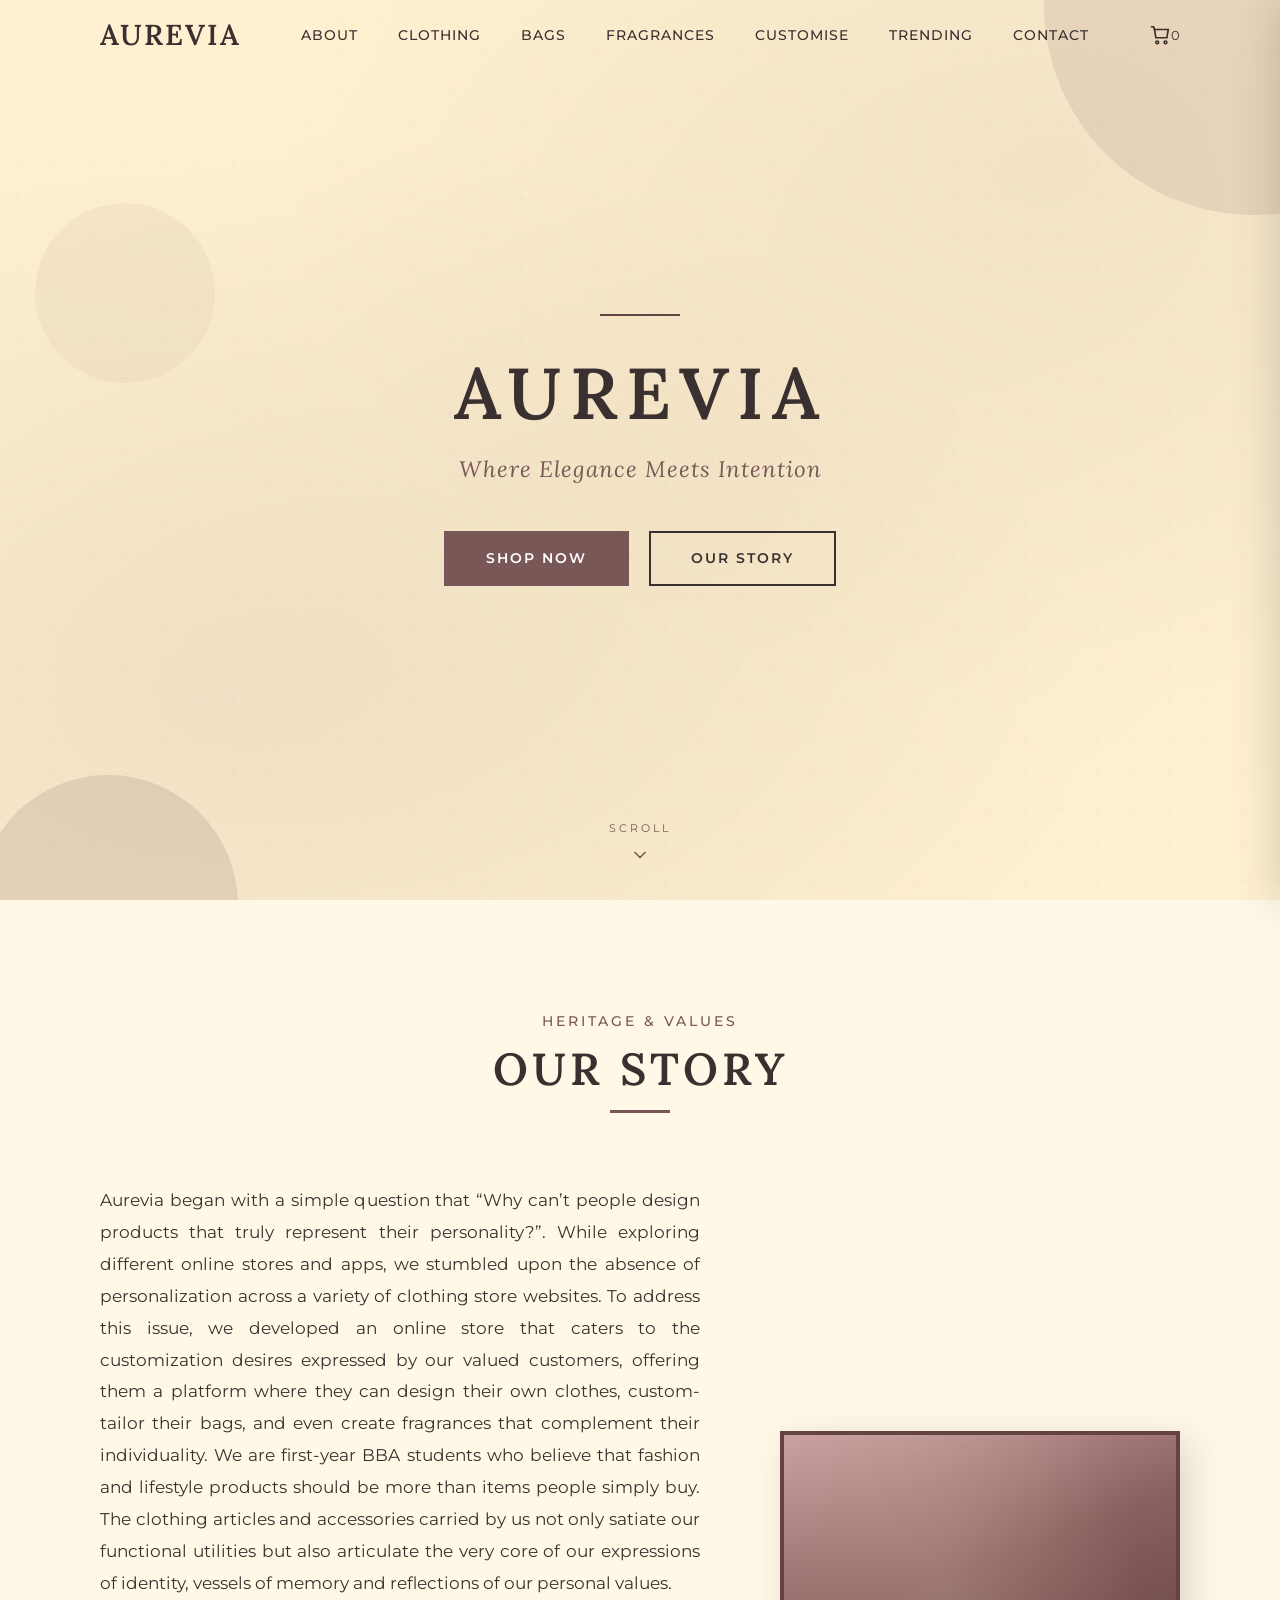
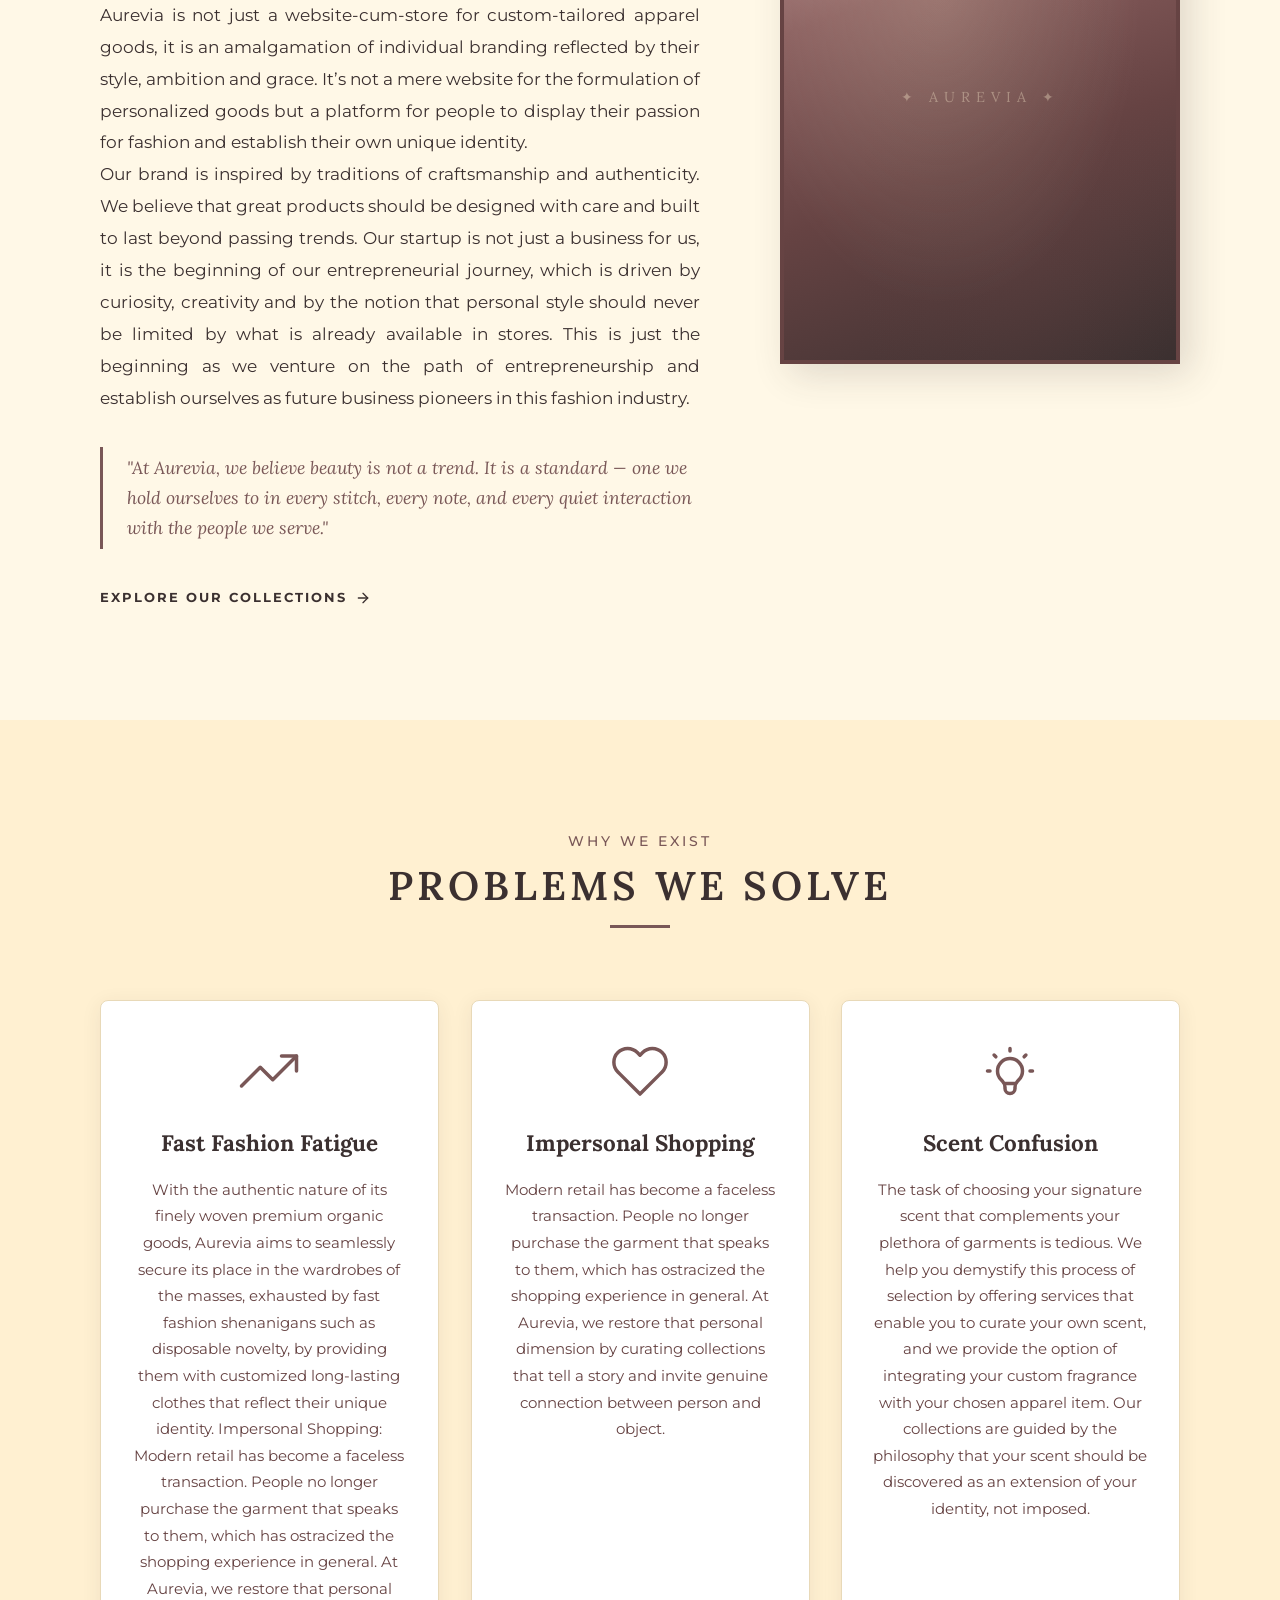
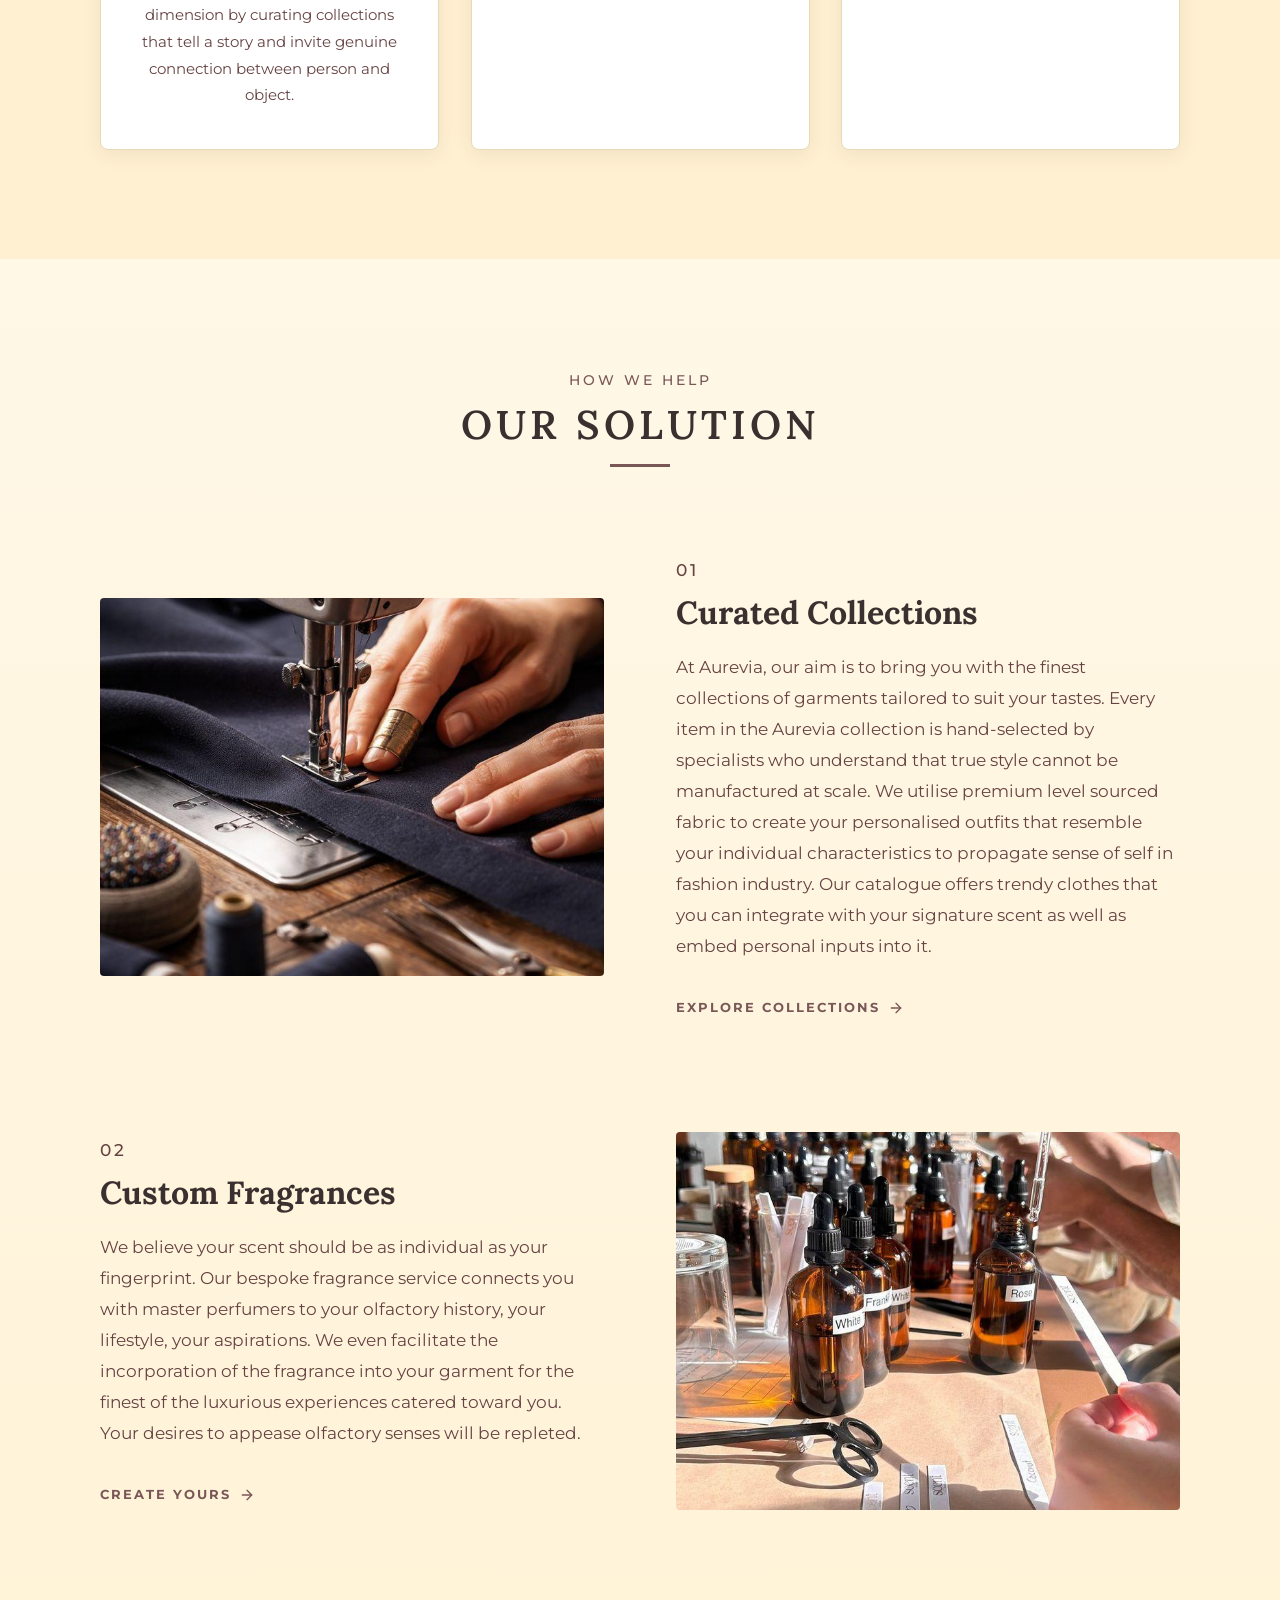
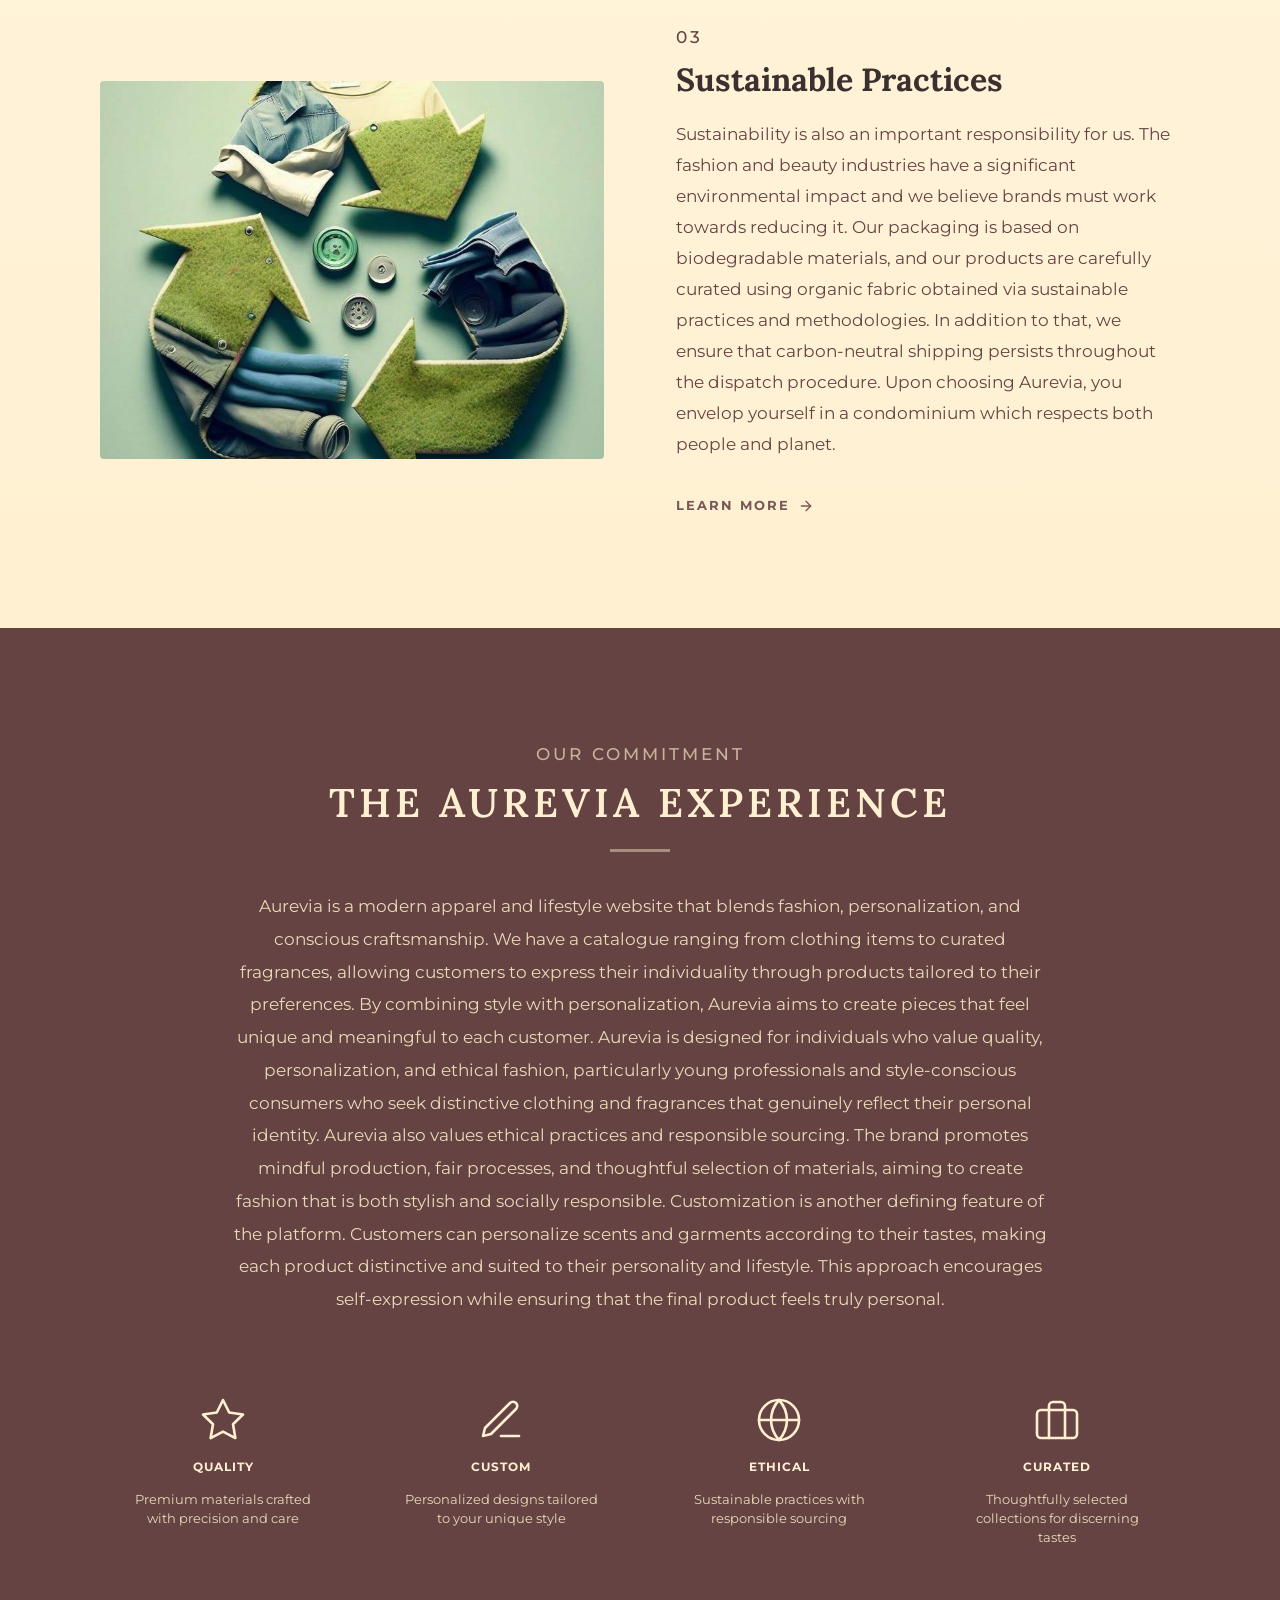
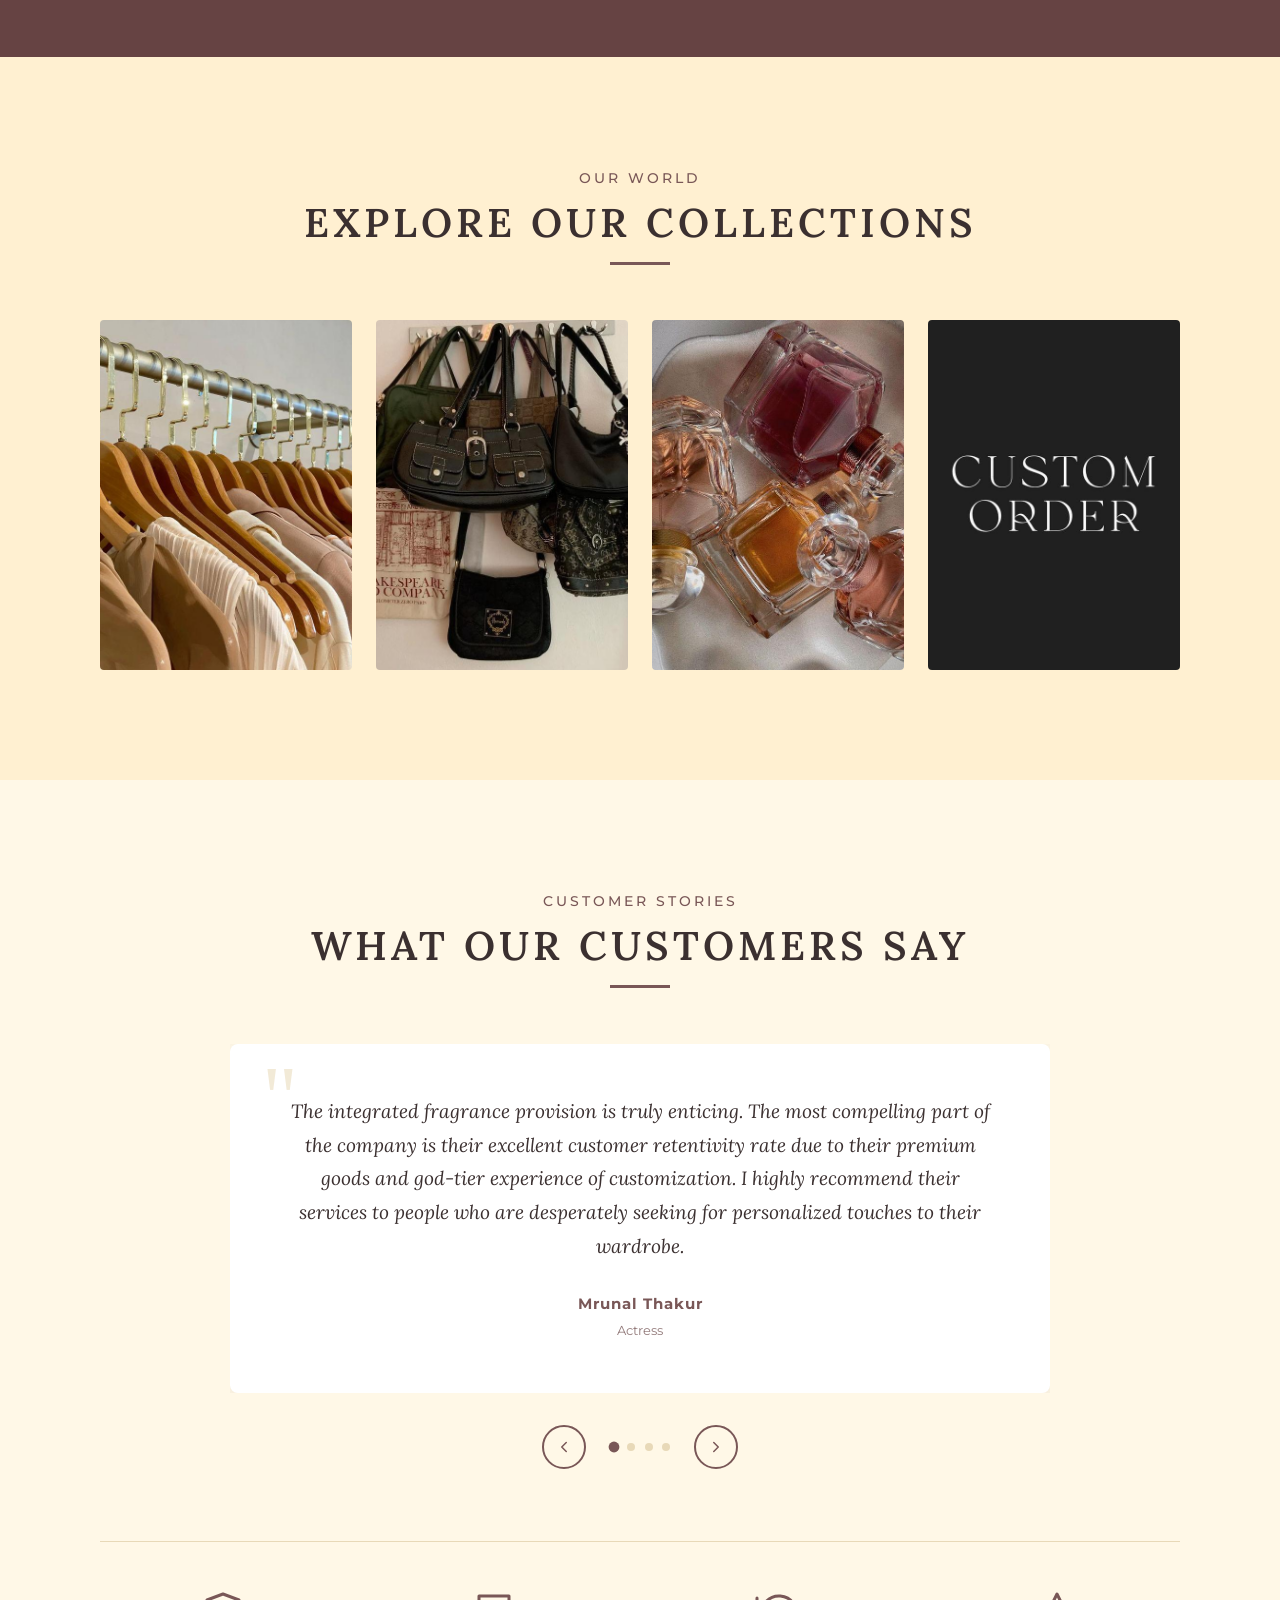
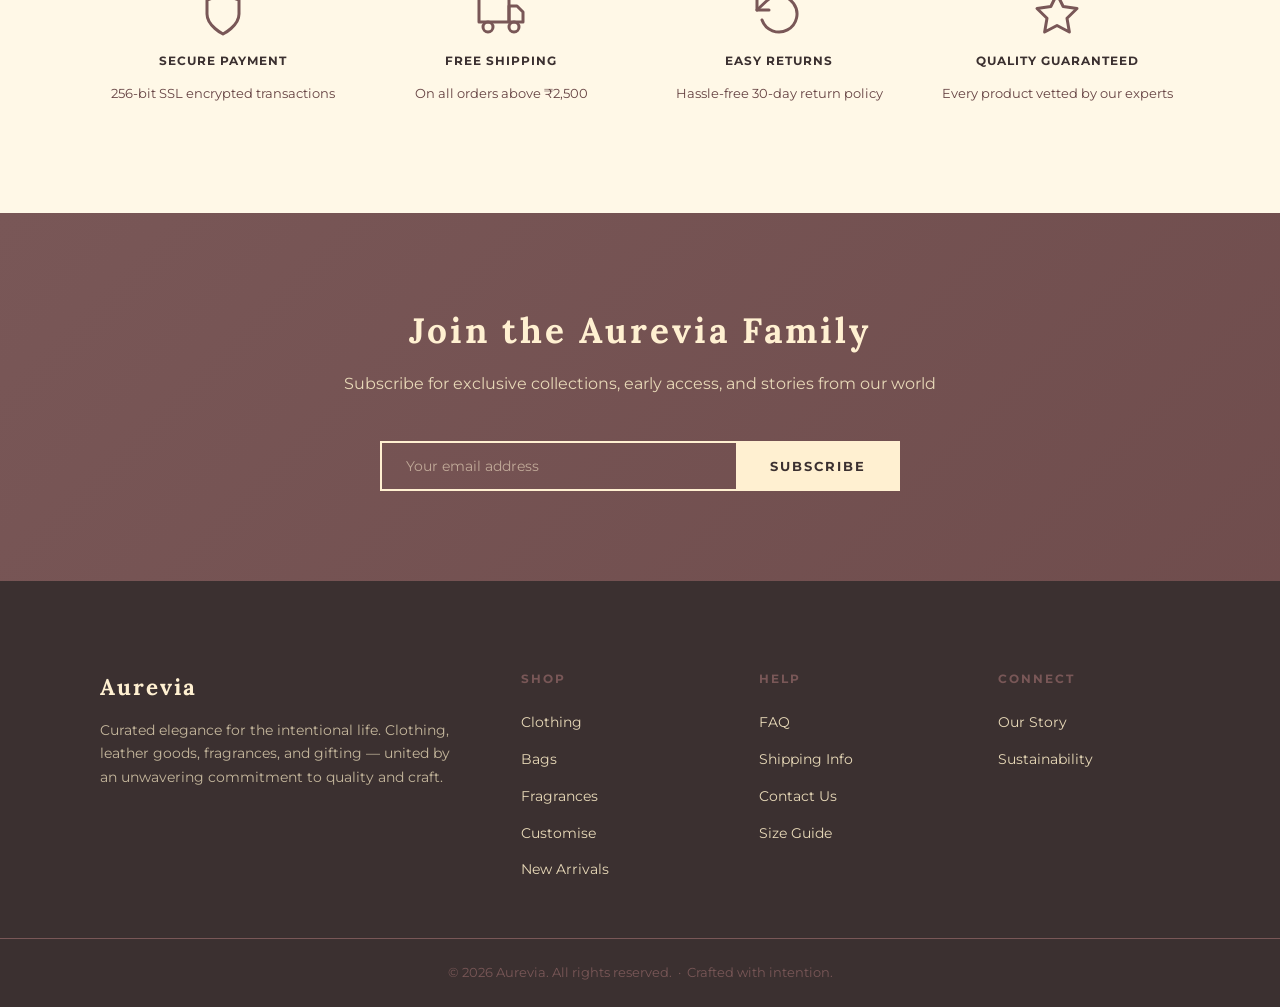
<file: index.html>
<!doctype html>
<html lang="en">
  <head>
    <meta charset="UTF-8" />
    <meta name="viewport" content="width=device-width, initial-scale=1.0" />
    <meta
      name="description"
      content="Aurevia — Curated clothing, leather goods, fragrances, and gifting for the intentional life."
    />
    <title>Aurevia | Curated Elegance</title>

    <!-- Google Fonts -->
    <link rel="preconnect" href="https://fonts.googleapis.com" />
    <link rel="preconnect" href="https://fonts.gstatic.com" crossorigin />
    <link
      href="https://fonts.googleapis.com/css2?family=Lora:ital,wght@0,400..700;1,400..700&family=Montserrat:ital,wght@0,100..900;1,100..900&display=swap"
      rel="stylesheet"
    />

    <!-- Stylesheets -->
    <link rel="stylesheet" href="styles/globals.css" />
    <link rel="stylesheet" href="styles/responsive.css" />
    <link rel="stylesheet" href="styles/about.css" />
  </head>
  <body>
    <!-- ============================================================
       §1  NAVIGATION BAR
       ============================================================ -->
    <nav id="navbar" class="navbar">
      <div class="container">
        <div class="nav-inner">
          <!-- Logo -->
          <a href="index.html" class="logo">Aurevia</a>

          <!-- Desktop Nav -->
          <ul class="nav-links">
            <li><a href="index.html" class="active">About</a></li>
            <li><a href="clothing.html" class="hover-link">Clothing</a></li>
            <li><a href="bags.html" class="hover-link">Bags</a></li>
            <li><a href="fragrances.html" class="hover-link">Fragrances</a></li>
            <li><a href="customise.html" class="hover-link">Customise</a></li>
            <li><a href="trending.html" class="hover-link">Trending</a></li>
            <li><a href="contact.html" class="hover-link">Contact</a></li>
          </ul>

          <!-- Actions -->
          <div class="nav-actions">
            <button class="nav-icon-btn" aria-label="Bag">
              <svg
                width="22"
                height="22"
                fill="none"
                viewBox="0 0 24 24"
                stroke="currentColor"
                stroke-width="1.8"
              >
                <path d="M6 6h15l-1.5 9h-12z" />
                <circle cx="9" cy="20" r="1.5" />
                <circle cx="18" cy="20" r="1.5" />
                <path d="M6 6L5 3H2" />
              </svg>
              <span class="cart-count" id="cartCount">0</span>
            </button>
            <button
              class="hamburger"
              id="hamburgerBtn"
              aria-label="Menu"
              aria-expanded="false"
            >
              <span></span><span></span><span></span>
            </button>
          </div>
        </div>
      </div>
    </nav>

    <!-- Mobile Menu Overlay -->
    <div class="mobile-menu-overlay" id="mobileOverlay"></div>

    <!-- Mobile Menu -->
    <div class="mobile-menu" id="mobileMenu" aria-hidden="true">
      <div class="mobile-menu-header">
        <a href="index.html" class="logo">Aurevia</a>
        <button
          class="mobile-close-btn"
          id="closeMenuBtn"
          aria-label="Close menu"
        >
          <svg
            width="28"
            height="28"
            fill="none"
            viewBox="0 0 24 24"
            stroke="currentColor"
            stroke-width="1.8"
            stroke-linecap="round"
          >
            <line x1="18" y1="6" x2="6" y2="18" />
            <line x1="6" y1="6" x2="18" y2="18" />
          </svg>
        </button>
      </div>
      <ul class="mobile-menu-nav">
        <li><a href="index.html" class="active">About</a></li>
        <li><a href="clothing.html">Clothing</a></li>
        <li><a href="bags.html">Bags</a></li>
        <li><a href="fragrances.html">Fragrances</a></li>
        <li><a href="customise.html">Customise</a></li>
        <li><a href="trending.html">Trending</a></li>
        <li><a href="contact.html">Contact</a></li>
      </ul>
      <div class="mobile-menu-footer">
        <p class="mobile-menu-copyright">&copy; 2026 Aurevia</p>
      </div>
    </div>

    <main>
      <!-- ============================================================
         §2  HERO SECTION
         ============================================================ -->
      <section id="hero" class="hero">
        <div class="hero-bg" aria-hidden="true">
          <div class="hero-shape hero-shape-1"></div>
          <div class="hero-shape hero-shape-2"></div>
          <div class="hero-shape hero-shape-3"></div>
        </div>

        <div class="hero-content">
          <div class="hero-deco-line" aria-hidden="true"></div>
          <h1 class="hero-brand">Aurevia</h1>
          <p class="hero-tagline">Where Elegance Meets Intention</p>
          <div class="hero-buttons">
            <a href="#collections" class="btn-primary">Shop Now</a>
            <a href="#about" class="btn-secondary">Our Story</a>
          </div>
        </div>

        <div class="hero-scroll" aria-hidden="true">
          <span>Scroll</span>
          <svg
            class="scroll-arrow"
            width="20"
            height="20"
            fill="none"
            viewBox="0 0 24 24"
            stroke="currentColor"
            stroke-width="2"
            stroke-linecap="round"
            stroke-linejoin="round"
          >
            <polyline points="6 9 12 15 18 9" />
          </svg>
        </div>
      </section>

      <!-- ============================================================
         §3  ABOUT US INTRODUCTION
         ============================================================ -->
      <section id="about" class="about-section">
        <div class="container">
          <header class="about-header reveal">
            <p class="section-subtitle">Heritage &amp; Values</p>
            <h2 class="section-title">Our Story</h2>
            <hr class="section-divider" />
          </header>

          <div class="about-content">
            <!-- Text Column -->
            <div class="about-text reveal-left">
              <p>
                Aurevia began with a simple question that “Why can’t people
                design products that truly represent their personality?”. While
                exploring different online stores and apps, we stumbled upon the
                absence of personalization across a variety of clothing store
                websites. To address this issue, we developed an online store
                that caters to the customization desires expressed by our valued
                customers, offering them a platform where they can design their
                own clothes, custom-tailor their bags, and even create
                fragrances that complement their individuality. We are
                first-year BBA students who believe that fashion and lifestyle
                products should be more than items people simply buy. The
                clothing articles and accessories carried by us not only satiate
                our functional utilities but also articulate the very core of
                our expressions of identity, vessels of memory and reflections
                of our personal values.
                <br />
                Aurevia is not just a website-cum-store for custom-tailored
                apparel goods, it is an amalgamation of individual branding
                reflected by their style, ambition and grace. It’s not a mere
                website for the formulation of personalized goods but a platform
                for people to display their passion for fashion and establish
                their own unique identity.
                <br />
                Our brand is inspired by traditions of craftsmanship and
                authenticity. We believe that great products should be designed
                with care and built to last beyond passing trends. Our startup
                is not just a business for us, it is the beginning of our
                entrepreneurial journey, which is driven by curiosity,
                creativity and by the notion that personal style should never be
                limited by what is already available in stores. This is just the
                beginning as we venture on the path of entrepreneurship and
                establish ourselves as future business pioneers in this fashion
                industry.
              </p>
              <blockquote class="about-mission">
                "At Aurevia, we believe beauty is not a trend. It is a standard
                — one we hold ourselves to in every stitch, every note, and
                every quiet interaction with the people we serve."
              </blockquote>

              <a href="#collections" class="about-cta hover-link">
                Explore Our Collections
                <svg
                  class="arrow"
                  width="16"
                  height="16"
                  fill="none"
                  viewBox="0 0 24 24"
                  stroke="currentColor"
                  stroke-width="2"
                  stroke-linecap="round"
                  stroke-linejoin="round"
                >
                  <line x1="5" y1="12" x2="19" y2="12" />
                  <polyline points="12 5 19 12 12 19" />
                </svg>
              </a>
            </div>

            <!-- Image Column -->
            <div class="reveal-right">
              <div class="about-image-frame">
                <div
                  class="about-img-placeholder"
                  role="img"
                  aria-label="Aurevia brand photography"
                ></div>
              </div>
            </div>
          </div>
        </div>
      </section>

      <!-- ============================================================
         §4  PROBLEMS WE SOLVE
         ============================================================ -->
      <section id="problems" class="problems-section">
        <div class="container">
          <header class="problems-header reveal">
            <p class="section-subtitle">Why We Exist</p>
            <h2 class="section-title">Problems We Solve</h2>
            <hr class="section-divider" />
          </header>

          <div class="problems-grid">
            <article class="problem-card reveal">
              <div class="problem-icon" aria-hidden="true">
                <svg
                  width="60"
                  height="60"
                  fill="none"
                  viewBox="0 0 24 24"
                  stroke="currentColor"
                  stroke-width="1.4"
                  stroke-linecap="round"
                  stroke-linejoin="round"
                >
                  <polyline points="23 6 13.5 15.5 8.5 10.5 1 18" />
                  <polyline points="17 6 23 6 23 12" />
                </svg>
              </div>
              <h3>Fast Fashion Fatigue</h3>
              <p>
                With the authentic nature of its finely woven premium organic
                goods, Aurevia aims to seamlessly secure its place in the
                wardrobes of the masses, exhausted by fast fashion shenanigans
                such as disposable novelty, by providing them with customized
                long-lasting clothes that reflect their unique identity.
                Impersonal Shopping: Modern retail has become a faceless
                transaction. People no longer purchase the garment that speaks
                to them, which has ostracized the shopping experience in
                general. At Aurevia, we restore that personal dimension by
                curating collections that tell a story and invite genuine
                connection between person and object.
              </p>
            </article>

            <article class="problem-card reveal">
              <div class="problem-icon" aria-hidden="true">
                <svg
                  width="60"
                  height="60"
                  fill="none"
                  viewBox="0 0 24 24"
                  stroke="currentColor"
                  stroke-width="1.4"
                  stroke-linecap="round"
                  stroke-linejoin="round"
                >
                  <path
                    d="M20.84 4.61a5.5 5.5 0 00-7.78 0L12 5.67l-1.06-1.06a5.5 5.5 0 00-7.78 7.78l1.06 1.06L12 21.23l7.78-7.78 1.06-1.06a5.5 5.5 0 000-7.78z"
                  />
                </svg>
              </div>
              <h3>Impersonal Shopping</h3>
              <p>
                Modern retail has become a faceless transaction. People no
                longer purchase the garment that speaks to them, which has
                ostracized the shopping experience in general. At Aurevia, we
                restore that personal dimension by curating collections that
                tell a story and invite genuine connection between person and
                object.
              </p>
            </article>

            <article class="problem-card reveal">
              <div class="problem-icon" aria-hidden="true">
                <svg
                  width="60"
                  height="60"
                  fill="none"
                  viewBox="0 0 24 24"
                  stroke="currentColor"
                  stroke-width="1.4"
                  stroke-linecap="round"
                  stroke-linejoin="round"
                >
                  <path
                    d="M9.663 17h4.673M12 3v1m6.364 1.636l-.707.707M21 12h-1M4 12H3m3.343-5.657l-.707-.707m2.828 9.9a5 5 0 117.072 0l-.548.547A3.374 3.374 0 0014 18.469V19a2 2 0 11-4 0v-.531c0-.895-.356-1.754-.988-2.386l-.548-.547z"
                  />
                </svg>
              </div>
              <h3>Scent Confusion</h3>
              <p>
                The task of choosing your signature scent that complements your
                plethora of garments is tedious. We help you demystify this
                process of selection by offering services that enable you to
                curate your own scent, and we provide the option of integrating
                your custom fragrance with your chosen apparel item. Our
                collections are guided by the philosophy that your scent should
                be discovered as an extension of your identity, not imposed.
              </p>
            </article>
          </div>
        </div>
      </section>

      <!-- ============================================================
         §5  OUR SOLUTION
         ============================================================ -->
      <section id="solution" class="solution-section">
        <div class="container">
          <header class="solution-header reveal">
            <p class="section-subtitle">How We Help</p>
            <h2 class="section-title">Our Solution</h2>
            <hr class="section-divider" />
          </header>

          <!-- Row 1: image LEFT, text RIGHT -->
          <div class="solution-row reveal">
            <div class="solution-img">
              <div
                class="solution-img-placeholder sol-img-1"
                role="img"
                aria-label="Curated clothing collection"
              ></div>
            </div>
            <div class="solution-text">
              <p class="section-subtitle" style="text-align: left">01</p>
              <h3>Curated Collections</h3>
              <p>
                At Aurevia, our aim is to bring you with the finest collections
                of garments tailored to suit your tastes. Every item in the
                Aurevia collection is hand-selected by specialists who
                understand that true style cannot be manufactured at scale. We
                utilise premium level sourced fabric to create your personalised
                outfits that resemble your individual characteristics to
                propagate sense of self in fashion industry. Our catalogue
                offers trendy clothes that you can integrate with your signature
                scent as well as embed personal inputs into it.
              </p>
              <a
                href="/images/home-page/explore-section/img6.jpeg"
                class="solution-link"
              >
                Explore Collections
                <svg
                  class="arrow"
                  width="16"
                  height="16"
                  fill="none"
                  viewBox="0 0 24 24"
                  stroke="currentColor"
                  stroke-width="2"
                  stroke-linecap="round"
                  stroke-linejoin="round"
                >
                  <line x1="5" y1="12" x2="19" y2="12" />
                  <polyline points="12 5 19 12 12 19" />
                </svg>
              </a>
            </div>
          </div>

          <!-- Row 2: text LEFT, image RIGHT (reverse) -->
          <div class="solution-row reverse reveal">
            <div class="solution-img">
              <div
                class="solution-img-placeholder sol-img-2"
                role="img"
                aria-label="Bespoke fragrance service"
              ></div>
            </div>
            <div class="solution-text">
              <p class="section-subtitle" style="text-align: left">02</p>
              <h3>Custom Fragrances</h3>
              <p>
                We believe your scent should be as individual as your
                fingerprint. Our bespoke fragrance service connects you with
                master perfumers to your olfactory history, your lifestyle, your
                aspirations. We even facilitate the incorporation of the
                fragrance into your garment for the finest of the luxurious
                experiences catered toward you. Your desires to appease
                olfactory senses will be repleted.
              </p>
              <a href="#collections" class="solution-link">
                Create Yours
                <svg
                  class="arrow"
                  width="16"
                  height="16"
                  fill="none"
                  viewBox="0 0 24 24"
                  stroke="currentColor"
                  stroke-width="2"
                  stroke-linecap="round"
                  stroke-linejoin="round"
                >
                  <line x1="5" y1="12" x2="19" y2="12" />
                  <polyline points="12 5 19 12 12 19" />
                </svg>
              </a>
            </div>
          </div>

          <!-- Row 3: image LEFT, text RIGHT -->
          <div class="solution-row reveal">
            <div class="solution-img">
              <div
                class="solution-img-placeholder sol-img-3"
                role="img"
                aria-label="Sustainable practices"
              ></div>
            </div>
            <div class="solution-text">
              <p class="section-subtitle" style="text-align: left">03</p>
              <h3>Sustainable Practices</h3>
              <p>
                Sustainability is also an important responsibility for us. The
                fashion and beauty industries have a significant environmental
                impact and we believe brands must work towards reducing it. Our
                packaging is based on biodegradable materials, and our products
                are carefully curated using organic fabric obtained via
                sustainable practices and methodologies. In addition to that, we
                ensure that carbon-neutral shipping persists throughout the
                dispatch procedure. Upon choosing Aurevia, you envelop yourself
                in a condominium which respects both people and planet.
              </p>
              <a href="#about" class="solution-link">
                Learn More
                <svg
                  class="arrow"
                  width="16"
                  height="16"
                  fill="none"
                  viewBox="0 0 24 24"
                  stroke="currentColor"
                  stroke-width="2"
                  stroke-linecap="round"
                  stroke-linejoin="round"
                >
                  <line x1="5" y1="12" x2="19" y2="12" />
                  <polyline points="12 5 19 12 12 19" />
                </svg>
              </a>
            </div>
          </div>
        </div>
      </section>

      <!-- ============================================================
         §6  PROJECT INTRODUCTION (dark section)
         ============================================================ -->
      <section id="project" class="project-section">
        <div class="container">
          <div class="project-intro reveal">
            <p class="section-subtitle">Our Commitment</p>
            <h2 class="section-title">The Aurevia Experience</h2>
            <hr class="project-divider" />
            <p>
              Aurevia is a modern apparel and lifestyle website that blends
              fashion, personalization, and conscious craftsmanship. We have a
              catalogue ranging from clothing items to curated fragrances,
              allowing customers to express their individuality through products
              tailored to their preferences. By combining style with
              personalization, Aurevia aims to create pieces that feel unique
              and meaningful to each customer. Aurevia is designed for
              individuals who value quality, personalization, and ethical
              fashion, particularly young professionals and style-conscious
              consumers who seek distinctive clothing and fragrances that
              genuinely reflect their personal identity. Aurevia also values
              ethical practices and responsible sourcing. The brand promotes
              mindful production, fair processes, and thoughtful selection of
              materials, aiming to create fashion that is both stylish and
              socially responsible. Customization is another defining feature of
              the platform. Customers can personalize scents and garments
              according to their tastes, making each product distinctive and
              suited to their personality and lifestyle. This approach
              encourages self-expression while ensuring that the final product
              feels truly personal.
            </p>
          </div>

          <div class="project-features">
            <div class="project-feat reveal">
              <div class="project-feat-icon" aria-hidden="true">
                <svg
                  width="48"
                  height="48"
                  fill="none"
                  viewBox="0 0 24 24"
                  stroke="currentColor"
                  stroke-width="1.3"
                  stroke-linecap="round"
                  stroke-linejoin="round"
                >
                  <polygon
                    points="12 2 15.09 8.26 22 9.27 17 14.14 18.18 21.02 12 17.77 5.82 21.02 7 14.14 2 9.27 8.91 8.26 12 2"
                  />
                </svg>
              </div>
              <h4>Quality</h4>
              <p>Premium materials crafted with precision and care</p>
            </div>

            <div class="project-feat reveal">
              <div class="project-feat-icon" aria-hidden="true">
                <svg
                  width="48"
                  height="48"
                  fill="none"
                  viewBox="0 0 24 24"
                  stroke="currentColor"
                  stroke-width="1.3"
                  stroke-linecap="round"
                  stroke-linejoin="round"
                >
                  <path d="M12 20h9" />
                  <path
                    d="M16.5 3.5a2.121 2.121 0 013 3L7 19l-4 1 1-4L16.5 3.5z"
                  />
                </svg>
              </div>
              <h4>Custom</h4>
              <p>Personalized designs tailored to your unique style</p>
            </div>

            <div class="project-feat reveal">
              <div class="project-feat-icon" aria-hidden="true">
                <svg
                  width="48"
                  height="48"
                  fill="none"
                  viewBox="0 0 24 24"
                  stroke="currentColor"
                  stroke-width="1.3"
                  stroke-linecap="round"
                  stroke-linejoin="round"
                >
                  <circle cx="12" cy="12" r="10" />
                  <line x1="2" y1="12" x2="22" y2="12" />
                  <path
                    d="M12 2a15.3 15.3 0 014 10 15.3 15.3 0 01-4 10 15.3 15.3 0 01-4-10 15.3 15.3 0 014-10z"
                  />
                </svg>
              </div>
              <h4>Ethical</h4>
              <p>Sustainable practices with responsible sourcing</p>
            </div>

            <div class="project-feat reveal">
              <div class="project-feat-icon" aria-hidden="true">
                <svg
                  width="48"
                  height="48"
                  fill="none"
                  viewBox="0 0 24 24"
                  stroke="currentColor"
                  stroke-width="1.3"
                  stroke-linecap="round"
                  stroke-linejoin="round"
                >
                  <rect x="2" y="7" width="20" height="14" rx="2" ry="2" />
                  <path d="M16 21V5a2 2 0 00-2-2h-4a2 2 0 00-2 2v16" />
                </svg>
              </div>
              <h4>Curated</h4>
              <p>Thoughtfully selected collections for discerning tastes</p>
            </div>
          </div>
        </div>
      </section>

      <!-- ============================================================
         §7  FEATURED CATEGORIES
         ============================================================ -->
      <section id="collections" class="categories-section">
        <div class="container">
          <header class="categories-header reveal">
            <p class="section-subtitle">Our World</p>
            <h2 class="section-title">Explore Our Collections</h2>
            <hr class="section-divider" />
          </header>

          <div class="categories-grid">
            <div
              class="cat-card reveal"
              tabindex="0"
              role="button"
              aria-label="Shop Clothing"
            >
              <div class="cat-img cat-img-clothing"></div>
              <div class="cat-overlay">
                <span class="cat-name">Clothing</span>
                <a href="clothing.html" class="cat-btn">Shop Now &rarr;</a>
              </div>
            </div>

            <div
              class="cat-card reveal"
              tabindex="0"
              role="button"
              aria-label="Shop Bags"
            >
              <div class="cat-img cat-img-bags"></div>
              <div class="cat-overlay">
                <span class="cat-name">Bags</span>
                <a href="bags.html" class="cat-btn">Shop Now &rarr;</a>
              </div>
            </div>

            <div
              class="cat-card reveal"
              tabindex="0"
              role="button"
              aria-label="Shop Fragrances"
            >
              <div class="cat-img cat-img-fragrances"></div>
              <div class="cat-overlay">
                <span class="cat-name">Fragrances</span>
                <a href="fragrances.html" class="cat-btn">Shop Now &rarr;</a>
              </div>
            </div>

            <div
              class="cat-card reveal"
              tabindex="0"
              role="button"
              aria-label="Shop Gifting"
            >
              <div class="cat-img cat-img-gifting"></div>
              <div class="cat-overlay">
                <span class="cat-name">Customise</span>
                <a href="customise.html" class="cat-btn">Shop Now &rarr;</a>
              </div>
            </div>
          </div>
        </div>
      </section>

      <!-- ============================================================
         §8  TESTIMONIALS / TRUST
         ============================================================ -->
      <section id="testimonials" class="testimonials-section">
        <div class="container">
          <header class="testimonials-header reveal">
            <p class="section-subtitle">Customer Stories</p>
            <h2 class="section-title">What Our Customers Say</h2>
            <hr class="section-divider" />
          </header>

          <!-- Carousel -->
          <div class="carousel-wrap reveal">
            <div class="carousel-track" id="carouselTrack">
              <div class="t-slide active">
                <div class="t-card">
                  <span class="t-quote-mark" aria-hidden="true">"</span>
                  <p class="t-text">
                    The integrated fragrance provision is truly enticing. The
                    most compelling part of the company is their excellent
                    customer retentivity rate due to their premium goods and
                    god-tier experience of customization. I highly recommend
                    their services to people who are desperately seeking for
                    personalized touches to their wardrobe.
                  </p>
                  <p class="t-author">Mrunal Thakur</p>
                  <p class="t-role">Actress</p>
                </div>
              </div>

              <div class="t-slide">
                <div class="t-card">
                  <span class="t-quote-mark" aria-hidden="true">"</span>
                  <p class="t-text">
                    Student at Nirma University Aurevia has one of the best
                    customer services which I highly appreciate due to its
                    authenticity and sincerity towards its consumer base. Their
                    ability to produce any personalized designs that their
                    consumer desires has honestly retained me as their regular!
                    I absolutely cherish the craftsmanship exhibited through the
                    finest designs that they custom-tailor. completely mine.
                  </p>
                  <p class="t-author">Janhavee Bhagwat</p>
                  <p class="t-role">Student, Nirma University</p>
                </div>
              </div>

              <div class="t-slide">
                <div class="t-card">
                  <span class="t-quote-mark" aria-hidden="true">"</span>
                  <p class="t-text">
                    The garments I purchased are of fine quality manufactured
                    with the utmost precision and what I truly appreciate is the
                    machinery and artistry they employ seamlessly blending both
                    art and science to create a customizable product that a
                    techie like me could also comfortably carry around, breaking
                    the stereotype that people in tech field do not possess an
                    exquisite style .
                  </p>
                  <p class="t-author">Radhika Singhal</p>
                  <p class="t-role">Techie at Nutriboom</p>
                </div>
              </div>

              <div class="t-slide">
                <div class="t-card">
                  <span class="t-quote-mark" aria-hidden="true">"</span>
                  <p class="t-text">
                    What impresses me most about Aurevia is the consistency of
                    their principles. Every interaction, from browsing their
                    website to opening a package which reflects the same
                    commitment to quality and care. It is rare to find a brand
                    that actually lives its values rather than simply
                    advertising them. Aurevia is genuinely that brand which
                    nurtures both people and planet.
                  </p>
                  <p class="t-author">Saraswati Tandon</p>
                  <p class="t-role">CEO of Tandon Industries</p>
                </div>
              </div>
            </div>
            <!-- /carousel-track -->

            <div class="carousel-controls">
              <button
                class="c-arrow"
                id="prevBtn"
                aria-label="Previous testimonial"
              >
                <svg
                  width="18"
                  height="18"
                  fill="none"
                  viewBox="0 0 24 24"
                  stroke="currentColor"
                  stroke-width="2"
                  stroke-linecap="round"
                  stroke-linejoin="round"
                >
                  <polyline points="15 18 9 12 15 6" />
                </svg>
              </button>

              <div class="c-dots" id="cDots">
                <button
                  class="c-dot active"
                  data-index="0"
                  aria-label="Testimonial 1"
                ></button>
                <button
                  class="c-dot"
                  data-index="1"
                  aria-label="Testimonial 2"
                ></button>
                <button
                  class="c-dot"
                  data-index="2"
                  aria-label="Testimonial 3"
                ></button>
                <button
                  class="c-dot"
                  data-index="3"
                  aria-label="Testimonial 4"
                ></button>
              </div>

              <button
                class="c-arrow"
                id="nextBtn"
                aria-label="Next testimonial"
              >
                <svg
                  width="18"
                  height="18"
                  fill="none"
                  viewBox="0 0 24 24"
                  stroke="currentColor"
                  stroke-width="2"
                  stroke-linecap="round"
                  stroke-linejoin="round"
                >
                  <polyline points="9 18 15 12 9 6" />
                </svg>
              </button>
            </div>
          </div>
          <!-- /carousel-wrap -->

          <!-- Trust Badges -->
          <div class="trust-grid">
            <div class="trust-item reveal">
              <svg
                class="trust-icon"
                fill="none"
                viewBox="0 0 24 24"
                stroke="currentColor"
                stroke-width="1.5"
                stroke-linecap="round"
                stroke-linejoin="round"
                aria-hidden="true"
              >
                <path d="M12 22s8-4 8-10V5l-8-3-8 3v7c0 6 8 10 8 10z" />
              </svg>
              <h4>Secure Payment</h4>
              <p>256-bit SSL encrypted transactions</p>
            </div>

            <div class="trust-item reveal">
              <svg
                class="trust-icon"
                fill="none"
                viewBox="0 0 24 24"
                stroke="currentColor"
                stroke-width="1.5"
                stroke-linecap="round"
                stroke-linejoin="round"
                aria-hidden="true"
              >
                <rect x="1" y="3" width="15" height="13" />
                <polygon points="16 8 20 8 23 11 23 16 16 16 16 8" />
                <circle cx="5.5" cy="18.5" r="2.5" />
                <circle cx="18.5" cy="18.5" r="2.5" />
              </svg>
              <h4>Free Shipping</h4>
              <p>On all orders above &#8377;2,500</p>
            </div>

            <div class="trust-item reveal">
              <svg
                class="trust-icon"
                fill="none"
                viewBox="0 0 24 24"
                stroke="currentColor"
                stroke-width="1.5"
                stroke-linecap="round"
                stroke-linejoin="round"
                aria-hidden="true"
              >
                <polyline points="1 4 1 10 7 10" />
                <path d="M3.51 15a9 9 0 102.13-9.36L1 10" />
              </svg>
              <h4>Easy Returns</h4>
              <p>Hassle-free 30-day return policy</p>
            </div>

            <div class="trust-item reveal">
              <svg
                class="trust-icon"
                fill="none"
                viewBox="0 0 24 24"
                stroke="currentColor"
                stroke-width="1.5"
                stroke-linecap="round"
                stroke-linejoin="round"
                aria-hidden="true"
              >
                <polygon
                  points="12 2 15.09 8.26 22 9.27 17 14.14 18.18 21.02 12 17.77 5.82 21.02 7 14.14 2 9.27 8.91 8.26 12 2"
                />
              </svg>
              <h4>Quality Guaranteed</h4>
              <p>Every product vetted by our experts</p>
            </div>
          </div>
        </div>
      </section>

      <!-- ============================================================
         §9  CTA / NEWSLETTER BANNER
         ============================================================ -->
      <section id="newsletter" class="cta-section">
        <div class="container">
          <h2>Join the Aurevia Family</h2>
          <p>
            Subscribe for exclusive collections, early access, and stories from
            our world
          </p>

          <form class="cta-form" id="ctaForm" novalidate>
            <input
              type="email"
              class="cta-input"
              id="ctaEmail"
              placeholder="Your email address"
              autocomplete="email"
              required
            />
            <button type="submit" class="cta-submit">Subscribe</button>
          </form>

          <div
            class="cta-success"
            id="ctaSuccess"
            aria-live="polite"
            role="status"
          >
            <div class="cta-check" aria-hidden="true">
              <svg
                width="16"
                height="16"
                fill="none"
                viewBox="0 0 24 24"
                stroke="currentColor"
                stroke-width="3"
                stroke-linecap="round"
                stroke-linejoin="round"
              >
                <polyline points="20 6 9 17 4 12" />
              </svg>
            </div>
            <span>Thank you for joining us. Welcome to Aurevia.</span>
          </div>
        </div>
      </section>
    </main>

    <!-- ============================================================
       §10  FOOTER
       ============================================================ -->
    <footer class="footer" id="contact">
      <div class="container">
        <div class="footer-grid">
          <!-- Brand -->
          <div class="footer-brand">
            <h3>Aurevia</h3>
            <p>
              Curated elegance for the intentional life. Clothing, leather
              goods, fragrances, and gifting — united by an unwavering
              commitment to quality and craft.
            </p>
          </div>

          <!-- Shop -->
          <div class="footer-col">
            <h4>Shop</h4>
            <ul class="footer-links">
              <li><a href="clothing.html">Clothing</a></li>
              <li><a href="bags.html">Bags</a></li>
              <li><a href="fragrances.html">Fragrances</a></li>
              <li><a href="customise.html">Customise</a></li>
              <li><a href="trending.html">New Arrivals</a></li>
            </ul>
          </div>

          <!-- Help -->
          <div class="footer-col">
            <h4>Help</h4>
            <ul class="footer-links">
              <li><a href="#">FAQ</a></li>
              <li><a href="#">Shipping Info</a></li>
              <li><a href="contact.html">Contact Us</a></li>
              <li><a href="#">Size Guide</a></li>
            </ul>
          </div>

          <!-- Connect -->
          <div class="footer-col">
            <h4>Connect</h4>
            <ul class="footer-links">
              <li><a href="index.html">Our Story</a></li>
              <li><a href="#">Sustainability</a></li>
            </ul>
          </div>
        </div>
      </div>

      <div class="footer-bottom">
        <div class="container">
          <p>
            &copy; 2026 Aurevia. All rights reserved. &nbsp;&middot;&nbsp;
            Crafted with intention.
          </p>
        </div>
      </div>
    </footer>

    <!-- ============================================================
       JAVASCRIPT
       ============================================================ -->
    <script>
      "use strict";

      /* ─── 1. Navbar: transparent → solid on scroll ─── */
      const navbar = document.getElementById("navbar");
      const navLinkEls = document.querySelectorAll(".nav-links a");
      const sections = document.querySelectorAll("section[id]");

      function updateNav() {
        navbar.classList.toggle("scrolled", window.scrollY > 60);

        let current = "";
        sections.forEach((sec) => {
          if (window.scrollY >= sec.offsetTop - 110) current = sec.id;
        });
        navLinkEls.forEach((a) => {
          a.classList.toggle(
            "active",
            a.getAttribute("href") === "#" + current,
          );
        });
      }

      window.addEventListener("scroll", updateNav, { passive: true });
      updateNav();

      /* ─── 2. Mobile menu ─── */
      const mobileMenu = document.getElementById("mobileMenu");
      const hamburgerBtn = document.getElementById("hamburgerBtn");
      const closeMenuBtn = document.getElementById("closeMenuBtn");

      function openMenu() {
        mobileMenu.classList.add("open");
        mobileMenu.setAttribute("aria-hidden", "false");
        hamburgerBtn.setAttribute("aria-expanded", "true");
        document.body.style.overflow = "hidden";
      }

      function closeMenu() {
        mobileMenu.classList.remove("open");
        mobileMenu.setAttribute("aria-hidden", "true");
        hamburgerBtn.setAttribute("aria-expanded", "false");
        document.body.style.overflow = "";
      }

      hamburgerBtn.addEventListener("click", openMenu);
      closeMenuBtn.addEventListener("click", closeMenu);
      mobileMenu
        .querySelectorAll("a")
        .forEach((a) => a.addEventListener("click", closeMenu));
      document.addEventListener("keydown", (e) => {
        if (e.key === "Escape") closeMenu();
      });

      /* ─── 3. Scroll-reveal via Intersection Observer ─── */
      const revealEls = document.querySelectorAll(
        ".reveal, .reveal-left, .reveal-right",
      );

      const observer = new IntersectionObserver(
        (entries) => {
          entries.forEach((entry) => {
            if (!entry.isIntersecting) return;

            /* Stagger items inside grid containers */
            const grid = entry.target.closest(
              ".problems-grid, .categories-grid, .trust-grid, .project-features",
            );
            if (grid) {
              const siblings = Array.from(
                grid.querySelectorAll(".reveal, .reveal-left, .reveal-right"),
              );
              entry.target.style.transitionDelay =
                siblings.indexOf(entry.target) * 0.1 + "s";
            }

            entry.target.classList.add("visible");
            observer.unobserve(entry.target);
          });
        },
        { threshold: 0.15, rootMargin: "0px 0px -40px 0px" },
      );

      revealEls.forEach((el) => observer.observe(el));

      /* ─── 4. Testimonials carousel ─── */
      const slides = document.querySelectorAll(".t-slide");
      const dots = document.querySelectorAll(".c-dot");
      let current = 0;
      let timer;

      function goTo(idx) {
        slides[current].classList.remove("active");
        dots[current].classList.remove("active");
        current = (idx + slides.length) % slides.length;
        slides[current].classList.add("active");
        dots[current].classList.add("active");
      }

      function startAuto() {
        timer = setInterval(() => goTo(current + 1), 5000);
      }
      function resetAuto() {
        clearInterval(timer);
        startAuto();
      }

      document.getElementById("prevBtn").addEventListener("click", () => {
        goTo(current - 1);
        resetAuto();
      });
      document.getElementById("nextBtn").addEventListener("click", () => {
        goTo(current + 1);
        resetAuto();
      });
      dots.forEach((d) =>
        d.addEventListener("click", () => {
          goTo(+d.dataset.index);
          resetAuto();
        }),
      );

      startAuto();

      /* ─── 5. Newsletter form ─── */
      document.getElementById("ctaForm").addEventListener("submit", (e) => {
        e.preventDefault();
        const email = document.getElementById("ctaEmail").value.trim();
        if (!email) return;
        e.target.style.display = "none";
        document.getElementById("ctaSuccess").classList.add("show");
      });

      /* ─── 6. Smooth-scroll anchor links ─── */
      document.querySelectorAll('a[href^="#"]').forEach((a) => {
        a.addEventListener("click", function (e) {
          const href = this.getAttribute("href");
          if (href === "#") return;
          const target = document.querySelector(href);
          if (!target) return;
          e.preventDefault();
          window.scrollTo({ top: target.offsetTop - 68, behavior: "smooth" });
        });
      });
    </script>
  </body>
</html>
</file>
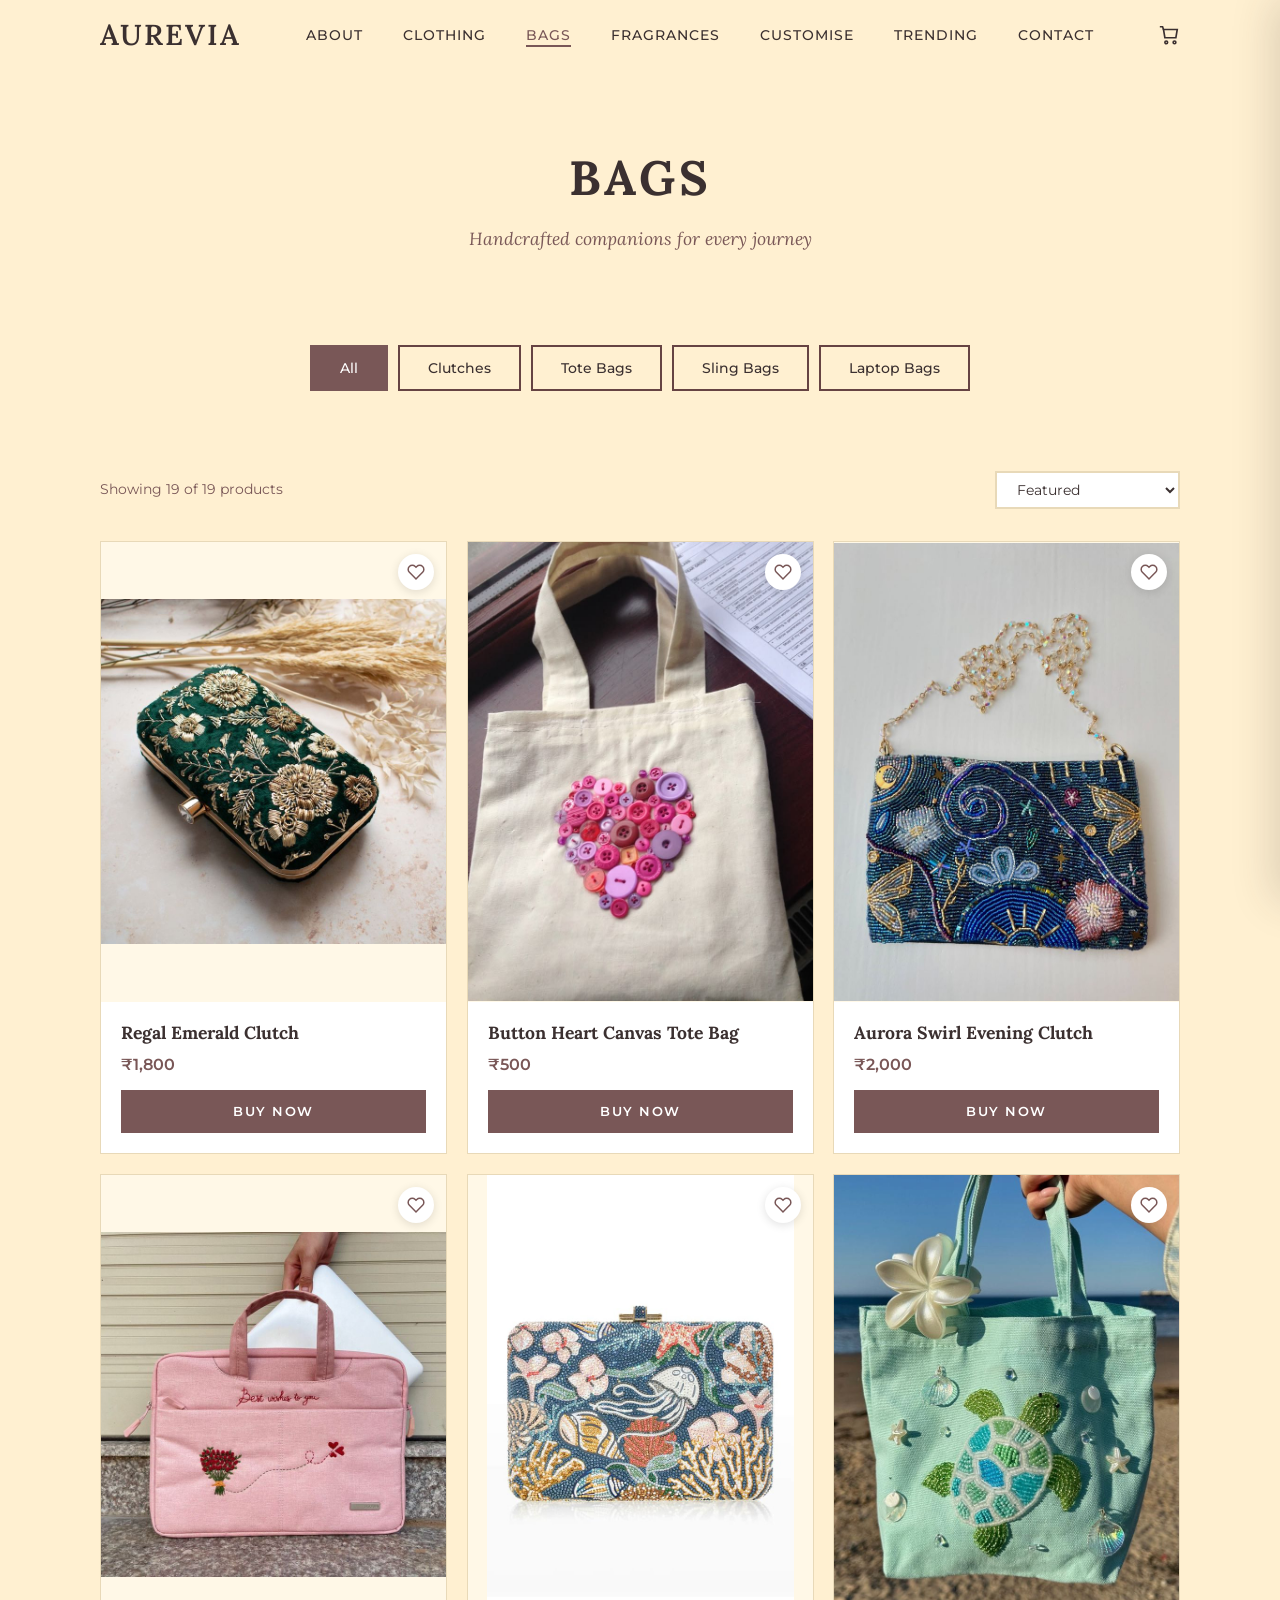
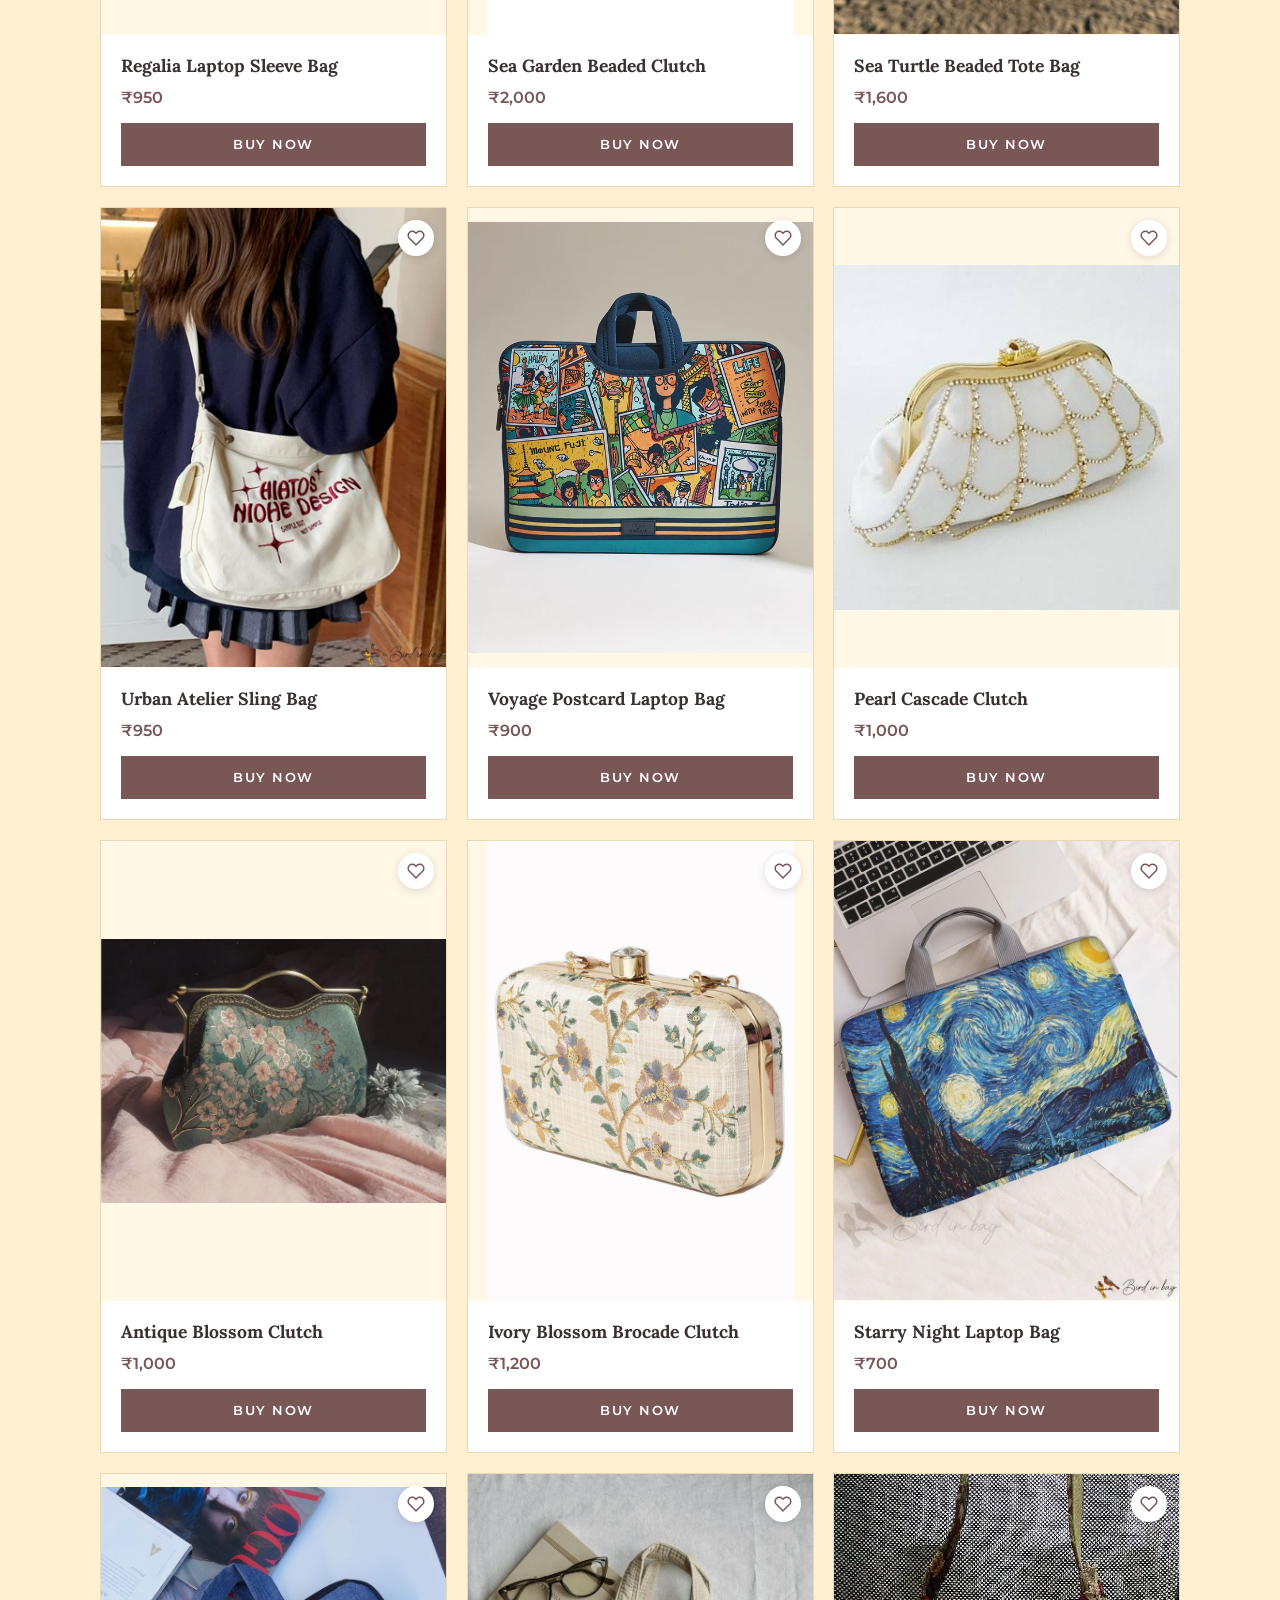
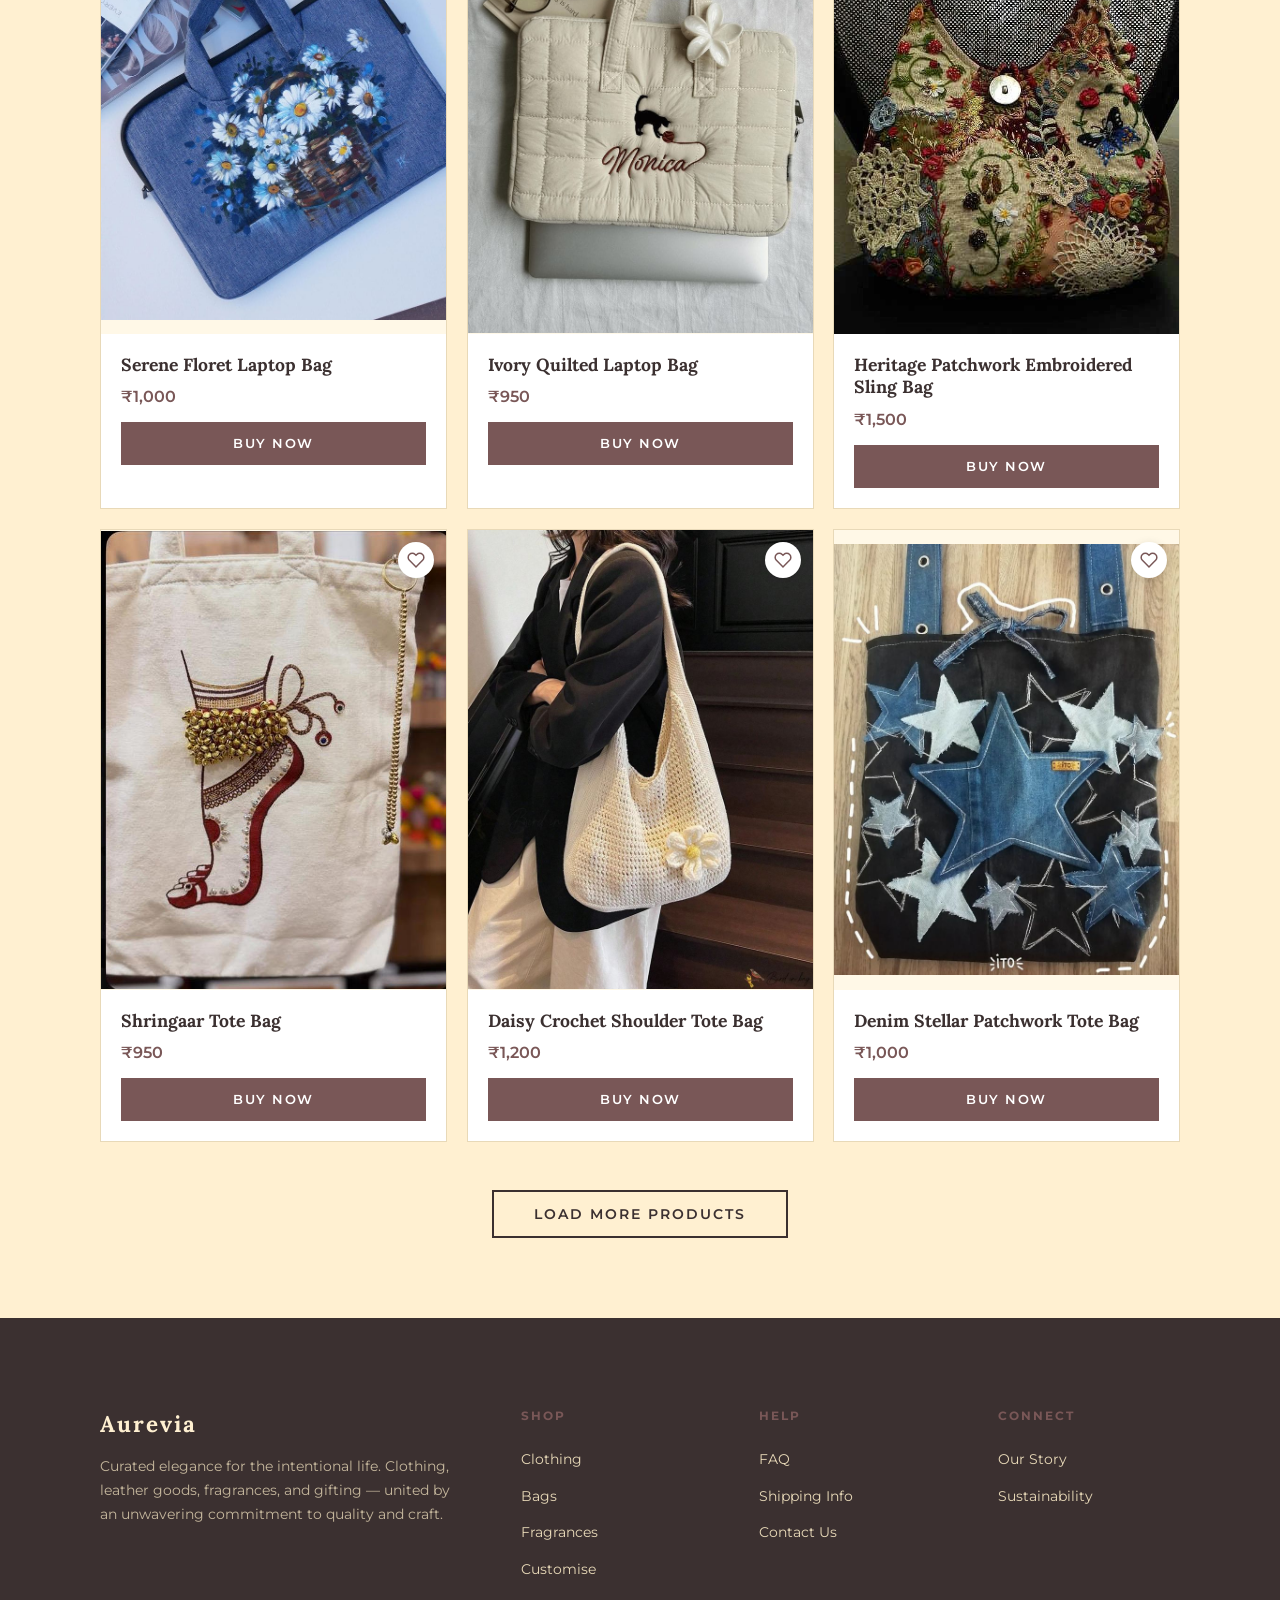
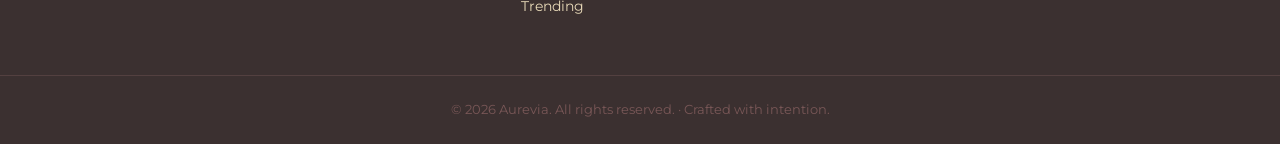
<file: bags.html>
<!DOCTYPE html>
<html lang="en">
<head>
  <meta charset="UTF-8">
  <meta name="viewport" content="width=device-width, initial-scale=1.0">
  <meta name="description" content="Aurevia Bags — Handcrafted handbags, totes, sling bags, and laptop bags.">
  <title>Bags | Aurevia</title>
  <link rel="preconnect" href="https://fonts.googleapis.com">
  <link rel="preconnect" href="https://fonts.gstatic.com" crossorigin>
  <link href="https://fonts.googleapis.com/css2?family=Lora:ital,wght@0,400..700;1,400..700&family=Montserrat:ital,wght@0,100..900;1,100..900&display=swap" rel="stylesheet">
  <link rel="stylesheet" href="styles/globals.css">
  <link rel="stylesheet" href="styles/responsive.css">
  <link rel="stylesheet" href="styles/shared.css">
  <link rel="stylesheet" href="styles/bags.css">
</head>
<body>

  <!-- ═══ NAVIGATION ═══ -->
  <nav id="navbar" class="navbar">
    <div class="container">
      <div class="nav-inner">
        <a href="index.html" class="logo">Aurevia</a>
        <ul class="nav-links">
          <li><a href="index.html" class="hover-link">About</a></li>
          <li><a href="clothing.html" class="hover-link">Clothing</a></li>
          <li><a href="bags.html" class="active">Bags</a></li>
          <li><a href="fragrances.html" class="hover-link">Fragrances</a></li>
          <li><a href="customise.html" class="hover-link">Customise</a></li>
          <li><a href="trending.html" class="hover-link">Trending</a></li>
          <li><a href="contact.html" class="hover-link">Contact</a></li>
        </ul>
        <div class="nav-actions">
          <button class="nav-icon-btn" aria-label="Bag">
            <svg width="22" height="22" fill="none" viewBox="0 0 24 24" stroke="currentColor" stroke-width="1.8">
              <path d="M6 6h15l-1.5 9h-12z"/><circle cx="9" cy="20" r="1.5"/><circle cx="18" cy="20" r="1.5"/><path d="M6 6L5 3H2"/>
            </svg>
            <span class="cart-count" id="cartCount">0</span>
          </button>
          <button class="hamburger" id="hamburgerBtn" aria-label="Menu" aria-expanded="false">
            <span></span><span></span><span></span>
          </button>
        </div>
      </div>
    </div>
  </nav>

  <!-- Mobile Menu Overlay -->
  <div class="mobile-menu-overlay" id="mobileOverlay"></div>

  <!-- Mobile Menu -->
  <div class="mobile-menu" id="mobileMenu" aria-hidden="true">
    <div class="mobile-menu-header">
      <a href="index.html" class="logo">Aurevia</a>
      <button class="mobile-close-btn" id="closeMenuBtn" aria-label="Close menu">
        <svg width="28" height="28" fill="none" viewBox="0 0 24 24" stroke="currentColor" stroke-width="1.8" stroke-linecap="round">
          <line x1="18" y1="6" x2="6" y2="18"/>
          <line x1="6" y1="6" x2="18" y2="18"/>
        </svg>
      </button>
    </div>
    <ul class="mobile-menu-nav">
      <li><a href="index.html">About</a></li>
      <li><a href="clothing.html">Clothing</a></li>
      <li><a href="bags.html" class="active">Bags</a></li>
      <li><a href="fragrances.html">Fragrances</a></li>
      <li><a href="customise.html">Customise</a></li>
      <li><a href="trending.html">Trending</a></li>
      <li><a href="contact.html">Contact</a></li>
    </ul>
    <div class="mobile-menu-footer">
      <p class="mobile-menu-copyright">&copy; 2026 Aurevia</p>
    </div>
  </div>

  <main>

    <!-- ═══ PAGE HERO ═══ -->
    <section class="page-hero">
      <div class="container">
        <div class="hero-content">
          <div class="hero-line reveal"></div>
          <h1 class="page-title reveal">Bags</h1>
          <p class="page-subtitle reveal">Handcrafted companions for every journey</p>
        </div>
      </div>
    </section>

    <!-- ═══ CATEGORY FILTERS ═══ -->
    <section class="category-filters">
      <div class="container">
        <div class="filter-buttons">
          <button class="filter-btn active" data-category="all">All</button>
          <button class="filter-btn" data-category="clutches">Clutches</button>
          <button class="filter-btn" data-category="totes">Tote Bags</button>
          <button class="filter-btn" data-category="sling">Sling Bags</button>
          <button class="filter-btn" data-category="laptop">Laptop Bags</button>
        </div>
      </div>
    </section>

   

    <!-- ═══ PRODUCT GRID ═══ -->
    <section class="products-section">
      <div class="container">
        <div class="products-header">
          <p class="results-count">Showing 19 of 19 products</p>
          <select class="sort-select">
            <option value="featured">Featured</option>
            <option value="newest">Newest</option>
            <option value="price-low">Price: Low to High</option>
            <option value="price-high">Price: High to Low</option>
          </select>
        </div>

        <div class="product-grid grid-3" id="bags-grid">

          <div class="product-card reveal" data-id="bag-001" data-category="clutches" data-price="1800">
            <div class="product-image">
              <img src="images/bags/clutch bags/clutch1.jpeg" alt="Classic Leather Handbag">
              <div class="product-overlay"><button class="quick-view-btn">Quick View</button></div>
              <button class="wishlist-btn" aria-label="Add to Wishlist"><svg fill="none" viewBox="0 0 24 24" stroke="currentColor" stroke-width="2"><path d="M20.84 4.61a5.5 5.5 0 00-7.78 0L12 5.67l-1.06-1.06a5.5 5.5 0 00-7.78 7.78l1.06 1.06L12 21.23l7.78-7.78 1.06-1.06a5.5 5.5 0 000-7.78z"/></svg></button>
            </div>
            <div class="product-info">
              <h3 class="product-name">Regal Emerald Clutch</h3>
              <div class="product-price"><span class="current-price">₹1,800</span></div>
              <button class="add-to-cart-btn">Buy Now</button>
            </div>
          </div>

          <div class="product-card reveal" data-id="bag-002" data-category="totes" data-price="500">
            <div class="product-image">
              <img src="images/bags/tote bags/tote1.jpeg" alt="Everyday Canvas Tote">
              <div class="product-overlay"><button class="quick-view-btn">Quick View</button></div>
              <button class="wishlist-btn" aria-label="Add to Wishlist"><svg fill="none" viewBox="0 0 24 24" stroke="currentColor" stroke-width="2"><path d="M20.84 4.61a5.5 5.5 0 00-7.78 0L12 5.67l-1.06-1.06a5.5 5.5 0 00-7.78 7.78l1.06 1.06L12 21.23l7.78-7.78 1.06-1.06a5.5 5.5 0 000-7.78z"/></svg></button>
            </div>
            <div class="product-info">
              <h3 class="product-name">Button Heart Canvas Tote Bag</h3>
              <div class="product-price"><span class="current-price">₹500</span></div>
              <button class="add-to-cart-btn">Buy Now</button>
            </div>
          </div>

          <div class="product-card reveal" data-category="sling" data-price="2000">
            <div class="product-image">
              <img src="images/bags/sling bags/sling1.jpeg" alt="Suede Crossbody">
              <div class="product-overlay"><button class="quick-view-btn">Quick View</button></div>
              <button class="wishlist-btn" aria-label="Add to Wishlist"><svg fill="none" viewBox="0 0 24 24" stroke="currentColor" stroke-width="2"><path d="M20.84 4.61a5.5 5.5 0 00-7.78 0L12 5.67l-1.06-1.06a5.5 5.5 0 00-7.78 7.78l1.06 1.06L12 21.23l7.78-7.78 1.06-1.06a5.5 5.5 0 000-7.78z"/></svg></button>
             
            </div>
            <div class="product-info">
              <h3 class="product-name">Aurora Swirl Evening Clutch</h3>
              <div class="product-price"><span class="current-price">₹2,000</span></div>
              <button class="add-to-cart-btn">Buy Now</button>
            </div>
          </div>

          <div class="product-card reveal" data-category="laptop" data-price="950">
            <div class="product-image">
              <img src="images/bags/laptop bags/laptop1.jpeg" alt="Professional Laptop Bag">
              <div class="product-overlay"><button class="quick-view-btn">Quick View</button></div>
              <button class="wishlist-btn" aria-label="Add to Wishlist"><svg fill="none" viewBox="0 0 24 24" stroke="currentColor" stroke-width="2"><path d="M20.84 4.61a5.5 5.5 0 00-7.78 0L12 5.67l-1.06-1.06a5.5 5.5 0 00-7.78 7.78l1.06 1.06L12 21.23l7.78-7.78 1.06-1.06a5.5 5.5 0 000-7.78z"/></svg></button>
            </div>
            <div class="product-info">
              <h3 class="product-name">Regalia Laptop Sleeve Bag</h3>
              <div class="product-price"><span class="current-price">₹950</span></div>
              <button class="add-to-cart-btn">Buy Now</button>
            </div>
          </div>

          <div class="product-card reveal" data-category="clutches" data-price="2000">
            <div class="product-image">
              <img src="images/bags/clutch bags/clutch2.jpeg" alt="Vintage Clutch">
              <div class="product-overlay"><button class="quick-view-btn">Quick View</button></div>
              <button class="wishlist-btn" aria-label="Add to Wishlist"><svg fill="none" viewBox="0 0 24 24" stroke="currentColor" stroke-width="2"><path d="M20.84 4.61a5.5 5.5 0 00-7.78 0L12 5.67l-1.06-1.06a5.5 5.5 0 00-7.78 7.78l1.06 1.06L12 21.23l7.78-7.78 1.06-1.06a5.5 5.5 0 000-7.78z"/></svg></button>
             
            </div>
            <div class="product-info">
              <h3 class="product-name">Sea Garden Beaded Clutch</h3>
              <div class="product-price"><span class="current-price">₹2,000</span></div>
              <button class="add-to-cart-btn">Buy Now</button>
            </div>
          </div>

          <div class="product-card reveal" data-category="totes" data-price="1600">
            <div class="product-image">
              <img src="images/bags/tote bags/tote2.jpeg" alt="Structured Work Tote">
              <div class="product-overlay"><button class="quick-view-btn">Quick View</button></div>
              <button class="wishlist-btn" aria-label="Add to Wishlist"><svg fill="none" viewBox="0 0 24 24" stroke="currentColor" stroke-width="2"><path d="M20.84 4.61a5.5 5.5 0 00-7.78 0L12 5.67l-1.06-1.06a5.5 5.5 0 00-7.78 7.78l1.06 1.06L12 21.23l7.78-7.78 1.06-1.06a5.5 5.5 0 000-7.78z"/></svg></button>
            </div>
            <div class="product-info">
              <h3 class="product-name">Sea Turtle Beaded Tote Bag</h3>
              <div class="product-price"><span class="current-price">₹1,600</span></div>
              <button class="add-to-cart-btn">Buy Now</button>
            </div>
          </div>

          <div class="product-card reveal" data-category="sling" data-price="950">
            <div class="product-image">
              <img src="images/bags/sling bags/sling2.jpeg" alt="Woven Shoulder Bag">
              <div class="product-overlay"><button class="quick-view-btn">Quick View</button></div>
              <button class="wishlist-btn" aria-label="Add to Wishlist"><svg fill="none" viewBox="0 0 24 24" stroke="currentColor" stroke-width="2"><path d="M20.84 4.61a5.5 5.5 0 00-7.78 0L12 5.67l-1.06-1.06a5.5 5.5 0 00-7.78 7.78l1.06 1.06L12 21.23l7.78-7.78 1.06-1.06a5.5 5.5 0 000-7.78z"/></svg></button>
            </div>
            <div class="product-info">
              <h3 class="product-name">Urban Atelier Sling Bag</h3>
              <div class="product-price"><span class="current-price">₹950</span></div>
              <button class="add-to-cart-btn">Buy Now</button>
            </div>
          </div>

          <div class="product-card reveal" data-category="laptop" data-price="900">
            <div class="product-image">
              <img src="images/bags/laptop bags/laptop2.jpeg" alt="Slim Laptop Sleeve">
              <div class="product-overlay"><button class="quick-view-btn">Quick View</button></div>
              <button class="wishlist-btn" aria-label="Add to Wishlist"><svg fill="none" viewBox="0 0 24 24" stroke="currentColor" stroke-width="2"><path d="M20.84 4.61a5.5 5.5 0 00-7.78 0L12 5.67l-1.06-1.06a5.5 5.5 0 00-7.78 7.78l1.06 1.06L12 21.23l7.78-7.78 1.06-1.06a5.5 5.5 0 000-7.78z"/></svg></button>
            </div>
            <div class="product-info">
              <h3 class="product-name">Voyage Postcard Laptop Bag</h3>
              <div class="product-price"><span class="current-price">₹900</span></div>
              <button class="add-to-cart-btn">Buy Now</button>
            </div>
          </div>

          <div class="product-card reveal" data-id="bag-003" data-category="clutches" data-price="1000">
            <div class="product-image">
              <img src="images/bags/clutch bags/clutch3.jpeg" alt="Elegant Evening Clutch">
              <div class="product-overlay"><button class="quick-view-btn">Quick View</button></div>
              <button class="wishlist-btn" aria-label="Add to Wishlist"><svg fill="none" viewBox="0 0 24 24" stroke="currentColor" stroke-width="2"><path d="M20.84 4.61a5.5 5.5 0 00-7.78 0L12 5.67l-1.06-1.06a5.5 5.5 0 00-7.78 7.78l1.06 1.06L12 21.23l7.78-7.78 1.06-1.06a5.5 5.5 0 000-7.78z"/></svg></button>
              
            </div>
            <div class="product-info">
              <h3 class="product-name">Pearl Cascade Clutch</h3>
              <div class="product-price"><span class="current-price">₹1,000</span></div>
              <button class="add-to-cart-btn">Buy Now</button>
            </div>
          </div>

          <div class="product-card reveal" data-id="bag-004" data-category="clutches" data-price="1000">
            <div class="product-image">
              <img src="images/bags/clutch bags/clutch4.jpeg" alt="Quilted Mini Bag">
              <div class="product-overlay"><button class="quick-view-btn">Quick View</button></div>
              <button class="wishlist-btn" aria-label="Add to Wishlist"><svg fill="none" viewBox="0 0 24 24" stroke="currentColor" stroke-width="2"><path d="M20.84 4.61a5.5 5.5 0 00-7.78 0L12 5.67l-1.06-1.06a5.5 5.5 0 00-7.78 7.78l1.06 1.06L12 21.23l7.78-7.78 1.06-1.06a5.5 5.5 0 000-7.78z"/></svg></button>
             
            </div>
            <div class="product-info">
              <h3 class="product-name">Antique Blossom Clutch</h3>
              <div class="product-price"><span class="current-price">₹1,000</span></div>
              <button class="add-to-cart-btn">Buy Now</button>
            </div>
          </div>

          <div class="product-card reveal" data-id="bag-005" data-category="clutches" data-price="1200">
            <div class="product-image">
              <img src="images/bags/clutch bags/clutch5.jpeg" alt="Beaded Statement Clutch">
              <div class="product-overlay"><button class="quick-view-btn">Quick View</button></div>
              <button class="wishlist-btn" aria-label="Add to Wishlist"><svg fill="none" viewBox="0 0 24 24" stroke="currentColor" stroke-width="2"><path d="M20.84 4.61a5.5 5.5 0 00-7.78 0L12 5.67l-1.06-1.06a5.5 5.5 0 00-7.78 7.78l1.06 1.06L12 21.23l7.78-7.78 1.06-1.06a5.5 5.5 0 000-7.78z"/></svg></button>
            </div>
            <div class="product-info">
              <h3 class="product-name">Ivory Blossom Brocade Clutch</h3>
              <div class="product-price"><span class="current-price">₹1,200</span></div>
              <button class="add-to-cart-btn">Buy Now</button>
            </div>
          </div>

         

          <div class="product-card reveal" data-id="bag-007" data-category="laptop" data-price="700">
            <div class="product-image">
              <img src="images/bags/laptop bags/laptop3.jpeg" alt="Premium Leather Laptop Briefcase">
              <div class="product-overlay"><button class="quick-view-btn">Quick View</button></div>
              <button class="wishlist-btn" aria-label="Add to Wishlist"><svg fill="none" viewBox="0 0 24 24" stroke="currentColor" stroke-width="2"><path d="M20.84 4.61a5.5 5.5 0 00-7.78 0L12 5.67l-1.06-1.06a5.5 5.5 0 00-7.78 7.78l1.06 1.06L12 21.23l7.78-7.78 1.06-1.06a5.5 5.5 0 000-7.78z"/></svg></button>
              
            </div>
            <div class="product-info">
              <h3 class="product-name">Starry Night Laptop Bag</h3>
              <div class="product-price"><span class="current-price">₹700</span></div>
              <button class="add-to-cart-btn">Buy Now</button>
            </div>
          </div>

          <div class="product-card reveal" data-id="bag-008" data-category="laptop" data-price="1000">
            <div class="product-image">
              <img src="images/bags/laptop bags/laptop4.jpeg" alt="Executive Rolling Laptop Bag">
              <div class="product-overlay"><button class="quick-view-btn">Quick View</button></div>
              <button class="wishlist-btn" aria-label="Add to Wishlist"><svg fill="none" viewBox="0 0 24 24" stroke="currentColor" stroke-width="2"><path d="M20.84 4.61a5.5 5.5 0 00-7.78 0L12 5.67l-1.06-1.06a5.5 5.5 0 00-7.78 7.78l1.06 1.06L12 21.23l7.78-7.78 1.06-1.06a5.5 5.5 0 000-7.78z"/></svg></button>
            </div>
            <div class="product-info">
              <h3 class="product-name">Serene Floret Laptop Bag</h3>
              <div class="product-price"><span class="current-price">₹1,000</span></div>
              <button class="add-to-cart-btn">Buy Now</button>
            </div>
          </div>

          <div class="product-card reveal" data-id="bag-009" data-category="laptop" data-price="950">
            <div class="product-image">
              <img src="images/bags/laptop bags/laptop5.jpeg" alt="Convertible Backpack Briefcase">
              <div class="product-overlay"><button class="quick-view-btn">Quick View</button></div>
              <button class="wishlist-btn" aria-label="Add to Wishlist"><svg fill="none" viewBox="0 0 24 24" stroke="currentColor" stroke-width="2"><path d="M20.84 4.61a5.5 5.5 0 00-7.78 0L12 5.67l-1.06-1.06a5.5 5.5 0 00-7.78 7.78l1.06 1.06L12 21.23l7.78-7.78 1.06-1.06a5.5 5.5 0 000-7.78z"/></svg></button>
            </div>
            <div class="product-info">
              <h3 class="product-name">Ivory Quilted Laptop Bag</h3>
              <div class="product-price"><span class="current-price">₹950</span></div>
              <button class="add-to-cart-btn">Buy Now</button>
            </div>
          </div>

          <div class="product-card reveal" data-id="bag-010" data-category="sling" data-price="1500">
            <div class="product-image">
              <img src="images/bags/sling bags/sling3.jpeg" alt="Woven Bucket Sling">
              <div class="product-overlay"><button class="quick-view-btn">Quick View</button></div>
              <button class="wishlist-btn" aria-label="Add to Wishlist"><svg fill="none" viewBox="0 0 24 24" stroke="currentColor" stroke-width="2"><path d="M20.84 4.61a5.5 5.5 0 00-7.78 0L12 5.67l-1.06-1.06a5.5 5.5 0 00-7.78 7.78l1.06 1.06L12 21.23l7.78-7.78 1.06-1.06a5.5 5.5 0 000-7.78z"/></svg></button>
              
            </div>
            <div class="product-info">
              <h3 class="product-name">Heritage Patchwork Embroidered Sling Bag</h3>
              <div class="product-price"><span class="current-price">₹1,500</span></div>
              <button class="add-to-cart-btn">Buy Now</button>
            </div>
          </div>

          <div class="product-card reveal" data-id="bag-011" data-category="totes" data-price="950">
            <div class="product-image">
              <img src="images/bags/tote bags/tote3.jpeg" alt="Canvas Market Tote">
              <div class="product-overlay"><button class="quick-view-btn">Quick View</button></div>
              <button class="wishlist-btn" aria-label="Add to Wishlist"><svg fill="none" viewBox="0 0 24 24" stroke="currentColor" stroke-width="2"><path d="M20.84 4.61a5.5 5.5 0 00-7.78 0L12 5.67l-1.06-1.06a5.5 5.5 0 00-7.78 7.78l1.06 1.06L12 21.23l7.78-7.78 1.06-1.06a5.5 5.5 0 000-7.78z"/></svg></button>
             
            </div>
            <div class="product-info">
              <h3 class="product-name">Shringaar Tote Bag</h3>
              <div class="product-price"><span class="current-price">₹950</span></div>
              <button class="add-to-cart-btn">Buy Now</button>
            </div>
          </div>

          <div class="product-card reveal" data-id="bag-012" data-category="totes" data-price="1200">
            <div class="product-image">
              <img src="images/bags/tote bags/tote4.jpeg" alt="Leather Shopper Tote">
              <div class="product-overlay"><button class="quick-view-btn">Quick View</button></div>
              <button class="wishlist-btn" aria-label="Add to Wishlist"><svg fill="none" viewBox="0 0 24 24" stroke="currentColor" stroke-width="2"><path d="M20.84 4.61a5.5 5.5 0 00-7.78 0L12 5.67l-1.06-1.06a5.5 5.5 0 00-7.78 7.78l1.06 1.06L12 21.23l7.78-7.78 1.06-1.06a5.5 5.5 0 000-7.78z"/></svg></button>
            </div>
            <div class="product-info">
              <h3 class="product-name">Daisy Crochet Shoulder Tote Bag</h3>
              <div class="product-price"><span class="current-price">₹1,200</span></div>
              <button class="add-to-cart-btn">Buy Now</button>
            </div>
          </div>

          <div class="product-card reveal" data-id="bag-013" data-category="totes" data-price="1000">
            <div class="product-image">
              <img src="images/bags/tote bags/tote5.jpeg" alt="Weekend Travel Tote">
              <div class="product-overlay"><button class="quick-view-btn">Quick View</button></div>
              <button class="wishlist-btn" aria-label="Add to Wishlist"><svg fill="none" viewBox="0 0 24 24" stroke="currentColor" stroke-width="2"><path d="M20.84 4.61a5.5 5.5 0 00-7.78 0L12 5.67l-1.06-1.06a5.5 5.5 0 00-7.78 7.78l1.06 1.06L12 21.23l7.78-7.78 1.06-1.06a5.5 5.5 0 000-7.78z"/></svg></button>
              
            </div>
            <div class="product-info">
              <h3 class="product-name">Denim Stellar Patchwork Tote Bag</h3>
              <div class="product-price"><span class="current-price">₹1,000</span></div>
              <button class="add-to-cart-btn">Buy Now</button>
            </div>
          </div>

        </div>

        <div class="load-more"><button class="load-more-btn">Load More Products</button></div>
      </div>
    </section>
  </main>

  <!-- ═══ FOOTER ═══ -->
  <footer class="footer">
    <div class="container">
      <div class="footer-grid">
        <div class="footer-brand">
          <h3>Aurevia</h3>
          <p>Curated elegance for the intentional life. Clothing, leather goods, fragrances, and gifting — united by an unwavering commitment to quality and craft.</p>
        </div>
        <div class="footer-col"><h4>Shop</h4><ul class="footer-links"><li><a href="clothing.html" class="hover-link">Clothing</a></li><li><a href="bags.html" class="hover-link">Bags</a></li><li><a href="fragrances.html" class="hover-link">Fragrances</a></li><li><a href="customise.html" class="hover-link">Customise</a></li><li><a href="trending.html" class="hover-link">Trending</a></li></ul></div>
        <div class="footer-col"><h4>Help</h4><ul class="footer-links"><li><a href="contact.html">FAQ</a></li><li><a href="#">Shipping Info</a></li><li><a href="contact.html">Contact Us</a></li></ul></div>
        <div class="footer-col"><h4>Connect</h4><ul class="footer-links"><li><a href="index.html">Our Story</a></li><li><a href="#">Sustainability</a></li></ul></div>
      </div>
    </div>
    <div class="footer-bottom"><div class="container"><p>&copy; 2026 Aurevia. All rights reserved. &middot; Crafted with intention.</p></div></div>
  </footer>

  <script src="js/main.js"></script>
  <script src="js/cart.js"></script>
  <script src="js/products.js"></script>
  <script>
    /* Carousel navigation */
    const track = document.getElementById('arrivalsTrack');
    const prevBtn = document.querySelector('.carousel-btn.prev');
    const nextBtn = document.querySelector('.carousel-btn.next');
    if (track && prevBtn && nextBtn) {
      const scrollAmt = 300;
      prevBtn.addEventListener('click', () => track.scrollBy({ left: -scrollAmt, behavior: 'smooth' }));
      nextBtn.addEventListener('click', () => track.scrollBy({ left: scrollAmt, behavior: 'smooth' }));
    }
  </script>
</body>
</html>
</file>
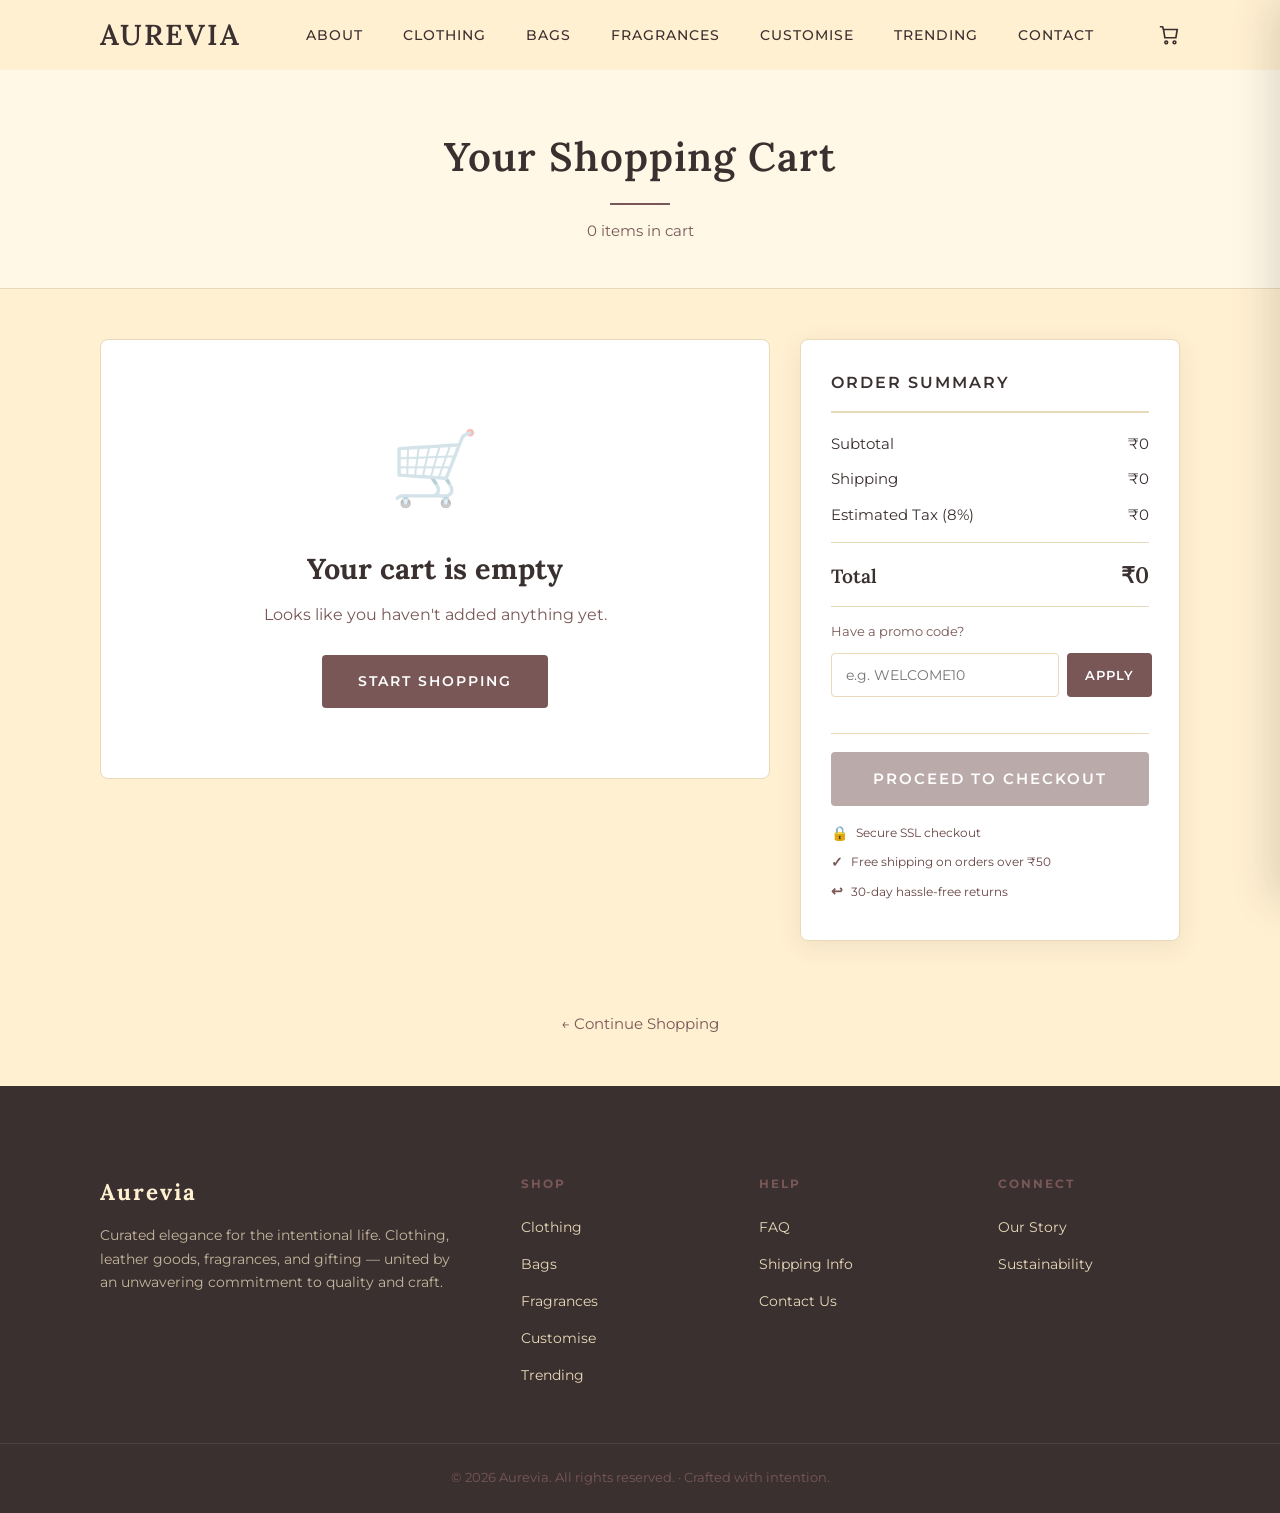
<file: cart.html>
<!doctype html>
<html lang="en">
  <head>
    <meta charset="UTF-8" />
    <meta name="viewport" content="width=device-width, initial-scale=1.0" />
    <meta
      name="description"
      content="Aurevia — Your shopping cart. Review items, apply promo codes, and proceed to checkout."
    />
    <title>Shopping Cart | Aurevia</title>

    <!-- Google Fonts -->
    <link rel="preconnect" href="https://fonts.googleapis.com" />
    <link rel="preconnect" href="https://fonts.gstatic.com" crossorigin />
    <link
      href="https://fonts.googleapis.com/css2?family=Lora:ital,wght@0,400..700;1,400..700&family=Montserrat:ital,wght@0,100..900;1,100..900&display=swap"
      rel="stylesheet"
    />

    <!-- Stylesheets -->
    <link rel="stylesheet" href="styles/globals.css" />
    <link rel="stylesheet" href="styles/responsive.css" />
    <link rel="stylesheet" href="styles/shared.css" />
    <link rel="stylesheet" href="styles/cart.css" />
    <link rel="stylesheet" href="styles/product.css" />
    <!-- for gradient placeholders -->
  </head>
  <body>
    <!-- ═══ NAVIGATION ═══ -->
    <nav id="navbar" class="navbar scrolled">
      <div class="container">
        <div class="nav-inner">
          <a href="index.html" class="logo">Aurevia</a>
          <ul class="nav-links">
            <li><a href="index.html" class="hover-link">About</a></li>
            <li><a href="clothing.html" class="hover-link">Clothing</a></li>
            <li><a href="bags.html" class="hover-link">Bags</a></li>
            <li><a href="fragrances.html" class="hover-link">Fragrances</a></li>
            <li><a href="customise.html" class="hover-link">Customise</a></li>
            <li><a href="trending.html" class="hover-link">Trending</a></li>
            <li><a href="contact.html" class="hover-link">Contact</a></li>
          </ul>
          <div class="nav-actions">
            <!-- Cart icon on cart page is not clickable to itself, just shows count -->
            <a
              href="cart.html"
              class="nav-icon-btn active"
              aria-label="Bag"
              style="position: relative"
            >
              <svg
                width="22"
                height="22"
                fill="none"
                viewBox="0 0 24 24"
                stroke="currentColor"
                stroke-width="1.8"
              >
                <path d="M6 6h15l-1.5 9h-12z" />
                <circle cx="9" cy="20" r="1.5" />
                <circle cx="18" cy="20" r="1.5" />
                <path d="M6 6L5 3H2" />
              </svg>
              <span class="cart-count" id="cartCount" style="display: none"
                >0</span
              >
            </a>
            <button
              class="hamburger"
              id="hamburgerBtn"
              aria-label="Menu"
              aria-expanded="false"
            >
              <span></span><span></span><span></span>
            </button>
          </div>
        </div>
      </div>
    </nav>

    <!-- Mobile Menu Overlay -->
    <div class="mobile-menu-overlay" id="mobileOverlay"></div>

    <!-- Mobile Menu -->
    <div class="mobile-menu" id="mobileMenu" aria-hidden="true">
      <div class="mobile-menu-header">
        <a href="index.html" class="logo">Aurevia</a>
        <button
          class="mobile-close-btn"
          id="closeMenuBtn"
          aria-label="Close menu"
        >
          <svg
            width="28"
            height="28"
            fill="none"
            viewBox="0 0 24 24"
            stroke="currentColor"
            stroke-width="1.8"
            stroke-linecap="round"
          >
            <line x1="18" y1="6" x2="6" y2="18" />
            <line x1="6" y1="6" x2="18" y2="18" />
          </svg>
        </button>
      </div>
      <ul class="mobile-menu-nav">
        <li><a href="index.html">About</a></li>
        <li><a href="clothing.html">Clothing</a></li>
        <li><a href="bags.html">Bags</a></li>
        <li><a href="fragrances.html">Fragrances</a></li>
        <li><a href="customise.html">Customise</a></li>
        <li><a href="trending.html">Trending</a></li>
        <li><a href="contact.html">Contact</a></li>
      </ul>
      <div class="mobile-menu-footer">
        <p class="mobile-menu-copyright">&copy; 2026 Aurevia</p>
      </div>
    </div>

    <!-- ═══ MAIN ═══ -->
    <main class="cart-page-main">
      <!-- PAGE HEADER -->
      <section class="cart-header">
        <div class="container">
          <h1 class="cart-page-title">Your Shopping Cart</h1>
          <div class="cart-decorative-line"></div>
          <p class="cart-item-count" id="cartItemCount">0 items in cart</p>
        </div>
      </section>

      <!-- CART CONTENT -->
      <section class="cart-content-section">
        <div class="container">
          <div class="cart-layout">
            <!-- LEFT: Cart Items -->
            <div class="cart-items-col" id="cartItemsContainer">
              <!-- Rendered by JS -->
            </div>

            <!-- RIGHT: Order Summary -->
            <div class="order-summary-col">
              <div class="order-summary-card">
                <h2 class="summary-title">Order Summary</h2>

                <!-- Summary Rows -->
                <div class="summary-row">
                  <span>Subtotal</span>
                  <span id="subtotalValue">₹0.00</span>
                </div>
                <div class="summary-row">
                  <span>Shipping</span>
                  <span id="shippingValue">₹0.00</span>
                </div>
                <div class="summary-row">
                  <span>Estimated Tax (8%)</span>
                  <span id="taxValue">₹0.00</span>
                </div>
                <div
                  class="summary-row"
                  id="discountRow"
                  style="display: none; color: #4a7c59"
                >
                  <span>Discount</span>
                  <span id="discountValue">-₹0.00</span>
                </div>

                <hr class="summary-divider" />

                <div class="summary-total-row">
                  <span class="summary-total-label">Total</span>
                  <span class="summary-total-value" id="totalValue">₹0.00</span>
                </div>

                <hr class="summary-divider" />

                <!-- Promo Code -->
                <label class="promo-label" for="promoInput"
                  >Have a promo code?</label
                >
                <div class="promo-input-row">
                  <input
                    class="promo-input"
                    id="promoInput"
                    type="text"
                    placeholder="e.g. WELCOME10"
                    autocomplete="off"
                    autocapitalize="characters"
                  />
                  <button class="promo-apply-btn" id="promoApplyBtn">
                    Apply
                  </button>
                </div>
                <p class="promo-msg" id="promoMsg"></p>

                <hr class="summary-divider" />

                <!-- Checkout Button -->
                <button class="checkout-btn" id="checkoutBtn" disabled>
                  Proceed to Checkout
                </button>

                <!-- Trust Badges -->
                <div class="summary-trust">
                  <div class="summary-trust-item">
                    <span class="summary-trust-icon">🔒</span>
                    <span class="summary-trust-text">Secure SSL checkout</span>
                  </div>
                  <div class="summary-trust-item">
                    <span class="summary-trust-icon">✓</span>
                    <span class="summary-trust-text"
                      >Free shipping on orders over ₹50</span
                    >
                  </div>
                  <div class="summary-trust-item">
                    <span class="summary-trust-icon">↩</span>
                    <span class="summary-trust-text"
                      >30-day hassle-free returns</span
                    >
                  </div>
                </div>
              </div>
              <!-- /order-summary-card -->
            </div>
            <!-- /order-summary-col -->
          </div>
          <!-- /cart-layout -->
        </div>
      </section>

      <!-- CONTINUE SHOPPING -->
      <section class="continue-shopping-section">
        <div class="container">
          <a class="continue-link" href="index.html"> ← Continue Shopping </a>
        </div>
      </section>
    </main>

    <!-- ═══ FOOTER ═══ -->
    <footer class="footer">
      <div class="container">
        <div class="footer-grid">
          <div class="footer-brand">
            <h3>Aurevia</h3>
            <p>
              Curated elegance for the intentional life. Clothing, leather
              goods, fragrances, and gifting — united by an unwavering
              commitment to quality and craft.
            </p>
          </div>
          <div class="footer-col">
            <h4>Shop</h4>
            <ul class="footer-links">
              <li><a href="clothing.html">Clothing</a></li>
              <li><a href="bags.html">Bags</a></li>
              <li><a href="fragrances.html">Fragrances</a></li>
              <li><a href="customise.html">Customise</a></li>
              <li><a href="trending.html">Trending</a></li>
            </ul>
          </div>
          <div class="footer-col">
            <h4>Help</h4>
            <ul class="footer-links">
              <li><a href="contact.html">FAQ</a></li>
              <li><a href="#">Shipping Info</a></li>
              <li><a href="contact.html">Contact Us</a></li>
            </ul>
          </div>
          <div class="footer-col">
            <h4>Connect</h4>
            <ul class="footer-links">
              <li><a href="index.html">Our Story</a></li>
              <li><a href="#">Sustainability</a></li>
            </ul>
          </div>
        </div>
      </div>
      <div class="footer-bottom">
        <div class="container">
          <p>
            &copy; 2026 Aurevia. All rights reserved. &middot; Crafted with
            intention.
          </p>
        </div>
      </div>
    </footer>

    <!-- Scripts (cart.js must come before cart-page.js) -->
    <script src="js/products-data.js"></script>
    <script src="js/cart.js"></script>
    <script src="js/main.js"></script>
    <script src="js/cart-page.js"></script>
  </body>
</html>
</file>
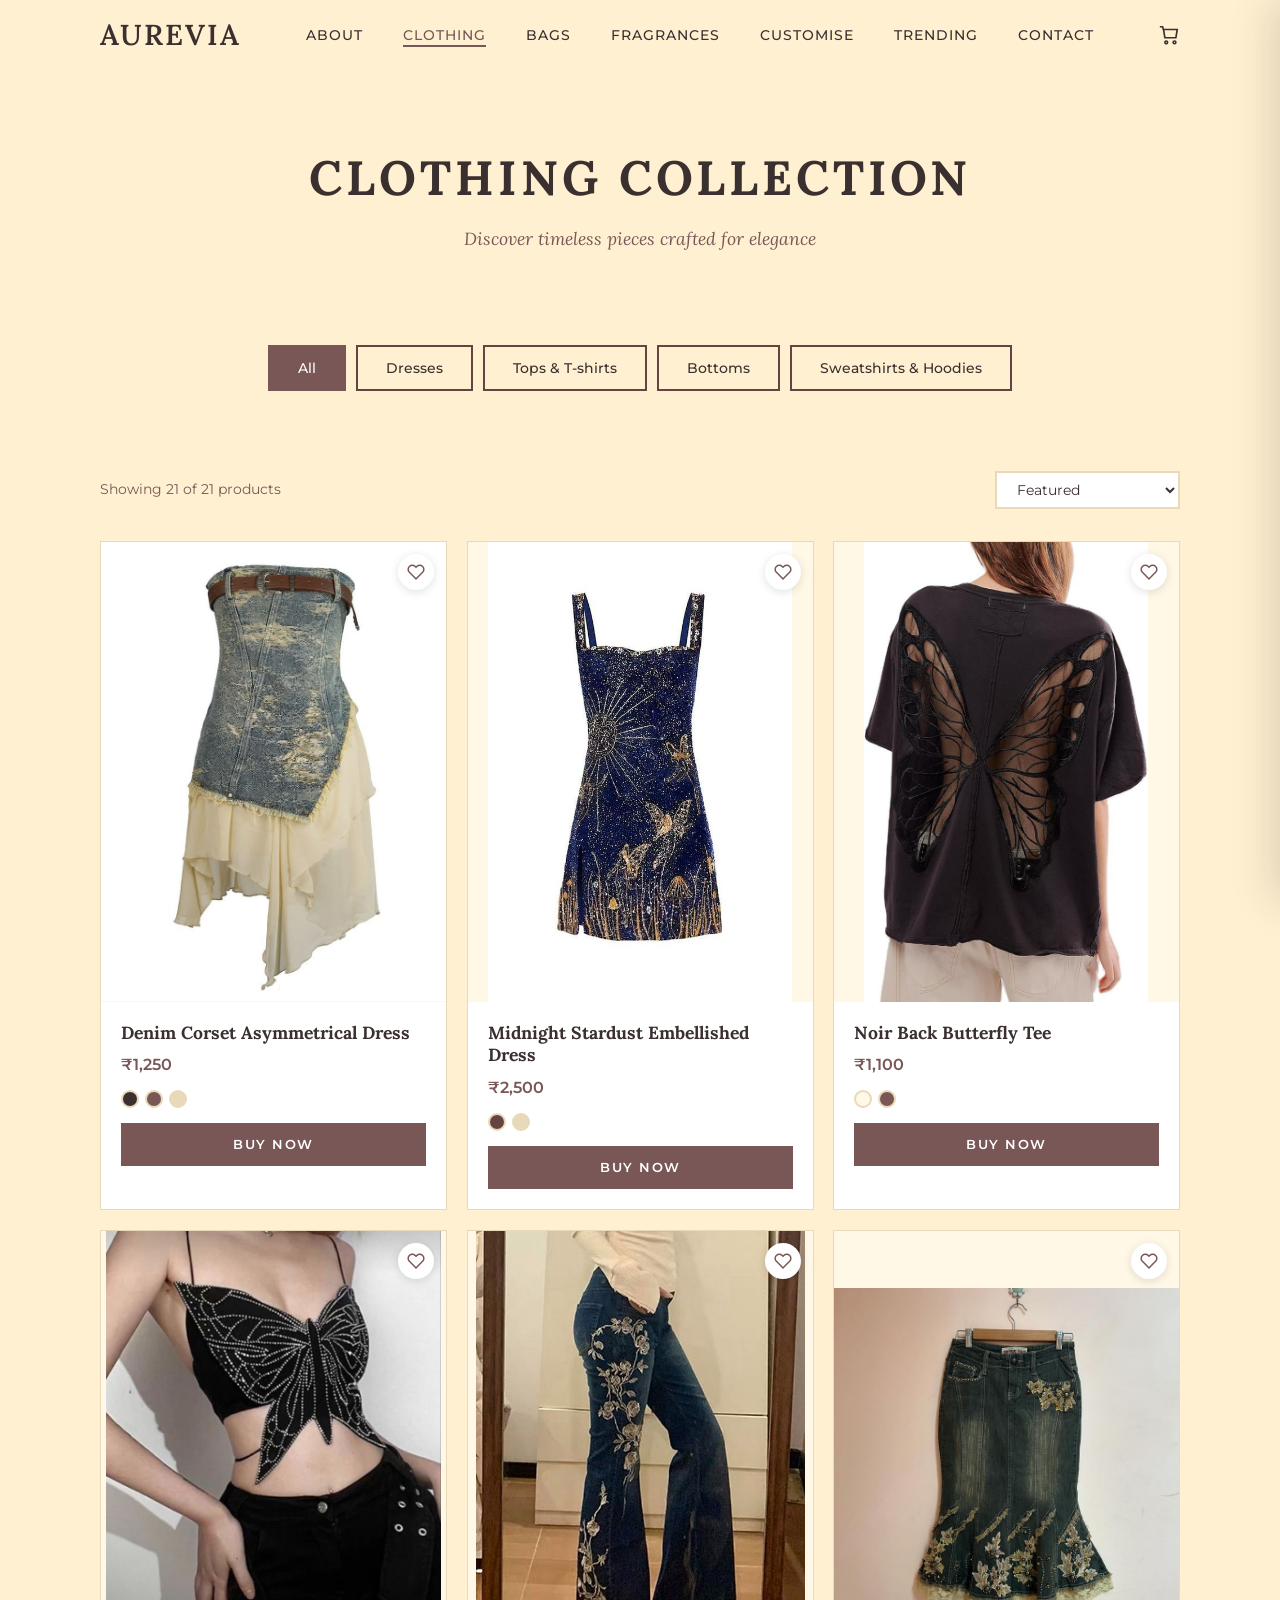
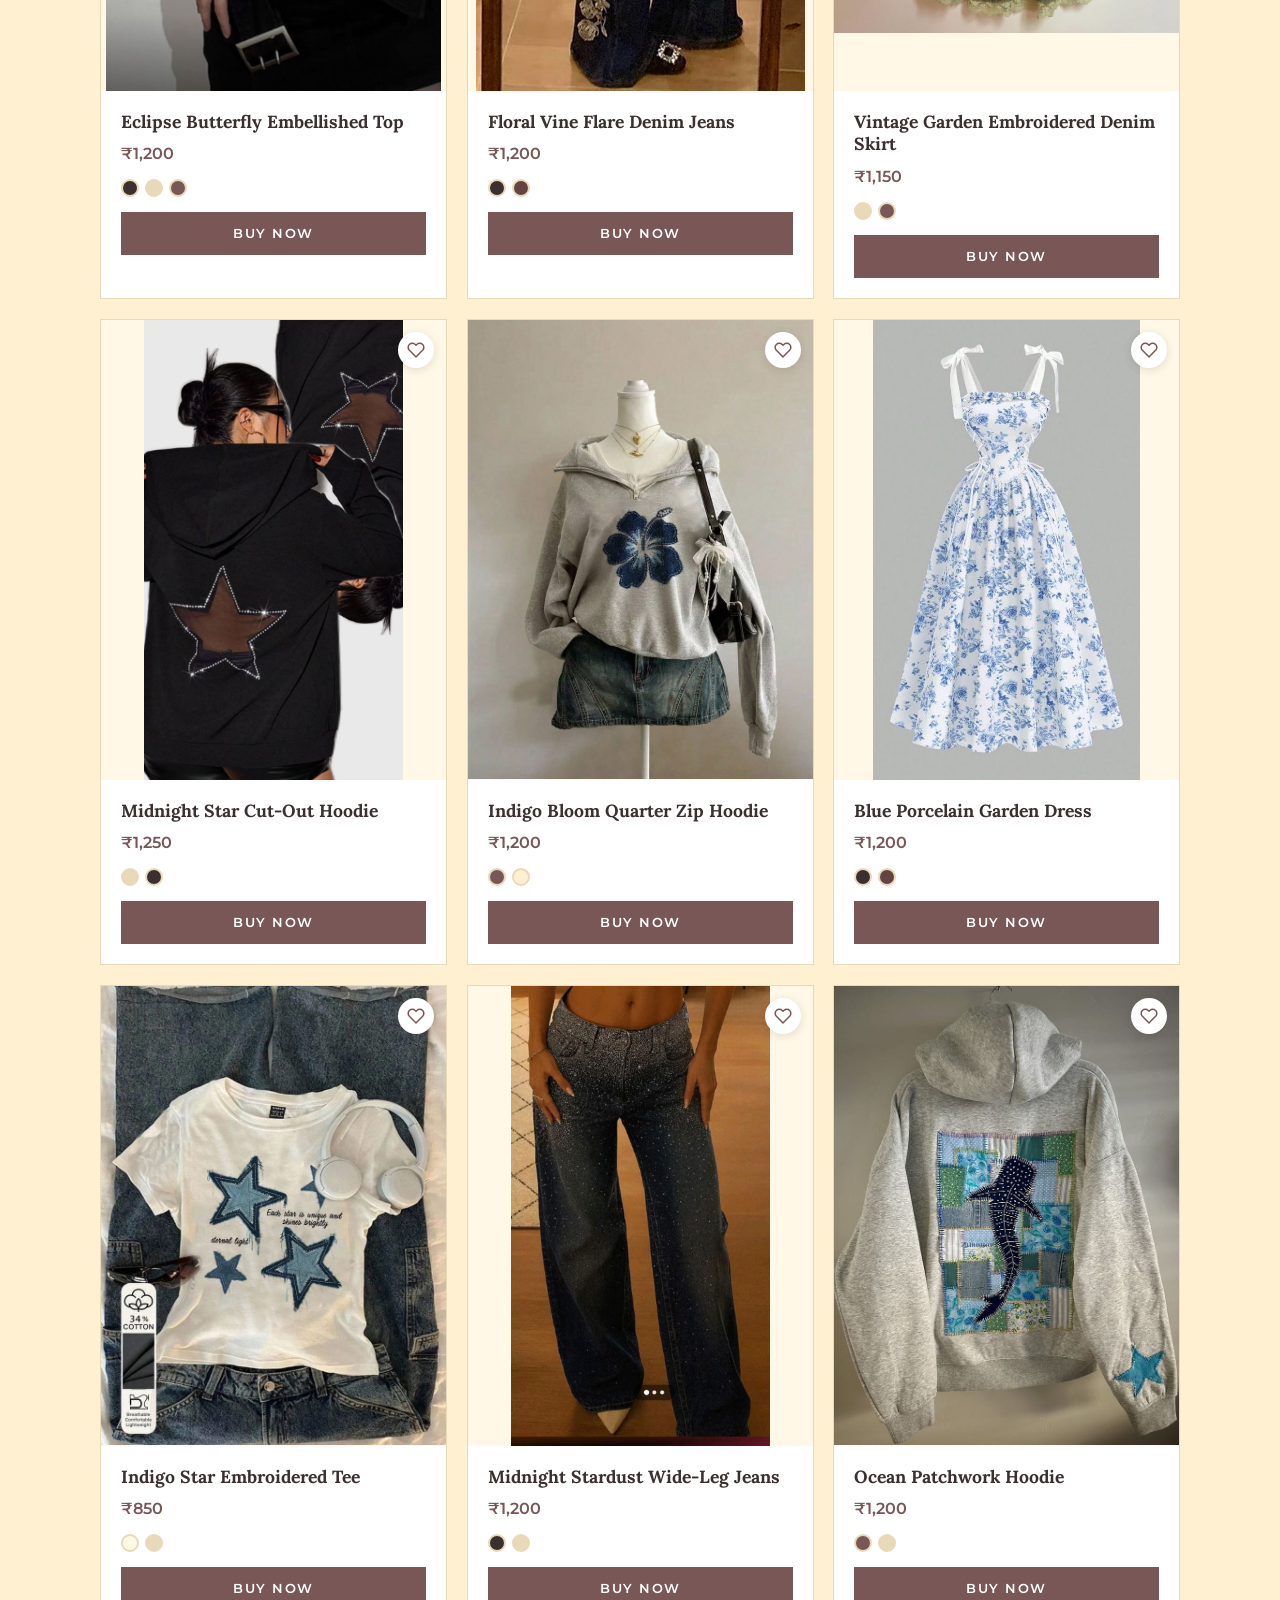
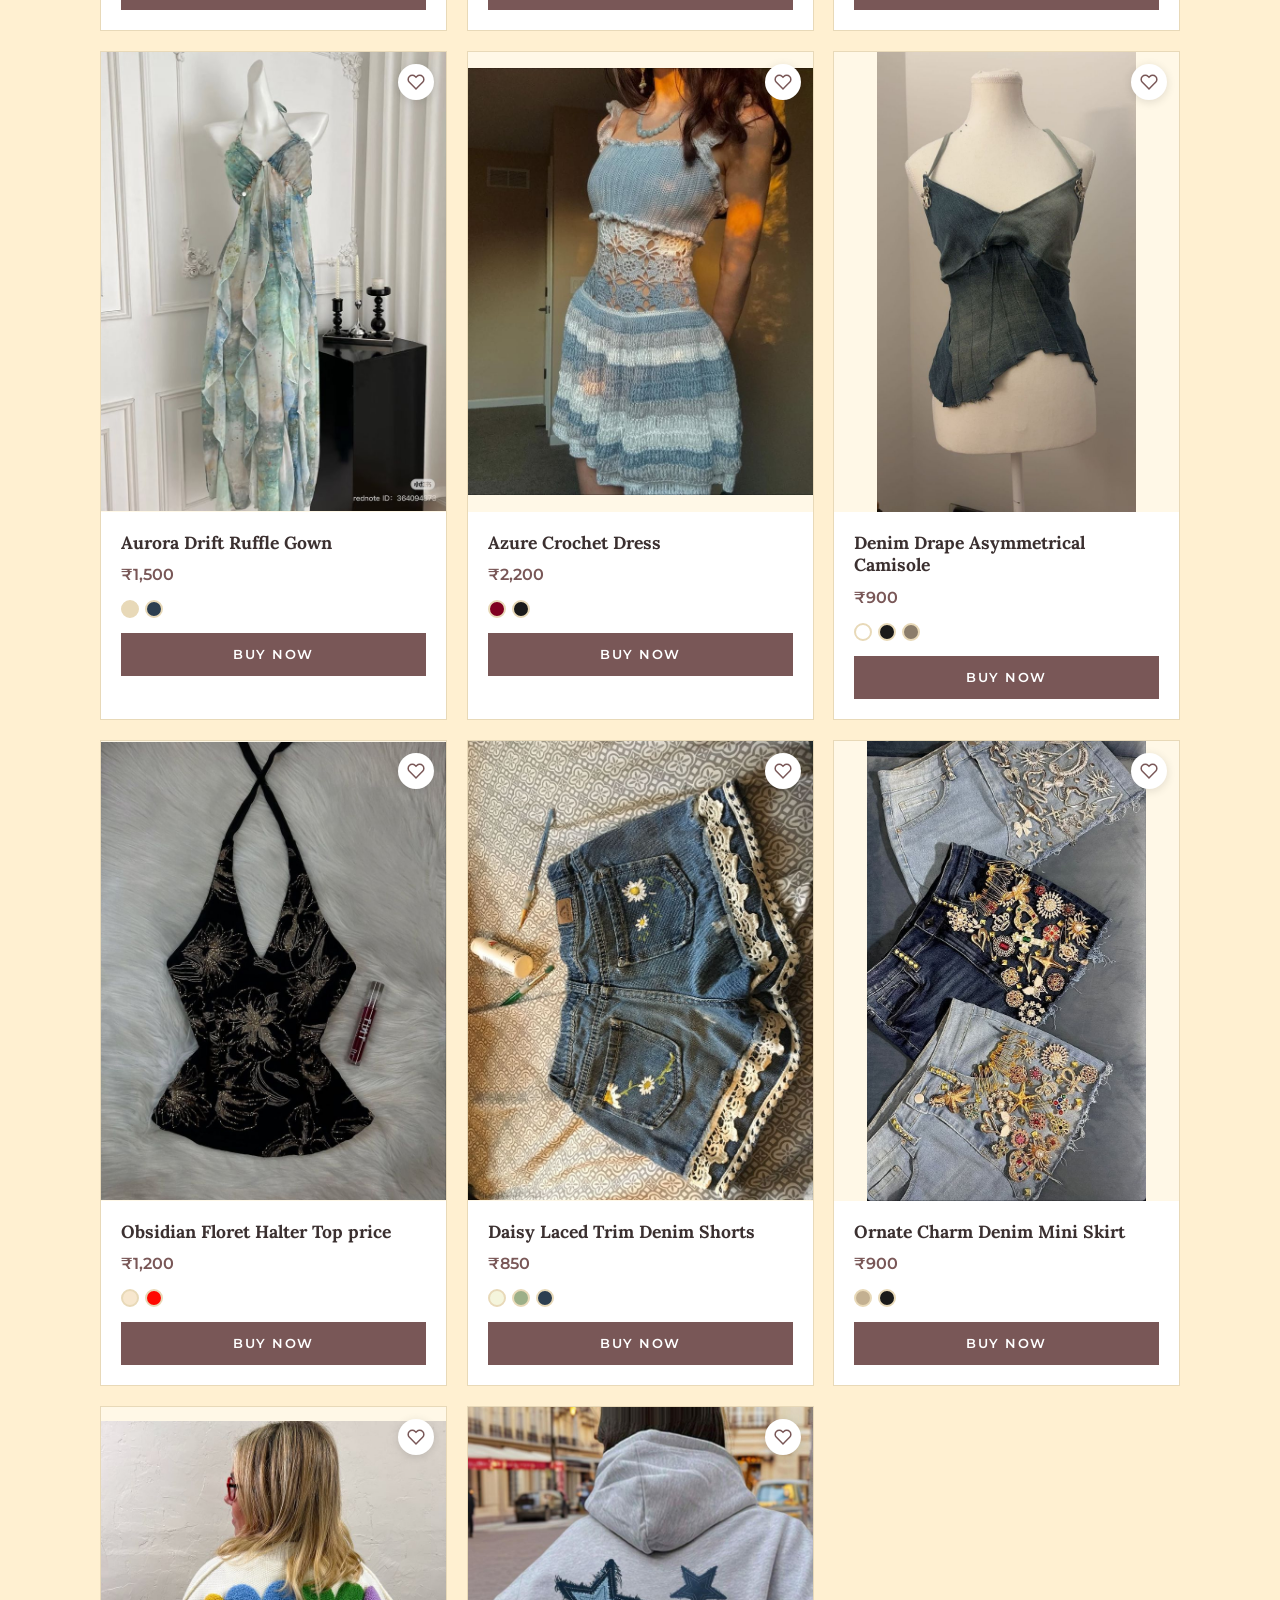
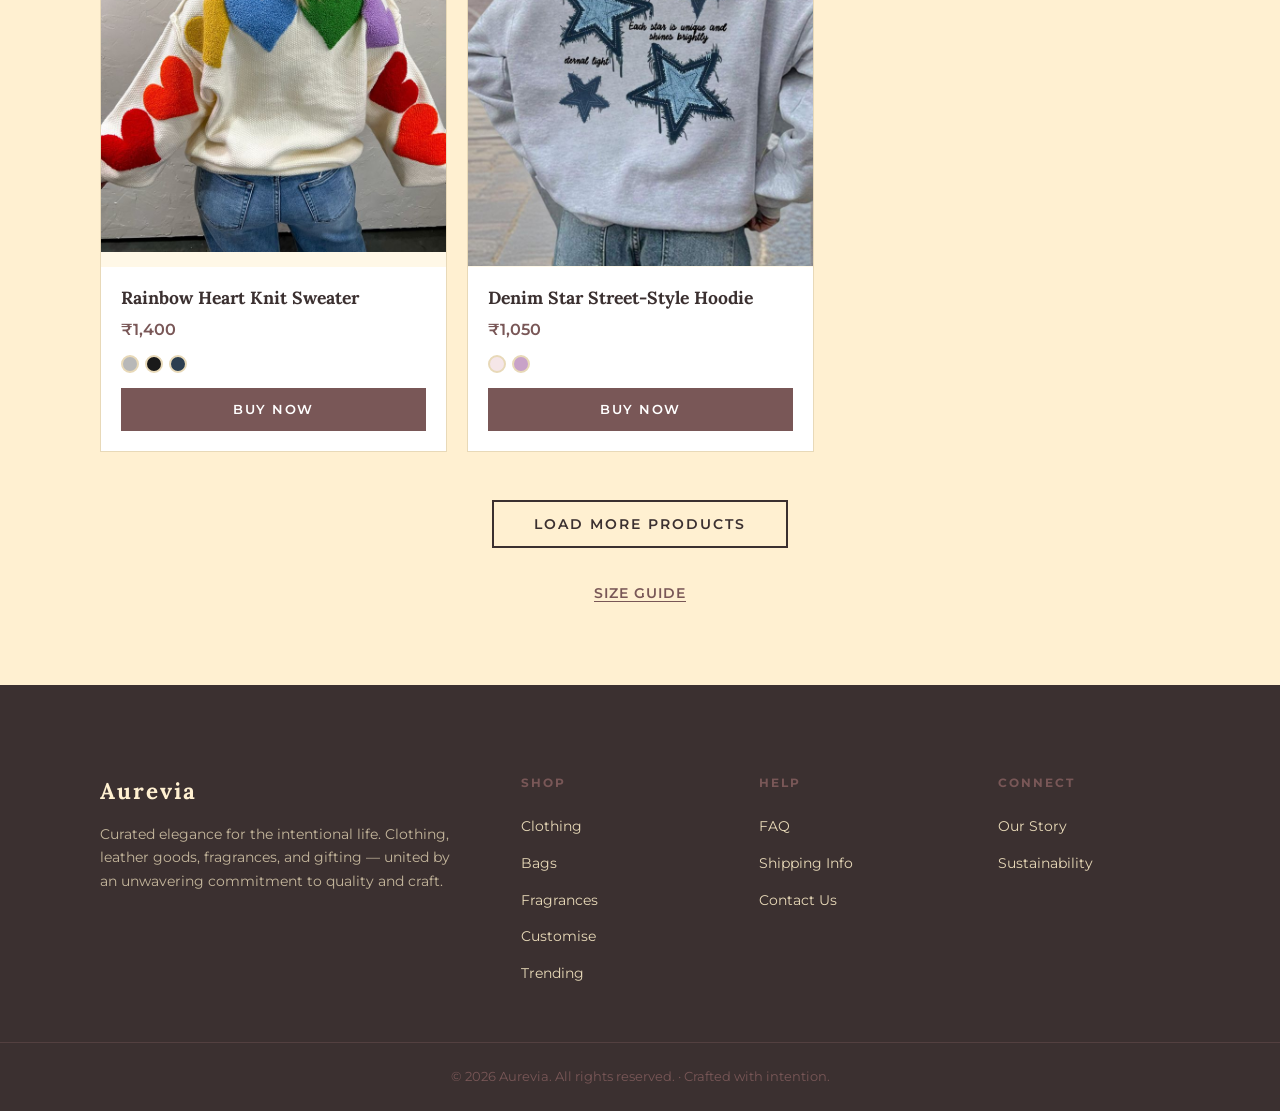
<file: clothing.html>
<!doctype html>
<html lang="en">
  <head>
    <meta charset="UTF-8" />
    <meta name="viewport" content="width=device-width, initial-scale=1.0" />
    <meta
      name="description"
      content="Aurevia Clothing Collection — Timeless dresses, tops, bottoms, and more crafted for elegance."
    />
    <title>Clothing | Aurevia</title>

    <!-- Google Fonts -->
    <link rel="preconnect" href="https://fonts.googleapis.com" />
    <link rel="preconnect" href="https://fonts.gstatic.com" crossorigin />
    <link
      href="https://fonts.googleapis.com/css2?family=Lora:ital,wght@0,400..700;1,400..700&family=Montserrat:ital,wght@0,100..900;1,100..900&display=swap"
      rel="stylesheet"
    />

    <!-- Stylesheets -->
    <link rel="stylesheet" href="styles/globals.css" />
    <link rel="stylesheet" href="styles/responsive.css" />
    <link rel="stylesheet" href="styles/shared.css" />
    <link rel="stylesheet" href="styles/clothing.css" />
  </head>
  <body>
    <!-- ═══ NAVIGATION ═══ -->
    <nav id="navbar" class="navbar">
      <div class="container">
        <div class="nav-inner">
          <!-- Logo -->
          <a href="index.html" class="logo">Aurevia</a>

          <!-- Desktop Nav -->
          <ul class="nav-links">
            <li><a href="index.html" class="hover-link">About</a></li>
            <li><a href="clothing.html" class="active">Clothing</a></li>
            <li><a href="bags.html" class="hover-link">Bags</a></li>
            <li><a href="fragrances.html" class="hover-link">Fragrances</a></li>
            <li><a href="customise.html" class="hover-link">Customise</a></li>
            <li><a href="trending.html" class="hover-link">Trending</a></li>
            <li><a href="contact.html" class="hover-link">Contact</a></li>
          </ul>

          <!-- Actions -->
          <div class="nav-actions">
            <button class="nav-icon-btn" aria-label="Bag">
              <svg
                width="22"
                height="22"
                fill="none"
                viewBox="0 0 24 24"
                stroke="currentColor"
                stroke-width="1.8"
              >
                <path d="M6 6h15l-1.5 9h-12z" />
                <circle cx="9" cy="20" r="1.5" />
                <circle cx="18" cy="20" r="1.5" />
                <path d="M6 6L5 3H2" />
              </svg>
              <span class="cart-count" id="cartCount">0</span>
            </button>
            <button
              class="hamburger"
              id="hamburgerBtn"
              aria-label="Menu"
              aria-expanded="false"
            >
              <span></span><span></span><span></span>
            </button>
          </div>
        </div>
      </div>
    </nav>

    <!-- Mobile Menu Overlay -->
    <div class="mobile-menu-overlay" id="mobileOverlay"></div>

    <!-- Mobile Menu -->
    <div class="mobile-menu" id="mobileMenu" aria-hidden="true">
      <div class="mobile-menu-header">
        <a href="index.html" class="logo">Aurevia</a>
        <button
          class="mobile-close-btn"
          id="closeMenuBtn"
          aria-label="Close menu"
        >
          <svg
            width="28"
            height="28"
            fill="none"
            viewBox="0 0 24 24"
            stroke="currentColor"
            stroke-width="1.8"
            stroke-linecap="round"
          >
            <line x1="18" y1="6" x2="6" y2="18" />
            <line x1="6" y1="6" x2="18" y2="18" />
          </svg>
        </button>
      </div>
      <ul class="mobile-menu-nav">
        <li><a href="index.html">About</a></li>
        <li><a href="clothing.html" class="active">Clothing</a></li>
        <li><a href="bags.html">Bags</a></li>
        <li><a href="fragrances.html">Fragrances</a></li>
        <li><a href="customise.html">Customise</a></li>
        <li><a href="trending.html">Trending</a></li>
        <li><a href="contact.html">Contact</a></li>
      </ul>
      <div class="mobile-menu-footer">
        <p class="mobile-menu-copyright">&copy; 2026 Aurevia</p>
      </div>
    </div>

    <main>
      <!-- ═══ PAGE HERO ═══ -->
      <section class="page-hero">
        <div class="container">
          <div class="hero-content">
            <div class="hero-line reveal"></div>
            <h1 class="page-title reveal">Clothing Collection</h1>
            <p class="page-subtitle reveal">
              Discover timeless pieces crafted for elegance
            </p>
          </div>
        </div>
      </section>

      <!-- ═══ CATEGORY FILTERS ═══ -->
      <section class="category-filters">
        <div class="container">
          <div class="filter-buttons">
            <button class="filter-btn active" data-category="all">All</button>
            <button class="filter-btn" data-category="dresses">Dresses</button>
            <button class="filter-btn" data-category="tops">
              Tops &amp; T-shirts
            </button>
            <button class="filter-btn" data-category="bottoms">Bottoms</button>
            <button class="filter-btn" data-category="sweatshirts">
              Sweatshirts &amp; Hoodies
            </button>
          </div>
        </div>
      </section>

      <!-- ═══ PRODUCT GRID ═══ -->
      <section class="products-section">
        <div class="container">
          <div class="products-header">
            <p class="results-count">Showing 21 of 21 products</p>
            <div class="sort-filter">
              <select class="sort-select">
                <option value="featured">Featured</option>
                <option value="newest">Newest</option>
                <option value="price-low">Price: Low to High</option>
                <option value="price-high">Price: High to Low</option>
              </select>
            </div>
          </div>

          <div class="product-grid grid-3" id="clothing-grid">
            <!-- Product 1 -->
            <div
              class="product-card reveal"
              data-id="dress-001"
              data-category="dresses"
              data-price="1250"
              data-date="20260301"
            >
              <div class="product-image">
                <img
                  src="images/cloths/Dresses/dress1.jpeg"
                  alt="Elegant Summer Dress"
                />
                <div class="product-overlay">
                  <button class="quick-view-btn">Quick View</button>
                </div>
                <button class="wishlist-btn" aria-label="Add to Wishlist">
                  <svg
                    fill="none"
                    viewBox="0 0 24 24"
                    stroke="currentColor"
                    stroke-width="2"
                  >
                    <path
                      d="M20.84 4.61a5.5 5.5 0 00-7.78 0L12 5.67l-1.06-1.06a5.5 5.5 0 00-7.78 7.78l1.06 1.06L12 21.23l7.78-7.78 1.06-1.06a5.5 5.5 0 000-7.78z"
                    />
                  </svg>
                </button>
                
              </div>
              <div class="product-info">
                <h3 class="product-name">Denim Corset Asymmetrical Dress</h3>
                <div class="product-price">
                  <span class="current-price">₹1,250</span>
                </div>
                <div class="product-colors">
                  <span class="color-swatch" style="background: #3b3030"></span>
                  <span class="color-swatch" style="background: #795757"></span>
                  <span class="color-swatch" style="background: #e8d9b8"></span>
                </div>
                <button class="add-to-cart-btn">Buy Now</button>
              </div>
            </div>

            <!-- Product 2 -->
            <div
              class="product-card reveal"
              data-id="dress-002"
              data-category="dresses"
              data-price="2500"
              data-date="20260228"
            >
              <div class="product-image">
                <img
                  src="images/cloths/Dresses/dress2.jpeg"
                  alt="Silk Wrap Dress"
                />
                <div class="product-overlay">
                  <button class="quick-view-btn">Quick View</button>
                </div>
                <button class="wishlist-btn" aria-label="Add to Wishlist">
                  <svg
                    fill="none"
                    viewBox="0 0 24 24"
                    stroke="currentColor"
                    stroke-width="2"
                  >
                    <path
                      d="M20.84 4.61a5.5 5.5 0 00-7.78 0L12 5.67l-1.06-1.06a5.5 5.5 0 00-7.78 7.78l1.06 1.06L12 21.23l7.78-7.78 1.06-1.06a5.5 5.5 0 000-7.78z"
                    />
                  </svg>
                </button>
                
              </div>
              <div class="product-info">
                <h3 class="product-name">
                  Midnight Stardust Embellished Dress
                </h3>
                <div class="product-price">
                  <span class="current-price">₹2,500</span>
                </div>
                <div class="product-colors">
                  <span class="color-swatch" style="background: #664343"></span>
                  <span class="color-swatch" style="background: #e8d9b8"></span>
                </div>
                <button class="add-to-cart-btn">Buy Now</button>
              </div>
            </div>

            <!-- Product 3 -->
            <div
              class="product-card reveal"
              data-id="top-001"
              data-category="tops"
              data-price="1100"
              data-date="20260305"
            >
              <div class="product-image">
                <img
                  src="images/cloths/Tops & T-shirts/dress1.jpeg"
                  alt="Linen Blouse"
                />
                <div class="product-overlay">
                  <button class="quick-view-btn">Quick View</button>
                </div>
                <button class="wishlist-btn" aria-label="Add to Wishlist">
                  <svg
                    fill="none"
                    viewBox="0 0 24 24"
                    stroke="currentColor"
                    stroke-width="2"
                  >
                    <path
                      d="M20.84 4.61a5.5 5.5 0 00-7.78 0L12 5.67l-1.06-1.06a5.5 5.5 0 00-7.78 7.78l1.06 1.06L12 21.23l7.78-7.78 1.06-1.06a5.5 5.5 0 000-7.78z"
                    />
                  </svg>
                </button>
              </div>
              <div class="product-info">
                <h3 class="product-name">Noir Back Butterfly Tee</h3>
                <div class="product-price">
                  <span class="current-price">₹1,100</span>
                </div>
                <div class="product-colors">
                  <span class="color-swatch" style="background: #fff8e7"></span>
                  <span class="color-swatch" style="background: #795757"></span>
                </div>
                <button class="add-to-cart-btn">Buy Now</button>
              </div>
            </div>

            <!-- Product 4 -->
            <div
              class="product-card reveal"
              data-id="top-002"
              data-category="tops"
              data-price="1200"
              data-date="20260220"
            >
              <div class="product-image">
                <img
                  src="images/cloths/Tops & T-shirts/dress2.jpeg"
                  alt="Relaxed Cotton Tee"
                />
                <div class="product-overlay">
                  <button class="quick-view-btn">Quick View</button>
                </div>
                <button class="wishlist-btn" aria-label="Add to Wishlist">
                  <svg
                    fill="none"
                    viewBox="0 0 24 24"
                    stroke="currentColor"
                    stroke-width="2"
                  >
                    <path
                      d="M20.84 4.61a5.5 5.5 0 00-7.78 0L12 5.67l-1.06-1.06a5.5 5.5 0 00-7.78 7.78l1.06 1.06L12 21.23l7.78-7.78 1.06-1.06a5.5 5.5 0 000-7.78z"
                    />
                  </svg>
                </button>
              </div>
              <div class="product-info">
                <h3 class="product-name">Eclipse Butterfly Embellished Top</h3>
                <div class="product-price">
                  <span class="current-price">₹1,200</span>
                </div>
                <div class="product-colors">
                  <span class="color-swatch" style="background: #3b3030"></span>
                  <span class="color-swatch" style="background: #e8d9b8"></span>
                  <span class="color-swatch" style="background: #795757"></span>
                </div>
                <button class="add-to-cart-btn">Buy Now</button>
              </div>
            </div>

            <!-- Product 5 -->
            <div
              class="product-card reveal"
              data-id="trousers-001"
              data-category="bottoms"
              data-price="1200"
              data-date="20260310"
            >
              <div class="product-image">
                <img
                  src="images/cloths/Bottoms/derss1.jpeg"
                  alt="Tailored Trousers"
                />
                <div class="product-overlay">
                  <button class="quick-view-btn">Quick View</button>
                </div>
                <button class="wishlist-btn" aria-label="Add to Wishlist">
                  <svg
                    fill="none"
                    viewBox="0 0 24 24"
                    stroke="currentColor"
                    stroke-width="2"
                  >
                    <path
                      d="M20.84 4.61a5.5 5.5 0 00-7.78 0L12 5.67l-1.06-1.06a5.5 5.5 0 00-7.78 7.78l1.06 1.06L12 21.23l7.78-7.78 1.06-1.06a5.5 5.5 0 000-7.78z"
                    />
                  </svg>
                </button>
               
              </div>
              <div class="product-info">
                <h3 class="product-name">Floral Vine Flare Denim Jeans</h3>
                <div class="product-price">
                  <span class="current-price">₹1,200</span>
                </div>
                <div class="product-colors">
                  <span class="color-swatch" style="background: #3b3030"></span>
                  <span class="color-swatch" style="background: #664343"></span>
                </div>
                <button class="add-to-cart-btn">Buy Now</button>
              </div>
            </div>

            <!-- Product 6 -->
            <div
              class="product-card reveal"
              data-id="bottom-002"
              data-category="bottoms"
              data-price="1150"
              data-date="20260215"
            >
              <div class="product-image">
                <img
                  src="images/cloths/Bottoms/dress2.jpeg"
                  alt="Pleated Midi Skirt"
                />
                <div class="product-overlay">
                  <button class="quick-view-btn">Quick View</button>
                </div>
                <button class="wishlist-btn" aria-label="Add to Wishlist">
                  <svg
                    fill="none"
                    viewBox="0 0 24 24"
                    stroke="currentColor"
                    stroke-width="2"
                  >
                    <path
                      d="M20.84 4.61a5.5 5.5 0 00-7.78 0L12 5.67l-1.06-1.06a5.5 5.5 0 00-7.78 7.78l1.06 1.06L12 21.23l7.78-7.78 1.06-1.06a5.5 5.5 0 000-7.78z"
                    />
                  </svg>
                </button>
               
              </div>
              <div class="product-info">
                <h3 class="product-name">
                  Vintage Garden Embroidered Denim Skirt
                </h3>
                <div class="product-price">
                  <span class="current-price">₹1,150</span>
                </div>
                <div class="product-colors">
                  <span class="color-swatch" style="background: #e8d9b8"></span>
                  <span class="color-swatch" style="background: #795757"></span>
                </div>
                <button class="add-to-cart-btn">Buy Now</button>
              </div>
            </div>

            <!-- Product 7 -->
            <div
              class="product-card reveal"
              data-id="hoodie-001"
              data-category="sweatshirts"
              data-price="1250"
              data-date="20260308"
            >
              <div class="product-image">
                <img
                  src="images/cloths/Hoodies and Sweatshirts/dress1.jpeg"
                  alt="Cashmere Hoodie"
                />
                <div class="product-overlay">
                  <button class="quick-view-btn">Quick View</button>
                </div>
                <button class="wishlist-btn" aria-label="Add to Wishlist">
                  <svg
                    fill="none"
                    viewBox="0 0 24 24"
                    stroke="currentColor"
                    stroke-width="2"
                  >
                    <path
                      d="M20.84 4.61a5.5 5.5 0 00-7.78 0L12 5.67l-1.06-1.06a5.5 5.5 0 00-7.78 7.78l1.06 1.06L12 21.23l7.78-7.78 1.06-1.06a5.5 5.5 0 000-7.78z"
                    />
                  </svg>
                </button>
              </div>
              <div class="product-info">
                <h3 class="product-name">Midnight Star Cut-Out Hoodie</h3>
                <div class="product-price">
                  <span class="current-price">₹1,250</span>
                </div>
                <div class="product-colors">
                  <span class="color-swatch" style="background: #e8d9b8"></span>
                  <span class="color-swatch" style="background: #3b3030"></span>
                </div>
                <button class="add-to-cart-btn">Buy Now</button>
              </div>
            </div>

            <!-- Product 8 -->
            <div
              class="product-card reveal"
              data-id="sweatshirt-002"
              data-category="sweatshirts"
              data-price="1200"
              data-date="20260225"
            >
              <div class="product-image">
                <img
                  src="images/cloths/Hoodies and Sweatshirts/dress2.jpeg"
                  alt="Oversized Sweatshirt"
                />
                <div class="product-overlay">
                  <button class="quick-view-btn">Quick View</button>
                </div>
                <button class="wishlist-btn" aria-label="Add to Wishlist">
                  <svg
                    fill="none"
                    viewBox="0 0 24 24"
                    stroke="currentColor"
                    stroke-width="2"
                  >
                    <path
                      d="M20.84 4.61a5.5 5.5 0 00-7.78 0L12 5.67l-1.06-1.06a5.5 5.5 0 00-7.78 7.78l1.06 1.06L12 21.23l7.78-7.78 1.06-1.06a5.5 5.5 0 000-7.78z"
                    />
                  </svg>
                </button>
              </div>
              <div class="product-info">
                <h3 class="product-name">Indigo Bloom Quarter Zip Hoodie</h3>
                <div class="product-price">
                  <span class="current-price">₹1,200</span>
                </div>
                <div class="product-colors">
                  <span class="color-swatch" style="background: #795757"></span>
                  <span class="color-swatch" style="background: #fff0d1"></span>
                </div>
                <button class="add-to-cart-btn">Buy Now</button>
              </div>
            </div>

            <!-- Product 9 -->
            <div
              class="product-card reveal"
              data-id="dress-003"
              data-category="dresses"
              data-price="1200"
              data-date="20260312"
            >
              <div class="product-image">
                <img
                  src="images/cloths/Dresses/dress3.jpeg"
                  alt="Evening Gown"
                />
                <div class="product-overlay">
                  <button class="quick-view-btn">Quick View</button>
                </div>
                <button class="wishlist-btn" aria-label="Add to Wishlist">
                  <svg
                    fill="none"
                    viewBox="0 0 24 24"
                    stroke="currentColor"
                    stroke-width="2"
                  >
                    <path
                      d="M20.84 4.61a5.5 5.5 0 00-7.78 0L12 5.67l-1.06-1.06a5.5 5.5 0 00-7.78 7.78l1.06 1.06L12 21.23l7.78-7.78 1.06-1.06a5.5 5.5 0 000-7.78z"
                    />
                  </svg>
                </button>
                
              </div>
              <div class="product-info">
                <h3 class="product-name">Blue Porcelain Garden Dress</h3>
                <div class="product-price">
                  <span class="current-price">₹1,200</span>
                </div>
                <div class="product-colors">
                  <span class="color-swatch" style="background: #3b3030"></span>
                  <span class="color-swatch" style="background: #664343"></span>
                </div>
                <button class="add-to-cart-btn">Buy Now</button>
              </div>
            </div>

            <!-- Product 10 -->
            <div
              class="product-card reveal"
              data-id="top-003"
              data-category="tops"
              data-price="850"
              data-date="20260302"
            >
              <div class="product-image">
                <img
                  src="images/cloths/Tops & T-shirts/dress3.jpeg"
                  alt="Silk Camisole"
                />
                <div class="product-overlay">
                  <button class="quick-view-btn">Quick View</button>
                </div>
                <button class="wishlist-btn" aria-label="Add to Wishlist">
                  <svg
                    fill="none"
                    viewBox="0 0 24 24"
                    stroke="currentColor"
                    stroke-width="2"
                  >
                    <path
                      d="M20.84 4.61a5.5 5.5 0 00-7.78 0L12 5.67l-1.06-1.06a5.5 5.5 0 00-7.78 7.78l1.06 1.06L12 21.23l7.78-7.78 1.06-1.06a5.5 5.5 0 000-7.78z"
                    />
                  </svg>
                </button>
              </div>
              <div class="product-info">
                <h3 class="product-name">Indigo Star Embroidered Tee</h3>
                <div class="product-price">
                  <span class="current-price">₹850</span>
                </div>
                <div class="product-colors">
                  <span class="color-swatch" style="background: #fff8e7"></span>
                  <span class="color-swatch" style="background: #e8d9b8"></span>
                </div>
                <button class="add-to-cart-btn">Buy Now</button>
              </div>
            </div>

            <!-- Product 11 -->
            <div
              class="product-card reveal"
              data-id="bottom-003"
              data-category="bottoms"
              data-price="1200"
              data-date="20260306"
            >
              <div class="product-image">
                <img
                  src="images/cloths/Bottoms/dress3.jpeg"
                  alt="Wide-Leg Pants"
                />
                <div class="product-overlay">
                  <button class="quick-view-btn">Quick View</button>
                </div>
                <button class="wishlist-btn" aria-label="Add to Wishlist">
                  <svg
                    fill="none"
                    viewBox="0 0 24 24"
                    stroke="currentColor"
                    stroke-width="2"
                  >
                    <path
                      d="M20.84 4.61a5.5 5.5 0 00-7.78 0L12 5.67l-1.06-1.06a5.5 5.5 0 00-7.78 7.78l1.06 1.06L12 21.23l7.78-7.78 1.06-1.06a5.5 5.5 0 000-7.78z"
                    />
                  </svg>
                </button>
              </div>
              <div class="product-info">
                <h3 class="product-name">Midnight Stardust Wide-Leg Jeans</h3>
                <div class="product-price">
                  <span class="current-price">₹1,200</span>
                </div>
                <div class="product-colors">
                  <span class="color-swatch" style="background: #3b3030"></span>
                  <span class="color-swatch" style="background: #e8d9b8"></span>
                </div>
                <button class="add-to-cart-btn">Buy Now</button>
              </div>
            </div>

            <!-- Product 12 -->
            <div
              class="product-card reveal"
              data-id="sweatshirt-003"
              data-category="sweatshirts"
              data-price="1200"
              data-date="20260311"
            >
              <div class="product-image">
                <img
                  src="images/cloths/Hoodies and Sweatshirts/dress3.jpeg"
                  alt="Knit Jumpsuit"
                />
                <div class="product-overlay">
                  <button class="quick-view-btn">Quick View</button>
                </div>
                <button class="wishlist-btn" aria-label="Add to Wishlist">
                  <svg
                    fill="none"
                    viewBox="0 0 24 24"
                    stroke="currentColor"
                    stroke-width="2"
                  >
                    <path
                      d="M20.84 4.61a5.5 5.5 0 00-7.78 0L12 5.67l-1.06-1.06a5.5 5.5 0 00-7.78 7.78l1.06 1.06L12 21.23l7.78-7.78 1.06-1.06a5.5 5.5 0 000-7.78z"
                    />
                  </svg>
                </button>
               
              </div>
              <div class="product-info">
                <h3 class="product-name">Ocean Patchwork Hoodie</h3>
                <div class="product-price">
                  <span class="current-price">₹1,200</span>
                </div>
                <div class="product-colors">
                  <span class="color-swatch" style="background: #795757"></span>
                  <span class="color-swatch" style="background: #e8d9b8"></span>
                </div>
                <button class="add-to-cart-btn">Buy Now</button>
              </div>
            </div>

            <!-- Product 13 - Floral Maxi Dress -->
            <div
              class="product-card reveal"
              data-id="dress-004"
              data-category="dresses"
              data-price="1500"
              data-date="20260315"
            >
              <div class="product-image">
                <img
                  src="images/cloths/Dresses/dress4.jpeg"
                  alt="Floral Maxi Dress"
                />
                <div class="product-overlay">
                  <button class="quick-view-btn">Quick View</button>
                </div>
                <button class="wishlist-btn" aria-label="Add to Wishlist">
                  <svg
                    fill="none"
                    viewBox="0 0 24 24"
                    stroke="currentColor"
                    stroke-width="2"
                  >
                    <path
                      d="M20.84 4.61a5.5 5.5 0 00-7.78 0L12 5.67l-1.06-1.06a5.5 5.5 0 00-7.78 7.78l1.06 1.06L12 21.23l7.78-7.78 1.06-1.06a5.5 5.5 0 000-7.78z"
                    />
                  </svg>
                </button>
                
              </div>
              <div class="product-info">
                <h3 class="product-name">Aurora Drift Ruffle Gown</h3>
                <div class="product-price">
                  <span class="current-price">₹1,500</span>
                </div>
                <div class="product-colors">
                  <span class="color-swatch" style="background: #e8d9b8"></span>
                  <span class="color-swatch" style="background: #2c3e50"></span>
                </div>
                <button class="add-to-cart-btn">Buy Now</button>
              </div>
            </div>

            <!-- Product 14 - Cocktail Party Dress -->
            <div
              class="product-card reveal"
              data-id="dress-005"
              data-category="dresses"
              data-price="2200"
              data-date="20260314"
            >
              <div class="product-image">
                <img
                  src="images/cloths/Dresses/dress5.jpeg"
                  alt="Cocktail Party Dress"
                />
                <div class="product-overlay">
                  <button class="quick-view-btn">Quick View</button>
                </div>
                <button class="wishlist-btn" aria-label="Add to Wishlist">
                  <svg
                    fill="none"
                    viewBox="0 0 24 24"
                    stroke="currentColor"
                    stroke-width="2"
                  >
                    <path
                      d="M20.84 4.61a5.5 5.5 0 00-7.78 0L12 5.67l-1.06-1.06a5.5 5.5 0 00-7.78 7.78l1.06 1.06L12 21.23l7.78-7.78 1.06-1.06a5.5 5.5 0 000-7.78z"
                    />
                  </svg>
                </button>
                
              </div>
              <div class="product-info">
                <h3 class="product-name">Azure Crochet Dress</h3>
                <div class="product-price">
                  <span class="current-price">₹2,200</span>
                </div>
                <div class="product-colors">
                  <span class="color-swatch" style="background: #800020"></span>
                  <span class="color-swatch" style="background: #1a1a1a"></span>
                </div>
                <button class="add-to-cart-btn">Buy Now</button>
              </div>
            </div>

            <!-- Product 15 - Ribbed Knit Tank -->
            <div
              class="product-card reveal"
              data-id="top-004"
              data-category="tops"
              data-price="900"
              data-date="20260309"
            >
              <div class="product-image">
                <img
                  src="images/cloths/Tops & T-shirts/dress4.jpeg"
                  alt="Ribbed Knit Tank"
                />
                <div class="product-overlay">
                  <button class="quick-view-btn">Quick View</button>
                </div>
                <button class="wishlist-btn" aria-label="Add to Wishlist">
                  <svg
                    fill="none"
                    viewBox="0 0 24 24"
                    stroke="currentColor"
                    stroke-width="2"
                  >
                    <path
                      d="M20.84 4.61a5.5 5.5 0 00-7.78 0L12 5.67l-1.06-1.06a5.5 5.5 0 00-7.78 7.78l1.06 1.06L12 21.23l7.78-7.78 1.06-1.06a5.5 5.5 0 000-7.78z"
                    />
                  </svg>
                </button>
              </div>
              <div class="product-info">
                <h3 class="product-name">Denim Drape Asymmetrical Camisole</h3>
                <div class="product-price">
                  <span class="current-price">₹900</span>
                </div>
                <div class="product-colors">
                  <span class="color-swatch" style="background: #ffffff"></span>
                  <span class="color-swatch" style="background: #1a1a1a"></span>
                  <span class="color-swatch" style="background: #8b7d6b"></span>
                </div>
                <button class="add-to-cart-btn">Buy Now</button>
              </div>
            </div>

            <!-- Product 16 - Satin Blouse -->
            <div
              class="product-card reveal"
              data-id="top-005"
              data-category="tops"
              data-price="1200"
              data-date="20260313"
            >
              <div class="product-image">
                <img
                  src="images/cloths/Tops & T-shirts/dress5.jpeg"
                  alt="Satin Blouse"
                />
                <div class="product-overlay">
                  <button class="quick-view-btn">Quick View</button>
                </div>
                <button class="wishlist-btn" aria-label="Add to Wishlist">
                  <svg
                    fill="none"
                    viewBox="0 0 24 24"
                    stroke="currentColor"
                    stroke-width="2"
                  >
                    <path
                      d="M20.84 4.61a5.5 5.5 0 00-7.78 0L12 5.67l-1.06-1.06a5.5 5.5 0 00-7.78 7.78l1.06 1.06L12 21.23l7.78-7.78 1.06-1.06a5.5 5.5 0 000-7.78z"
                    />
                  </svg>
                </button>
                
              </div>
              <div class="product-info">
                <h3 class="product-name">Obsidian Floret Halter Top price</h3>
                <div class="product-price">
                  <span class="current-price">₹1,200</span>
                </div>
                <div class="product-colors">
                  <span class="color-swatch" style="background: #f7e7ce"></span>
                  <span class="color-swatch" style="background: #ff0800"></span>
                </div>
                <button class="add-to-cart-btn">Buy Now</button>
              </div>
            </div>

            <!-- Product 18 - Linen Culottes -->
            <div
              class="product-card reveal"
              data-id="bottom-005"
              data-category="bottoms"
              data-price="850"
              data-date="20260316"
            >
              <div class="product-image">
                <img
                  src="images/cloths/Bottoms/dress4.jpeg"
                  alt="Linen Culottes"
                />
                <div class="product-overlay">
                  <button class="quick-view-btn">Quick View</button>
                </div>
                <button class="wishlist-btn" aria-label="Add to Wishlist">
                  <svg
                    fill="none"
                    viewBox="0 0 24 24"
                    stroke="currentColor"
                    stroke-width="2"
                  >
                    <path
                      d="M20.84 4.61a5.5 5.5 0 00-7.78 0L12 5.67l-1.06-1.06a5.5 5.5 0 00-7.78 7.78l1.06 1.06L12 21.23l7.78-7.78 1.06-1.06a5.5 5.5 0 000-7.78z"
                    />
                  </svg>
                </button>
              </div>
              <div class="product-info">
                <h3 class="product-name">Daisy Laced Trim Denim Shorts</h3>
                <div class="product-price">
                  <span class="current-price">₹850</span>
                </div>
                <div class="product-colors">
                  <span class="color-swatch" style="background: #f5f5dc"></span>
                  <span class="color-swatch" style="background: #9caf88"></span>
                  <span class="color-swatch" style="background: #2c3e50"></span>
                </div>
                <button class="add-to-cart-btn">Buy Now</button>
              </div>
            </div>

            <!-- Product 19 - Paperbag Waist Shorts -->
            <div
              class="product-card reveal"
              data-id="bottom-006"
              data-category="bottoms"
              data-price="900"
              data-date="20260304"
            >
              <div class="product-image">
                <img
                  src="images/cloths/Bottoms/dress5.jpeg"
                  alt="Paperbag Waist Shorts"
                />
                <div class="product-overlay">
                  <button class="quick-view-btn">Quick View</button>
                </div>
                <button class="wishlist-btn" aria-label="Add to Wishlist">
                  <svg
                    fill="none"
                    viewBox="0 0 24 24"
                    stroke="currentColor"
                    stroke-width="2"
                  >
                    <path
                      d="M20.84 4.61a5.5 5.5 0 00-7.78 0L12 5.67l-1.06-1.06a5.5 5.5 0 00-7.78 7.78l1.06 1.06L12 21.23l7.78-7.78 1.06-1.06a5.5 5.5 0 000-7.78z"
                    />
                  </svg>
                </button>
                
              </div>
              <div class="product-info">
                <h3 class="product-name">Ornate Charm Denim Mini Skirt</h3>
                <div class="product-price">
                  <span class="current-price">₹900</span>
                </div>
                <div class="product-colors">
                  <span class="color-swatch" style="background: #c3b091"></span>
                  <span class="color-swatch" style="background: #1a1a1a"></span>
                </div>
                <button class="add-to-cart-btn">Buy Now</button>
              </div>
            </div>

            <!-- Product 20 - Zip-Up Hoodie -->
            <div
              class="product-card reveal"
              data-id="sweatshirt-004"
              data-category="sweatshirts"
              data-price="1400"
              data-date="20260303"
            >
              <div class="product-image">
                <img
                  src="images/cloths/Hoodies and Sweatshirts/dress4.jpeg"
                  alt="Zip-Up Hoodie"
                />
                <div class="product-overlay">
                  <button class="quick-view-btn">Quick View</button>
                </div>
                <button class="wishlist-btn" aria-label="Add to Wishlist">
                  <svg
                    fill="none"
                    viewBox="0 0 24 24"
                    stroke="currentColor"
                    stroke-width="2"
                  >
                    <path
                      d="M20.84 4.61a5.5 5.5 0 00-7.78 0L12 5.67l-1.06-1.06a5.5 5.5 0 00-7.78 7.78l1.06 1.06L12 21.23l7.78-7.78 1.06-1.06a5.5 5.5 0 000-7.78z"
                    />
                  </svg>
                </button>
              </div>
              <div class="product-info">
                <h3 class="product-name">Rainbow Heart Knit Sweater</h3>
                <div class="product-price">
                  <span class="current-price">₹1,400</span>
                </div>
                <div class="product-colors">
                  <span class="color-swatch" style="background: #b8b8b8"></span>
                  <span class="color-swatch" style="background: #1a1a1a"></span>
                  <span class="color-swatch" style="background: #2c3e50"></span>
                </div>
                <button class="add-to-cart-btn">Buy Now</button>
              </div>
            </div>

            <!-- Product 21 - Cropped Sweatshirt -->
            <div
              class="product-card reveal"
              data-id="sweatshirt-005"
              data-category="sweatshirts"
              data-price="5395"
              data-date="20260318"
            >
              <div class="product-image">
                <img
                  src="images/cloths/Hoodies and Sweatshirts/dress5.jpeg"
                  alt="Cropped Sweatshirt"
                />
                <div class="product-overlay">
                  <button class="quick-view-btn">Quick View</button>
                </div>
                <button class="wishlist-btn" aria-label="Add to Wishlist">
                  <svg
                    fill="none"
                    viewBox="0 0 24 24"
                    stroke="currentColor"
                    stroke-width="2"
                  >
                    <path
                      d="M20.84 4.61a5.5 5.5 0 00-7.78 0L12 5.67l-1.06-1.06a5.5 5.5 0 00-7.78 7.78l1.06 1.06L12 21.23l7.78-7.78 1.06-1.06a5.5 5.5 0 000-7.78z"
                    />
                  </svg>
                </button>
                
              </div>
              <div class="product-info">
                <h3 class="product-name">Denim Star Street-Style Hoodie</h3>
                <div class="product-price">
                  <span class="current-price">₹1,050</span>
                </div>
                <div class="product-colors">
                  <span class="color-swatch" style="background: #f5e6e8"></span>
                  <span class="color-swatch" style="background: #c8a2c8"></span>
                </div>
                <button class="add-to-cart-btn">Buy Now</button>
              </div>
            </div>
          </div>

          <div class="load-more">
            <button class="load-more-btn">Load More Products</button>
          </div>

          <div class="size-guide-link">
            <button class="size-guide-trigger" id="sizeGuideOpen">
              Size Guide
            </button>
          </div>
        </div>
      </section>

      <!-- ═══ SIZE GUIDE MODAL ═══ -->
      <div class="modal-overlay" id="sizeGuideModal">
        <div class="modal-content">
          <button class="modal-close" id="sizeGuideClose" aria-label="Close">
            &times;
          </button>
          <h2>Size Guide</h2>

          <h3>Women's Clothing</h3>
          <div class="size-table-wrap">
            <table class="size-table">
              <thead>
                <tr>
                  <th>Size</th>
                  <th>US</th>
                  <th>UK</th>
                  <th>EU</th>
                  <th>Bust (in)</th>
                  <th>Waist (in)</th>
                  <th>Hips (in)</th>
                </tr>
              </thead>
              <tbody>
                <tr>
                  <td>XS</td>
                  <td>0-2</td>
                  <td>4-6</td>
                  <td>32-34</td>
                  <td>31-32</td>
                  <td>24-25</td>
                  <td>34-35</td>
                </tr>
                <tr>
                  <td>S</td>
                  <td>4-6</td>
                  <td>8-10</td>
                  <td>36-38</td>
                  <td>33-34</td>
                  <td>26-27</td>
                  <td>36-37</td>
                </tr>
                <tr>
                  <td>M</td>
                  <td>8-10</td>
                  <td>12-14</td>
                  <td>40-42</td>
                  <td>35-36</td>
                  <td>28-29</td>
                  <td>38-39</td>
                </tr>
                <tr>
                  <td>L</td>
                  <td>12-14</td>
                  <td>16-18</td>
                  <td>44-46</td>
                  <td>37-39</td>
                  <td>30-32</td>
                  <td>40-42</td>
                </tr>
                <tr>
                  <td>XL</td>
                  <td>16-18</td>
                  <td>20-22</td>
                  <td>48-50</td>
                  <td>40-42</td>
                  <td>33-35</td>
                  <td>43-45</td>
                </tr>
              </tbody>
            </table>
          </div>

          <h3>How to Measure</h3>
          <ul class="measure-guide">
            <li>
              <strong>Bust:</strong> Measure around the fullest part of your
              bust.
            </li>
            <li>
              <strong>Waist:</strong> Measure around your natural waistline.
            </li>
            <li>
              <strong>Hips:</strong> Measure around the widest part of your
              hips.
            </li>
          </ul>
        </div>
      </div>
    </main>

    <!-- ═══ FOOTER ═══ -->
    <footer class="footer">
      <div class="container">
        <div class="footer-grid">
          <div class="footer-brand">
            <h3>Aurevia</h3>
            <p>
              Curated elegance for the intentional life. Clothing, leather
              goods, fragrances, and gifting — united by an unwavering
              commitment to quality and craft.
            </p>
          </div>
          <div class="footer-col">
            <h4>Shop</h4>
            <ul class="footer-links">
              <li><a href="clothing.html">Clothing</a></li>
              <li><a href="bags.html">Bags</a></li>
              <li><a href="fragrances.html">Fragrances</a></li>
              <li><a href="customise.html">Customise</a></li>
              <li><a href="trending.html">Trending</a></li>
            </ul>
          </div>
          <div class="footer-col">
            <h4>Help</h4>
            <ul class="footer-links">
              <li><a href="contact.html">FAQ</a></li>
              <li><a href="#">Shipping Info</a></li>
              <li><a href="contact.html">Contact Us</a></li>
            </ul>
          </div>
          <div class="footer-col">
            <h4>Connect</h4>
            <ul class="footer-links">
              <li><a href="index.html">Our Story</a></li>
              <li><a href="#">Sustainability</a></li>
            </ul>
          </div>
        </div>
      </div>
      <div class="footer-bottom">
        <div class="container">
          <p>
            &copy; 2026 Aurevia. All rights reserved. &middot; Crafted with
            intention.
          </p>
        </div>
      </div>
    </footer>

    <!-- Scripts -->
    <script src="js/main.js"></script>
    <script src="js/cart.js"></script>
    <script src="js/products.js"></script>
    <script>
      /* Size Guide Modal */
      const sizeModal = document.getElementById("sizeGuideModal");
      const sizeOpen = document.getElementById("sizeGuideOpen");
      const sizeClose = document.getElementById("sizeGuideClose");

      if (sizeOpen)
        sizeOpen.addEventListener("click", () =>
          sizeModal.classList.add("active"),
        );
      if (sizeClose)
        sizeClose.addEventListener("click", () =>
          sizeModal.classList.remove("active"),
        );
      if (sizeModal)
        sizeModal.addEventListener("click", (e) => {
          if (e.target === sizeModal) sizeModal.classList.remove("active");
        });
    </script>
  </body>
</html>
</file>
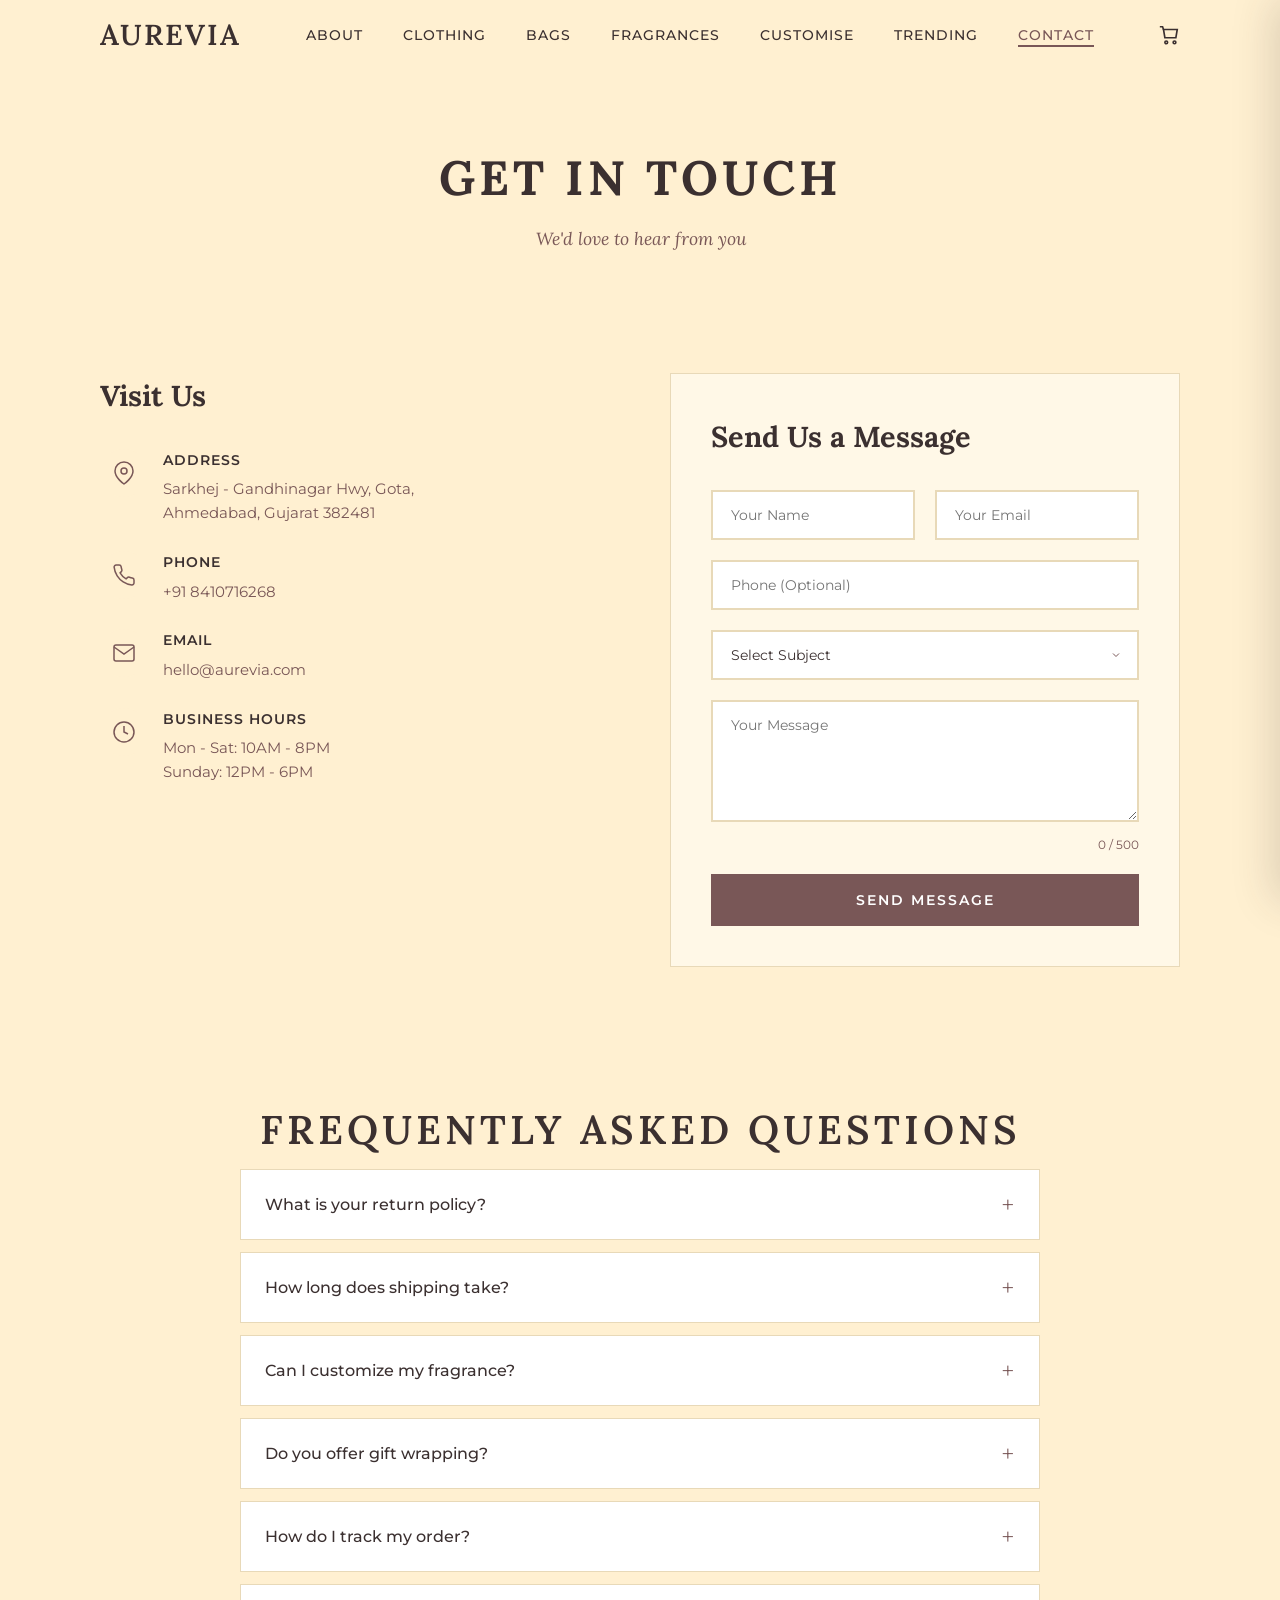
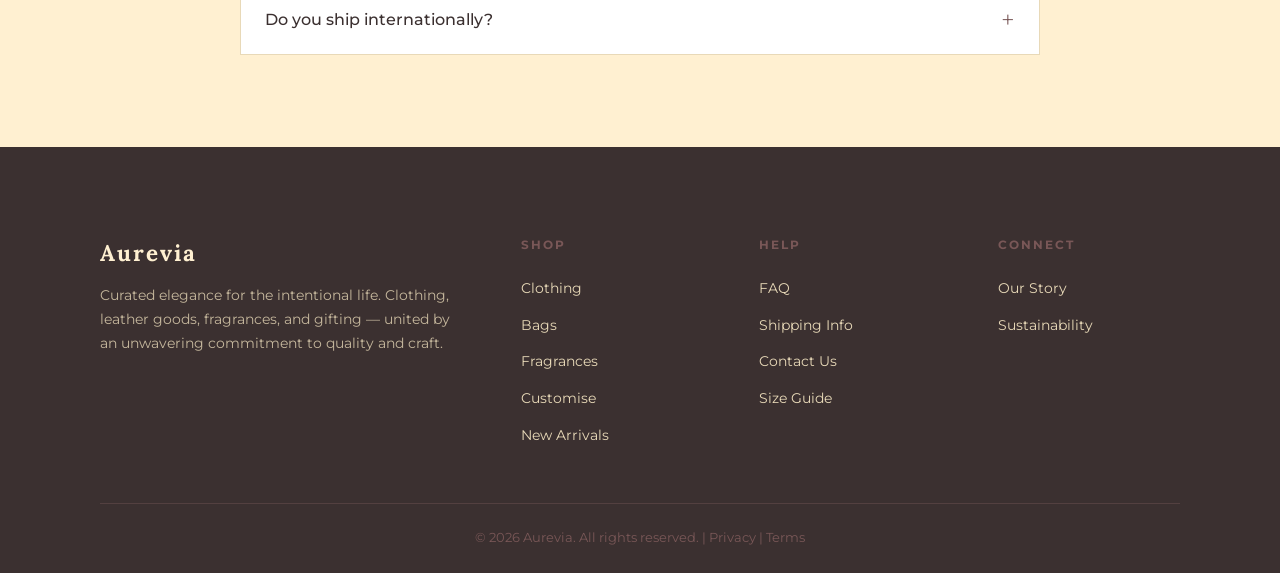
<file: contact.html>
<!doctype html>
<html lang="en">
  <head>
    <meta charset="UTF-8" />
    <meta name="viewport" content="width=device-width, initial-scale=1.0" />
    <meta
      name="description"
      content="Contact Aurevia — Get in touch with our team for inquiries, support, and consultations."
    />
    <title>Contact Us | Aurevia</title>
    <link rel="preconnect" href="https://fonts.googleapis.com" />
    <link rel="preconnect" href="https://fonts.gstatic.com" crossorigin />
    <link
      href="https://fonts.googleapis.com/css2?family=Lora:ital,wght@0,400..700;1,400..700&family=Montserrat:ital,wght@0,100..900;1,100..900&display=swap"
      rel="stylesheet"
    />
    <link rel="stylesheet" href="styles/globals.css" />
    <link rel="stylesheet" href="styles/responsive.css" />
    <link rel="stylesheet" href="styles/shared.css" />
    <link rel="stylesheet" href="styles/contact.css" />
  </head>
  <body>
    <!-- ═══ NAVIGATION ═══ -->
    <nav id="navbar" class="navbar">
      <div class="container">
        <div class="nav-inner">
          <a href="index.html" class="logo">Aurevia</a>
          <ul class="nav-links">
            <li><a href="index.html" class="hover-link">About</a></li>
            <li><a href="clothing.html" class="hover-link">Clothing</a></li>
            <li><a href="bags.html" class="hover-link">Bags</a></li>
            <li><a href="fragrances.html" class="hover-link">Fragrances</a></li>
            <li><a href="customise.html" class="hover-link">Customise</a></li>
            <li><a href="trending.html" class="hover-link">Trending</a></li>
            <li><a href="contact.html" class="active">Contact</a></li>
          </ul>
          <div class="nav-actions">
            <button class="nav-icon-btn" aria-label="Bag">
              <svg
                width="22"
                height="22"
                fill="none"
                viewBox="0 0 24 24"
                stroke="currentColor"
                stroke-width="1.8"
              >
                <path d="M6 6h15l-1.5 9h-12z" />
                <circle cx="9" cy="20" r="1.5" />
                <circle cx="18" cy="20" r="1.5" />
                <path d="M6 6L5 3H2" />
              </svg>
              <span class="cart-count" id="cartCount">0</span>
            </button>
            <button
              class="hamburger"
              id="hamburgerBtn"
              aria-label="Menu"
              aria-expanded="false"
            >
              <span></span><span></span><span></span>
            </button>
          </div>
        </div>
      </div>
    </nav>

    <!-- Mobile Menu Overlay -->
    <div class="mobile-menu-overlay" id="mobileOverlay"></div>

    <!-- Mobile Menu -->
    <div class="mobile-menu" id="mobileMenu" aria-hidden="true">
      <div class="mobile-menu-header">
        <a href="index.html" class="logo">Aurevia</a>
        <button
          class="mobile-close-btn"
          id="closeMenuBtn"
          aria-label="Close menu"
        >
          <svg
            width="28"
            height="28"
            fill="none"
            viewBox="0 0 24 24"
            stroke="currentColor"
            stroke-width="1.8"
            stroke-linecap="round"
          >
            <line x1="18" y1="6" x2="6" y2="18" />
            <line x1="6" y1="6" x2="18" y2="18" />
          </svg>
        </button>
      </div>
      <ul class="mobile-menu-nav">
        <li><a href="index.html">About</a></li>
        <li><a href="clothing.html">Clothing</a></li>
        <li><a href="bags.html">Bags</a></li>
        <li><a href="fragrances.html">Fragrances</a></li>
        <li><a href="customise.html">Customise</a></li>
        <li><a href="trending.html">Trending</a></li>
        <li><a href="contact.html" class="active">Contact</a></li>
      </ul>
      <div class="mobile-menu-footer">
        <p class="mobile-menu-copyright">&copy; 2026 Aurevia</p>
      </div>
    </div>

    <main>
      <!-- ═══ PAGE HERO ═══ -->
      <section class="page-hero">
        <div class="container">
          <div class="hero-content">
            <div class="hero-line reveal"></div>
            <h1 class="page-title reveal">Get in Touch</h1>
            <p class="page-subtitle reveal">We'd love to hear from you</p>
          </div>
        </div>
      </section>

      <!-- ═══ CONTACT SECTION ═══ -->
      <section class="contact-section">
        <div class="container">
          <div class="contact-grid">
            <!-- Contact Info -->
            <div class="contact-info">
              <h2>Visit Us</h2>

              <div class="info-item">
                <div class="info-icon">
                  <svg
                    width="24"
                    height="24"
                    fill="none"
                    viewBox="0 0 24 24"
                    stroke="currentColor"
                    stroke-width="1.5"
                  >
                    <path d="M21 10c0 7-9 13-9 13s-9-6-9-13a9 9 0 0118 0z" />
                    <circle cx="12" cy="10" r="3" />
                  </svg>
                </div>
                <div class="info-text">
                  <h4>Address</h4>
                  <p>
                    Sarkhej - Gandhinagar Hwy, Gota, <br />
                    Ahmedabad, Gujarat 382481
                  </p>
                </div>
              </div>

              <div class="info-item">
                <div class="info-icon">
                  <svg
                    width="24"
                    height="24"
                    fill="none"
                    viewBox="0 0 24 24"
                    stroke="currentColor"
                    stroke-width="1.5"
                  >
                    <path
                      d="M22 16.92v3a2 2 0 01-2.18 2 19.79 19.79 0 01-8.63-3.07 19.5 19.5 0 01-6-6 19.79 19.79 0 01-3.07-8.67A2 2 0 014.11 2h3a2 2 0 012 1.72 12.84 12.84 0 00.7 2.81 2 2 0 01-.45 2.11L8.09 9.91a16 16 0 006 6l1.27-1.27a2 2 0 012.11-.45 12.84 12.84 0 002.81.7A2 2 0 0122 16.92z"
                    />
                  </svg>
                </div>
                <div class="info-text">
                  <h4>Phone</h4>
                  <a href="tel:+918410716268">+91 8410716268</a>
                </div>
              </div>

              <div class="info-item">
                <div class="info-icon">
                  <svg
                    width="24"
                    height="24"
                    fill="none"
                    viewBox="0 0 24 24"
                    stroke="currentColor"
                    stroke-width="1.5"
                  >
                    <path
                      d="M4 4h16c1.1 0 2 .9 2 2v12c0 1.1-.9 2-2 2H4c-1.1 0-2-.9-2-2V6c0-1.1.9-2 2-2z"
                    />
                    <polyline points="22,6 12,13 2,6" />
                  </svg>
                </div>
                <div class="info-text">
                  <h4>Email</h4>
                  <a href="mailto:hello@aurevia.com">hello@aurevia.com</a>
                </div>
              </div>

              <div class="info-item">
                <div class="info-icon">
                  <svg
                    width="24"
                    height="24"
                    fill="none"
                    viewBox="0 0 24 24"
                    stroke="currentColor"
                    stroke-width="1.5"
                  >
                    <circle cx="12" cy="12" r="10" />
                    <polyline points="12 6 12 12 16 14" />
                  </svg>
                </div>
                <div class="info-text">
                  <h4>Business Hours</h4>
                  <p>Mon - Sat: 10AM - 8PM<br />Sunday: 12PM - 6PM</p>
                </div>
              </div>
            </div>

            <!-- Contact Form -->
            <div class="contact-form-wrapper">
              <h2>Send Us a Message</h2>
              <form class="contact-form" id="contact-form">
                <div class="form-row">
                  <div class="form-group">
                    <input
                      type="text"
                      name="name"
                      placeholder="Your Name"
                      required
                    />
                  </div>
                  <div class="form-group">
                    <input
                      type="email"
                      name="email"
                      placeholder="Your Email"
                      required
                    />
                  </div>
                </div>
                <div class="form-group">
                  <input
                    type="tel"
                    name="phone"
                    placeholder="Phone (Optional)"
                  />
                </div>
                <div class="form-group">
                  <select name="subject" required>
                    <option value="">Select Subject</option>
                    <option value="general">General Inquiry</option>
                    <option value="order">Order Support</option>
                    <option value="product">Product Question</option>
                    <option value="custom">Custom Fragrance Request</option>
                    <option value="wholesale">Wholesale Inquiry</option>
                    <option value="press">Press &amp; Media</option>
                    <option value="other">Other</option>
                  </select>
                </div>
                <div class="form-group">
                  <textarea
                    name="message"
                    placeholder="Your Message"
                    rows="5"
                    required
                    minlength="20"
                  ></textarea>
                  <span class="char-count">0 / 500</span>
                </div>
                <button type="submit" class="submit-btn">Send Message</button>
              </form>
              <div class="form-success" id="form-success">
                <svg
                  width="48"
                  height="48"
                  fill="none"
                  viewBox="0 0 24 24"
                  stroke="#4CAF50"
                  stroke-width="2"
                >
                  <polyline points="20 6 9 17 4 12" />
                </svg>
                <h3>Thank You!</h3>
                <p>Your message has been sent. We'll get back to you soon.</p>
              </div>
            </div>
          </div>
        </div>
      </section>

      <!-- ═══ FAQ SECTION ═══ -->
      <section class="faq-section">
        <div class="container">
          <h2 class="section-title">Frequently Asked Questions</h2>
          <div class="accordion" id="faq-accordion">
            <div class="accordion-item">
              <button class="accordion-header" aria-expanded="false">
                <span>What is your return policy?</span>
                <span class="accordion-icon">+</span>
              </button>
              <div class="accordion-content">
                <p>
                  We offer hassle-free returns within 30 days of purchase. Items
                  must be unused and in original packaging. Receipts are
                  mandatory. For detailed information, please contact our
                  support team.
                </p>
              </div>
            </div>

            <div class="accordion-item">
              <button class="accordion-header" aria-expanded="false">
                <span>How long does shipping take?</span>
                <span class="accordion-icon">+</span>
              </button>
              <div class="accordion-content">
                <p>
                  It usually depends on the items you have ordered especially
                  with your personalized inputs. On an average, it takes about
                  10-15 days to pack and dispatch your orders. The delivery
                  charge is free for all orders above 2500 Rs.
                </p>
              </div>
            </div>

            <div class="accordion-item">
              <button class="accordion-header" aria-expanded="false">
                <span>Can I customize my fragrance?</span>
                <span class="accordion-icon">+</span>
              </button>
              <div class="accordion-content">
                <p>
                  Absolutely. You will be able to curate your signature scent in
                  our fragrance tab which provides you with the option to curate
                  personalized fragrances as well as browse through our
                  catalogue to find our best-selling fragrances
                </p>
              </div>
            </div>

            <div class="accordion-item">
              <button class="accordion-header" aria-expanded="false">
                <span>Do you offer gift wrapping?</span>
                <span class="accordion-icon">+</span>
              </button>
              <div class="accordion-content">
                <p>
                  We are in the startup phase but on a good note, our brand is
                  currently planning to bring out collection of gift sets with
                  complementary gift wrapping.
                </p>
              </div>
            </div>

            <div class="accordion-item">
              <button class="accordion-header" aria-expanded="false">
                <span>How do I track my order?</span>
                <span class="accordion-icon">+</span>
              </button>
              <div class="accordion-content">
                <p>
                  Once your order ships, you'll receive an email with a tracking
                  number. You can also track your order by logging into your
                  account and visiting the Orders section. If you have any
                  issues, please contact our support team.
                </p>
              </div>
            </div>

            <div class="accordion-item">
              <button class="accordion-header" aria-expanded="false">
                <span>Do you ship internationally?</span>
                <span class="accordion-icon">+</span>
              </button>
              <div class="accordion-content">
                <p>
                  Not at the moment due to limitations on availability in mobile
                  network because of our status as a startup website but we are
                  manifesting for international reach soon.
                </p>
              </div>
            </div>
          </div>
        </div>
      </section>
    </main>

    <!-- ═══ FOOTER ═══ -->
    <footer class="footer">
      <div class="container">
        <div class="footer-grid">
          <div class="footer-brand">
            <h3>Aurevia</h3>
            <p>
              Curated elegance for the intentional life. Clothing, leather
              goods, fragrances, and gifting — united by an unwavering
              commitment to quality and craft.
            </p>
          </div>
          <div class="footer-col">
            <h4>Shop</h4>
            <ul class="footer-links">
              <li><a href="clothing.html" class="hover-link">Clothing</a></li>
              <li><a href="bags.html" class="hover-link">Bags</a></li>
              <li>
                <a href="fragrances.html" class="hover-link">Fragrances</a>
              </li>
              <li><a href="customise.html" class="hover-link">Customise</a></li>
              <li><a href="trending.html">New Arrivals</a></li>
            </ul>
          </div>
          <div class="footer-col">
            <h4>Help</h4>
            <ul class="footer-links">
              <li><a href="#">FAQ</a></li>
              <li><a href="#">Shipping Info</a></li>
              <li><a href="contact.html">Contact Us</a></li>
              <li><a href="#">Size Guide</a></li>
            </ul>
          </div>
          <div class="footer-col">
            <h4>Connect</h4>
            <ul class="footer-links">
              <li><a href="index.html">Our Story</a></li>
              <li><a href="#">Sustainability</a></li>
            </ul>
          </div>
        </div>
        <div class="footer-bottom">
          <p>
            &copy; 2026 Aurevia. All rights reserved. |
            <a href="#">Privacy</a> | <a href="#">Terms</a>
          </p>
        </div>
      </div>
    </footer>

    <script src="js/main.js"></script>
    <script src="js/contact.js"></script>
    <script src="js/cart.js"></script>
  </body>
</html>
</file>
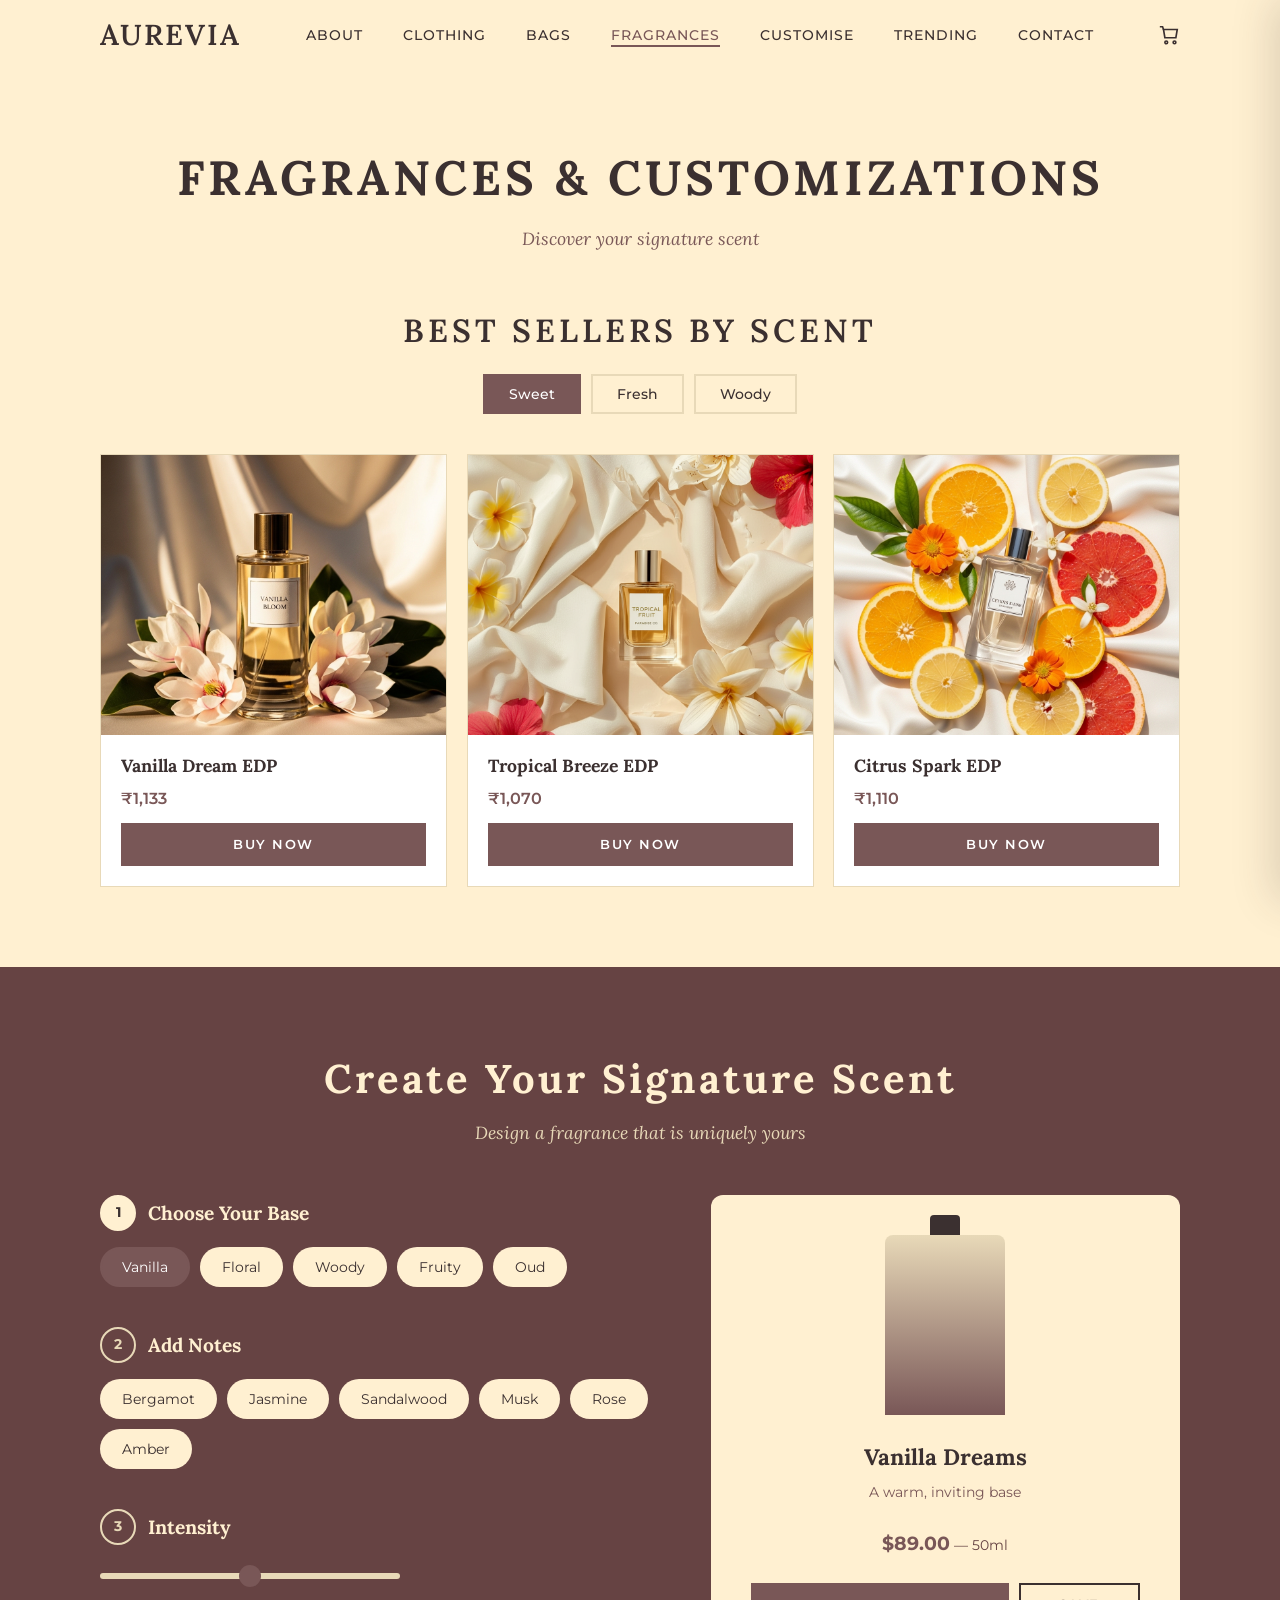
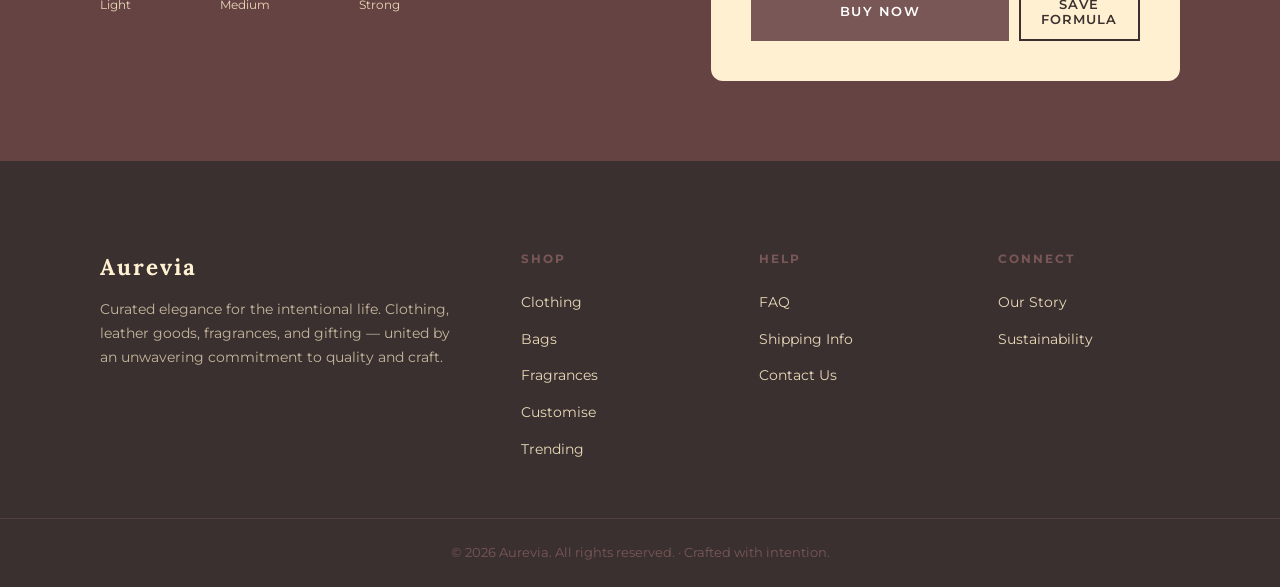
<file: fragrances.html>
<!doctype html>
<html lang="en">
  <head>
    <meta charset="UTF-8" />
    <meta name="viewport" content="width=device-width, initial-scale=1.0" />
    <meta
      name="description"
      content="Aurevia Fragrances & Customizations — Explore scent families and create your signature fragrance."
    />
    <title>Fragrances | Aurevia</title>
    <link rel="preconnect" href="https://fonts.googleapis.com" />
    <link rel="preconnect" href="https://fonts.gstatic.com" crossorigin />
    <link
      href="https://fonts.googleapis.com/css2?family=Lora:ital,wght@0,400..700;1,400..700&family=Montserrat:ital,wght@0,100..900;1,100..900&display=swap"
      rel="stylesheet"
    />
    <link rel="stylesheet" href="styles/globals.css" />
    <link rel="stylesheet" href="styles/responsive.css" />
    <link rel="stylesheet" href="styles/shared.css" />
    <link rel="stylesheet" href="styles/fragrances.css" />
  </head>
  <body>
    <!-- ═══ NAVIGATION ═══ -->
    <nav id="navbar" class="navbar">
      <div class="container">
        <div class="nav-inner">
          <a href="index.html" class="logo">Aurevia</a>
          <ul class="nav-links">
            <li><a href="index.html" class="hover-link">About</a></li>
            <li><a href="clothing.html" class="hover-link">Clothing</a></li>
            <li><a href="bags.html" class="hover-link">Bags</a></li>
            <li><a href="fragrances.html" class="active">Fragrances</a></li>
            <li><a href="customise.html" class="hover-link">Customise</a></li>
            <li><a href="trending.html" class="hover-link">Trending</a></li>
            <li><a href="contact.html" class="hover-link">Contact</a></li>
          </ul>
          <div class="nav-actions">
            <button class="nav-icon-btn" aria-label="Bag">
              <svg
                width="22"
                height="22"
                fill="none"
                viewBox="0 0 24 24"
                stroke="currentColor"
                stroke-width="1.8"
              >
                <path d="M6 6h15l-1.5 9h-12z" />
                <circle cx="9" cy="20" r="1.5" />
                <circle cx="18" cy="20" r="1.5" />
                <path d="M6 6L5 3H2" />
              </svg>
              <span class="cart-count" id="cartCount">0</span>
            </button>
            <button
              class="hamburger"
              id="hamburgerBtn"
              aria-label="Menu"
              aria-expanded="false"
            >
              <span></span><span></span><span></span>
            </button>
          </div>
        </div>
      </div>
    </nav>
    <!-- Mobile Menu Overlay -->
    <div class="mobile-menu-overlay" id="mobileOverlay"></div>

    <!-- Mobile Menu -->
    <div class="mobile-menu" id="mobileMenu" aria-hidden="true">
      <div class="mobile-menu-header">
        <a href="index.html" class="logo">Aurevia</a>
        <button
          class="mobile-close-btn"
          id="closeMenuBtn"
          aria-label="Close menu"
        >
          <svg
            width="28"
            height="28"
            fill="none"
            viewBox="0 0 24 24"
            stroke="currentColor"
            stroke-width="1.8"
            stroke-linecap="round"
          >
            <line x1="18" y1="6" x2="6" y2="18" />
            <line x1="6" y1="6" x2="18" y2="18" />
          </svg>
        </button>
      </div>
      <ul class="mobile-menu-nav">
        <li><a href="index.html">About</a></li>
        <li><a href="clothing.html">Clothing</a></li>
        <li><a href="bags.html">Bags</a></li>
        <li><a href="fragrances.html" class="active">Fragrances</a></li>
        <li><a href="customise.html">Customise</a></li>
        <li><a href="trending.html">Trending</a></li>
        <li><a href="contact.html">Contact</a></li>
      </ul>
      <div class="mobile-menu-footer">
        <p class="mobile-menu-copyright">&copy; 2026 Aurevia</p>
      </div>
    </div>

    <main>
      <!-- ═══ PAGE HERO ═══ -->
      <section class="page-hero">
        <div class="container">
          <div class="hero-content">
            <div class="hero-line reveal"></div>
            <h1 class="page-title reveal">Fragrances &amp; Customizations</h1>
            <p class="page-subtitle reveal">Discover your signature scent</p>
          </div>
        </div>
      </section>

      <!-- ═══ FEATURED FRAGRANCES ═══ -->
      <section class="featured-fragrances">
        <div class="container">
          <h2 class="section-title">Best Sellers by Scent</h2>
          <div class="fragrance-tabs">
            <button class="tab-btn active" data-tab="sweet">Sweet</button>
            <button class="tab-btn" data-tab="fresh">Fresh</button>
            <button class="tab-btn" data-tab="woody">Woody</button>
          </div>

          <div class="tab-content active" id="sweet-tab">
            <div class="product-grid grid-3">
              <div
                class="product-card reveal"
                data-id="fragrance-001"
                data-price="1133"
              >
                <div class="product-image">
                  <div class="frag-ph frag-s1"></div>
                </div>
                <div class="product-info">
                  <h3 class="product-name">Vanilla Dream EDP</h3>
                  <div class="product-price">
                    <span class="current-price">₹1,133</span>
                  </div>
                  <button class="add-to-cart-btn">Buy Now</button>
                </div>
              </div>
              <div class="product-card reveal" data-id="fragrance-003" data-price="1070">
                <div class="product-image">
                  <div class="frag-ph frag-s2"></div>
                </div>
                <div class="product-info">
                  <h3 class="product-name">Tropical Breeze EDP</h3>
                  <div class="product-price">
                    <span class="current-price">₹1,070</span>
                  </div>
                  <button class="add-to-cart-btn">Buy Now</button>
                </div>
              </div>
              <div class="product-card reveal" data-id="fragrance-004" data-price="1110">
                <div class="product-image">
                  <div class="frag-ph frag-s3"></div>
                </div>
                <div class="product-info">
                  <h3 class="product-name">Citrus Spark EDP</h3>
                  <div class="product-price">
                    <span class="current-price">₹1,110</span>
                  </div>
                  <button class="add-to-cart-btn">Buy Now</button>
                </div>
              </div>
            </div>
          </div>

          <div class="tab-content" id="fresh-tab">
            <div class="product-grid grid-3">
              <div
                class="product-card reveal"
                data-id="fragrance-002"
                data-price="1020"
              >
                <div class="product-image">
                  <div class="frag-ph frag-f1"></div>
                </div>
                <div class="product-info">
                  <h3 class="product-name">Aquatic Mist EDP</h3>
                  <div class="product-price">
                    <span class="current-price">₹1,020</span>
                  </div>
                  <button class="add-to-cart-btn">Buy Now</button>
                </div>
              </div>
              <div class="product-card reveal" data-id="fragrance-005" data-price="1095">
                <div class="product-image">
                  <div class="frag-ph frag-f2"></div>
                </div>
                <div class="product-info">
                  <h3 class="product-name">Floral Rain EDP</h3>
                  <div class="product-price">
                    <span class="current-price">₹1,095</span>
                  </div>
                  <button class="add-to-cart-btn">Buy Now</button>
                </div>
              </div>
              <div class="product-card reveal" data-id="fragrance-006" data-price="1045">
                <div class="product-image">
                  <div class="frag-ph frag-f3"></div>
                </div>
                <div class="product-info">
                  <h3 class="product-name">Jojoba Fresh EDP</h3>
                  <div class="product-price">
                    <span class="current-price">₹1,045</span>
                  </div>
                  <button class="add-to-cart-btn">Buy Now</button>
                </div>
              </div>
            </div>
          </div>

          <div class="tab-content" id="woody-tab">
            <div class="product-grid grid-3">
              <div class="product-card reveal" data-id="fragrance-007" data-price="1160">
                <div class="product-image">
                  <div class="frag-ph frag-w1"></div>
                </div>
                <div class="product-info">
                  <h3 class="product-name">Spice Market EDP</h3>
                  <div class="product-price">
                    <span class="current-price">₹1,160</span>
                  </div>
                  <button class="add-to-cart-btn">Buy Now</button>
                </div>
              </div>
              <div class="product-card reveal" data-id="fragrance-008" data-price="1200">
                <div class="product-image">
                  <div class="frag-ph frag-w2"></div>
                </div>
                <div class="product-info">
                  <h3 class="product-name">Arabian Oud EDP</h3>
                  <div class="product-price">
                    <span class="current-price">₹1,200</span>
                  </div>
                  <button class="add-to-cart-btn">Buy Now</button>
                </div>
              </div>
              <div class="product-card reveal" data-id="fragrance-009" data-price="1180">
                <div class="product-image">
                  <div class="frag-ph frag-w3"></div>
                </div>
                <div class="product-info">
                  <h3 class="product-name">Leather Reserve EDP</h3>
                  <div class="product-price">
                    <span class="current-price">₹1,180</span>
                  </div>
                  <button class="add-to-cart-btn">Buy Now</button>
                </div>
              </div>
            </div>
          </div>
        </div>
      </section>

      <!-- ═══ CUSTOMIZATION SECTION ═══ -->
      <section class="customizer-section" id="customizer">
        <div class="container">
          <h2 class="customizer-title">Create Your Signature Scent</h2>
          <p class="customizer-subtitle">
            Design a fragrance that is uniquely yours
          </p>

          <div class="customizer-grid">
            <!-- Steps -->
            <div class="customizer-steps">
              <div class="step" data-step="1">
                <div class="step-header">
                  <span class="step-num active">1</span>
                  <h3>Choose Your Base</h3>
                </div>
                <div class="step-options" id="baseOptions">
                  <button
                    class="option-btn active"
                    data-value="vanilla"
                    data-price="0"
                  >
                    Vanilla
                  </button>
                  <button class="option-btn" data-value="floral" data-price="0">
                    Floral
                  </button>
                  <button class="option-btn" data-value="woody" data-price="5">
                    Woody
                  </button>
                  <button class="option-btn" data-value="fruity" data-price="0">
                    Fruity
                  </button>
                  <button class="option-btn" data-value="oud" data-price="15">
                    Oud
                  </button>
                </div>
              </div>

              <div class="step" data-step="2">
                <div class="step-header">
                  <span class="step-num">2</span>
                  <h3>Add Notes</h3>
                </div>
                <div class="step-options" id="noteOptions">
                  <button
                    class="option-btn"
                    data-value="bergamot"
                    data-price="5"
                  >
                    Bergamot
                  </button>
                  <button
                    class="option-btn"
                    data-value="jasmine"
                    data-price="8"
                  >
                    Jasmine
                  </button>
                  <button
                    class="option-btn"
                    data-value="sandalwood"
                    data-price="10"
                  >
                    Sandalwood
                  </button>
                  <button class="option-btn" data-value="musk" data-price="7">
                    Musk
                  </button>
                  <button class="option-btn" data-value="rose" data-price="8">
                    Rose
                  </button>
                  <button class="option-btn" data-value="amber" data-price="6">
                    Amber
                  </button>
                </div>
              </div>

              <div class="step" data-step="3">
                <div class="step-header">
                  <span class="step-num">3</span>
                  <h3>Intensity</h3>
                </div>
                <div class="intensity-slider">
                  <input
                    type="range"
                    min="1"
                    max="5"
                    value="3"
                    id="intensityRange"
                  />
                  <div class="intensity-labels">
                    <span>Light</span><span>Medium</span><span>Strong</span>
                  </div>
                </div>
              </div>
            </div>

            <!-- Preview -->
            <div class="customizer-preview">
              <div class="preview-card">
                <div class="preview-bottle"></div>
                <h3 class="preview-name" id="previewName">Vanilla Dreams</h3>
                <p class="preview-desc" id="previewDesc">
                  A warm, inviting base
                </p>
                <div class="preview-price">
                  <span id="previewPrice">₹1,133</span>
                  <span class="preview-size">— 50ml</span>
                </div>
                <div class="preview-actions">
                  <button class="add-to-cart-btn">Buy Now</button>
                  <button class="save-formula-btn">Save Formula</button>
                </div>
              </div>
            </div>
          </div>
        </div>
      </section>
    </main>

    <!-- ═══ FOOTER ═══ -->
    <footer class="footer">
      <div class="container">
        <div class="footer-grid">
          <div class="footer-brand">
            <h3>Aurevia</h3>
            <p>
              Curated elegance for the intentional life. Clothing, leather
              goods, fragrances, and gifting — united by an unwavering
              commitment to quality and craft.
            </p>
          </div>
          <div class="footer-col">
            <h4>Shop</h4>
            <ul class="footer-links">
              <li><a href="clothing.html" class="hover-link">Clothing</a></li>
              <li><a href="bags.html" class="hover-link">Bags</a></li>
              <li>
                <a href="fragrances.html" class="hover-link">Fragrances</a>
              </li>
              <li><a href="customise.html" class="hover-link">Customise</a></li>
              <li><a href="trending.html" class="hover-link">Trending</a></li>
            </ul>
          </div>
          <div class="footer-col">
            <h4>Help</h4>
            <ul class="footer-links">
              <li><a href="contact.html">FAQ</a></li>
              <li><a href="#">Shipping Info</a></li>
              <li><a href="contact.html">Contact Us</a></li>
            </ul>
          </div>
          <div class="footer-col">
            <h4>Connect</h4>
            <ul class="footer-links">
              <li><a href="index.html">Our Story</a></li>
              <li><a href="#">Sustainability</a></li>
            </ul>
          </div>
        </div>
      </div>
      <div class="footer-bottom">
        <div class="container">
          <p>
            &copy; 2026 Aurevia. All rights reserved. &middot; Crafted with
            intention.
          </p>
        </div>
      </div>
    </footer>

    <script src="js/main.js"></script>
    <script src="js/cart.js"></script>
    <script src="js/products.js"></script>
    <script src="js/fragrances.js"></script>
  </body>
</html>
</file>
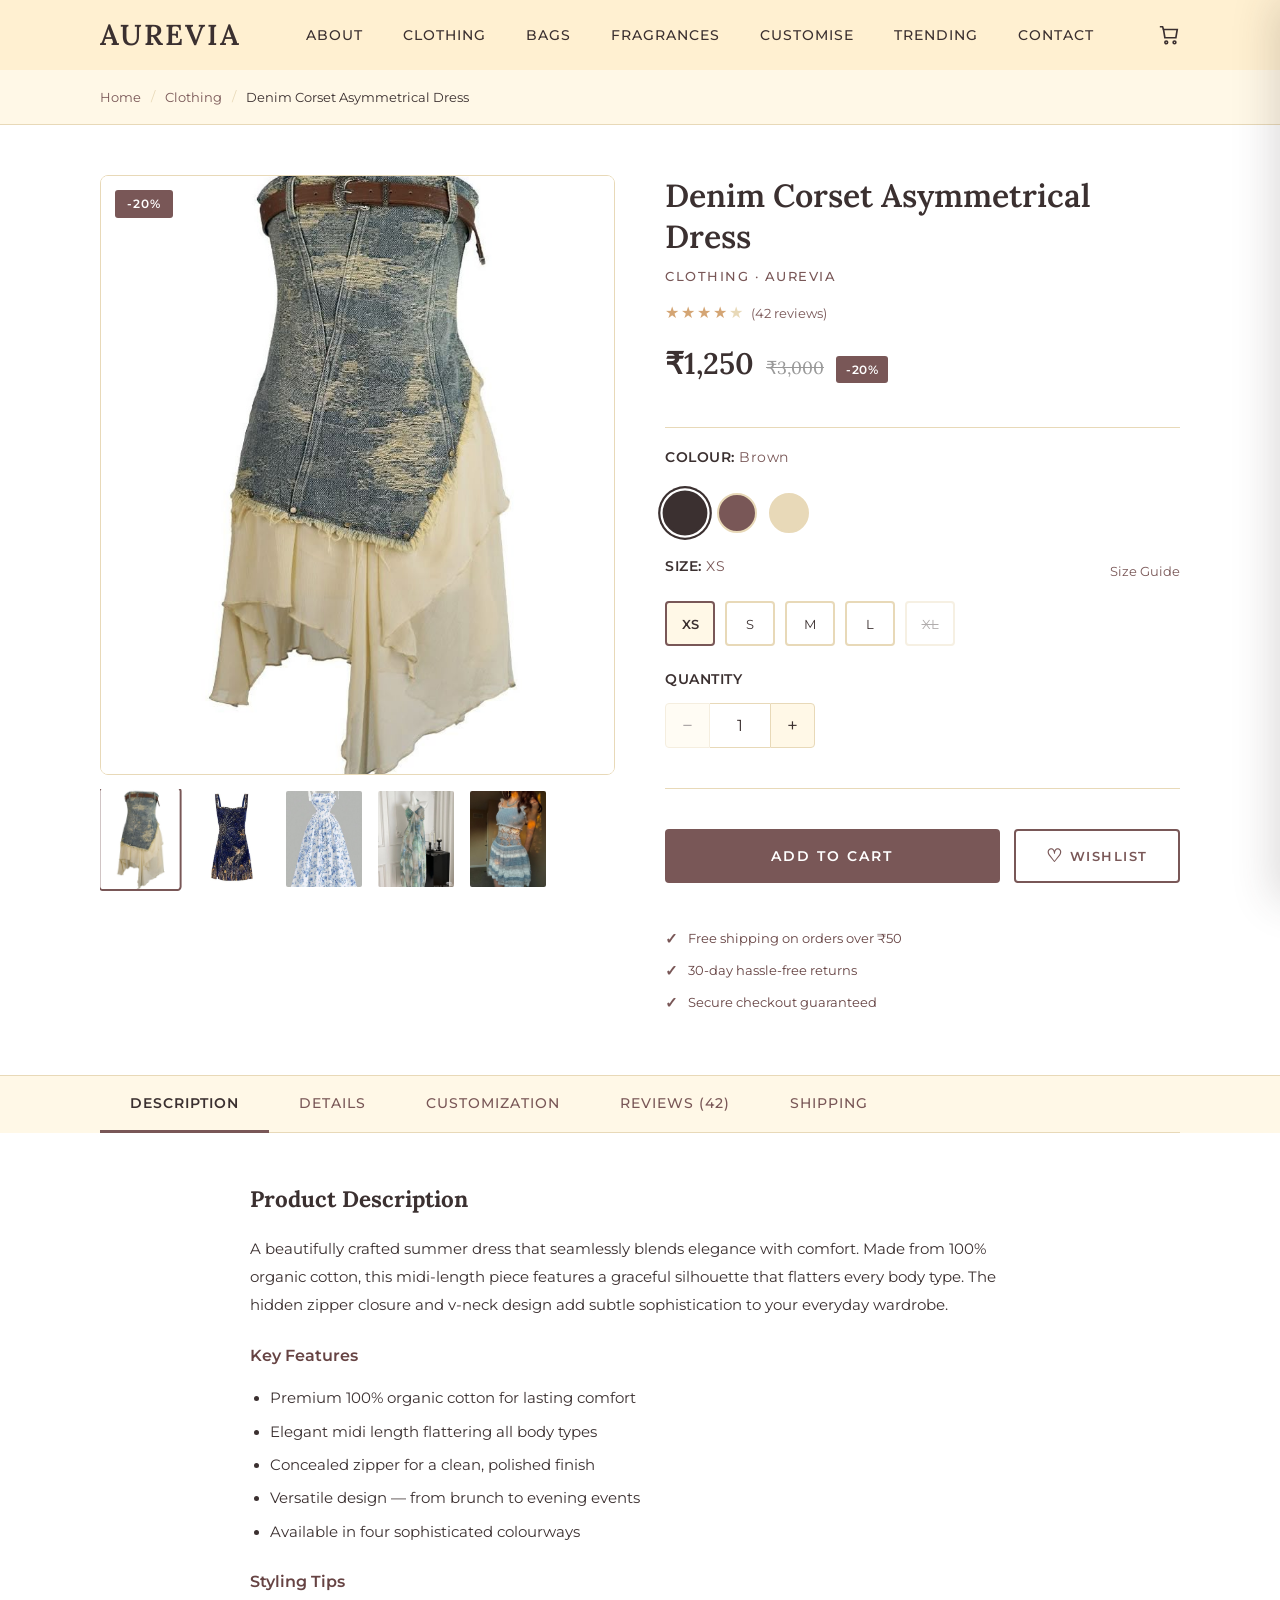
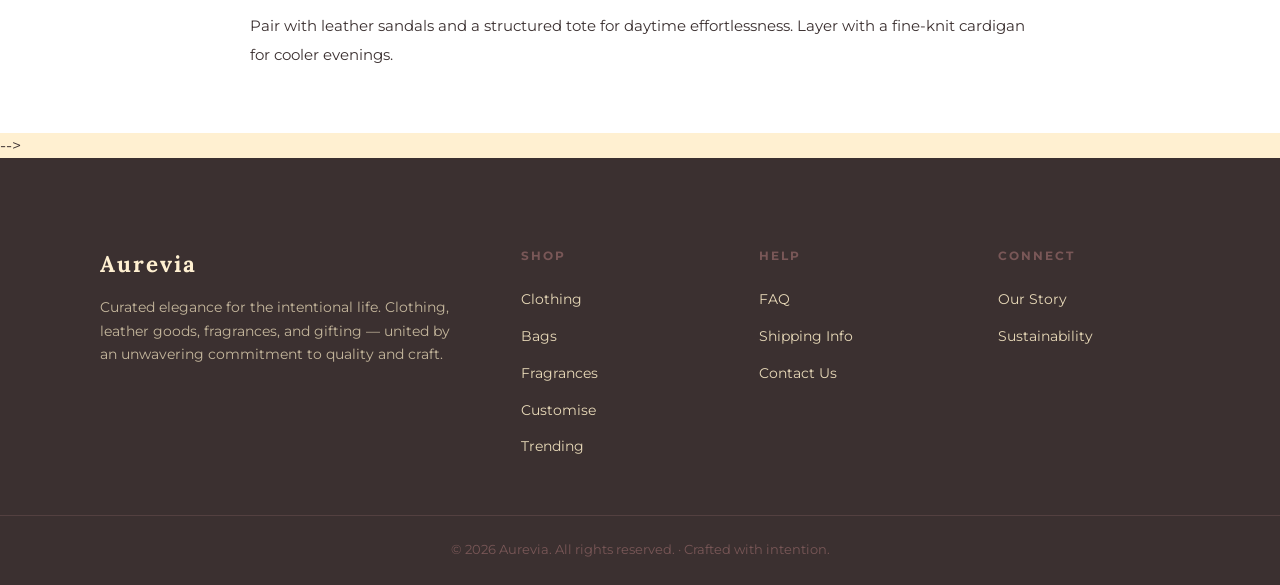
<file: product.html>
<!doctype html>
<html lang="en">
  <head>
    <meta charset="UTF-8" />
    <meta name="viewport" content="width=device-width, initial-scale=1.0" />
    <meta
      name="description"
      content="Aurevia — Premium product details, variant selection, and purchase."
    />
    <title>Product | Aurevia</title>

    <!-- Google Fonts -->
    <link rel="preconnect" href="https://fonts.googleapis.com" />
    <link rel="preconnect" href="https://fonts.gstatic.com" crossorigin />
    <link
      href="https://fonts.googleapis.com/css2?family=Lora:ital,wght@0,400..700;1,400..700&family=Montserrat:ital,wght@0,100..900;1,100..900&display=swap"
      rel="stylesheet"
    />

    <!-- Stylesheets -->
    <link rel="stylesheet" href="styles/globals.css" />
    <link rel="stylesheet" href="styles/responsive.css" />
    <link rel="stylesheet" href="styles/shared.css" />
    <link rel="stylesheet" href="styles/product.css" />
  </head>
  <body>
    <!-- ═══ NAVIGATION ═══ -->
    <nav id="navbar" class="navbar scrolled">
      <div class="container">
        <div class="nav-inner">
          <a href="index.html" class="logo">Aurevia</a>
          <ul class="nav-links">
            <li><a href="index.html" class="hover-link">About</a></li>
            <li><a href="clothing.html" class="hover-link">Clothing</a></li>
            <li><a href="bags.html" class="hover-link">Bags</a></li>
            <li><a href="fragrances.html" class="hover-link">Fragrances</a></li>
            <li><a href="customise.html" class="hover-link">Customise</a></li>
            <li><a href="trending.html" class="hover-link">Trending</a></li>
            <li><a href="contact.html" class="hover-link">Contact</a></li>
          </ul>
          <div class="nav-actions">
            <button
              class="nav-icon-btn"
              aria-label="Bag"
              style="position: relative"
            >
              <svg
                width="22"
                height="22"
                fill="none"
                viewBox="0 0 24 24"
                stroke="currentColor"
                stroke-width="1.8"
              >
                <path d="M6 6h15l-1.5 9h-12z" />
                <circle cx="9" cy="20" r="1.5" />
                <circle cx="18" cy="20" r="1.5" />
                <path d="M6 6L5 3H2" />
              </svg>
              <span class="cart-count" id="cartCount" style="display: none"
                >0</span
              >
            </button>
            <button
              class="hamburger"
              id="hamburgerBtn"
              aria-label="Menu"
              aria-expanded="false"
            >
              <span></span><span></span><span></span>
            </button>
          </div>
        </div>
      </div>
    </nav>

    <!-- Mobile Menu Overlay -->
    <div class="mobile-menu-overlay" id="mobileOverlay"></div>

    <!-- Mobile Menu -->
    <div class="mobile-menu" id="mobileMenu" aria-hidden="true">
      <div class="mobile-menu-header">
        <a href="index.html" class="logo">Aurevia</a>
        <button
          class="mobile-close-btn"
          id="closeMenuBtn"
          aria-label="Close menu"
        >
          <svg
            width="28"
            height="28"
            fill="none"
            viewBox="0 0 24 24"
            stroke="currentColor"
            stroke-width="1.8"
            stroke-linecap="round"
          >
            <line x1="18" y1="6" x2="6" y2="18" />
            <line x1="6" y1="6" x2="18" y2="18" />
          </svg>
        </button>
      </div>
      <ul class="mobile-menu-nav">
        <li><a href="index.html">About</a></li>
        <li><a href="clothing.html">Clothing</a></li>
        <li><a href="bags.html">Bags</a></li>
        <li><a href="fragrances.html">Fragrances</a></li>
        <li><a href="customise.html">Customise</a></li>
        <li><a href="trending.html">Trending</a></li>
        <li><a href="contact.html">Contact</a></li>
      </ul>
      <div class="mobile-menu-footer">
        <p class="mobile-menu-copyright">&copy; 2026 Aurevia</p>
      </div>
    </div>

    <!-- ═══ MAIN ═══ -->
    <main class="product-page-main">
      <!-- BREADCRUMB -->
      <nav class="breadcrumb-nav" aria-label="Breadcrumb">
        <div class="container">
          <ol class="breadcrumb-list">
            <li class="breadcrumb-item"><a href="index.html">Home</a></li>
            <li class="breadcrumb-sep" aria-hidden="true">/</li>
            <li class="breadcrumb-item">
              <a id="breadcrumbCatLink" href="clothing.html"
                ><span id="breadcrumbCatName">Category</span></a
              >
            </li>
            <li class="breadcrumb-sep" aria-hidden="true">/</li>
            <li class="breadcrumb-item current">
              <span id="breadcrumbProdName">Product</span>
            </li>
          </ol>
        </div>
      </nav>

      <!-- MAIN PRODUCT SECTION -->
      <section class="product-main-section">
        <div class="container">
          <div class="product-main-grid">
            <!-- LEFT: Gallery -->
            <div class="product-gallery">
              <div class="main-image-wrap" id="mainImageWrap">
                <!-- Populated by JS -->
              </div>
              <div class="thumbnail-gallery" id="thumbnailGallery">
                <!-- Populated by JS -->
              </div>
            </div>

            <!-- RIGHT: Info -->
            <div class="product-info-col">
              <!-- Name & Meta -->
              <h1 class="prod-name" id="prodName">Loading…</h1>
              <p class="prod-meta" id="prodMeta"></p>

              <!-- Rating -->
              <div class="prod-rating">
                <div class="stars" id="starsContainer"></div>
                <span
                  class="review-count"
                  id="reviewCountLink"
                  tabindex="0"
                  role="button"
                  >(0 reviews)</span
                >
              </div>

              <!-- Price -->
              <div class="prod-price-row">
                <span class="price-current" id="currentPrice">₹0.00</span>
                <span class="price-original" id="originalPrice"></span>
                <span class="price-discount" id="discountBadge"></span>
              </div>

              <hr class="prod-divider" />

              <!-- Color Selection -->
              <div class="option-group" id="colorGroup">
                <div class="option-header">
                  <label class="option-label"
                    >COLOUR:
                    <span class="selected-val" id="selectedColorLabel"
                      >—</span
                    ></label
                  >
                </div>
                <div class="color-options" id="colorOptions"></div>
              </div>

              <!-- Size Selection -->
              <div class="option-group" id="sizeGroup">
                <div class="option-header">
                  <label class="option-label"
                    >SIZE:
                    <span class="selected-val" id="selectedSizeLabel"
                      >—</span
                    ></label
                  >
                  <button class="size-guide-btn" id="sizeGuideBtn">
                    Size Guide
                  </button>
                </div>
                <div class="size-options" id="sizeOptions"></div>
              </div>

              <!-- Quantity -->
              <div class="option-group">
                <label class="option-label">QUANTITY</label>
                <div class="quantity-control">
                  <button
                    class="qty-btn minus"
                    id="minusBtn"
                    aria-label="Decrease quantity"
                  >
                    −
                  </button>
                  <input
                    class="qty-input"
                    id="qtyInput"
                    type="number"
                    value="1"
                    min="1"
                    max="10"
                    readonly
                    aria-label="Quantity"
                  />
                  <button
                    class="qty-btn plus"
                    id="plusBtn"
                    aria-label="Increase quantity"
                  >
                    +
                  </button>
                </div>
              </div>

              <hr class="prod-divider" />

              <!-- Action Buttons -->
              <div class="action-buttons">
                <button class="btn-add-to-cart" id="addToCartBtn">
                  ADD TO CART
                </button>
                <button class="btn-wishlist" id="wishlistBtn">
                  <span class="heart-icon">♡</span> WISHLIST
                </button>
              </div>

              <!-- Trust Badges -->
              <div class="trust-badges">
                <div class="trust-item">
                  <span class="trust-icon">✓</span>
                  <span class="trust-text"
                    >Free shipping on orders over ₹50</span
                  >
                </div>
                <div class="trust-item">
                  <span class="trust-icon">✓</span>
                  <span class="trust-text">30-day hassle-free returns</span>
                </div>
                <div class="trust-item">
                  <span class="trust-icon">✓</span>
                  <span class="trust-text">Secure checkout guaranteed</span>
                </div>
              </div>
            </div>
            <!-- /product-info-col -->
          </div>
          <!-- /product-main-grid -->
        </div>
      </section>

      <!-- PRODUCT DETAIL TABS -->
      <section class="product-tabs-section">
        <div class="container">
          <nav class="tabs-nav" role="tablist" aria-label="Product details">
            <button
              class="tab-nav-btn active"
              data-tab="description"
              role="tab"
              aria-selected="true"
            >
              Description
            </button>
            <button
              class="tab-nav-btn"
              data-tab="details"
              role="tab"
              aria-selected="false"
            >
              Details
            </button>
            <button
              class="tab-nav-btn"
              data-tab="customization"
              role="tab"
              aria-selected="false"
            >
              Customization
            </button>
            <button
              class="tab-nav-btn"
              data-tab="reviews"
              role="tab"
              aria-selected="false"
            >
              Reviews
            </button>
            <button
              class="tab-nav-btn"
              data-tab="shipping"
              role="tab"
              aria-selected="false"
            >
              Shipping
            </button>
          </nav>
        </div>
        <div class="tabs-content">
          <div
            class="tab-panel active"
            id="descriptionPanel"
            role="tabpanel"
            aria-labelledby="tab-description"
          >
            <div id="tabDescription"></div>
          </div>
          <div class="tab-panel" id="detailsPanel" role="tabpanel">
            <div id="tabDetails"></div>
          </div>
          <div class="tab-panel" id="customizationPanel" role="tabpanel">
            <div id="tabCustomization"></div>
          </div>
          <div class="tab-panel" id="reviewsPanel" role="tabpanel">
            <div id="tabReviews"></div>
          </div>
          <div class="tab-panel" id="shippingPanel" role="tabpanel">
            <div id="tabShipping"></div>
          </div>
        </div>
      </section>

      <!-- RELATED PRODUCTS - REMOVED -->
      <!--
      <section class="related-section">
        <div class="container">
          <p class="related-sub">You May Also Like</p>
          <h2 class="related-heading">Related Products</h2>
          <div class="related-carousel" id="relatedGrid">
            <!-- Populated by JS -->
          </div>
        </div>
      </section>
      -->
    </main>

    <!-- ═══ FOOTER ═══ -->
    <footer class="footer">
      <div class="container">
        <div class="footer-grid">
          <div class="footer-brand">
            <h3>Aurevia</h3>
            <p>
              Curated elegance for the intentional life. Clothing, leather
              goods, fragrances, and gifting — united by an unwavering
              commitment to quality and craft.
            </p>
          </div>
          <div class="footer-col">
            <h4>Shop</h4>
            <ul class="footer-links">
              <li><a href="clothing.html">Clothing</a></li>
              <li><a href="bags.html">Bags</a></li>
              <li><a href="fragrances.html">Fragrances</a></li>
              <li><a href="customise.html">Customise</a></li>
              <li><a href="trending.html">Trending</a></li>
            </ul>
          </div>
          <div class="footer-col">
            <h4>Help</h4>
            <ul class="footer-links">
              <li><a href="contact.html">FAQ</a></li>
              <li><a href="#">Shipping Info</a></li>
              <li><a href="contact.html">Contact Us</a></li>
            </ul>
          </div>
          <div class="footer-col">
            <h4>Connect</h4>
            <ul class="footer-links">
              <li><a href="index.html">Our Story</a></li>
              <li><a href="#">Sustainability</a></li>
            </ul>
          </div>
        </div>
      </div>
      <div class="footer-bottom">
        <div class="container">
          <p>
            &copy; 2026 Aurevia. All rights reserved. &middot; Crafted with
            intention.
          </p>
        </div>
      </div>
    </footer>

    <!-- Size Guide Modal -->
    <div
      class="sg-modal-overlay"
      id="sizeGuideModal"
      role="dialog"
      aria-modal="true"
      aria-label="Size Guide"
    >
      <div class="sg-modal">
        <button
          class="sg-modal-close"
          id="sizeGuideClose"
          aria-label="Close size guide"
        >
          &times;
        </button>
        <h2>Size Guide</h2>
        <p
          style="
            font-family: Montserrat, sans-serif;
            font-size: 0.9rem;
            color: #795757;
            margin-bottom: 20px;
          "
        >
          Women's Clothing
        </p>
        <table class="spec-table">
          <thead>
            <tr style="background: #fff8e7">
              <td class="spec-label">Size</td>
              <td class="spec-value">Bust (in)</td>
              <td class="spec-value">Waist (in)</td>
              <td class="spec-value">Hips (in)</td>
            </tr>
          </thead>
          <tbody>
            <tr>
              <td class="spec-label">XS</td>
              <td class="spec-value">31–32</td>
              <td class="spec-value">24–25</td>
              <td class="spec-value">34–35</td>
            </tr>
            <tr>
              <td class="spec-label">S</td>
              <td class="spec-value">33–34</td>
              <td class="spec-value">26–27</td>
              <td class="spec-value">36–37</td>
            </tr>
            <tr>
              <td class="spec-label">M</td>
              <td class="spec-value">35–36</td>
              <td class="spec-value">28–29</td>
              <td class="spec-value">38–39</td>
            </tr>
            <tr>
              <td class="spec-label">L</td>
              <td class="spec-value">37–39</td>
              <td class="spec-value">30–32</td>
              <td class="spec-value">40–42</td>
            </tr>
            <tr>
              <td class="spec-label">XL</td>
              <td class="spec-value">40–42</td>
              <td class="spec-value">33–35</td>
              <td class="spec-value">43–45</td>
            </tr>
          </tbody>
        </table>
      </div>
    </div>

    <!-- Scripts -->
    <script src="js/products-data.js"></script>
    <script src="js/cart.js"></script>
    <script src="js/main.js"></script>
    <script src="js/product.js"></script>
  </body>
</html>
</file>
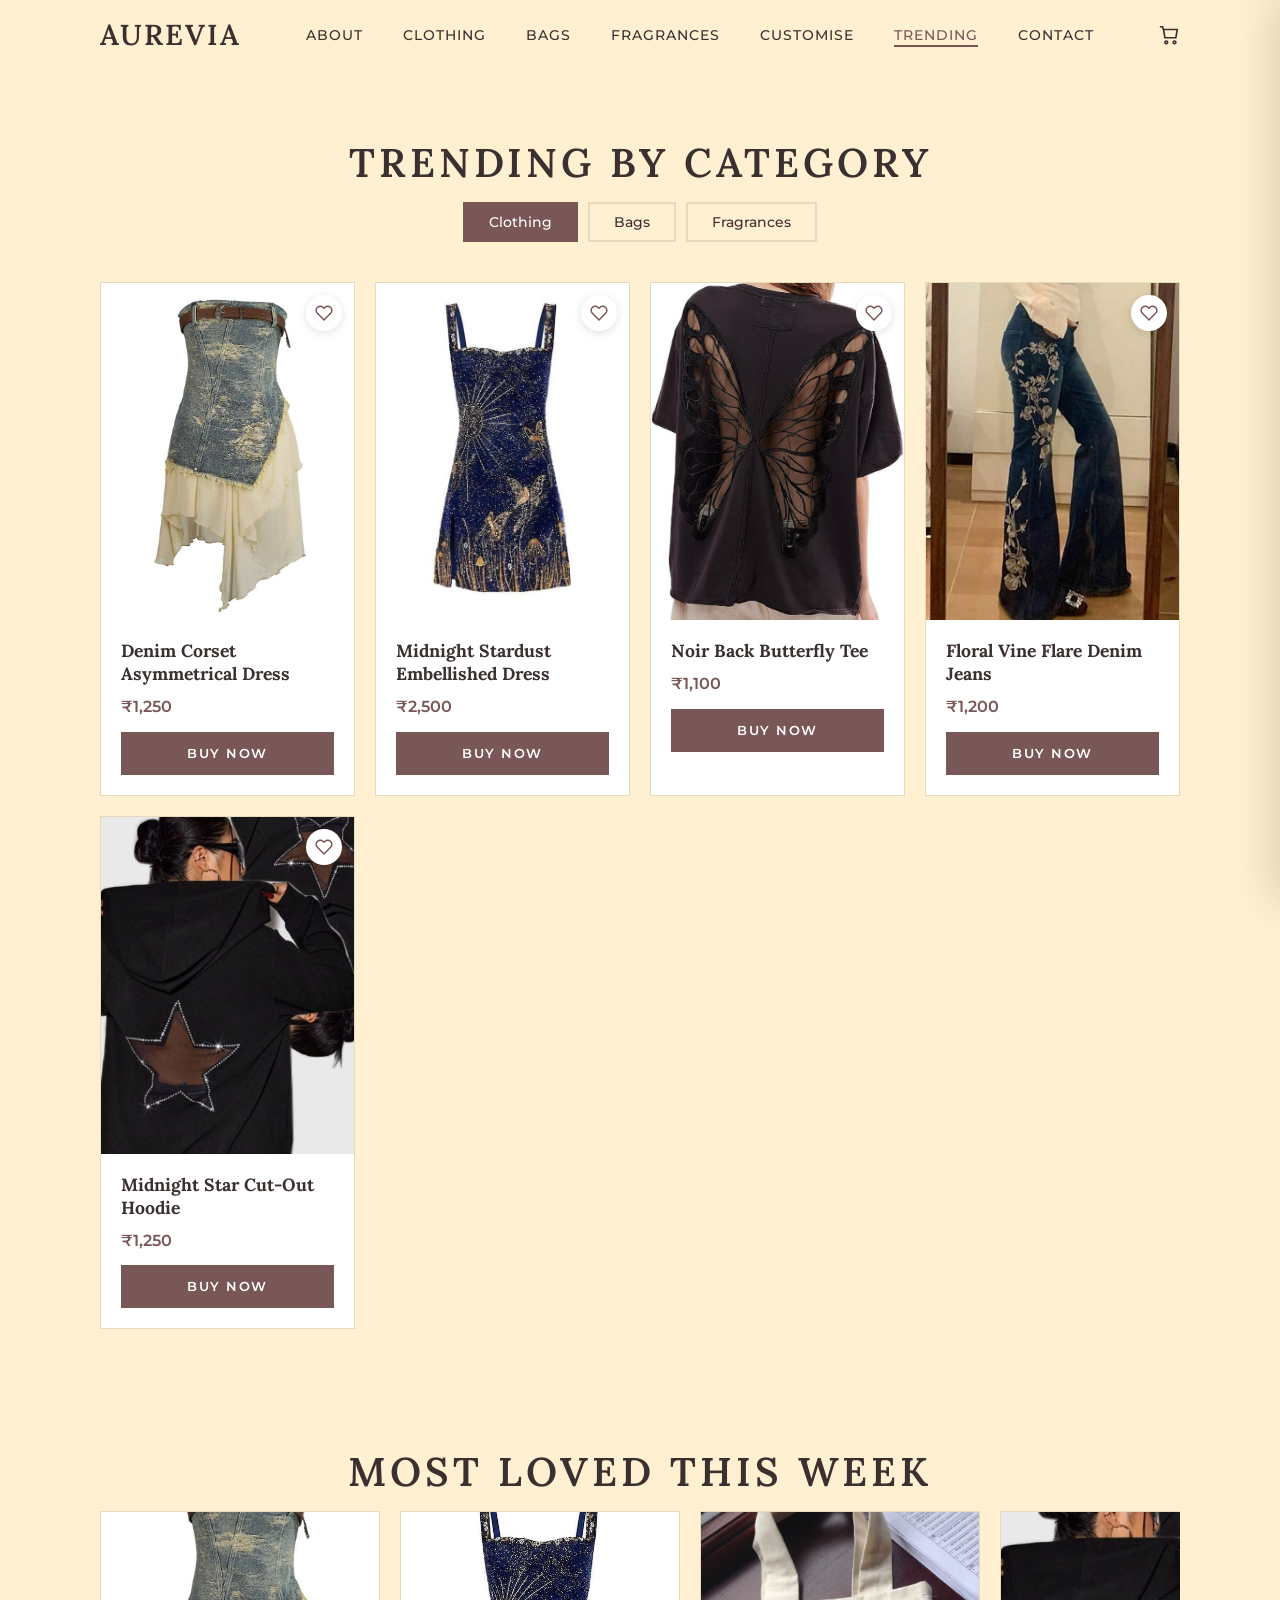
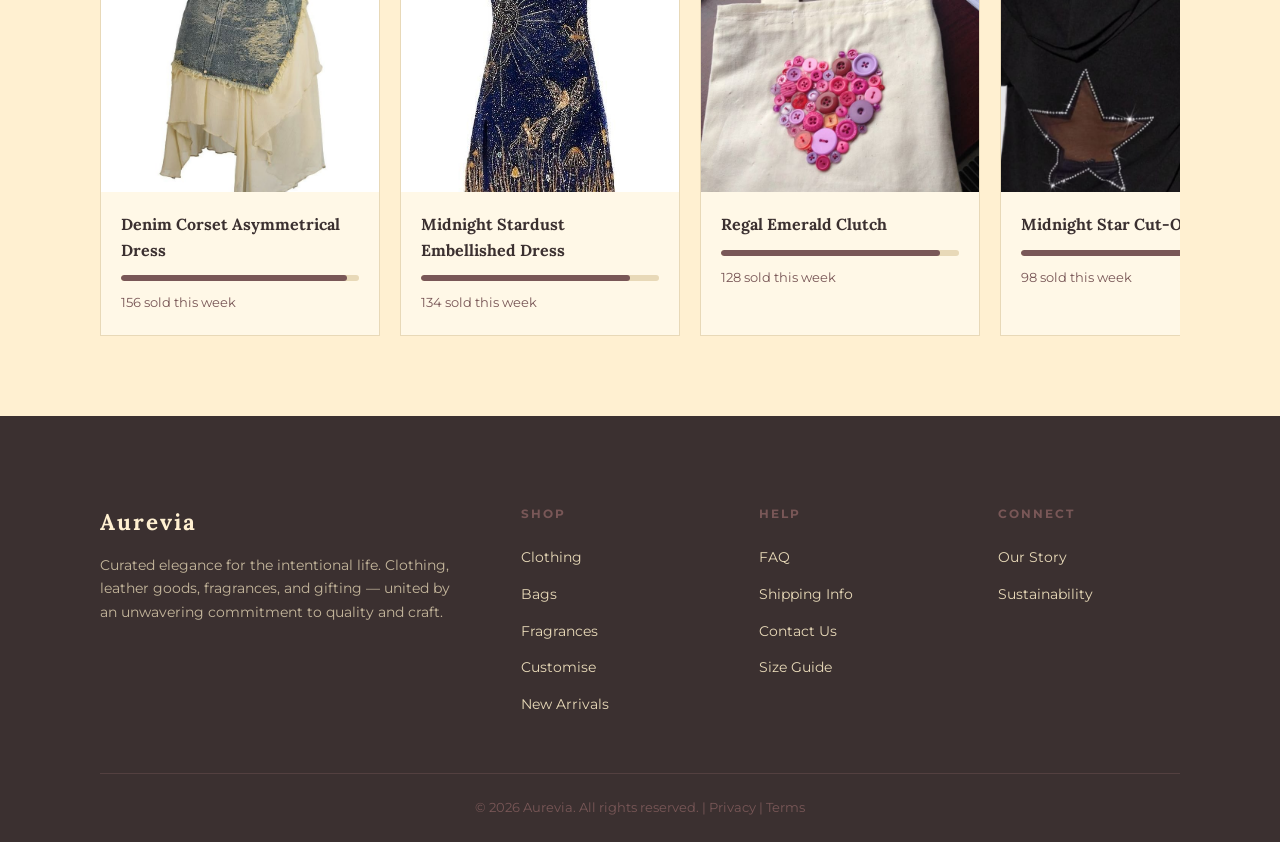
<file: trending.html>
<!doctype html>
<html lang="en">
  <head>
    <meta charset="UTF-8" />
    <meta name="viewport" content="width=device-width, initial-scale=1.0" />
    <meta
      name="description"
      content="Aurevia Trending — Discover what's popular now. Top 20 products, trending by category, and most loved this week."
    />
    <title>Trending | Aurevia</title>
    <link rel="preconnect" href="https://fonts.googleapis.com" />
    <link rel="preconnect" href="https://fonts.gstatic.com" crossorigin />
    <link
      href="https://fonts.googleapis.com/css2?family=Lora:ital,wght@0,400..700;1,400..700&family=Montserrat:ital,wght@0,100..900;1,100..900&display=swap"
      rel="stylesheet"
    />
    <link rel="stylesheet" href="styles/globals.css" />
    <link rel="stylesheet" href="styles/responsive.css" />
    <link rel="stylesheet" href="styles/shared.css" />
    <link rel="stylesheet" href="styles/trending.css" />
  </head>
  <body>
    <!-- ═══ NAVIGATION ═══ -->
    <nav id="navbar" class="navbar">
      <div class="container">
        <div class="nav-inner">
          <a href="index.html" class="logo">Aurevia</a>
          <ul class="nav-links">
            <li><a href="index.html" class="hover-link">About</a></li>
            <li><a href="clothing.html" class="hover-link">Clothing</a></li>
            <li><a href="bags.html" class="hover-link">Bags</a></li>
            <li><a href="fragrances.html" class="hover-link">Fragrances</a></li>
            <li><a href="customise.html" class="hover-link">Customise</a></li>
            <li><a href="trending.html" class="active">Trending</a></li>
            <li><a href="contact.html" class="hover-link">Contact</a></li>
          </ul>
          <div class="nav-actions">
            <button class="nav-icon-btn" aria-label="Bag">
              <svg
                width="22"
                height="22"
                fill="none"
                viewBox="0 0 24 24"
                stroke="currentColor"
                stroke-width="1.8"
              >
                <path d="M6 6h15l-1.5 9h-12z" />
                <circle cx="9" cy="20" r="1.5" />
                <circle cx="18" cy="20" r="1.5" />
                <path d="M6 6L5 3H2" />
              </svg>
              <span class="cart-count" id="cartCount">0</span>
            </button>
            <button
              class="hamburger"
              id="hamburgerBtn"
              aria-label="Menu"
              aria-expanded="false"
            >
              <span></span><span></span><span></span>
            </button>
          </div>
        </div>
      </div>
    </nav>

    <!-- Mobile Menu Overlay -->
    <div class="mobile-menu-overlay" id="mobileOverlay"></div>

    <!-- Mobile Menu -->
    <div class="mobile-menu" id="mobileMenu" aria-hidden="true">
      <div class="mobile-menu-header">
        <a href="index.html" class="logo">Aurevia</a>
        <button
          class="mobile-close-btn"
          id="closeMenuBtn"
          aria-label="Close menu"
        >
          <svg
            width="28"
            height="28"
            fill="none"
            viewBox="0 0 24 24"
            stroke="currentColor"
            stroke-width="1.8"
            stroke-linecap="round"
          >
            <line x1="18" y1="6" x2="6" y2="18" />
            <line x1="6" y1="6" x2="18" y2="18" />
          </svg>
        </button>
      </div>
      <ul class="mobile-menu-nav">
        <li><a href="index.html">About</a></li>
        <li><a href="clothing.html">Clothing</a></li>
        <li><a href="bags.html">Bags</a></li>
        <li><a href="fragrances.html">Fragrances</a></li>
        <li><a href="customise.html">Customise</a></li>
        <li><a href="trending.html" class="active">Trending</a></li>
        <li><a href="contact.html">Contact</a></li>
      </ul>
      <div class="mobile-menu-footer">
        <p class="mobile-menu-copyright">&copy; 2026 Aurevia</p>
      </div>
    </div>

    <main>
      <!-- ═══ PAGE HERO ═══
      <section class="page-hero">
        <div class="container">
          <div class="hero-content">
            <div class="hero-line reveal"></div>
            <h1 class="page-title reveal">What's Trending Now</h1>
            <p class="page-subtitle reveal">
              Discover the most loved pieces of the moment
            </p>
          </div>
        </div>
      </section> -->

      <!-- ═══ TRENDING BY CATEGORY ═══ -->
      <section class="trending-categories-section" style="margin-top: 5rem;">
        <div class="container">
          <h2 class="section-title">Trending by Category</h2>
          <div class="category-tabs">
            <button class="cat-tab active" data-category="clothing">
              Clothing
            </button>
            <button class="cat-tab" data-category="bags">Bags</button>
            <button class="cat-tab" data-category="fragrances">
              Fragrances
            </button>
          </div>
          <div class="tab-content active" id="clothing-trending">
            <div class="product-grid grid-4" id="trending-clothing-grid"></div>
          </div>
          <div class="tab-content" id="bags-trending">
            <div class="product-grid grid-4" id="trending-bags-grid"></div>
          </div>
          <div class="tab-content" id="fragrances-trending">
            <div
              class="product-grid grid-4"
              id="trending-fragrances-grid"
            ></div>
          </div>
        </div>
      </section>

      <!-- ═══ MOST LOVED THIS WEEK ═══ -->
      <section class="most-loved-section">
        <div class="container">
          <h2 class="section-title">Most Loved This Week</h2>
          <div class="loved-carousel" id="lovedCarousel">
            <!-- Loved cards generated by JS -->
          </div>
        </div>
      </section>
    </main>

    <!-- ═══ FOOTER ═══ -->
    <footer class="footer">
      <div class="container">
        <div class="footer-grid">
          <div class="footer-brand">
            <h3>Aurevia</h3>
            <p>
              Curated elegance for the intentional life. Clothing, leather
              goods, fragrances, and gifting — united by an unwavering
              commitment to quality and craft.
            </p>
          </div>
          <div class="footer-col">
            <h4>Shop</h4>
            <ul class="footer-links">
              <li><a href="clothing.html" class="hover-link">Clothing</a></li>
              <li><a href="bags.html" class="hover-link">Bags</a></li>
              <li>
                <a href="fragrances.html" class="hover-link">Fragrances</a>
              </li>
              <li><a href="customise.html" class="hover-link">Customise</a></li>
              <li><a href="trending.html">New Arrivals</a></li>
            </ul>
          </div>
          <div class="footer-col">
            <h4>Help</h4>
            <ul class="footer-links">
              <li><a href="#">FAQ</a></li>
              <li><a href="#">Shipping Info</a></li>
              <li><a href="contact.html">Contact Us</a></li>
              <li><a href="#">Size Guide</a></li>
            </ul>
          </div>
          <div class="footer-col">
            <h4>Connect</h4>
            <ul class="footer-links">
              <li><a href="index.html">Our Story</a></li>
              <li><a href="#">Sustainability</a></li>
            </ul>
          </div>
        </div>
        <div class="footer-bottom">
          <p>
            &copy; 2026 Aurevia. All rights reserved. |
            <a href="#">Privacy</a> | <a href="#">Terms</a>
          </p>
        </div>
      </div>
    </footer>

    <script src="js/products-data.js"></script>
    <script src="js/main.js"></script>
    <script src="js/trending.js"></script>
    <script src="js/cart.js"></script>
  </body>
</html>
</file>
<file: styles/globals.css>
/* =============================================
   GLOBALS.CSS — Aurevia E-Commerce
   Base styles, design tokens, utilities
   ============================================= */

/* ─── Design Tokens ─────────────────────────── */
:root {
  /* Color Palette */
  --cream-bg:    #FFF0D1;
  --cream-light: #FFF8E7;
  --cream-dark:  #E8D9B8;
  --warm-brown:  #795757;
  --deep-brown:  #664343;
  --dark-brown:  #3B3030;
  --white:       #FFFFFF;

  /* Typography */
  --font-primary:   'Lora', serif;
  --font-secondary: 'Montserrat', sans-serif;

  /* Shadows */
  --shadow-sm: 0 2px 10px rgba(59, 48, 48, 0.06);
  --shadow-md: 0 4px 20px rgba(59, 48, 48, 0.10);
  --shadow-lg: 0 8px 40px rgba(59, 48, 48, 0.16);

  /* Transitions */
  --t-fast:   0.18s cubic-bezier(0.4, 0, 0.2, 1);
  --t-base:   0.3s  cubic-bezier(0.4, 0, 0.2, 1);
  --t-slow:   0.55s cubic-bezier(0.4, 0, 0.2, 1);
  --t-smooth: 0.45s cubic-bezier(0.22, 1, 0.36, 1);
  --t-spring: 0.5s  cubic-bezier(0.34, 1.56, 0.64, 1);
}

/* ─── Reset ─────────────────────────────────── */
*, *::before, *::after {
  box-sizing: border-box;
  margin: 0;
  padding: 0;
}

*:focus-visible {
  outline: 2px solid var(--warm-brown);
  outline-offset: 2px;
}

html {
  font-size: 16px;
}

/* Only enable smooth scroll when user hasn't requested reduced motion */
@media (prefers-reduced-motion: no-preference) {
  html {
    scroll-behavior: smooth;
  }
}

body {
  background-color: var(--cream-bg);
  color: var(--dark-brown);
  font-family: var(--font-secondary);
  overflow-x: hidden;
  line-height: 1.6;
}

img {
  max-width: 100%;
  height: auto;
  display: block;
}

a {
  text-decoration: none;
  color: inherit;
  transition: color var(--t-base);
}

ul, ol {
  list-style: none;
}

button {
  cursor: pointer;
  border: none;
  background: none;
  font-family: var(--font-secondary);
}

/* ─── Custom Scrollbar ───────────────────────── */
::-webkit-scrollbar          { width: 8px; }
::-webkit-scrollbar-track    { background: var(--cream-bg); }
::-webkit-scrollbar-thumb    { background: var(--warm-brown); border-radius: 4px; }
::-webkit-scrollbar-thumb:hover { background: var(--deep-brown); transition: background 0.2s; }

/* ─── Layout ─────────────────────────────────── */
.container {
  max-width: 1200px;
  margin: 0 auto;
  padding: 0 2rem;
}

/* ─── Scroll Reveal ──────────────────────────── */
.reveal,
.reveal-left,
.reveal-right {
  transition: opacity var(--t-smooth), transform var(--t-smooth);
  will-change: opacity, transform;
  transform: translateZ(0);
  backface-visibility: hidden;
}

.reveal       { opacity: 0; transform: translateY(36px); }
.reveal-left  { opacity: 0; transform: translateX(-48px); }
.reveal-right { opacity: 0; transform: translateX(48px); }

.reveal.visible,
.reveal-left.visible,
.reveal-right.visible {
  opacity: 1;
  transform: translate(0, 0);
}

/* ─── Hover Underline ────────────────────────── */
.hover-link {
  position: relative;
  display: inline-block;
}
.hover-link::after {
  content: '';
  position: absolute;
  bottom: -3px;
  left: 0;
  width: 100%;
  height: 2px;
  background: var(--warm-brown);
  transform: scaleX(0);
  transform-origin: right;
  transition: transform var(--t-base);
}
.hover-link:hover::after {
  transform: scaleX(1);
  transform-origin: left;
}

/* ─── Section Typography ─────────────────────── */
.section-subtitle {
  font-family: var(--font-secondary);
  font-size: 0.9rem;
  font-weight: 500;
  color: var(--warm-brown);
  text-transform: uppercase;
  letter-spacing: 3px;
  text-align: center;
  margin-bottom: 0.6rem;
}

.section-title {
  font-family: var(--font-primary);
  font-size: 2.5rem;
  font-weight: 600;
  color: var(--dark-brown);
  letter-spacing: 4px;
  text-transform: uppercase;
  text-align: center;
  line-height: 1.15;
  margin-bottom: 1rem;
}

.section-divider {
  width: 60px;
  height: 3px;
  background: var(--warm-brown);
  margin: 0 auto 1.5rem;
  border: none;
  transition: width var(--t-smooth);
}

/* ─── Buttons ────────────────────────────────── */
.btn-primary {
  display: inline-block;
  font-family: var(--font-secondary);
  font-size: 0.9rem;
  font-weight: 600;
  letter-spacing: 2px;
  text-transform: uppercase;
  color: var(--white);
  background: var(--warm-brown);
  padding: 14px 40px;
  border: 2px solid var(--warm-brown);
  border-radius: 0;
  cursor: pointer;
  position: relative;
  overflow: hidden;
  transition: background var(--t-base), border-color var(--t-base),
              color var(--t-base), transform 0.22s var(--t-smooth), box-shadow var(--t-base);
}
.btn-primary::after {
  content: '';
  position: absolute;
  inset: 0;
  background: rgba(255,255,255,0.12);
  transform: translateX(-100%);
  transition: transform 0.4s cubic-bezier(0.4, 0, 0.2, 1);
}
.btn-primary:hover::after { transform: translateX(0); }
.btn-primary:hover {
  background: var(--deep-brown);
  border-color: var(--deep-brown);
  transform: translateY(-2px);
  box-shadow: 0 10px 28px rgba(121, 87, 87, 0.35);
}
.btn-primary:focus-visible {
  outline: 3px solid var(--deep-brown);
  outline-offset: 2px;
}
.btn-primary:active { transform: translateY(0) scale(0.98); }

.btn-secondary {
  display: inline-block;
  font-family: var(--font-secondary);
  font-size: 0.9rem;
  font-weight: 600;
  letter-spacing: 2px;
  text-transform: uppercase;
  color: var(--dark-brown);
  background: transparent;
  padding: 14px 40px;
  border: 2px solid var(--dark-brown);
  border-radius: 0;
  cursor: pointer;
  transition: background var(--t-base), color var(--t-base),
              transform 0.22s var(--t-smooth), box-shadow var(--t-base);
}
.btn-secondary:hover {
  background: var(--dark-brown);
  color: var(--white);
  transform: translateY(-2px);
  box-shadow: 0 8px 22px rgba(59, 48, 48, 0.2);
}
.btn-secondary:focus-visible {
  outline: 3px solid var(--dark-brown);
  outline-offset: 2px;
}
.btn-secondary:active { transform: translateY(0) scale(0.98); }

/* ─── Keyframes ──────────────────────────────── */
@keyframes fadeInUp {
  from { opacity: 0; transform: translateY(32px); }
  to   { opacity: 1; transform: translateY(0); }
}

@keyframes fadeIn {
  from { opacity: 0; }
  to   { opacity: 1; }
}

@keyframes fadeSlide {
  from { opacity: 0; transform: translateX(20px); }
  to   { opacity: 1; transform: translateX(0); }
}

@keyframes popIn {
  0%   { transform: scale(0.5); opacity: 0; }
  70%  { transform: scale(1.1); }
  100% { transform: scale(1);   opacity: 1; }
}

@keyframes pulse {
  0%, 100% { opacity: 1; }
  50%      { opacity: 0.4; }
}

@keyframes scaleIn {
  from { transform: scale(0.9); opacity: 0; }
  to   { transform: scale(1);   opacity: 1; }
}
</file>
<file: styles/responsive.css>
/* =============================================
   RESPONSIVE.CSS — Aurevia E-Commerce
   Responsive design system & mobile navigation
   ============================================= */

/* ─────────────────────────────────────────────
   TABLE OF CONTENTS
   ─────────────────────────────────────────────
   1. Container Widths & Spacing
   2. Typography Scaling
   3. Display Utilities (Hide/Show)
   4. Spacing Utilities
   5. Responsive Animations
   6. Media Query Breakpoints
      6.1 Extra Large (≥ 1440px)
      6.2 Large (1200px - 1439px)
      6.3 Medium (992px - 1199px)
      6.4 Small (768px - 991px)
      6.5 Extra Small (< 768px)
      6.6 Very Small (< 480px)
   7. Mobile Navigation Enhancement Overrides
   8. Hero Sections Responsive
   9. Product Grids Responsive
   10. Two-Column Layouts Responsive
   11. Forms & Inputs Responsive
   12. Tables Responsive
   13. Footer Responsive
   14. Modals Responsive
   ───────────────────────────────────────────── */

/* ─── 1. Container Widths ───────────────────── */
.container {
  max-width: 1320px;
  padding: 0 30px;
}

/* ─── 2. Typography Scaling ─────────────────── */
.hero-brand {
  font-size: 3.5rem;
}

.section-title {
  font-size: 2.5rem;
}

.page-title {
  font-size: 3rem;
}

/* ─── 3. Display Utilities ──────────────────── */
.hide-desktop {
  display: none !important;
}

.hide-mobile {
  display: block !important;
}

.show-desktop-only {
  display: block !important;
}

.show-mobile-only {
  display: none !important;
}

/* Utility for flex/grid display types */
.hide-mobile-flex {
  display: flex !important;
}

.hide-mobile-grid {
  display: grid !important;
}

/* ─── 4. Spacing Utilities ───────────────────── */
.section-padding {
  padding: 80px 20px;
}

.element-gap-lg {
  gap: 30px;
}

.element-gap-sm {
  gap: 20px;
}

/* ─── 5. Reduced Motion ───────────────────────── */
@media (prefers-reduced-motion: reduce) {
  *,
  *::before,
  *::after {
    animation-duration: 0.01ms !important;
    animation-iteration-count: 1 !important;
    transition-duration: 0.01ms !important;
  }
}

/* ─── 6. Media Query Breakpoints ──────────────── */

/* ── 6.1 Extra Large: ≥ 1440px ── */
@media (min-width: 1440px) {
  .container {
    max-width: 1320px;
    padding: 0 30px;
  }

  .hero-brand {
    font-size: 4rem;
  }

  .section-title {
    font-size: 2.8rem;
  }
}

/* ── 6.2 Large: 1200px - 1439px ── */
@media (max-width: 1439px) and (min-width: 1200px) {
  .container {
    max-width: 1140px;
    padding: 0 30px;
  }

  .hero-brand {
    font-size: 3.5rem;
  }

  .section-title {
    font-size: 2.5rem;
  }
}

/* ── 6.3 Medium: 992px - 1199px ── */
@media (max-width: 1199px) and (min-width: 992px) {
  .container {
    max-width: 960px;
    padding: 0 25px;
  }

  .hero-brand {
    font-size: 2.8rem;
  }

  .section-title {
    font-size: 2rem;
  }

  .page-title {
    font-size: 2.5rem;
  }

  .section-padding {
    padding: 60px 20px;
  }

  .element-gap-lg {
    gap: 25px;
  }

  .element-gap-sm {
    gap: 15px;
  }
}

/* ── 6.4 Small: 768px - 991px ── */
@media (max-width: 991px) and (min-width: 768px) {
  .container {
    max-width: 720px;
    padding: 0 20px;
  }

  /* Typography */
  .hero-brand {
    font-size: 2.2rem;
  }

  .section-title {
    font-size: 1.7rem;
  }

  .page-title {
    font-size: 2.2rem;
  }

  h3 {
    font-size: 1.3rem;
  }

  body {
    font-size: 0.95rem;
  }

  /* Spacing */
  .section-padding {
    padding: 50px 15px;
  }

  .element-gap-lg {
    gap: 20px;
  }

  .element-gap-sm {
    gap: 12px;
  }

  /* Show hamburger, hide desktop nav */
  .nav-links {
    display: none !important;
  }

  .hamburger {
    display: flex !important;
  }

  /* Hide scroll indicator on smaller screens to prevent overlap */
  .hero-scroll,
  .hero .hero-scroll {
    display: none !important;
  }

  /* Update display utilities */
  .hide-desktop {
    display: block !important;
  }

  .hide-mobile {
    display: none !important;
  }

  .hide-mobile-flex {
    display: none !important;
  }

  .hide-mobile-grid {
    display: none !important;
  }

  .show-desktop-only {
    display: none !important;
  }

  .show-mobile-only {
    display: block !important;
  }
}

/* ── 6.5 Extra Small: < 768px ── */
@media (max-width: 767px) {
  .container {
    max-width: 100%;
    padding: 0 15px;
  }

  /* Typography Scaling */
  .hero-brand {
    font-size: 1.9rem;
  }

  .hero-tagline {
    font-size: 1rem;
  }

  .section-title {
    font-size: 1.5rem;
  }

  .page-title {
    font-size: 1.9rem;
    letter-spacing: 2px;
  }

  .page-subtitle {
    font-size: 1rem;
  }

  h3 {
    font-size: 1.2rem;
  }

  body {
    font-size: 0.9rem;
  }

  small,
  .small-text {
    font-size: 0.8rem;
  }

  /* Navigation */
  .navbar {
    height: 60px !important;
  }

  .nav-inner {
    height: 60px !important;
  }

  .logo {
    font-size: 1.5rem;
  }

  .nav-links {
    display: none !important;
  }

  .hamburger {
    display: flex !important;
  }

  /* Spacing */
  .section-padding {
    padding: 40px 15px;
  }

  .element-gap-lg {
    gap: 15px;
  }

  .element-gap-sm {
    gap: 10px;
  }

  /* Display utilities */
  .hide-desktop {
    display: block !important;
  }

  .hide-mobile {
    display: none !important;
  }

  .hide-mobile-flex {
    display: none !important;
  }

  .hide-mobile-grid {
    display: none !important;
  }

  .show-desktop-only {
    display: none !important;
  }

  .show-mobile-only {
    display: block !important;
  }

  /* Hero Section */
  .hero {
    min-height: 500px !important;
    height: auto !important;
    padding: 100px 15px 40px !important;
  }

  .hero-buttons {
    flex-direction: column;
    align-items: center;
    gap: 15px;
  }

  .btn-primary,
  .btn-secondary {
    width: 100%;
    max-width: 280px;
    text-align: center;
    padding: 12px 30px;
  }

  /* Footer - Stacked layout */
  .footer-grid {
    grid-template-columns:  1fr !important;
    gap: 2rem !important;
  }

  .footer-brand {
    grid-column: 1 / -1 !important;
    text-align: center;
  }

  .footer-col {
    text-align: center;
  }

  .footer-col h4 {
    margin-bottom: 1rem;
  }

  .footer-links {
    align-items: center;
  }

  /* Touch targets */
  button,
  .nav-icon-btn,
  .mobile-close-btn,
  .mobile-menu a {
    min-height: 44px;
    min-width: 44px;
  }

  /* Prevent horizontal scroll */
  body {
    overflow-x: hidden;
  }
}

/* ── 6.6 Very Small: < 480px ── */
@media (max-width: 480px) {
  .container {
    padding: 0 12px;
  }

  .hero-brand {
    font-size: 1.7rem;
    letter-spacing: 3px;
  }

  .section-title {
    font-size: 1.4rem;
    letter-spacing: 2px;
  }

  .page-title {
    font-size: 1.6rem;
    letter-spacing: 2px;
  }

  h3 {
    font-size: 1.1rem;
  }

  .logo {
    font-size: 1.3rem;
    letter-spacing: 1px;
  }

  .section-padding {
    padding: 35px 12px;
  }

  /* Single column grids */
  .categories-grid,
  .problems-grid,
  .project-features {
    grid-template-columns: 1fr !important;
  }

  .trust-grid {
    grid-template-columns: repeat(2, 1fr) !important;
  }

  .product-grid.grid-4,
  .product-grid.grid-3,
  .product-grid.grid-2 {
    grid-template-columns: 1fr !important;
  }

  /* Forms */
  .form-row {
    flex-direction: column;
    gap: 0;
  }

  input,
  select,
  textarea {
    font-size: 16px !important; /* Prevents iOS zoom */
  }

  /* Mobile menu */
  .mobile-menu {
    width: 85vw !important;
    max-width: 320px !important;
  }
}

/* ── 6.7 Ultra Small: < 375px ── */
@media (max-width: 375px) {
  .hero-brand {
    font-size: 1.5rem;
  }

  .section-title {
    font-size: 1.3rem;
  }

  .mobile-menu {
    width: 90vw !important;
  }
}

/* ─── 7. Removed dead mobile drawer code ────────── */

/* ─── 8. Hero Sections Responsive ───────────── */
@media (max-width: 991px) {
  .hero {
    min-height: 550px;
  }

  .page-hero {
    padding: 120px 0 40px;
  }
}

@media (max-width: 767px) {
  .hero-content {
    padding: 40px 15px;
  }

  .hero-scroll {
    display: none;
  }

  .page-hero {
    padding: 100px 0 30px;
    min-height: auto;
  }
}

/* ─── 9. Product Grids Responsive ────────────── */
@media (max-width: 1200px) {
  .product-grid.grid-4 {
    grid-template-columns: repeat(3, 1fr);
  }
}

@media (max-width: 991px) {
  .product-grid.grid-4,
  .product-grid.grid-3 {
    grid-template-columns: repeat(2, 1fr);
  }

  .product-image {
    height: 240px;
    margin: 0 auto;
  }
}

@media (max-width: 767px) {
  .product-grid.grid-4,
  .product-grid.grid-3,
  .product-grid.grid-2 {
    grid-template-columns: repeat(2, 1fr);
    gap: 15px;
  }

  .product-image {
    height: 200px;
    margin: 0 auto;
  }

  .product-info {
    padding: 15px;
  }

  .product-name {
    font-size: 0.95rem;
  }

  .current-price {
    font-size: 0.9rem;
  }

  .add-to-cart-btn {
    padding: 10px 15px;
    font-size: 0.75rem;
  }
}

@media (max-width: 480px) {
  .product-grid.grid-4,
  .product-grid.grid-3,
  .product-grid.grid-2 {
    grid-template-columns: 1fr;
  }
}

/* ─── 10. Two-Column Layouts Responsive ───────── */
@media (max-width: 991px) {
  .two-column-layout {
    grid-template-columns: 1fr;
    gap: 2rem;
  }

  .two-column-layout .left-column,
  .two-column-layout .right-column {
    width: 100%;
  }
}

/* ─── 11. Forms & Inputs Responsive ───────────── */
@media (max-width: 767px) {
  .form-row {
    flex-direction: column;
    gap: 0;
  }

  .form-group {
    margin-bottom: 15px;
  }

  input,
  select,
  textarea {
    height: 48px;
    padding: 12px 15px;
    font-size: 16px;
  }

  textarea {
    height: auto;
    min-height: 120px;
  }

  .submit-btn {
    height: 50px;
    width: 100%;
    padding: 15px 25px;
  }

  .contact-grid {
    grid-template-columns: 1fr;
  }
}

/* ─── 12. Tables Responsive ───────────────────── */
@media (max-width: 767px) {
  .responsive-table {
    display: block;
  }

  .responsive-table thead {
    display: none;
  }

  .responsive-table tbody,
  .responsive-table tr {
    display: block;
  }

  .responsive-table td {
    display: flex;
    justify-content: space-between;
    align-items: center;
    padding: 12px 15px;
    border-bottom: 1px solid var(--cream-dark);
  }

  .responsive-table td::before {
    content: attr(data-label);
    font-weight: 600;
    color: var(--dark-brown);
  }

  .responsive-table tr {
    margin-bottom: 15px;
    border: 1px solid var(--cream-dark);
    border-radius: 4px;
  }
}

/* ─── 13. Footer Responsive ───────────────────── */
@media (max-width: 1024px) {
  .footer-grid {
    grid-template-columns: repeat(2, 1fr);
    gap: 2rem;
  }

  .footer-brand {
    grid-column: 1 / -1;
  }
}

@media (max-width: 767px) {
  .footer {
    padding-top: 3rem;
  }

  .footer-grid {
    grid-template-columns: 1fr;
    gap: 2rem;
    padding-bottom: 2rem;
  }

  .footer-brand {
    text-align: center;
  }

  .footer-brand p {
    max-width: 280px;
    margin-left: auto;
    margin-right: auto;
  }

  .footer-social {
    justify-content: center;
  }

  .footer-col {
    text-align: center;
  }

  .footer-links {
    align-items: center;
  }

  .footer-bottom {
    padding: 1rem 0;
  }

  .footer-bottom p {
    font-size: 0.75rem;
  }
}

/* ─── 14. Modals Responsive ───────────────────── */
@media (max-width: 767px) {
  .modal {
    align-items: flex-end;
  }

  .modal-content {
    width: 100%;
    max-width: 100%;
    border-radius: 12px 12px 0 0;
    max-height: 90vh;
    overflow-y: auto;
  }

  .modal-close {
    width: 44px;
    height: 44px;
  }
}

@media (max-width: 480px) {
  .modal-content {
    padding: 25px 20px;
  }
}

/* ─── 15. Touch-Friendly Interactions ─────────── */
@media (hover: none) {
  .btn-primary:active,
  .btn-secondary:active,
  .add-to-cart-btn:active,
  .nav-icon-btn:active {
    transform: scale(0.97);
    opacity: 0.9;
  }

  .product-card:active {
    transform: translateY(-3px);
  }

  .mobile-drawer-nav a:active {
    background: var(--warm-brown);
    color: var(--cream-bg);
  }
}

/* ─── 16. Staggered Animation Delays ──────────── */
.mobile-drawer-nav a:nth-child(1) { transition-delay: 0.05s; }
.mobile-drawer-nav a:nth-child(2) { transition-delay: 0.10s; }
.mobile-drawer-nav a:nth-child(3) { transition-delay: 0.15s; }
.mobile-drawer-nav a:nth-child(4) { transition-delay: 0.20s; }
.mobile-drawer-nav a:nth-child(5) { transition-delay: 0.25s; }
.mobile-drawer-nav a:nth-child(6) { transition-delay: 0.30s; }
.mobile-drawer-nav a:nth-child(7) { transition-delay: 0.35s; }
.mobile-drawer-nav a:nth-child(8) { transition-delay: 0.40s; }
</file>
<file: styles/about.css>
/* =============================================
   ABOUT.CSS — Aurevia E-Commerce
   Home / About page specific styles
   ============================================= */

/* ─────────────────────────────────────────────
   §1  NAVIGATION BAR
   ───────────────────────────────────────────── */

.navbar {
  position: fixed;
  top: 0;
  left: 0;
  right: 0;
  z-index: 1000;
  height: 70px;
  transition: background 0.4s cubic-bezier(0.4,0,0.2,1),
              box-shadow 0.4s cubic-bezier(0.4,0,0.2,1),
              backdrop-filter 0.4s cubic-bezier(0.4,0,0.2,1);
}

/* Solid fallback for browsers without backdrop-filter */
.navbar.scrolled {
  background: rgba(255, 240, 209, 0.97);
  backdrop-filter: none;
  -webkit-backdrop-filter: none;
  box-shadow: 0 2px 24px rgba(59, 48, 48, 0.10);
}
@supports (backdrop-filter: blur(1px)) or (-webkit-backdrop-filter: blur(1px)) {
  .navbar.scrolled {
    background: rgba(255, 240, 209, 0.88);
    backdrop-filter: blur(14px);
    -webkit-backdrop-filter: blur(14px);
  }
}

.nav-inner {
  display: flex;
  align-items: center;
  justify-content: space-between;
  height: 70px;
}

/* Logo */
.logo {
  font-family: var(--font-primary);
  font-size: 1.8rem;
  font-weight: 600;
  color: var(--dark-brown);
  letter-spacing: 2px;
  text-transform: uppercase;
}

/* Desktop links */
.nav-links {
  display: flex;
  align-items: center;
  gap: 2.5rem;
}

.nav-links a {
  font-family: var(--font-secondary);
  font-size: 0.85rem;
  font-weight: 500;
  color: var(--dark-brown);
  text-transform: uppercase;
  letter-spacing: 1px;
  padding-bottom: 2px;
  transition: color var(--t-base);
}

.nav-links a:hover,
.nav-links a.active {
  color: var(--warm-brown);
}

.nav-links a.active {
  border-bottom: 2px solid var(--warm-brown);
}

/* Nav icons */
.nav-actions {
  display: flex;
  align-items: center;
  gap: 1.2rem;
}

.nav-icon-btn {
  position: relative;
  display: flex;
  align-items: center;
  justify-content: center;
  color: var(--dark-brown);
  transition: color var(--t-base), transform var(--t-base);
}

.nav-icon-btn:hover {
  color: var(--warm-brown);
  transform: scale(1.1);
}

.cart-badge {
  position: absolute;
  top: -8px;
  right: -8px;
  background: var(--warm-brown);
  color: var(--white);
  font-size: 10px;
  font-weight: 700;
  width: 18px;
  height: 18px;
  border-radius: 50%;
  display: flex;
  align-items: center;
  justify-content: center;
}

/* Hamburger */
.hamburger,
.hamburger-btn {
  display: none;
  flex-direction: column;
  justify-content: center;
  align-items: center;
  width: 44px;
  height: 44px;
  background: transparent;
  border: none;
  cursor: pointer;
  padding: 10px;
  gap: 5px;
}

.hamburger span,
.hamburger-btn span {
  display: block;
  width: 22px;
  height: 2px;
  background: var(--dark-brown);
  border-radius: 1px;
  transition: all 0.3s cubic-bezier(0.4, 0, 0.2, 1);
  transform-origin: center;
}

.hamburger:hover span,
.hamburger-btn:hover span { 
  background: var(--warm-brown); 
}

.hamburger:active,
.hamburger-btn:active {
  transform: scale(0.95);
}

/* Hamburger Active State (X) */
.hamburger.active span:nth-child(1),
.hamburger-btn.active span:nth-child(1) {
  transform: rotate(45deg) translate(5px, 5px);
}

.hamburger.active span:nth-child(2),
.hamburger-btn.active span:nth-child(2) {
  opacity: 0;
  transform: scaleX(0);
}

.hamburger.active span:nth-child(3),
.hamburger-btn.active span:nth-child(3) {
  transform: rotate(-45deg) translate(5px, -5px);
}

/* ─── Mobile menu ─────────────────────────────── */
.mobile-menu {
  position: fixed;
  top: 0;
  right: 0;
  width: 280px;
  max-width: 320px;
  height: 100vh;
  z-index: 1002;
  background: var(--cream-bg);
  transform: translateX(100%);
  transition: transform 0.38s cubic-bezier(0.32, 0.72, 0, 1);
  box-shadow: -6px 0 40px rgba(59, 48, 48, 0.18);
  display: flex;
  flex-direction: column;
  overflow-y: auto;
  will-change: transform;
  backface-visibility: hidden;
}

.mobile-menu-overlay {
  position: fixed;
  inset: 0;
  z-index: 1001;
  background: rgba(59, 48, 48, 0.65);
  opacity: 0;
  visibility: hidden;
  transition: opacity 0.32s cubic-bezier(0.4,0,0.2,1),
              visibility 0.32s cubic-bezier(0.4,0,0.2,1);
  will-change: opacity;
}
@supports (backdrop-filter: blur(1px)) or (-webkit-backdrop-filter: blur(1px)) {
  .mobile-menu-overlay {
    background: rgba(59, 48, 48, 0.5);
    backdrop-filter: blur(3px);
    -webkit-backdrop-filter: blur(3px);
  }
}

.mobile-menu-overlay.visible {
  opacity: 1;
  visibility: visible;
}

.mobile-menu.open {
  transform: translateX(0);
}

.mobile-menu-header {
  height: 60px;
  padding: 0 20px;
  display: flex;
  align-items: center;
  justify-content: space-between;
  border-bottom: 1px solid var(--cream-dark);
  flex-shrink: 0;
}

.mobile-menu-header .logo {
  font-size: 1.4rem;
}

.mobile-menu-nav {
  flex: 1;
  padding: 20px 0;
  list-style: none;
  margin: 0;
}

.mobile-menu-nav li {
  border-bottom: 1px solid var(--cream-dark);
}

.mobile-menu a {
  display: block;
  padding: 18px 30px;
  font-family: var(--font-secondary);
  font-size: 1rem;
  font-weight: 500;
  text-transform: uppercase;
  letter-spacing: 2px;
  color: var(--dark-brown);
  text-align: center;
  text-decoration: none;
  transition: background 0.22s cubic-bezier(0.4,0,0.2,1),
              color 0.22s cubic-bezier(0.4,0,0.2,1),
              opacity 0.22s cubic-bezier(0.4,0,0.2,1),
              transform 0.22s cubic-bezier(0.4,0,0.2,1);
  opacity: 0;
  transform: translateX(20px);
}

.mobile-menu.open a {
  opacity: 1;
  transform: translateX(0);
}

/* Stagger: target li:nth-child since <a> are inside <li> wrappers */
.mobile-menu.open li:nth-child(1) a { transition-delay: 0.05s; }
.mobile-menu.open li:nth-child(2) a { transition-delay: 0.10s; }
.mobile-menu.open li:nth-child(3) a { transition-delay: 0.15s; }
.mobile-menu.open li:nth-child(4) a { transition-delay: 0.20s; }
.mobile-menu.open li:nth-child(5) a { transition-delay: 0.25s; }
.mobile-menu.open li:nth-child(6) a { transition-delay: 0.30s; }
.mobile-menu.open li:nth-child(7) a { transition-delay: 0.35s; }
.mobile-menu.open li:nth-child(8) a { transition-delay: 0.40s; }

.mobile-menu a:hover {
  background: var(--cream-light);
  color: var(--warm-brown);
  transform: translateX(4px);
}

.mobile-menu a.active {
  background: var(--warm-brown);
  color: var(--cream-bg);
  font-weight: 600;
}

.mobile-close-btn {
  display: flex;
  align-items: center;
  justify-content: center;
  width: 44px;
  height: 44px;
  color: var(--dark-brown);
  background: transparent;
  border: none;
  cursor: pointer;
  transition: color 0.28s cubic-bezier(0.4,0,0.2,1),
              transform 0.35s cubic-bezier(0.34, 1.56, 0.64, 1);
}

.mobile-close-btn:hover {
  color: var(--warm-brown);
  transform: rotate(90deg) scale(1.1);
}

/* Mobile Menu Footer */
.mobile-menu-footer {
  padding: 25px 20px;
  border-top: 1px solid var(--cream-dark);
  flex-shrink: 0;
}

.mobile-menu-social {
  display: flex;
  justify-content: center;
  gap: 25px;
  margin-bottom: 15px;
}

.mobile-menu-social a {
  display: flex;
  align-items: center;
  justify-content: center;
  width: 28px;
  height: 28px;
  padding: 0;
  color: var(--warm-brown);
  transition: all 0.2s ease;
  opacity: 1;
  transform: none;
}

.mobile-menu-social a:hover {
  color: var(--dark-brown);
  transform: scale(1.15);
  background: none;
}

.mobile-menu-copyright {
  font-family: var(--font-secondary);
  font-size: 0.75rem;
  color: var(--warm-brown);
  text-align: center;
  margin: 0;
}

/* ─────────────────────────────────────────────
   §2  HERO SECTION
   ───────────────────────────────────────────── */

.hero {
  position: relative;
  height: 100vh;
  min-height: 620px;
  display: flex;
  align-items: center;
  justify-content: center;
  overflow: hidden;
  background: var(--cream-bg);
}

/* Subtle dot-grid overlay */
.hero::after {
  content: '';
  position: absolute;
  inset: 0;
  background-image: radial-gradient(circle, rgba(59,48,48,0.055) 1px, transparent 1px);
  background-size: 36px 36px;
  pointer-events: none;
  z-index: 1;
}

/* Ambient gradient background */
.hero-bg {
  position: absolute;
  inset: -5%;
  pointer-events: none;
}

.hero-bg::before {
  content: '';
  position: absolute;
  inset: 0;
  background:
    radial-gradient(ellipse at 20% 75%, rgba(121,87,87,0.10) 0%, transparent 55%),
    radial-gradient(ellipse at 80% 20%, rgba(102,67,67,0.07) 0%, transparent 50%),
    radial-gradient(ellipse at 55% 55%, rgba(232,217,184,0.25) 0%, transparent 65%);
}

/* Floating geometric blobs */
.hero-shape {
  position: absolute;
  border-radius: 50%;
  opacity: 0.13;
  pointer-events: none;
  will-change: transform;
  backface-visibility: hidden;
}

.hero-shape-1 {
  width: 420px; height: 420px;
  background: var(--warm-brown);
  top: -160px; right: -120px;
  animation-duration: 14s;
}
.hero-shape-2 {
  width: 260px; height: 260px;
  background: var(--deep-brown);
  bottom: -90px; left: 3%;
  animation-duration: 10s;
  animation-direction: reverse;
}
.hero-shape-3 {
  width: 180px; height: 180px;
  background: var(--cream-dark);
  top: 25%; left: 7%;
  animation-duration: 17s;
  opacity: 0.42;
}

/* Hero text content */
.hero-content {
  position: relative;
  z-index: 10;
  text-align: center;
  padding: 0 1.5rem;
  max-width: 700px;
}

.hero-deco-line {
  width: 80px;
  height: 2px;
  background: var(--deep-brown);
  margin: 0 auto 2.5rem;
}

.hero-brand {
  font-family: var(--font-primary);
  font-size: clamp(2.8rem, 8vw, 4.5rem);
  font-weight: 600;
  color: var(--dark-brown);
  letter-spacing: 8px;
  text-transform: uppercase;
  line-height: 1.05;
  opacity: 1;
  transform: none;
  margin-bottom: 1.2rem;
}

.hero-tagline {
  font-family: var(--font-primary);
  font-size: clamp(1rem, 2.5vw, 1.4rem);
  font-style: italic;
  color: var(--warm-brown);
  opacity: 1;
  letter-spacing: 1px;
  margin-bottom: 2.8rem;
}

.hero-buttons {
  display: flex;
  gap: 1.2rem;
  justify-content: center;
  flex-wrap: wrap;
}

/* Scroll indicator */
.hero-scroll {
  position: absolute;
  bottom: 2.2rem;
  left: 50%;
  transform: translateX(-50%);
  display: flex;
  flex-direction: column;
  align-items: center;
  gap: 0.45rem;
  color: var(--warm-brown);
  z-index: 10;
}

.hero-scroll span {
  font-family: var(--font-secondary);
  font-size: 0.68rem;
  letter-spacing: 3px;
  text-transform: uppercase;
}

.scroll-arrow { animation: bounceDown 2.2s ease-in-out infinite; }

/* ─────────────────────────────────────────────
   §3  ABOUT US SECTION
   ───────────────────────────────────────────── */

.about-section {
  padding: 110px 0;
  background: var(--cream-light);
  overflow: hidden;
}

.about-header {
  text-align: center;
  margin-bottom: 4.5rem;
}

.about-header .section-title { font-size: 2.8rem; }

.about-content {
  display: grid;
  grid-template-columns: 3fr 2fr;
  gap: 5rem;
  align-items: center;
}

/* Text side */
.about-text p {
  font-family: var(--font-secondary);
  font-size: 1.05rem;
  line-height: 1.9;
  color: var(--dark-brown);
  text-align: justify;
  margin-bottom: 1.5rem;
}

.about-mission {
  font-family: var(--font-primary);
  font-size: 1.1rem;
  font-style: italic;
  color: var(--warm-brown);
  border-left: 3px solid var(--warm-brown);
  padding: 0.4rem 0 0.4rem 1.5rem;
  margin: 2rem 0 2.2rem;
  line-height: 1.7;
}

.about-cta {
  display: inline-flex;
  align-items: center;
  gap: 0.5rem;
  font-family: var(--font-secondary);
  font-size: 0.82rem;
  font-weight: 700;
  letter-spacing: 2px;
  text-transform: uppercase;
  color: var(--dark-brown);
  transition: color var(--t-base), gap var(--t-base);
}
.about-cta:hover { color: var(--warm-brown); gap: 0.85rem; }
.about-cta .arrow { transition: transform var(--t-base); }
.about-cta:hover .arrow { transform: translateX(4px); }

/* Image side */
.about-image-frame {
  position: relative;
  width: 100%;
  aspect-ratio: 3 / 4;
  border: 4px solid var(--deep-brown);
  overflow: hidden;
  box-shadow: 10px 10px 35px rgba(59,48,48,0.16);
  transition: transform 0.45s cubic-bezier(0.22, 1, 0.36, 1),
              box-shadow 0.45s cubic-bezier(0.22, 1, 0.36, 1);
}

.about-image-frame:hover {
  transform: translateY(-12px) scale(1.01);
  box-shadow: 16px 22px 55px rgba(59,48,48,0.24);
}

.about-img-placeholder {
  width: 100%;
  height: 100%;
  background: linear-gradient(160deg,
    #c9a0a0 0%,
    #8a5f5f 30%,
    #664343 60%,
    #3B3030 100%
  );
  display: flex;
  align-items: center;
  justify-content: center;
  transition: transform 0.5s ease;
  position: relative;
}

.about-img-placeholder::before {
  content: '';
  position: absolute;
  inset: 0;
  background:
    radial-gradient(ellipse at 40% 30%, rgba(255,240,209,0.18) 0%, transparent 60%),
    radial-gradient(ellipse at 60% 75%, rgba(102,67,67,0.25) 0%, transparent 50%);
}

.about-img-placeholder::after {
  content: '✦ AUREVIA ✦';
  font-family: var(--font-primary);
  font-size: 0.9rem;
  color: rgba(255, 240, 209, 0.35);
  letter-spacing: 6px;
  text-transform: uppercase;
  z-index: 1;
}

.about-image-frame:hover .about-img-placeholder {
  transform: scale(1.03);
}

/* ─────────────────────────────────────────────
   §4  PROBLEMS WE SOLVE
   ───────────────────────────────────────────── */

.problems-section {
  padding: 110px 0;
  background: var(--cream-bg);
}

.problems-header {
  text-align: center;
  margin-bottom: 4.5rem;
}

.problems-grid {
  display: grid;
  grid-template-columns: repeat(3, 1fr);
  gap: 2rem;
}

.problem-card {
  background: var(--white);
  border: 1px solid var(--cream-dark);
  border-radius: 8px;
  padding: 40px 30px;
  text-align: center;
  box-shadow: 0 4px 20px rgba(59,48,48,0.08);
  transition: transform 0.4s cubic-bezier(0.22, 1, 0.36, 1),
              box-shadow 0.4s cubic-bezier(0.22, 1, 0.36, 1),
              border-color 0.3s cubic-bezier(0.4, 0, 0.2, 1);
}

.problem-card:hover {
  transform: translateY(-12px);
  box-shadow: 0 22px 55px rgba(59,48,48,0.16);
  border-color: var(--cream-dark);
}

.problem-icon {
  width: 60px;
  height: 60px;
  margin: 0 auto 1.5rem;
  color: var(--warm-brown);
  transition: transform 0.4s cubic-bezier(0.34, 1.56, 0.64, 1);
}

.problem-card:hover .problem-icon {
  transform: scale(1.2) rotate(8deg);
}

.problem-card h3 {
  font-family: var(--font-primary);
  font-size: 1.4rem;
  color: var(--dark-brown);
  margin-bottom: 1rem;
}

.problem-card p {
  font-family: var(--font-secondary);
  font-size: 0.95rem;
  line-height: 1.75;
  color: var(--deep-brown);
}

/* ─────────────────────────────────────────────
   §5  OUR SOLUTION (Zigzag rows)
   ───────────────────────────────────────────── */

.solution-section {
  padding: 110px 0;
  background: linear-gradient(180deg, var(--cream-light) 0%, var(--cream-bg) 100%);
  overflow: hidden;
}

.solution-header {
  text-align: center;
  margin-bottom: 5.5rem;
}

.solution-row {
  display: grid;
  grid-template-columns: 1fr 1fr;
  gap: 4.5rem;
  align-items: center;
  margin-bottom: 7rem;
}
.solution-row:last-child { margin-bottom: 0; }

/* Reverse: text left, image right */
.solution-row.reverse .solution-img  { order: 2; }
.solution-row.reverse .solution-text { order: 1; }

/* Image block */
.solution-img {
  position: relative;
  aspect-ratio: 4 / 3;
  overflow: hidden;
  border-radius: 4px;
}

.solution-img-placeholder {
  width: 100%;
  height: 100%;
  transition: transform 0.55s ease;
}

.solution-img:hover .solution-img-placeholder {
  transform: scale(1.04);
}

.sol-img-1 {
  background: url('../images/home-page/explore-section/Curated%20Collections.jpeg') center/cover no-repeat;
}
.sol-img-2 {
  background: url('../images/home-page/explore-section/Custom%20Fragrances.jpeg') center/cover no-repeat;
}
.sol-img-3 {
  background: url('../images/home-page/explore-section/Sustainable%20Practices.jpeg') center/cover no-repeat;
}

/* Text block */
.solution-text .section-subtitle { text-align: left; margin-bottom: 0.5rem; }

.solution-text h3 {
  font-family: var(--font-primary);
  font-size: 2rem;
  color: var(--dark-brown);
  margin-bottom: 1.2rem;
  line-height: 1.2;
}

.solution-text p {
  font-family: var(--font-secondary);
  font-size: 1.05rem;
  line-height: 1.85;
  color: var(--deep-brown);
  margin-bottom: 2rem;
}

.solution-link {
  display: inline-flex;
  align-items: center;
  gap: 0.5rem;
  font-family: var(--font-secondary);
  font-size: 0.82rem;
  font-weight: 700;
  letter-spacing: 2px;
  text-transform: uppercase;
  color: var(--warm-brown);
  position: relative;
  transition: gap var(--t-base);
}

.solution-link::after {
  content: '';
  position: absolute;
  bottom: -3px;
  left: 0;
  width: 0;
  height: 2px;
  background: var(--warm-brown);
  transition: width var(--t-base);
}

.solution-link:hover::after { width: 100%; }
.solution-link .arrow { transition: transform var(--t-base); }
.solution-link:hover .arrow { transform: translateX(5px); }
.solution-link:hover { gap: 0.8rem; }

/* ─────────────────────────────────────────────
   §6  PROJECT INTRODUCTION (dark section)
   ───────────────────────────────────────────── */

.project-section {
  padding: 110px 0;
  background: var(--deep-brown);
}

.project-intro {
  text-align: center;
  max-width: 820px;
  margin: 0 auto 5rem;
}

.project-intro .section-subtitle {
  color: var(--cream-dark);
  opacity: 0.75;
}

.project-intro .section-title {
  color: var(--cream-bg);
  font-size: 2.5rem;
}

.project-divider {
  width: 60px;
  height: 3px;
  background: var(--cream-dark);
  opacity: 0.5;
  margin: 1.4rem auto 2.4rem;
  border: none;
}

.project-intro p {
  font-family: var(--font-secondary);
  font-size: 1.05rem;
  line-height: 1.95;
  color: var(--cream-dark);
}

.project-features {
  display: grid;
  grid-template-columns: repeat(4, 1fr);
  gap: 2rem;
}

.project-feat {
  text-align: center;
  display: flex;
  flex-direction: column;
  align-items: center;
  gap: 0.8rem;
  transition: transform var(--t-base);
}

.project-feat:hover { transform: translateY(-4px); }

.project-feat-icon {
  width: 48px;
  height: 48px;
  color: var(--cream-bg);
  transition: transform var(--t-base), filter var(--t-base);
}

.project-feat:hover .project-feat-icon {
  transform: scale(1.08);
  filter: drop-shadow(0 0 8px rgba(255,240,209,0.4));
}

.project-feat h4 {
  font-family: var(--font-secondary);
  font-size: 0.78rem;
  font-weight: 700;
  color: var(--cream-bg);
  text-transform: uppercase;
  letter-spacing: 1px;
}

.project-feat p {
  font-family: var(--font-secondary);
  font-size: 0.8rem;
  color: var(--cream-dark);
  line-height: 1.5;
  max-width: 200px;
}

/* ─────────────────────────────────────────────
   §7  FEATURED CATEGORIES
   ───────────────────────────────────────────── */

.categories-section {
  padding: 110px 0;
  background: var(--cream-bg);
}

.categories-header {
  text-align: center;
  margin-bottom: 3.5rem;
}

.categories-grid {
  display: grid;
  grid-template-columns: repeat(4, 1fr);
  gap: 1.5rem;
}

.cat-card {
  position: relative;
  height: 350px;
  overflow: hidden;
  border-radius: 4px;
  cursor: pointer;
}

.cat-img {
  width: 100%;
  height: 100%;
  transition: transform 0.55s cubic-bezier(0.22, 1, 0.36, 1);
}

.cat-img-clothing  { background: url('../images/home-page/explore-section/clothing.jpeg') center/cover no-repeat; }
.cat-img-bags      { background: url('../images/home-page/explore-section/bags.jpeg') center/cover no-repeat; }
.cat-img-fragrances{ background: url('../images/home-page/explore-section/fragrances.jpeg') center/cover no-repeat; }
.cat-img-gifting   { background: url('../images/home-page/explore-section/custom.jpeg') center/cover no-repeat; }

.cat-card:hover .cat-img {
  transform: scale(1.08);
}

.cat-overlay {
  position: absolute;
  inset: 0;
  background: rgba(59, 48, 48, 0);
  display: flex;
  flex-direction: column;
  align-items: center;
  justify-content: center;
  gap: 1rem;
  transition: background 0.42s cubic-bezier(0.4, 0, 0.2, 1);
}

.cat-card:hover .cat-overlay {
  background: rgba(59, 48, 48, 0.62);
}

.cat-name {
  font-family: var(--font-primary);
  font-size: 1.6rem;
  color: var(--cream-bg);
  letter-spacing: 3px;
  text-align: center;
  opacity: 0;
  transform: translateY(20px);
  transition: opacity 0.38s cubic-bezier(0.22, 1, 0.36, 1),
              transform 0.38s cubic-bezier(0.22, 1, 0.36, 1);
}

.cat-card:hover .cat-name {
  opacity: 1;
  transform: translateY(0);
}

.cat-btn {
  font-family: var(--font-secondary);
  font-size: 0.72rem;
  font-weight: 700;
  letter-spacing: 2px;
  text-transform: uppercase;
  color: var(--cream-bg);
  border: 1px solid var(--cream-bg);
  padding: 8px 22px;
  opacity: 0;
  transform: translateY(20px);
  transition: opacity 0.38s cubic-bezier(0.22, 1, 0.36, 1) 0.1s,
              transform 0.38s cubic-bezier(0.22, 1, 0.36, 1) 0.1s,
              background var(--t-base), color var(--t-base);
}

.cat-card:hover .cat-btn {
  opacity: 1;
  transform: translateY(0);
}

.cat-btn:hover {
  background: var(--cream-bg);
  color: var(--dark-brown);
}

/* ─────────────────────────────────────────────
   §8  TESTIMONIALS
   ───────────────────────────────────────────── */

.testimonials-section {
  padding: 110px 0;
  background: var(--cream-light);
}

.testimonials-header {
  text-align: center;
  margin-bottom: 3.5rem;
}

/* Carousel */
.carousel-wrap {
  position: relative;
  max-width: 820px;
  margin: 0 auto 4rem;
}

.carousel-track { overflow: hidden; }

.t-slide {
  display: none;
  animation: fadeSlide 0.5s ease-out;
}
.t-slide.active { display: block; }

.t-card {
  background: var(--white);
  border-radius: 8px;
  padding: 3.2rem 3.5rem;
  box-shadow: 0 6px 36px rgba(59,48,48,0.10);
  position: relative;
  text-align: center;
  transition: box-shadow 0.4s cubic-bezier(0.4,0,0.2,1), transform 0.4s cubic-bezier(0.22,1,0.36,1);
}

.t-card:hover {
  box-shadow: 0 12px 48px rgba(59,48,48,0.14);
  transform: translateY(-4px);
}

.t-quote-mark {
  font-family: Georgia, serif;
  font-size: 5.5rem;
  color: var(--cream-dark);
  line-height: 0.8;
  position: absolute;
  top: 1.2rem;
  left: 2rem;
  opacity: 0.55;
  pointer-events: none;
  user-select: none;
}

.t-text {
  font-family: var(--font-primary);
  font-style: italic;
  font-size: 1.2rem;
  color: var(--dark-brown);
  line-height: 1.75;
  margin-bottom: 1.8rem;
  position: relative;
  z-index: 1;
}

.t-author {
  font-family: var(--font-secondary);
  font-weight: 700;
  font-size: 0.95rem;
  color: var(--warm-brown);
  letter-spacing: 1px;
}

.t-role {
  font-family: var(--font-secondary);
  font-size: 0.8rem;
  color: var(--deep-brown);
  margin-top: 0.3rem;
  opacity: 0.7;
}

/* Controls */
.carousel-controls {
  display: flex;
  align-items: center;
  justify-content: center;
  gap: 1.5rem;
  margin-top: 2rem;
}

.c-arrow {
  width: 44px;
  height: 44px;
  border: 2px solid var(--warm-brown);
  border-radius: 50%;
  color: var(--warm-brown);
  display: flex;
  align-items: center;
  justify-content: center;
  transition: background var(--t-base), color var(--t-base),
              transform var(--t-spring);
}
.c-arrow:hover { transform: scale(1.1); }
.c-arrow:hover { background: var(--warm-brown); color: var(--white); }

.c-dots { display: flex; gap: 0.6rem; align-items: center; }

.c-dot {
  width: 8px;
  height: 8px;
  border-radius: 50%;
  background: var(--cream-dark);
  cursor: pointer;
  transition: background var(--t-base), transform var(--t-spring);
}
.c-dot.active { background: var(--warm-brown); transform: scale(1.35); }

/* Trust badges */
.trust-grid {
  display: grid;
  grid-template-columns: repeat(4, 1fr);
  gap: 2rem;
  margin-top: 4.5rem;
  padding-top: 3rem;
  border-top: 1px solid var(--cream-dark);
}

.trust-item {
  text-align: center;
  display: flex;
  flex-direction: column;
  align-items: center;
  gap: 0.8rem;
}

.trust-icon {
  width: 48px;
  height: 48px;
  color: var(--warm-brown);
}

.trust-item h4 {
  font-family: var(--font-secondary);
  font-size: 0.78rem;
  font-weight: 700;
  color: var(--dark-brown);
  text-transform: uppercase;
  letter-spacing: 1px;
}

.trust-item p {
  font-family: var(--font-secondary);
  font-size: 0.8rem;
  color: var(--deep-brown);
  line-height: 1.5;
}

/* ─────────────────────────────────────────────
   §9  CTA NEWSLETTER BANNER
   ───────────────────────────────────────────── */

.cta-section {
  padding: 90px 0;
  background: linear-gradient(135deg, var(--warm-brown) 0%, var(--deep-brown) 100%);
  background-size: 200% 200%;
  text-align: center;
  animation: gradientShift 8s ease-in-out infinite alternate;
}

.cta-section h2 {
  font-family: var(--font-primary);
  font-size: 2.2rem;
  color: var(--cream-bg);
  letter-spacing: 3px;
  margin-bottom: 0.75rem;
}

.cta-section p {
  font-family: var(--font-secondary);
  font-size: 1rem;
  color: var(--cream-dark);
  margin-bottom: 2.8rem;
}

.cta-form {
  display: flex;
  max-width: 520px;
  margin: 0 auto;
}

.cta-input {
  flex: 1;
  padding: 14px 24px;
  background: transparent;
  border: 2px solid var(--cream-bg);
  border-right: none;
  color: var(--cream-bg);
  font-family: var(--font-secondary);
  font-size: 0.9rem;
  outline: none;
  transition: box-shadow var(--t-base);
}

.cta-input::placeholder { color: rgba(255, 240, 209, 0.55); }
.cta-input:focus { box-shadow: 0 0 0 3px rgba(255,240,209,0.2); }

.cta-submit {
  padding: 14px 32px;
  background: var(--cream-bg);
  border: 2px solid var(--cream-bg);
  color: var(--dark-brown);
  font-family: var(--font-secondary);
  font-size: 0.82rem;
  font-weight: 700;
  letter-spacing: 2px;
  text-transform: uppercase;
  cursor: pointer;
  white-space: nowrap;
  transition: background var(--t-base), border-color var(--t-base),
              color var(--t-base), transform 0.22s cubic-bezier(0.34, 1.56, 0.64, 1);
}
.cta-submit:hover {
  background: var(--dark-brown);
  border-color: var(--dark-brown);
  color: var(--white);
  transform: translateY(-2px) scale(1.02);
}

.cta-success {
  display: none;
  align-items: center;
  justify-content: center;
  gap: 0.8rem;
  color: var(--cream-bg);
  font-family: var(--font-secondary);
  font-size: 1rem;
}

.cta-success.show {
  display: flex;
  animation: fadeInUp 0.5s ease-out;
}

.cta-check {
  width: 30px;
  height: 30px;
  background: var(--cream-bg);
  border-radius: 50%;
  display: flex;
  align-items: center;
  justify-content: center;
  color: var(--warm-brown);
  flex-shrink: 0;
  animation: popIn 0.4s cubic-bezier(0.68, -0.55, 0.265, 1.55);
}

/* ─────────────────────────────────────────────
   §10  FOOTER
   ───────────────────────────────────────────── */

.footer {
  background: var(--dark-brown);
  padding: 5.5rem 0 0;
}

.footer-grid {
  display: grid;
  grid-template-columns: 2fr 1fr 1fr 1fr;
  gap: 3.5rem;
  padding-bottom: 3.5rem;
}

.footer-brand h3 {
  font-family: var(--font-primary);
  font-size: 1.4rem;
  color: var(--cream-bg);
  letter-spacing: 2px;
  margin-bottom: 0.85rem;
}

.footer-brand p {
  font-family: var(--font-secondary);
  font-size: 0.85rem;
  color: var(--cream-dark);
  line-height: 1.75;
  opacity: 0.8;
  margin-bottom: 1.5rem;
}

.footer-col h4 {
  font-family: var(--font-secondary);
  font-size: 0.75rem;
  font-weight: 700;
  text-transform: uppercase;
  letter-spacing: 2px;
  color: var(--warm-brown);
  margin-bottom: 1.3rem;
}

.footer-links {
  display: flex;
  flex-direction: column;
  gap: 0.7rem;
}

.footer-links a {
  font-family: var(--font-secondary);
  font-size: 0.85rem;
  color: var(--cream-dark);
  position: relative;
  display: inline-block;
  transition: color var(--t-base);
}

.footer-links a::after {
  content: '';
  position: absolute;
  bottom: -1px;
  left: 0;
  width: 0;
  height: 1px;
  background: var(--cream-bg);
  transition: width var(--t-base);
}

.footer-links a:hover { color: var(--cream-bg); }
.footer-links a:hover::after { width: 100%; }

/* Bottom bar */
.footer-bottom {
  border-top: 1px solid var(--warm-brown);
  padding: 1.5rem 0;
  text-align: center;
}

.footer-bottom p {
  font-family: var(--font-secondary);
  font-size: 0.8rem;
  color: var(--warm-brown);
}

/* ─────────────────────────────────────────────
   KEYFRAME ANIMATIONS
   ───────────────────────────────────────────── */

@keyframes fadeInUp {
  from { opacity: 0; transform: translateY(32px); }
  to   { opacity: 1; transform: translateY(0); }
}

@keyframes fadeIn {
  from { opacity: 0; }
  to   { opacity: 1; }
}

@keyframes expandLine {
  from { width: 0; }
  to   { width: 80px; }
}

@keyframes bounceDown {
  0%, 100% { transform: translateY(0); }
  50%       { transform: translateY(10px); }
}

@keyframes floatBlob {
  0%, 100% { transform: translateY(0) scale(1); }
  50%       { transform: translateY(-28px) scale(1.04); }
}

@keyframes heroPulse {
  from { opacity: 0.75; }
  to   { opacity: 1; }
}

@keyframes fadeSlide {
  from { opacity: 0; transform: translateX(20px); }
  to   { opacity: 1; transform: translateX(0); }
}

@keyframes popIn {
  from { transform: scale(0); }
  to   { transform: scale(1); }
}

@keyframes gradientShift {
  0% { background-position: 0% 50%; }
  50% { background-position: 100% 50%; }
  100% { background-position: 0% 50%; }
}

@keyframes heroPulse {
  from { opacity: 0.75; }
  to   { opacity: 1; }
}

@keyframes fadeSlide {
  from { opacity: 0; transform: translateX(20px); }
  to   { opacity: 1; transform: translateX(0); }
}

@keyframes popIn {
  from { transform: scale(0); }
  to   { transform: scale(1); }
}

@keyframes gradientShift {
  0%   { background-position: 0% 50%; }
  50%  { background-position: 100% 50%; }
  100% { background-position: 0% 50%; }
}

/* ─────────────────────────────────────────────
   RESPONSIVE BREAKPOINTS
   ───────────────────────────────────────────── */

/* ── Tablet: 768px–1024px ── */
@media (max-width: 1024px) {
  .about-content    { grid-template-columns: 1fr 1fr; gap: 3rem; }
  .solution-row     { gap: 2.5rem; }
  .project-features { grid-template-columns: repeat(2, 1fr); }
  .categories-grid  { grid-template-columns: repeat(2, 1fr); }
  .trust-grid       { grid-template-columns: repeat(2, 1fr); }
  .footer-grid      { grid-template-columns: 1fr 1fr; }

  /* Hide scroll indicator when buttons stack to prevent overlap */
  .hero-scroll {
    display: none !important;
  }
}

/* ── Mobile: < 768px ── */
@media (max-width: 768px) {
  .navbar { height: 60px; }
  .nav-inner { height: 60px; }
  .nav-links { display: none !important; }
  .hamburger-btn { display: flex; }

  .hero-buttons { flex-direction: column; align-items: center; }
  .btn-primary, .btn-secondary { min-width: 210px; text-align: center; }

  .about-header .section-title { font-size: 2rem; }
  .about-content { grid-template-columns: 1fr; gap: 2.5rem; }
  .about-image-frame { max-width: 380px; margin: 0 auto; }

  .problems-grid { grid-template-columns: 1fr; }

  .solution-row,
  .solution-row.reverse {
    grid-template-columns: 1fr;
    gap: 2rem;
    margin-bottom: 4rem;
  }

  .solution-row.reverse .solution-img  { order: 0; }
  .solution-row.reverse .solution-text { order: 0; }

  .solution-text .section-subtitle { text-align: center; }
  .solution-text h3 { text-align: center; font-size: 1.6rem; }
  .solution-text p  { text-align: center; }
  .solution-link    { display: flex; justify-content: center; width: 100%; }

  .project-features { grid-template-columns: repeat(2, 1fr); }
  .categories-grid  { grid-template-columns: repeat(2, 1fr); }
  .trust-grid       { grid-template-columns: repeat(2, 1fr); }

  .t-card { padding: 2rem 1.5rem; }
  .t-text { font-size: 1.05rem; }

  .cta-form { flex-direction: column; max-width: 340px; }
  .cta-input {
    border-right: 2px solid var(--cream-bg);
    border-bottom: none;
  }
  .cta-section h2 { font-size: 1.75rem; }

  .footer-grid { grid-template-columns: 1fr 1fr; gap: 2rem; }
  .footer-brand { grid-column: 1 / -1; }
}

/* ── Small mobile: < 480px ── */
@media (max-width: 480px) {
  .categories-grid { grid-template-columns: 1fr; }
  .footer-grid     { grid-template-columns: 1fr; }
  .trust-grid      { grid-template-columns: repeat(2, 1fr); }
  .project-features{ grid-template-columns: repeat(2, 1fr); }

  .hero-brand { letter-spacing: 4px; }
  .t-quote-mark { font-size: 4rem; }
}
</file>
<file: styles/shared.css>
/* =============================================
   SHARED.CSS — Aurevia E-Commerce
   Navbar, Footer, Product Grid, Animations
   Shared across all pages except index.html
   ============================================= */

/* ─────────────────────────────────────────────
   §1  NAVIGATION BAR
   ───────────────────────────────────────────── */

.navbar {
  position: fixed;
  top: 0;
  left: 0;
  right: 0;
  z-index: 1000;
  height: 70px;
  transition: background 0.4s cubic-bezier(0.4,0,0.2,1),
              box-shadow 0.4s cubic-bezier(0.4,0,0.2,1),
              backdrop-filter 0.4s cubic-bezier(0.4,0,0.2,1);
}

/* Solid fallback for browsers without backdrop-filter (Firefox, older Android) */
.navbar.scrolled {
  background: rgba(255, 240, 209, 0.97);
  box-shadow: 0 2px 24px rgba(59, 48, 48, 0.10);
}
/* Frosted glass enhancement for supporting browsers */
@supports (backdrop-filter: blur(1px)) or (-webkit-backdrop-filter: blur(1px)) {
  .navbar.scrolled {
    background: rgba(255, 240, 209, 0.88);
    backdrop-filter: blur(14px);
    -webkit-backdrop-filter: blur(14px);
  }
}

.nav-inner {
  display: flex;
  align-items: center;
  justify-content: space-between;
  height: 70px;
}

/* Logo */
.logo {
  font-family: var(--font-primary);
  font-size: 1.8rem;
  font-weight: 600;
  color: var(--dark-brown);
  letter-spacing: 2px;
  text-transform: uppercase;
  transition: opacity var(--t-base);
}
.logo:hover { opacity: 0.75; }

/* Desktop links */
.nav-links {
  display: flex;
  align-items: center;
  gap: 2.5rem;
}

.nav-links a {
  font-family: var(--font-secondary);
  font-size: 0.85rem;
  font-weight: 500;
  color: var(--dark-brown);
  text-transform: uppercase;
  letter-spacing: 1px;
  padding-bottom: 2px;
  position: relative;
  transition: color var(--t-base);
}

/* Underline slide */
.nav-links a::after {
  content: '';
  position: absolute;
  bottom: -2px;
  left: 0;
  width: 100%;
  height: 2px;
  background: var(--warm-brown);
  transform: scaleX(0);
  transform-origin: right;
  transition: transform 0.28s cubic-bezier(0.4, 0, 0.2, 1);
}

.nav-links a:hover,
.nav-links a.active {
  color: var(--warm-brown);
}

.nav-links a:hover::after {
  transform: scaleX(1);
  transform-origin: left;
}

.nav-links a.active::after {
  transform: scaleX(1);
  transform-origin: left;
}

/* Nav icons */
.nav-actions {
  display: flex;
  align-items: center;
  gap: 1.2rem;
}

.nav-icon-btn {
  position: relative;
  display: flex;
  align-items: center;
  justify-content: center;
  color: var(--dark-brown);
  transition: color var(--t-base), transform var(--t-smooth);
}

.nav-icon-btn:hover {
  color: var(--warm-brown);
  transform: scale(1.12);
}

.cart-badge {
  position: absolute;
  top: -8px;
  right: -8px;
  background: var(--warm-brown);
  color: var(--white);
  font-size: 10px;
  font-weight: 700;
  width: 18px;
  height: 18px;
  border-radius: 50%;
  display: flex;
  align-items: center;
  justify-content: center;
}

/* Cart count badge (used in HTML) */
.cart-count {
  position: absolute;
  top: -8px;
  right: -8px;
  background: var(--warm-brown);
  color: var(--white);
  font-size: 10px;
  font-weight: 700;
  min-width: 18px;
  height: 18px;
  border-radius: 50%;
  display: none;
  align-items: center;
  justify-content: center;
  padding: 0 4px;
  font-family: var(--font-secondary);
  animation: popIn 0.35s ease both;
}

/* Hamburger */
.hamburger {
  display: none;
  flex-direction: column;
  justify-content: center;
  align-items: center;
  width: 44px;
  height: 44px;
  background: transparent;
  border: none;
  cursor: pointer;
  padding: 10px;
  gap: 5px;
}

.hamburger span {
  display: block;
  width: 22px;
  height: 2px;
  background: var(--dark-brown);
  border-radius: 1px;
  transition: all 0.3s cubic-bezier(0.4, 0, 0.2, 1);
  transform-origin: center;
}

.hamburger:hover span {
  background: var(--warm-brown);
}

.hamburger:active {
  transform: scale(0.92);
}

/* Hamburger Active State (X) */
.hamburger.active span:nth-child(1) {
  transform: rotate(45deg) translate(5px, 5px);
}

.hamburger.active span:nth-child(2) {
  opacity: 0;
  transform: scaleX(0);
}

.hamburger.active span:nth-child(3) {
  transform: rotate(-45deg) translate(5px, -5px);
}

/* ─── Mobile menu ─────────────────────────────── */
.mobile-menu {
  position: fixed;
  top: 0;
  right: 0;
  width: 280px;
  max-width: 320px;
  height: 100vh;
  z-index: 1002;
  background: var(--cream-bg);
  transform: translateX(100%);
  transition: transform 0.38s cubic-bezier(0.32, 0.72, 0, 1);
  box-shadow: -6px 0 40px rgba(59, 48, 48, 0.18);
  display: flex;
  flex-direction: column;
  overflow-y: auto;
  will-change: transform;
  backface-visibility: hidden;
}

.mobile-menu-overlay {
  position: fixed;
  inset: 0;
  z-index: 1001;
  background: rgba(59, 48, 48, 0.65);
  opacity: 0;
  visibility: hidden;
  transition: opacity 0.32s cubic-bezier(0.4, 0, 0.2, 1),
              visibility 0.32s cubic-bezier(0.4, 0, 0.2, 1);
  will-change: opacity;
}
@supports (backdrop-filter: blur(1px)) or (-webkit-backdrop-filter: blur(1px)) {
  .mobile-menu-overlay {
    background: rgba(59, 48, 48, 0.5);
    backdrop-filter: blur(3px);
    -webkit-backdrop-filter: blur(3px);
  }
}

.mobile-menu-overlay.visible {
  opacity: 1;
  visibility: visible;
}

.mobile-menu.open {
  transform: translateX(0);
}

.mobile-menu-header {
  height: 60px;
  padding: 0 20px;
  display: flex;
  align-items: center;
  justify-content: space-between;
  border-bottom: 1px solid var(--cream-dark);
  flex-shrink: 0;
}

.mobile-menu-header .logo {
  font-size: 1.4rem;
}

.mobile-menu-nav {
  flex: 1;
  padding: 20px 0;
  list-style: none;
  margin: 0;
}

.mobile-menu-nav li {
  border-bottom: 1px solid var(--cream-dark);
}

.mobile-menu a {
  display: block;
  padding: 18px 30px;
  font-family: var(--font-secondary);
  font-size: 1rem;
  font-weight: 500;
  text-transform: uppercase;
  letter-spacing: 2px;
  color: var(--dark-brown);
  text-align: center;
  text-decoration: none;
  transition: background 0.22s cubic-bezier(0.4,0,0.2,1),
              color 0.22s cubic-bezier(0.4,0,0.2,1),
              opacity 0.22s cubic-bezier(0.4,0,0.2,1),
              transform 0.22s cubic-bezier(0.4,0,0.2,1);
  opacity: 0;
  transform: translateX(20px);
}

.mobile-menu.open a {
  opacity: 1;
  transform: translateX(0);
}

/* Stagger: must target li:nth-child because <a> are inside <li> wrappers */
.mobile-menu.open li:nth-child(1) a { transition-delay: 0.05s; }
.mobile-menu.open li:nth-child(2) a { transition-delay: 0.10s; }
.mobile-menu.open li:nth-child(3) a { transition-delay: 0.15s; }
.mobile-menu.open li:nth-child(4) a { transition-delay: 0.20s; }
.mobile-menu.open li:nth-child(5) a { transition-delay: 0.25s; }
.mobile-menu.open li:nth-child(6) a { transition-delay: 0.30s; }
.mobile-menu.open li:nth-child(7) a { transition-delay: 0.35s; }
.mobile-menu.open li:nth-child(8) a { transition-delay: 0.40s; }

.mobile-menu a:hover {
  background: var(--cream-light);
  color: var(--warm-brown);
  transform: translateX(4px);
}

.mobile-menu a.active {
  background: var(--warm-brown);
  color: var(--cream-bg);
  font-weight: 600;
}

.mobile-close-btn {
  display: flex;
  align-items: center;
  justify-content: center;
  width: 44px;
  height: 44px;
  color: var(--dark-brown);
  background: transparent;
  border: none;
  cursor: pointer;
  transition: color 0.28s cubic-bezier(0.4,0,0.2,1),
              transform 0.35s cubic-bezier(0.34, 1.56, 0.64, 1);
}

.mobile-close-btn:hover {
  color: var(--warm-brown);
  transform: rotate(90deg) scale(1.1);
}

/* Mobile Menu Footer */
.mobile-menu-footer {
  padding: 25px 20px;
  border-top: 1px solid var(--cream-dark);
  flex-shrink: 0;
}

.mobile-menu-social {
  display: flex;
  justify-content: center;
  gap: 25px;
  margin-bottom: 15px;
}

.mobile-menu-social a {
  display: flex;
  align-items: center;
  justify-content: center;
  width: 28px;
  height: 28px;
  padding: 0;
  color: var(--warm-brown);
  transition: color 0.22s cubic-bezier(0.4,0,0.2,1),
              transform var(--t-spring);
  opacity: 1;
  transform: none;
}

.mobile-menu-social a:hover {
  color: var(--dark-brown);
  transform: scale(1.2) translateY(-2px);
  background: none;
}

.mobile-menu-copyright {
  font-family: var(--font-secondary);
  font-size: 0.75rem;
  color: var(--warm-brown);
  text-align: center;
  margin: 0;
}

/* Body scroll lock */
body.menu-open {
  overflow: hidden;
  position: fixed;
  width: 100%;
  height: 100%;
}

/* ─────────────────────────────────────────────
   §2  PAGE HERO BANNER (shared across pages)
   ───────────────────────────────────────────── */

.page-hero {
  padding: 140px 0 60px;
  background: var(--cream-bg);
  text-align: center;
  min-height: 200px;
  display: flex;
  align-items: center;
}

.page-hero .container > * {
  animation: fadeInUp 0.7s ease-out both;
}

.page-hero .container > *:nth-child(2) { animation-delay: 0.12s; }
.page-hero .container > *:nth-child(3) { animation-delay: 0.22s; }

.breadcrumb {
  font-family: var(--font-secondary);
  font-size: 0.85rem;
  color: var(--warm-brown);
  margin-bottom: 1rem;
}

.breadcrumb a {
  color: var(--warm-brown);
  transition: color var(--t-base);
}

.breadcrumb a:hover {
  color: var(--deep-brown);
}

.breadcrumb span {
  color: var(--dark-brown);
}

.page-title {
  font-family: var(--font-primary);
  font-size: clamp(1.6rem, 5vw, 3rem);
  color: var(--dark-brown);
  letter-spacing: 4px;
  text-transform: uppercase;
  margin-bottom: 0.5rem;
}

.page-subtitle {
  font-family: var(--font-primary);
  font-size: 1.1rem;
  font-style: italic;
  color: var(--warm-brown);
}

/* ─────────────────────────────────────────────
   §3  PRODUCT GRID & CARDS (shared)
   ───────────────────────────────────────────── */

/* Grid system */
.product-grid {
  display: grid;
  gap: 20px;
  width: 100%;
}

.grid-2 { grid-template-columns: repeat(2, 1fr); }
.grid-3 { grid-template-columns: repeat(3, 1fr); }
.grid-4 { grid-template-columns: repeat(4, 1fr); }

/* Product Card */
.product-card {
  background: var(--white);
  border: 1px solid var(--cream-dark);
  overflow: hidden;
  transition: transform 0.38s cubic-bezier(0.22, 1, 0.36, 1),
              box-shadow 0.38s cubic-bezier(0.22, 1, 0.36, 1),
              border-color 0.3s cubic-bezier(0.4, 0, 0.2, 1);
}

.product-card:hover {
  transform: translateY(-10px);
  box-shadow: 0 18px 44px rgba(59, 48, 48, 0.14);
  border-color: var(--cream-dark);
}

.product-image {
  position: relative;
  overflow: hidden;
}

.product-image img {
  width: 100%;
  aspect-ratio: 3 / 4;
  height: auto;
  display: block;
  object-fit: contain;
  background: var(--cream-light);
  transition: transform 0.55s cubic-bezier(0.22, 1, 0.36, 1);
}

.product-card:hover .product-image img {
  transform: scale(1.06);
}

/* Quick View Overlay */
.product-overlay {
  position: absolute;
  inset: 0;
  background: rgba(59, 48, 48, 0.68);
  display: flex;
  align-items: center;
  justify-content: center;
  opacity: 0;
  transition: opacity 0.32s cubic-bezier(0.4, 0, 0.2, 1);
}

.product-card:hover .product-overlay {
  opacity: 1;
}

.quick-view-btn {
  font-family: var(--font-secondary);
  font-size: 0.8rem;
  font-weight: 600;
  letter-spacing: 2px;
  text-transform: uppercase;
  color: var(--cream-bg);
  border: 2px solid var(--cream-bg);
  padding: 10px 24px;
  transition: background var(--t-base), color var(--t-base),
              transform 0.22s cubic-bezier(0.34, 1.56, 0.64, 1);
  transform: translateY(8px);
}

.product-card:hover .quick-view-btn {
  transform: translateY(0);
}

.quick-view-btn:hover {
  background: var(--cream-bg);
  color: var(--dark-brown);
}

/* Wishlist Button */
.wishlist-btn {
  position: absolute;
  top: 12px;
  right: 12px;
  width: 36px;
  height: 36px;
  background: var(--white);
  border-radius: 50%;
  display: flex;
  align-items: center;
  justify-content: center;
  color: var(--warm-brown);
  box-shadow: 0 2px 10px rgba(0,0,0,0.12);
  transition: color var(--t-base), transform var(--t-spring),
              box-shadow var(--t-base);
  z-index: 2;
}

.wishlist-btn:hover {
  color: #e74c3c;
  transform: scale(1.2);
  box-shadow: 0 4px 16px rgba(231, 76, 60, 0.25);
}

.wishlist-btn svg {
  width: 18px;
  height: 18px;
}

/* Product Badge */
.product-badge {
  position: absolute;
  top: 12px;
  left: 12px;
  font-family: var(--font-secondary);
  font-size: 0.75rem;
  font-weight: 700;
  padding: 4px 10px;
  z-index: 2;
}

.product-badge.sale {
  background: var(--warm-brown);
  color: var(--white);
}

.product-badge.new {
  background: var(--dark-brown);
  color: var(--cream-bg);
}

/* Product Info */
.product-info {
  padding: 20px;
}

.product-name {
  font-family: var(--font-primary);
  font-size: 1.1rem;
  color: var(--dark-brown);
  margin-bottom: 8px;
  line-height: 1.3;
}

.product-price {
  display: flex;
  align-items: center;
  gap: 8px;
  margin-bottom: 12px;
}

.current-price {
  font-family: var(--font-secondary);
  font-size: 1rem;
  font-weight: 600;
  color: var(--warm-brown);
}

.original-price {
  font-family: var(--font-secondary);
  font-size: 0.9rem;
  color: #999;
  text-decoration: line-through;
}

/* Color Swatches */
.product-colors {
  display: flex;
  gap: 6px;
  margin-bottom: 15px;
}

.color-swatch {
  width: 18px;
  height: 18px;
  border-radius: 50%;
  border: 2px solid var(--cream-dark);
  cursor: pointer;
  transition: transform var(--t-spring), border-color var(--t-base);
}

.color-swatch:hover,
.color-swatch.active {
  transform: scale(1.25);
  border-color: var(--dark-brown);
}

/* Add to Cart Button */
.add-to-cart-btn {
  width: 100%;
  padding: 12px;
  background: var(--warm-brown);
  color: var(--white);
  font-family: var(--font-secondary);
  font-size: 0.8rem;
  font-weight: 600;
  letter-spacing: 1.5px;
  text-transform: uppercase;
  border: 2px solid var(--warm-brown);
  transition: background var(--t-base), border-color var(--t-base),
              transform 0.2s cubic-bezier(0.4, 0, 0.2, 1);
}

.add-to-cart-btn:hover {
  background: var(--deep-brown);
  border-color: var(--deep-brown);
  transform: translateY(-1px);
}

.add-to-cart-btn:active {
  transform: translateY(0);
}

/* Products Header */
.products-header {
  display: flex;
  align-items: center;
  justify-content: space-between;
  margin-bottom: 2rem;
  flex-wrap: wrap;
  gap: 1rem;
}

.results-count {
  font-family: var(--font-secondary);
  font-size: 0.9rem;
  color: var(--warm-brown);
}

.sort-select {
  font-family: var(--font-secondary);
  font-size: 0.85rem;
  color: var(--dark-brown);
  padding: 8px 16px;
  border: 2px solid var(--cream-dark);
  background: var(--white);
  cursor: pointer;
  outline: none;
  transition: border-color var(--t-base);
}

.sort-select:focus {
  border-color: var(--warm-brown);
}

/* Load More */
.load-more {
  text-align: center;
  margin-top: 3rem;
}

.load-more-btn {
  font-family: var(--font-secondary);
  font-size: 0.85rem;
  font-weight: 600;
  letter-spacing: 2px;
  text-transform: uppercase;
  color: var(--dark-brown);
  background: transparent;
  border: 2px solid var(--dark-brown);
  padding: 14px 40px;
  transition: background var(--t-base), color var(--t-base),
              transform 0.22s cubic-bezier(0.4, 0, 0.2, 1);
}

.load-more-btn:hover {
  background: var(--dark-brown);
  color: var(--white);
  transform: translateY(-2px);
}

/* ─────────────────────────────────────────────
   §4  CATEGORY FILTER BUTTONS
   ───────────────────────────────────────────── */

.category-filters {
  padding: 2rem 0;
  background: var(--cream-bg);
}

.filter-buttons {
  display: flex;
  flex-wrap: wrap;
  gap: 10px;
  justify-content: center;
}

.filter-btn {
  font-family: var(--font-secondary);
  font-size: 0.9rem;
  font-weight: 500;
  padding: 12px 28px;
  border: 2px solid var(--deep-brown);
  background: transparent;
  color: var(--dark-brown);
  transition: background var(--t-base), color var(--t-base),
              border-color var(--t-base), transform 0.2s cubic-bezier(0.4, 0, 0.2, 1);
}

.filter-btn:hover {
  background: var(--cream-dark);
  transform: translateY(-1px);
}

.filter-btn.active {
  background: var(--warm-brown);
  color: var(--white);
  border-color: var(--warm-brown);
}

/* ─────────────────────────────────────────────
   §5  TAB NAVIGATION (shared)
   ───────────────────────────────────────────── */

.tab-buttons,
.fragrance-tabs,
.category-tabs {
  display: flex;
  flex-wrap: wrap;
  gap: 10px;
  justify-content: center;
  margin-bottom: 2.5rem;
}

.tab-btn,
.cat-tab {
  font-family: var(--font-secondary);
  font-size: 0.85rem;
  font-weight: 500;
  padding: 10px 24px;
  border: 2px solid var(--cream-dark);
  background: transparent;
  color: var(--dark-brown);
  transition: all var(--t-base);
}

.tab-btn:hover,
.cat-tab:hover {
  border-color: var(--warm-brown);
  color: var(--warm-brown);
  transform: translateY(-1px);
}

.tab-btn.active,
.cat-tab.active {
  background: var(--warm-brown);
  color: var(--white);
  border-color: var(--warm-brown);
}

/* Horizontal scroll on small screens to prevent awkward wrapping */
@media (max-width: 480px) {
  .tab-buttons,
  .fragrance-tabs,
  .category-tabs {
    flex-wrap: nowrap;
    overflow-x: auto;
    justify-content: flex-start;
    padding-bottom: 6px;
    scrollbar-width: none;
    -webkit-overflow-scrolling: touch;
  }

  .tab-buttons::-webkit-scrollbar,
  .fragrance-tabs::-webkit-scrollbar,
  .category-tabs::-webkit-scrollbar {
    display: none;
  }

  .tab-btn,
  .cat-tab {
    flex-shrink: 0;
    white-space: nowrap;
  }
}

.tab-content {
  display: none;
}

.tab-content.active {
  display: block;
  animation: fadeInUp 0.4s ease-out both;
}

/* ─────────────────────────────────────────────
   §6  FOOTER
   ───────────────────────────────────────────── */

.footer {
  background: var(--dark-brown);
  padding: 5.5rem 0 0;
}

.footer-grid {
  display: grid;
  grid-template-columns: 2fr 1fr 1fr 1fr;
  gap: 3.5rem;
  padding-bottom: 3.5rem;
}

.footer-brand h3 {
  font-family: var(--font-primary);
  font-size: 1.4rem;
  color: var(--cream-bg);
  letter-spacing: 2px;
  margin-bottom: 0.85rem;
}

.footer-brand p {
  font-family: var(--font-secondary);
  font-size: 0.85rem;
  color: var(--cream-dark);
  line-height: 1.75;
  opacity: 0.8;
  margin-bottom: 1.5rem;
}

.footer-col h4 {
  font-family: var(--font-secondary);
  font-size: 0.75rem;
  font-weight: 700;
  text-transform: uppercase;
  letter-spacing: 2px;
  color: var(--warm-brown);
  margin-bottom: 1.3rem;
}

.footer-links {
  display: flex;
  flex-direction: column;
  gap: 0.7rem;
}

.footer-links a {
  font-family: var(--font-secondary);
  font-size: 0.85rem;
  color: var(--cream-dark);
  position: relative;
  display: inline-block;
  transition: color var(--t-base), transform var(--t-base);
}

.footer-links a::after {
  content: '';
  position: absolute;
  bottom: -1px;
  left: 0;
  width: 0;
  height: 1px;
  background: var(--cream-bg);
  transition: width var(--t-base);
}

.footer-links a:hover { color: var(--cream-bg); transform: translateX(3px); }
.footer-links a:hover::after { width: 100%; }

/* Bottom bar */
.footer-bottom {
  border-top: 1px solid rgba(121, 87, 87, 0.4);
  padding: 1.5rem 0;
  text-align: center;
}

.footer-bottom p {
  font-family: var(--font-secondary);
  font-size: 0.8rem;
  color: var(--warm-brown);
}

/* ─────────────────────────────────────────────
   §7  KEYFRAME ANIMATIONS
   ───────────────────────────────────────────── */

@keyframes fadeInUp {
  from { opacity: 0; transform: translateY(32px); }
  to   { opacity: 1; transform: translateY(0); }
}

@keyframes fadeIn {
  from { opacity: 0; }
  to   { opacity: 1; }
}

@keyframes fadeSlide {
  from { opacity: 0; transform: translateX(20px); }
  to   { opacity: 1; transform: translateX(0); }
}

@keyframes popIn {
  0%   { transform: scale(0.5); opacity: 0; }
  70%  { transform: scale(1.15); }
  100% { transform: scale(1);   opacity: 1; }
}

@keyframes pulse {
  0%, 100% { opacity: 1; }
  50%      { opacity: 0.4; }
}

/* ─────────────────────────────────────────────
   §8  RESPONSIVE BREAKPOINTS (shared)
   ───────────────────────────────────────────── */

@media (min-width: 1440px) {
  .container { max-width: 1400px; }
}

@media (max-width: 1200px) {
  .grid-4 { grid-template-columns: repeat(3, 1fr); }
}

@media (max-width: 1024px) {
  .footer-grid { grid-template-columns: 1fr 1fr; }
}

@media (max-width: 992px) {
  .grid-3 { grid-template-columns: repeat(2, 1fr); }
}

@media (max-width: 768px) {
  .navbar {
    height: 60px;
    box-shadow: 0 2px 15px rgba(59, 48, 48, 0.08);
    border-bottom: 1px solid var(--cream-dark);
  }
  .nav-inner { height: 60px; }
  .nav-links { display: none !important; }
  .hamburger { display: flex; }

  .grid-4, .grid-3 { grid-template-columns: repeat(2, 1fr); }

  /* Tighten page-hero on mobile — contact/trending/bags/clothing pages */
  .page-hero { padding: 100px 0 30px; min-height: auto; }

  .footer-grid { grid-template-columns: 1fr 1fr; gap: 2rem; }
  .footer-brand { grid-column: 1 / -1; }

  .filter-buttons { gap: 8px; }
  .filter-btn { padding: 8px 18px; font-size: 0.8rem; }
}

@media (max-width: 576px) {
  .container { padding: 0 20px; }
  .grid-4, .grid-3, .grid-2 { grid-template-columns: 1fr; }
  .product-card { margin-bottom: 10px; }

  /* Center align product images on mobile */
  .product-image {
    display: flex;
    justify-content: center;
    align-items: center;
    background: var(--cream-light);
  }

  .product-image img {
    margin: 0 auto;
    max-width: 100%;
  }

  .footer-grid { grid-template-columns: 1fr; }

  .products-header { flex-direction: column; align-items: flex-start; }
}
</file>
<file: styles/bags.css>
/* =============================================
   BAGS.CSS — Aurevia E-Commerce
   Bags & Charms page specific styles
   ============================================= */

/* ─── Products Section ─── */
.products-section { padding: 3rem 0 5rem; background: var(--cream-bg); }

/* ─── Featured Arrivals Carousel ─── */
.featured-arrivals {
  padding: 3rem 0;
  background: var(--cream-bg);
}

.featured-arrivals .section-title {
  font-size: 2rem;
  margin-bottom: 2rem;
}

.carousel-container {
  position: relative;
  display: flex;
  align-items: center;
  justify-content: center;
  gap: 12px;
}

.carousel-track {
  display: flex;
  gap: 20px;
  overflow-x: auto;
  scroll-snap-type: x mandatory;
  scroll-behavior: smooth;
  padding: 10px 0;
}

.carousel-track::-webkit-scrollbar { height: 4px; }
.carousel-track::-webkit-scrollbar-thumb { background: var(--cream-dark); border-radius: 2px; }

.carousel-card {
  flex: 0 0 280px;
  scroll-snap-align: start;
  background: var(--white);
  border: 1px solid var(--cream-dark);
  overflow: hidden;
  transition: transform 0.5s cubic-bezier(0.22, 1, 0.36, 1),
              box-shadow 0.6s cubic-bezier(0.22, 1, 0.36, 1);
}

.carousel-card:hover {
  transform: translateY(-7px);
  box-shadow: 0 14px 30px rgba(59,48,48,0.13);
}

.carousel-img {
  width: 100%;
  height: 220px;
  overflow: hidden;
}

.carousel-img img {
  width: 100%;
  height: 100%;
  object-fit: contain;
  background: var(--cream-light);
  display: block;
}

.carousel-info {
  padding: 15px;
}

.carousel-info h3 {
  font-family: var(--font-primary);
  font-size: 1rem;
  color: var(--dark-brown);
  margin-bottom: 6px;
}

.carousel-btn {
  flex-shrink: 0;
  width: 44px;
  height: 44px;
  border: 2px solid var(--warm-brown);
  border-radius: 50%;
  color: var(--warm-brown);
  font-size: 1.5rem;
  display: flex;
  align-items: center;
  justify-content: center;
  transition: background var(--t-base), color var(--t-base),
              transform 0.28s cubic-bezier(0.34, 0.56, 0.64, 1);
}

.carousel-btn:hover {
  background: var(--warm-brown);
  color: var(--white);
  transform: scale(1.1);
}

/* Carousel image placeholders */
.bag-arr-1 { background: linear-gradient(145deg, #8a6060 0%, #5a3535 60%, #2a1f1f 100%); }
.bag-arr-2 { background: linear-gradient(145deg, #E8D9B8 0%, #c9a8a8 60%, #795757 100%); }
.bag-arr-3 { background: linear-gradient(145deg, #c9a8a8 0%, #795757 50%, #3B3030 100%); }
.bag-arr-4 { background: linear-gradient(145deg, #3B3030 0%, #664343 50%, #8a6060 100%); }
.bag-arr-5 { background: linear-gradient(145deg, #d4b870 0%, #9a7830 60%, #4a3a10 100%); }

/* ─── Bag Product Placeholders ─── */
.bag-ph {
  width: 100%;
  height: 320px;
  display: flex;
  align-items: center;
  justify-content: center;
}

.bag-ph::after {
  font-family: var(--font-primary);
  font-size: 0.8rem;
  color: rgba(255,255,255,0.4);
  letter-spacing: 3px;
  text-transform: uppercase;
  content: '✦ Bag';
}

.bag-ph-1 { background: linear-gradient(145deg, #8a6060 0%, #5a3535 60%, #2a1f1f 100%); }
.bag-ph-2 { background: linear-gradient(145deg, #E8D9B8 0%, #c9a8a8 50%, #795757 100%); }
.bag-ph-3 { background: linear-gradient(145deg, #b8a0c0 0%, #7a5575 60%, #3a2540 100%); }
.bag-ph-4 { background: linear-gradient(145deg, #3B3030 0%, #664343 50%, #8a6060 100%); }
.bag-ph-5 { background: linear-gradient(145deg, #c9a8a8 0%, #795757 50%, #3B3030 100%); }
.bag-ph-6 { background: linear-gradient(145deg, #9b8260 0%, #664343 55%, #3B3030 100%); }
.bag-ph-7 { background: linear-gradient(145deg, #d4b870 0%, #9a7830 60%, #4a3a10 100%); }
.bag-ph-8 { background: linear-gradient(145deg, #664343 0%, #3B3030 60%, #1a1212 100%); }

/* ─── Material Tags ─── */
.material-tag {
  display: inline-block;
  font-family: var(--font-secondary);
  font-size: 0.7rem;
  font-weight: 600;
  letter-spacing: 1px;
  text-transform: uppercase;
  color: var(--warm-brown);
  background: var(--cream-light);
  padding: 3px 10px;
  margin-bottom: 8px;
}

/* ─── Responsive ─── */
@media (max-width: 768px) {
  .carousel-btn { display: none; }
  .bag-ph { height: 260px; }
  
  /* Better mobile carousel with snap */
  .carousel-track {
    gap: 12px;
    padding: 10px 0;
  }
  
  .carousel-card {
    flex: 0 0 260px;
  }
  
  .carousel-img {
    height: 180px;
  }
  
  /* Improved filter buttons for mobile */
  .filter-buttons {
    gap: 8px;
    padding: 0 10px;
  }
  
  .filter-btn {
    padding: 10px 18px;
    font-size: 0.8rem;
  }
}

@media (max-width: 576px) {
  .carousel-card {
    flex: 0 0 220px;
  }
  
  .carousel-img {
    height: 160px;
  }
  
  .featured-arrivals .section-title {
    font-size: 1.6rem;
  }
}
</file>
<file: styles/cart.css>
/* =============================================
   CART.CSS — Aurevia E-Commerce
   Shopping Cart Page Styles
   ============================================= */

/* ─── Page Layout ─────────────────────────── */
.cart-page-main {
  padding-top: 70px;
  min-height: 100vh;
}

/* ─── 1. PAGE HEADER ──────────────────────── */
.cart-header {
  background: var(--cream-light);
  padding: 55px 20px 45px;
  text-align: center;
  border-bottom: 1px solid var(--cream-dark);
}

.cart-page-title {
  font-family: var(--font-primary);
  font-size: 2.5rem;
  font-weight: 600;
  color: var(--dark-brown);
  margin-bottom: 14px;
  letter-spacing: 1px;
}

.cart-decorative-line {
  width: 60px;
  height: 2px;
  background: var(--warm-brown);
  margin: 0 auto 14px;
}

.cart-item-count {
  font-family: var(--font-secondary);
  font-size: 0.95rem;
  color: var(--warm-brown);
}

/* ─── 2. CART CONTENT LAYOUT ──────────────── */
.cart-content-section {
  padding: 50px 0 70px;
  background: var(--cream-bg);
}

.cart-layout {
  display: grid;
  grid-template-columns: 1fr 380px;
  gap: 30px;
  align-items: start;
}

/* ─── 3. CART ITEMS COLUMN ────────────────── */

/* Empty Cart */
.empty-cart-box {
  background: var(--white);
  border: 1px solid var(--cream-dark);
  border-radius: 8px;
  padding: 70px 40px;
  text-align: center;
}

.empty-cart-icon {
  font-size: 72px;
  display: block;
  margin-bottom: 20px;
  opacity: 0.35;
}

.empty-cart-title {
  font-family: var(--font-primary);
  font-size: 1.8rem;
  color: var(--dark-brown);
  margin-bottom: 10px;
}

.empty-cart-desc {
  font-family: var(--font-secondary);
  font-size: 1rem;
  color: var(--warm-brown);
  margin-bottom: 28px;
}

.empty-cart-cta {
  display: inline-block;
  background: var(--warm-brown);
  color: var(--white);
  font-family: var(--font-secondary);
  font-size: 0.9rem;
  font-weight: 600;
  letter-spacing: 2px;
  text-transform: uppercase;
  padding: 15px 36px;
  border-radius: 4px;
  text-decoration: none;
  transition: background var(--t-base), transform 0.2s ease;
}

.empty-cart-cta:hover {
  background: var(--deep-brown);
  transform: translateY(-2px);
}

/* Cart Item Card */
.cart-item-card {
  background: var(--white);
  border: 1px solid var(--cream-dark);
  border-radius: 8px;
  padding: 20px;
  margin-bottom: 14px;
  display: flex;
  gap: 20px;
  animation: fadeInUp 0.42s ease-out both;
  transition: box-shadow 0.32s ease,
              transform 0.32s ease,
              opacity 0.32s ease;
}

.cart-item-card:hover {
  box-shadow: 0 6px 22px rgba(59, 48, 48, 0.1);
}

.cart-item-card.removing {
  transform: translateX(-50px);
  opacity: 0;
  max-height: 0;
  margin-bottom: 0;
  padding-top: 0;
  padding-bottom: 0;
  border-width: 0;
  transition: transform 0.4s ease,
              opacity 0.35s ease,
              max-height 0.4s ease,
              margin-bottom 0.4s ease,
              padding 0.4s ease,
              border-width 0.4s ease;
}

/* Cart Item Image */
.cart-item-img-wrap {
  flex-shrink: 0;
  width: 120px;
  height: 150px;
  border-radius: 6px;
  overflow: hidden;
  cursor: pointer;
}

.cart-item-img {
  width: 100%;
  height: 100%;
  object-fit: cover;
  transition: transform 0.4s ease;
}

.cart-item-img-ph {
  width: 100%;
  height: 100%;
  display: flex;
  align-items: center;
  justify-content: center;
  font-family: var(--font-secondary);
  font-size: 0.65rem;
  letter-spacing: 2px;
  color: rgba(59,48,48,0.35);
  text-transform: uppercase;
  transition: transform 0.4s ease;
}

.cart-item-img-wrap:hover .cart-item-img,
.cart-item-img-wrap:hover .cart-item-img-ph {
  transform: scale(1.05);
}

/* Cart Item Info */
.cart-item-info {
  flex: 1;
  display: flex;
  flex-direction: column;
  min-width: 0;
}

.cart-item-name {
  font-family: var(--font-primary);
  font-size: 1.15rem;
  color: var(--dark-brown);
  margin-bottom: 6px;
  cursor: pointer;
  text-decoration: none;
  display: block;
  transition: color var(--t-base);
  white-space: nowrap;
  overflow: hidden;
  text-overflow: ellipsis;
}

.cart-item-name:hover { color: var(--warm-brown); }

.cart-item-variants {
  font-family: var(--font-secondary);
  font-size: 0.83rem;
  color: var(--warm-brown);
  margin-bottom: 8px;
}

.cart-item-unit-price {
  font-family: var(--font-secondary);
  font-size: 0.88rem;
  color: var(--deep-brown);
  margin-bottom: 16px;
}

/* Cart Item Actions Row */
.cart-item-actions-row {
  display: flex;
  align-items: center;
  justify-content: space-between;
  flex-wrap: wrap;
  gap: 12px;
  margin-top: auto;
}

/* Quantity Selector (cart) */
.cart-qty-control {
  display: flex;
  align-items: center;
}

.cart-qty-btn {
  width: 36px;
  height: 36px;
  background: var(--cream-light);
  border: 1px solid var(--cream-dark);
  font-family: var(--font-secondary);
  font-size: 1.1rem;
  color: var(--dark-brown);
  cursor: pointer;
  display: flex;
  align-items: center;
  justify-content: center;
  transition: background 0.2s ease;
  user-select: none;
}

.cart-qty-btn:hover    { background: var(--cream-dark); }
.cart-qty-btn:disabled { opacity: 0.45; cursor: not-allowed; }
.cart-qty-btn.cqb-minus { border-radius: 4px 0 0 4px; }
.cart-qty-btn.cqb-plus  { border-radius: 0 4px 4px 0; }

.cart-qty-input {
  width: 50px;
  height: 36px;
  border: 1px solid var(--cream-dark);
  border-left: none;
  border-right: none;
  background: var(--white);
  text-align: center;
  font-family: var(--font-secondary);
  font-size: 0.95rem;
  color: var(--dark-brown);
  outline: none;
  pointer-events: none;
}

/* Item Total & Remove */
.cart-item-total-remove {
  display: flex;
  flex-direction: column;
  align-items: flex-end;
  gap: 8px;
}

.cart-item-total {
  font-family: var(--font-primary);
  font-size: 1.15rem;
  font-weight: 600;
  color: var(--dark-brown);
}

.cart-remove-btn {
  display: flex;
  align-items: center;
  gap: 5px;
  background: transparent;
  border: none;
  font-family: var(--font-secondary);
  font-size: 0.82rem;
  color: var(--warm-brown);
  cursor: pointer;
  padding: 0;
  transition: color 0.2s ease;
}

.cart-remove-btn:hover { color: #cc3333; }

.cart-remove-btn svg {
  width: 14px;
  height: 14px;
  flex-shrink: 0;
}

/* ─── 4. ORDER SUMMARY ────────────────────── */

.order-summary-card {
  background: var(--white);
  border: 1px solid var(--cream-dark);
  border-radius: 8px;
  padding: 30px;
  position: sticky;
  top: 90px;
  box-shadow: 0 6px 26px rgba(59, 48, 48, 0.08);
}

.summary-title {
  font-family: var(--font-secondary);
  font-size: 1rem;
  font-weight: 600;
  letter-spacing: 2px;
  text-transform: uppercase;
  color: var(--dark-brown);
  padding-bottom: 15px;
  border-bottom: 2px solid var(--cream-dark);
  margin-bottom: 20px;
}

.summary-row {
  display: flex;
  justify-content: space-between;
  align-items: center;
  margin-bottom: 12px;
  font-family: var(--font-secondary);
  font-size: 0.92rem;
  color: var(--dark-brown);
}

.summary-row.free-ship { color: #4a7c59; }

.summary-divider {
  width: 100%;
  height: 1px;
  background: var(--cream-dark);
  border: none;
  margin: 14px 0;
}

.summary-total-row {
  display: flex;
  justify-content: space-between;
  align-items: baseline;
  margin: 14px 0;
}

.summary-total-label {
  font-family: var(--font-primary);
  font-size: 1.2rem;
  font-weight: 600;
  color: var(--dark-brown);
}

.summary-total-value {
  font-family: var(--font-primary);
  font-size: 1.4rem;
  font-weight: 600;
  color: var(--dark-brown);
  transition: color 0.3s ease;
}

/* Promo Code */
.promo-label {
  font-family: var(--font-secondary);
  font-size: 0.83rem;
  color: var(--warm-brown);
  margin-bottom: 10px;
  display: block;
}

.promo-input-row {
  display: flex;
  gap: 8px;
  margin-bottom: 6px;
}

.promo-input {
  flex: 1;
  height: 44px;
  padding: 0 14px;
  border: 1px solid var(--cream-dark);
  border-radius: 4px;
  font-family: var(--font-secondary);
  font-size: 0.88rem;
  color: var(--dark-brown);
  background: var(--white);
  outline: none;
  transition: border-color 0.2s ease;
}

.promo-input:focus { border-color: var(--warm-brown); }

.promo-apply-btn {
  height: 44px;
  padding: 0 18px;
  background: var(--warm-brown);
  color: var(--white);
  border: none;
  border-radius: 4px;
  font-family: var(--font-secondary);
  font-size: 0.82rem;
  font-weight: 600;
  letter-spacing: 1px;
  text-transform: uppercase;
  cursor: pointer;
  transition: background 0.2s ease;
  white-space: nowrap;
}

.promo-apply-btn:hover { background: var(--deep-brown); }

.promo-msg {
  font-family: var(--font-secondary);
  font-size: 0.8rem;
  margin-top: 6px;
  min-height: 16px;
}

.promo-msg.error   { color: #cc3333; }
.promo-msg.success { color: #4a7c59; }

/* Checkout Button */
.checkout-btn {
  width: 100%;
  height: 54px;
  background: var(--warm-brown);
  color: var(--white);
  border: none;
  border-radius: 4px;
  font-family: var(--font-secondary);
  font-size: 0.92rem;
  font-weight: 600;
  letter-spacing: 2px;
  text-transform: uppercase;
  cursor: pointer;
  margin: 18px 0 0;
  transition: all 0.3s ease;
  display: flex;
  align-items: center;
  justify-content: center;
  gap: 8px;
}

.checkout-btn:hover:not(:disabled) {
  background: var(--deep-brown);
  transform: translateY(-3px);
  box-shadow: 0 10px 30px rgba(121, 87, 87, 0.35);
}

.checkout-btn:disabled {
  opacity: 0.5;
  cursor: not-allowed;
}

/* Summary Trust Badges */
.summary-trust {
  margin-top: 16px;
}

.summary-trust-item {
  display: flex;
  align-items: center;
  gap: 8px;
  margin-bottom: 7px;
}

.summary-trust-icon {
  color: var(--warm-brown);
  font-size: 14px;
  font-weight: 700;
}

.summary-trust-text {
  font-family: var(--font-secondary);
  font-size: 0.78rem;
  color: var(--deep-brown);
}

/* ─── 5. CONTINUE SHOPPING ────────────────── */
.continue-shopping-section {
  padding: 0 0 50px;
  text-align: center;
  background: var(--cream-bg);
}

.continue-link {
  font-family: var(--font-secondary);
  font-size: 0.92rem;
  color: var(--warm-brown);
  text-decoration: none;
  display: inline-flex;
  align-items: center;
  gap: 6px;
  transition: all 0.2s ease;
}

.continue-link:hover {
  color: var(--dark-brown);
  text-decoration: underline;
}

/* ─── RESPONSIVE ──────────────────────────── */
@media (max-width: 992px) {
  .cart-layout {
    grid-template-columns: 1fr;
  }
  .order-summary-card {
    position: static;
  }
}

@media (max-width: 768px) {
  .cart-page-main  { padding-top: 60px; }
  .cart-page-title { font-size: 2rem; }

  .cart-item-card {
    flex-wrap: nowrap;
  }

  .cart-item-img-wrap {
    width: 90px;
    height: 115px;
  }

  .cart-item-actions-row {
    flex-direction: column;
    align-items: flex-start;
  }

  .cart-item-total-remove {
    align-items: flex-start;
    flex-direction: row;
    justify-content: space-between;
    width: 100%;
  }
}

@media (max-width: 480px) {
  .cart-item-card { gap: 12px; padding: 14px; }
  .cart-item-img-wrap { width: 75px; height: 95px; }
  .cart-item-name { font-size: 1rem; }
}
</file>
<file: styles/product.css>
/* =============================================
   PRODUCT.CSS — Aurevia E-Commerce
   Product Description Page Styles
   ============================================= */

/* ─── Page Layout ─────────────────────────── */
.product-page-main {
  padding-top: 70px; /* navbar height */
}

/* ─── 1. BREADCRUMB ───────────────────────── */
.breadcrumb-nav {
  background: var(--cream-light);
  padding: 14px 0;
  border-bottom: 1px solid var(--cream-dark);
}

.breadcrumb-list {
  display: flex;
  align-items: center;
  flex-wrap: wrap;
  gap: 0;
  list-style: none;
}

.breadcrumb-item a {
  font-family: var(--font-secondary);
  font-size: 0.82rem;
  color: var(--warm-brown);
  transition: color var(--t-base);
}

.breadcrumb-item a:hover {
  color: var(--deep-brown);
  text-decoration: underline;
}

.breadcrumb-item.current span {
  font-family: var(--font-secondary);
  font-size: 0.82rem;
  color: var(--dark-brown);
}

.breadcrumb-sep {
  font-family: var(--font-secondary);
  font-size: 0.82rem;
  color: var(--cream-dark);
  margin: 0 10px;
  user-select: none;
}

/* ─── 2. MAIN PRODUCT SECTION ─────────────── */
.product-main-section {
  background: var(--white);
  padding: 50px 0 60px;
}

.product-main-grid {
  display: grid;
  grid-template-columns: 1fr 1fr;
  gap: 50px;
  align-items: start;
}

/* ─── 2a. GALLERY ─────────────────────────── */
.product-gallery {
  position: sticky;
  top: 90px;
}

.main-image-wrap {
  position: relative;
  width: 100%;
  min-height: 500px;
  max-height: 600px;
  background: var(--white);
  border: 1px solid var(--cream-dark);
  border-radius: 8px;
  overflow: hidden;
  display: flex;
  align-items: center;
  justify-content: center;
}

.main-product-img {
  max-width: 100%;
  max-height: 100%;
  object-fit: contain;
  transition: opacity 0.3s ease;
  cursor: zoom-in;
}

.main-product-img.fading {
  opacity: 0;
}

/* Product placeholder (when image missing) */
.gallery-placeholder {
  width: 100%;
  height: 100%;
  min-height: 500px;
  display: flex;
  align-items: center;
  justify-content: center;
  font-family: var(--font-secondary);
  font-size: 0.8rem;
  color: var(--cream-dark);
  letter-spacing: 2px;
  text-transform: uppercase;
}

.gallery-gradient-1 { background: linear-gradient(145deg, #E8D9B8 0%, #FFF8E7 50%, #E8D9B8 100%); }
.gallery-gradient-2 { background: linear-gradient(145deg, #D4C5A9 0%, #EDE0C8 50%, #D4C5A9 100%); }
.gallery-gradient-3 { background: linear-gradient(145deg, #C9B99A 0%, #E3D3B5 50%, #C9B99A 100%); }
.gallery-gradient-4 { background: linear-gradient(145deg, #F5EDD8 0%, #FFF8E7 50%, #F0E4C8 100%); }

/* Product Badges */
.product-badge-overlay {
  position: absolute;
  top: 14px;
  left: 14px;
  z-index: 10;
  display: flex;
  flex-direction: column;
  gap: 6px;
}

.prod-badge {
  display: inline-block;
  font-family: var(--font-secondary);
  font-size: 0.72rem;
  font-weight: 600;
  letter-spacing: 1px;
  text-transform: uppercase;
  padding: 5px 12px;
  border-radius: 3px;
}

.prod-badge--sale       { background: var(--warm-brown); color: var(--white); }
.prod-badge--new        { background: var(--dark-brown); color: var(--white); }
.prod-badge--bestseller { background: var(--deep-brown); color: var(--white); }

/* Thumbnail Gallery */
.thumbnail-gallery {
  display: flex;
  gap: 12px;
  margin-top: 14px;
  overflow-x: auto;
  padding-bottom: 4px;
  scrollbar-width: thin;
  scrollbar-color: var(--warm-brown) var(--cream-bg);
}

.thumb-btn {
  flex-shrink: 0;
  width: 80px;
  height: 100px;
  border: 2px solid transparent;
  border-radius: 4px;
  overflow: hidden;
  cursor: pointer;
  padding: 0;
  background: none;
  transition: border-color 0.22s ease,
              transform 0.22s ease;
}

.thumb-btn:hover        { border-color: var(--cream-dark); transform: scale(1.04); }
.thumb-btn.active       { border-color: var(--warm-brown); transform: scale(1.04); }

.thumb-btn .thumb-img,
.thumb-btn .thumb-ph {
  width: 100%;
  height: 100%;
  object-fit: cover;
}

.thumb-ph {
  display: flex;
  align-items: center;
  justify-content: center;
  font-family: var(--font-secondary);
  font-size: 0.6rem;
  letter-spacing: 1px;
  color: rgba(59,48,48,0.4);
  text-transform: uppercase;
}

/* ─── 2b. PRODUCT INFO ────────────────────── */
.product-info-col {
  display: flex;
  flex-direction: column;
  gap: 0;
}

/* Product Header */
.prod-name {
  font-family: var(--font-primary);
  font-size: 2rem;
  font-weight: 600;
  color: var(--dark-brown);
  line-height: 1.3;
  margin: 0 0 8px 0;
}

.prod-meta {
  font-family: var(--font-secondary);
  font-size: 0.82rem;
  font-weight: 500;
  color: var(--warm-brown);
  text-transform: uppercase;
  letter-spacing: 1.5px;
  margin: 0 0 16px 0;
}

/* Star Rating */
.prod-rating {
  display: flex;
  align-items: center;
  gap: 8px;
  margin: 0 0 16px 0;
}

.stars {
  display: flex;
  gap: 2px;
}

.star {
  font-size: 16px;
  color: var(--cream-dark);
  line-height: 1;
}

.star.filled  { color: #D4A574; }
.star.half    { color: #D4A574; }

.review-count {
  font-family: var(--font-secondary);
  font-size: 0.82rem;
  color: var(--warm-brown);
  cursor: pointer;
  transition: color var(--t-base);
}

.review-count:hover { color: var(--dark-brown); text-decoration: underline; }

/* Price */
.prod-price-row {
  display: flex;
  align-items: baseline;
  gap: 12px;
  margin: 0 0 22px 0;
}

.price-current {
  font-family: var(--font-primary);
  font-size: 1.85rem;
  font-weight: 600;
  color: var(--dark-brown);
}

.price-original {
  font-family: var(--font-primary);
  font-size: 1.1rem;
  color: #999;
  text-decoration: line-through;
}

.price-discount {
  font-family: var(--font-secondary);
  font-size: 0.75rem;
  font-weight: 600;
  background: var(--warm-brown);
  color: var(--white);
  padding: 4px 10px;
  border-radius: 3px;
  letter-spacing: 0.5px;
}

/* Divider */
.prod-divider {
  width: 100%;
  height: 1px;
  background: var(--cream-dark);
  border: none;
  margin: 18px 0;
}

/* Option Groups (Color, Size, Qty) */
.option-group {
  margin-bottom: 22px;
}

.option-label {
  font-family: var(--font-secondary);
  font-size: 0.88rem;
  font-weight: 600;
  color: var(--dark-brown);
  letter-spacing: 0.5px;
  display: block;
  margin-bottom: 12px;
}

.option-label .selected-val {
  font-weight: 400;
  color: var(--warm-brown);
}

/* Color Options */
.color-options {
  display: flex;
  gap: 12px;
  flex-wrap: wrap;
}

.color-swatch-btn {
  width: 40px;
  height: 40px;
  border-radius: 50%;
  border: 2px solid var(--cream-dark);
  cursor: pointer;
  transition: border-color 0.22s ease,
              transform 0.25s ease,
              box-shadow 0.22s ease;
  position: relative;
  padding: 0;
}

.color-swatch-btn:hover {
  border-color: var(--warm-brown);
  transform: scale(1.05);
}

.color-swatch-btn.active {
  border: 3px solid var(--dark-brown);
  transform: scale(1.12);
  box-shadow: 0 0 0 2px var(--white), 0 0 0 4px var(--dark-brown);
}

/* Size Options */
.option-header {
  display: flex;
  justify-content: space-between;
  align-items: center;
  margin-bottom: 12px;
}

.size-guide-btn {
  font-family: var(--font-secondary);
  font-size: 0.8rem;
  color: var(--warm-brown);
  background: transparent;
  border: none;
  cursor: pointer;
  text-decoration: none;
  transition: color var(--t-base);
}

.size-guide-btn:hover {
  color: var(--dark-brown);
  text-decoration: underline;
}

.size-options {
  display: flex;
  gap: 10px;
  flex-wrap: wrap;
}

.size-btn {
  min-width: 50px;
  height: 45px;
  padding: 0 14px;
  background: var(--white);
  border: 2px solid var(--cream-dark);
  border-radius: 4px;
  font-family: var(--font-secondary);
  font-size: 0.82rem;
  color: var(--dark-brown);
  cursor: pointer;
  transition: border-color 0.22s ease,
              background 0.22s ease,
              transform 0.2s ease;
}

.size-btn:hover        { border-color: var(--warm-brown); transform: translateY(-1px); }
.size-btn.active       { border-color: var(--warm-brown); background: var(--cream-light); font-weight: 600; }
.size-btn:disabled,
.size-btn.out-of-stock { opacity: 0.4; cursor: not-allowed; text-decoration: line-through; }

/* Quantity Selector */
.quantity-control {
  display: flex;
  align-items: center;
  gap: 0;
  margin-top: 4px;
}

.qty-btn {
  width: 45px;
  height: 45px;
  background: var(--cream-light);
  border: 1px solid var(--cream-dark);
  font-family: var(--font-secondary);
  font-size: 1.2rem;
  color: var(--dark-brown);
  cursor: pointer;
  display: flex;
  align-items: center;
  justify-content: center;
  transition: background 0.2s ease;
  user-select: none;
}

.qty-btn:hover    { background: var(--cream-dark); }
.qty-btn:disabled { opacity: 0.45; cursor: not-allowed; }
.qty-btn.minus    { border-radius: 4px 0 0 4px; }
.qty-btn.plus     { border-radius: 0 4px 4px 0; }

.qty-input {
  width: 60px;
  height: 45px;
  border: 1px solid var(--cream-dark);
  border-left: none;
  border-right: none;
  background: var(--white);
  text-align: center;
  font-family: var(--font-secondary);
  font-size: 1rem;
  color: var(--dark-brown);
  outline: none;
  pointer-events: none;
  -webkit-appearance: textfield;
  -moz-appearance: textfield;
  appearance: textfield;
}

.qty-input::-webkit-inner-spin-button,
.qty-input::-webkit-outer-spin-button { -webkit-appearance: none; }

/* Action Buttons */
.action-buttons {
  display: flex;
  gap: 14px;
  margin: 22px 0;
}

.btn-add-to-cart {
  flex: 0 0 65%;
  height: 54px;
  background: var(--warm-brown);
  color: var(--white);
  border: none;
  border-radius: 4px;
  font-family: var(--font-secondary);
  font-size: 0.9rem;
  font-weight: 600;
  letter-spacing: 2px;
  text-transform: uppercase;
  cursor: pointer;
  transition: all 0.3s ease;
  display: flex;
  align-items: center;
  justify-content: center;
  gap: 8px;
}

.btn-add-to-cart:hover {
  background: var(--deep-brown);
  transform: translateY(-3px);
  box-shadow: 0 10px 28px rgba(121, 87, 87, 0.35);
}

.btn-add-to-cart.success {
  background: #4a7c59;
}

.btn-add-to-cart.loading {
  opacity: 0.8;
  cursor: not-allowed;
}

.btn-wishlist {
  flex: 0 0 calc(35% - 14px);
  height: 54px;
  background: transparent;
  color: var(--warm-brown);
  border: 2px solid var(--warm-brown);
  border-radius: 4px;
  font-family: var(--font-secondary);
  font-size: 0.82rem;
  font-weight: 600;
  letter-spacing: 1.5px;
  text-transform: uppercase;
  cursor: pointer;
  transition: all 0.3s ease;
  display: flex;
  align-items: center;
  justify-content: center;
  gap: 6px;
}

.btn-wishlist:hover {
  background: var(--cream-light);
}

.btn-wishlist .heart-icon {
  font-size: 1.1rem;
  transition: all 0.2s ease;
}

.btn-wishlist.wishlisted {
  background: #fff0f0;
  border-color: #cc3333;
  color: #cc3333;
}

.btn-wishlist.wishlisted .heart-icon {
  color: #cc3333;
}

/* Trust Badges */
.trust-badges {
  margin-top: 22px;
  display: flex;
  flex-direction: column;
  gap: 8px;
}

.trust-item {
  display: flex;
  align-items: center;
  gap: 10px;
}

.trust-icon {
  color: var(--warm-brown);
  font-size: 15px;
  flex-shrink: 0;
  font-weight: 700;
}

.trust-text {
  font-family: var(--font-secondary);
  font-size: 0.83rem;
  color: var(--deep-brown);
}

/* ─── 3. PRODUCT DETAIL TABS ──────────────── */
.product-tabs-section {
  background: var(--cream-light);
  border-top: 1px solid var(--cream-dark);
}

.tabs-nav {
  display: flex;
  flex-wrap: wrap;
  border-bottom: 1px solid var(--cream-dark);
}

.tab-nav-btn {
  padding: 18px 30px;
  font-family: var(--font-secondary);
  font-size: 0.88rem;
  font-weight: 500;
  text-transform: uppercase;
  letter-spacing: 1px;
  color: var(--warm-brown);
  background: transparent;
  border: none;
  border-bottom: 3px solid transparent;
  cursor: pointer;
  margin-bottom: -1px;
  transition: color 0.22s ease,
              border-bottom-color 0.22s ease;
}

.tab-nav-btn:hover  { color: var(--dark-brown); }
.tab-nav-btn.active { color: var(--dark-brown); border-bottom-color: var(--warm-brown); font-weight: 600; }

.tabs-content {
  background: var(--white);
  padding: 48px 0;
}

.tab-panel {
  display: none;
  max-width: 820px;
  margin: 0 auto;
  padding: 0 20px;
  animation: fadeInUp 0.38s ease-out both;
}

.tab-panel.active { display: block; }

/* Description Tab */
.tab-heading {
  font-family: var(--font-primary);
  font-size: 1.4rem;
  color: var(--dark-brown);
  margin-bottom: 18px;
}

.tab-body {
  font-family: var(--font-secondary);
  font-size: 0.95rem;
  color: var(--dark-brown);
  line-height: 1.85;
}

.tab-body p { margin-bottom: 1rem; }

.tab-subheading {
  font-family: var(--font-secondary);
  font-size: 1rem;
  font-weight: 600;
  color: var(--deep-brown);
  margin: 22px 0 10px;
}

.tab-body ul {
  list-style: disc;
  padding-left: 20px;
}

.tab-body ul li {
  margin-bottom: 8px;
  font-size: 0.93rem;
  color: var(--dark-brown);
  line-height: 1.7;
}

/* Details Tab */
.spec-table {
  width: 100%;
  border-collapse: collapse;
  margin-top: 16px;
}

.spec-table tr {
  border-bottom: 1px solid var(--cream-dark);
}

.spec-table tr:first-child {
  border-top: 1px solid var(--cream-dark);
}

.spec-table td {
  padding: 14px 10px;
  font-family: var(--font-secondary);
  font-size: 0.9rem;
}

.spec-table .spec-label {
  font-weight: 600;
  color: var(--warm-brown);
  width: 40%;
}

.spec-table .spec-value {
  color: var(--dark-brown);
}

/* Reviews Tab */
.reviews-header-row {
  display: flex;
  align-items: center;
  justify-content: space-between;
  margin-bottom: 24px;
  flex-wrap: wrap;
  gap: 12px;
}

.reviews-avg {
  display: flex;
  align-items: center;
  gap: 10px;
}

.reviews-avg .avg-score {
  font-family: var(--font-primary);
  font-size: 2.2rem;
  font-weight: 600;
  color: var(--dark-brown);
}

.write-review-btn {
  font-family: var(--font-secondary);
  font-size: 0.82rem;
  font-weight: 600;
  letter-spacing: 1px;
  text-transform: uppercase;
  background: transparent;
  border: 2px solid var(--warm-brown);
  color: var(--warm-brown);
  padding: 10px 20px;
  border-radius: 4px;
  cursor: pointer;
  transition: all 0.2s ease;
}

.write-review-btn:hover { background: var(--cream-light); }

.review-card {
  padding: 24px 0;
  border-bottom: 1px solid var(--cream-dark);
}

.review-card:last-child { border-bottom: none; }

.review-top {
  display: flex;
  align-items: center;
  gap: 10px;
  flex-wrap: wrap;
  margin-bottom: 4px;
}

.reviewer-name {
  font-family: var(--font-secondary);
  font-size: 0.93rem;
  font-weight: 600;
  color: var(--dark-brown);
}

.verified-badge {
  font-family: var(--font-secondary);
  font-size: 0.76rem;
  color: #4a7c59;
  font-weight: 500;
}

.review-date {
  font-family: var(--font-secondary);
  font-size: 0.78rem;
  color: var(--warm-brown);
}

.review-text {
  font-family: var(--font-secondary);
  font-size: 0.93rem;
  color: var(--dark-brown);
  line-height: 1.75;
  margin: 12px 0;
}

.review-meta {
  font-family: var(--font-secondary);
  font-size: 0.78rem;
  color: var(--warm-brown);
  margin-bottom: 10px;
}

.helpful-btns {
  display: flex;
  align-items: center;
  gap: 8px;
}

.helpful-text {
  font-family: var(--font-secondary);
  font-size: 0.78rem;
  color: var(--warm-brown);
}

.helpful-btn {
  font-family: var(--font-secondary);
  font-size: 0.78rem;
  color: var(--dark-brown);
  background: transparent;
  border: 1px solid var(--cream-dark);
  padding: 4px 12px;
  border-radius: 3px;
  cursor: pointer;
  transition: all 0.2s ease;
}

.helpful-btn:hover { border-color: var(--warm-brown); background: var(--cream-light); }

/* Shipping Tab */
.shipping-table {
  width: 100%;
  border-collapse: collapse;
  margin-top: 16px;
  margin-bottom: 28px;
}

.shipping-table thead th {
  text-align: left;
  padding: 12px 10px;
  font-family: var(--font-secondary);
  font-size: 0.8rem;
  font-weight: 700;
  color: var(--warm-brown);
  text-transform: uppercase;
  letter-spacing: 1px;
  background: var(--cream-light);
  border-bottom: 2px solid var(--cream-dark);
}

.shipping-table tbody td {
  padding: 14px 10px;
  font-family: var(--font-secondary);
  font-size: 0.9rem;
  color: var(--dark-brown);
  border-bottom: 1px solid var(--cream-dark);
}

.returns-list {
  list-style: disc;
  padding-left: 20px;
  margin-top: 10px;
}

.returns-list li {
  font-family: var(--font-secondary);
  font-size: 0.9rem;
  color: var(--dark-brown);
  margin-bottom: 8px;
  line-height: 1.6;
}

.start-return-btn {
  display: inline-block;
  margin-top: 18px;
  font-family: var(--font-secondary);
  font-size: 0.85rem;
  font-weight: 600;
  letter-spacing: 1px;
  text-transform: uppercase;
  background: transparent;
  border: 2px solid var(--dark-brown);
  color: var(--dark-brown);
  padding: 12px 28px;
  border-radius: 4px;
  cursor: pointer;
  transition: all 0.2s ease;
}

.start-return-btn:hover { background: var(--dark-brown); color: var(--white); }

/* ─── 4. RELATED PRODUCTS ─────────────────── */
.related-section {
  background: var(--cream-bg);
  padding: 70px 0;
}

.related-heading {
  font-family: var(--font-primary);
  font-size: 1.8rem;
  color: var(--dark-brown);
  text-align: center;
  margin-bottom: 8px;
}

.related-sub {
  font-family: var(--font-secondary);
  font-size: 0.85rem;
  color: var(--warm-brown);
  text-align: center;
  text-transform: uppercase;
  letter-spacing: 2px;
  margin-bottom: 40px;
}

.related-carousel-wrap {
  position: relative;
}

.related-carousel {
  display: grid;
  grid-template-columns: repeat(4, 1fr);
  gap: 20px;
}

.related-card {
  background: var(--white);
  border: 1px solid var(--cream-dark);
  overflow: hidden;
  transition: transform 0.35s ease, box-shadow 0.35s ease;
  cursor: pointer;
  text-decoration: none;
  display: block;
  color: inherit;
}

.related-card:hover {
  transform: translateY(-5px);
  box-shadow: 0 10px 30px rgba(59, 48, 48, 0.12);
}

.related-img-wrap {
  position: relative;
  height: 220px;
  overflow: hidden;
}

.related-img,
.related-img-ph {
  width: 100%;
  height: 100%;
  object-fit: cover;
  transition: transform 0.5s ease;
}

.related-card:hover .related-img,
.related-card:hover .related-img-ph {
  transform: scale(1.06);
}

.related-img-ph {
  display: flex;
  align-items: center;
  justify-content: center;
  font-family: var(--font-secondary);
  font-size: 0.7rem;
  letter-spacing: 2px;
  color: rgba(59,48,48,0.35);
  text-transform: uppercase;
}

.related-info {
  padding: 16px;
}

.related-name {
  font-family: var(--font-primary);
  font-size: 1rem;
  color: var(--dark-brown);
  margin-bottom: 6px;
  line-height: 1.35;
}

.related-price {
  font-family: var(--font-secondary);
  font-size: 0.9rem;
  font-weight: 600;
  color: var(--warm-brown);
}

/* ─── SIZE GUIDE MODAL ────────────────────── */
.sg-modal-overlay {
  position: fixed;
  inset: 0;
  background: rgba(59, 48, 48, 0.55);
  z-index: 2000;
  display: flex;
  align-items: center;
  justify-content: center;
  opacity: 0;
  visibility: hidden;
  transition: opacity 0.3s ease, visibility 0.3s ease;
  padding: 20px;
}

.sg-modal-overlay.open {
  opacity: 1;
  visibility: visible;
}

.sg-modal {
  background: var(--white);
  border-radius: 8px;
  max-width: 640px;
  width: 100%;
  padding: 36px;
  position: relative;
  max-height: 85vh;
  overflow-y: auto;
  transform: scale(0.9);
  transition: transform 0.3s cubic-bezier(0.34, 1.56, 0.64, 1);
}

.sg-modal-overlay.open .sg-modal { transform: scale(1); }

.sg-modal-close {
  position: absolute;
  top: 16px;
  right: 18px;
  background: none;
  border: none;
  font-size: 1.5rem;
  color: var(--dark-brown);
  cursor: pointer;
  line-height: 1;
  transition: color 0.2s;
}

.sg-modal-close:hover { color: var(--warm-brown); }

.sg-modal h2 {
  font-family: var(--font-primary);
  font-size: 1.5rem;
  color: var(--dark-brown);
  margin-bottom: 20px;
}

/* ─── RESPONSIVE ──────────────────────────── */
@media (max-width: 992px) {
  .product-main-grid {
    grid-template-columns: 1fr;
    gap: 30px;
  }
  .product-gallery { position: static; }
  .related-carousel { grid-template-columns: repeat(2, 1fr); }
}

@media (max-width: 768px) {
  .product-page-main { padding-top: 60px; }
  .prod-name    { font-size: 1.6rem; }
  .price-current { font-size: 1.5rem; }
  .main-image-wrap { min-height: 350px; max-height: 450px; }
  .tab-nav-btn  { padding: 14px 18px; font-size: 0.8rem; }
  .tabs-content { padding: 30px 0; }

  .action-buttons {
    flex-direction: column;
    gap: 12px;
  }
  .btn-add-to-cart,
  .btn-wishlist {
    flex: unset;
    width: 100%;
  }
  .related-carousel { grid-template-columns: repeat(2, 1fr); }
  .related-heading  { font-size: 1.5rem; }
}

@media (max-width: 480px) {
  .related-carousel { grid-template-columns: repeat(2, 1fr); gap: 12px; }
  .tabs-nav { overflow-x: auto; flex-wrap: nowrap; }
  .tab-nav-btn { white-space: nowrap; }
}

/* ─── CUSTOMIZATION TAB ───────────────────── */
.customization-intro {
  font-family: var(--font-secondary);
  font-size: 1rem;
  color: var(--dark-brown);
  margin-bottom: 28px;
  line-height: 1.7;
}

.customization-options-grid {
  display: grid;
  gap: 20px;
  margin-bottom: 28px;
}

.customization-option {
  background: var(--cream-light);
  border: 2px solid var(--cream-dark);
  border-radius: 8px;
  padding: 24px;
  transition: all 0.3s ease;
}

.customization-option:hover {
  border-color: var(--warm-brown);
}

.customization-option.selected {
  border-color: var(--warm-brown);
  background: var(--white);
  box-shadow: 0 4px 15px rgba(121, 87, 87, 0.1);
}

.customization-option-header {
  display: flex;
  justify-content: space-between;
  align-items: flex-start;
  margin-bottom: 16px;
  gap: 16px;
}

.customization-option-info {
  flex: 1;
}

.customization-option-name {
  font-family: var(--font-primary);
  font-size: 1.1rem;
  color: var(--dark-brown);
  margin-bottom: 6px;
}

.customization-option-desc {
  font-family: var(--font-secondary);
  font-size: 0.9rem;
  color: var(--warm-brown);
  line-height: 1.5;
}

.customization-option-price {
  font-family: var(--font-secondary);
  font-size: 1rem;
  font-weight: 600;
  color: var(--deep-brown);
  white-space: nowrap;
}

/* Custom Checkbox */
.customization-checkbox {
  display: flex;
  align-items: center;
  gap: 12px;
  cursor: pointer;
  user-select: none;
}

.customization-checkbox input[type="checkbox"] {
  display: none;
}

.customization-checkbox .checkmark {
  width: 24px;
  height: 24px;
  border: 2px solid var(--warm-brown);
  border-radius: 4px;
  display: flex;
  align-items: center;
  justify-content: center;
  transition: all 0.2s ease;
  background: var(--white);
}

.customization-checkbox .checkmark::after {
  content: '✓';
  font-size: 14px;
  color: var(--white);
  opacity: 0;
  transition: opacity 0.2s ease;
}

.customization-checkbox input[type="checkbox"]:checked + .checkmark {
  background: var(--warm-brown);
  border-color: var(--warm-brown);
}

.customization-checkbox input[type="checkbox"]:checked + .checkmark::after {
  opacity: 1;
}

.customization-checkbox .label-text {
  font-family: var(--font-secondary);
  font-size: 0.9rem;
  color: var(--dark-brown);
}

.customization-note {
  background: var(--cream-bg);
  border-left: 4px solid var(--warm-brown);
  padding: 16px 20px;
  border-radius: 0 4px 4px 0;
}

.customization-note p {
  font-family: var(--font-secondary);
  font-size: 0.9rem;
  color: var(--dark-brown);
  line-height: 1.6;
}

.no-customization {
  font-family: var(--font-secondary);
  font-size: 1rem;
  color: var(--warm-brown);
  text-align: center;
  padding: 40px 20px;
}

.no-customization a {
  color: var(--warm-brown);
  text-decoration: underline;
}

.no-customization a:hover {
  color: var(--dark-brown);
}

/* Gallery with actual images */
.gallery-main-image {
  width: 100%;
  height: 100%;
  min-height: 500px;
  display: flex;
  align-items: center;
  justify-content: center;
  background: var(--cream-light);
}

.gallery-fallback {
  font-family: var(--font-secondary);
  font-size: 0.8rem;
  color: var(--cream-dark);
  letter-spacing: 2px;
  text-transform: uppercase;
}

.thumb-img {
  width: 100%;
  height: 100%;
  object-fit: cover;
}

.thumb-fallback {
  font-family: var(--font-secondary);
  font-size: 0.6rem;
  letter-spacing: 1px;
  color: rgba(59,48,48,0.4);
  text-transform: uppercase;
  display: flex;
  align-items: center;
  justify-content: center;
  height: 100%;
  background: var(--cream-light);
}

/* ─── Responsive: Product Page ───────────────── */

/* Tablet: 991px and below */
@media (max-width: 991px) {
  .product-main-grid {
    grid-template-columns: 1fr;
    gap: 30px;
  }

  .product-gallery {
    position: static;
    top: auto;
  }

  .main-image-wrap {
    max-height: 460px;
  }

  .product-tabs-section .container {
    padding: 0;
  }

  .tabs-nav {
    overflow-x: auto;
    flex-wrap: nowrap;
    scrollbar-width: none;
    -webkit-overflow-scrolling: touch;
  }

  .tabs-nav::-webkit-scrollbar {
    display: none;
  }

  .tab-nav-btn {
    white-space: nowrap;
    padding: 16px 22px;
  }

  .tabs-content {
    padding: 32px 0;
  }

  .tab-panel {
    padding: 0 20px;
  }
}

/* Mobile: 767px and below */
@media (max-width: 767px) {
  .product-page-main {
    padding-top: 60px;
  }

  .product-main-section {
    padding: 30px 0 40px;
  }

  .main-image-wrap {
    max-height: 380px;
    min-height: 300px;
    border-radius: 4px;
  }

  .prod-name {
    font-size: 1.6rem;
  }

  .price-current {
    font-size: 1.5rem;
  }

  .btn-add-to-cart,
  .btn-wishlist {
    height: 50px;
    font-size: 0.82rem;
  }

  .breadcrumb-nav {
    padding: 10px 0;
  }

  .spec-table td {
    padding: 12px 6px;
    font-size: 0.85rem;
  }
}

/* Small Mobile: 480px and below */
@media (max-width: 480px) {
  .action-buttons {
    flex-direction: column;
    gap: 10px;
  }

  .btn-add-to-cart {
    flex: unset;
    width: 100%;
  }

  .btn-wishlist {
    flex: unset;
    width: 100%;
  }

  .main-image-wrap {
    max-height: 320px;
    min-height: 260px;
  }

  .thumb-btn {
    width: 64px;
    height: 80px;
  }

  .prod-name {
    font-size: 1.4rem;
  }

  .tab-nav-btn {
    padding: 14px 16px;
    font-size: 0.8rem;
  }
}
</file>
<file: styles/clothing.css>
/* =============================================
   CLOTHING.CSS — Aurevia E-Commerce
   Clothing page specific styles
   ============================================= */

/* ─── Products Section ─── */
.products-section {
  padding: 3rem 0 5rem;
  background: var(--cream-bg);
}

/* ─── Image Placeholders (until real images) ─── */
.img-placeholder {
  width: 100%;
  height: 320px;
  display: flex;
  align-items: center;
  justify-content: center;
  position: relative;
}

.img-placeholder::after {
  font-family: var(--font-primary);
  font-size: 0.8rem;
  color: rgba(255,255,255,0.4);
  letter-spacing: 3px;
  text-transform: uppercase;
}

.dress-ph   { background: linear-gradient(145deg, #c9a8a8 0%, #795757 50%, #3B3030 100%); }
.dress-ph::after   { content: '✦ Dress'; }
.dress-ph-2 { background: linear-gradient(145deg, #8a6060 0%, #664343 50%, #3B3030 100%); }
.dress-ph-2::after { content: '✦ Dress'; }
.dress-ph-3 { background: linear-gradient(145deg, #4a2f2f 0%, #795757 50%, #c9a8a8 100%); }
.dress-ph-3::after { content: '✦ Dress'; }

.top-ph     { background: linear-gradient(145deg, #E8D9B8 0%, #c9a8a8 50%, #795757 100%); }
.top-ph::after     { content: '✦ Top'; }
.top-ph-2   { background: linear-gradient(145deg, #FFF8E7 0%, #E8D9B8 50%, #795757 100%); }
.top-ph-2::after   { content: '✦ Top'; }
.top-ph-3   { background: linear-gradient(145deg, #E8D9B8 0%, #795757 60%, #3B3030 100%); }
.top-ph-3::after   { content: '✦ Top'; }

.bottom-ph  { background: linear-gradient(145deg, #3B3030 0%, #664343 50%, #8a6060 100%); }
.bottom-ph::after  { content: '✦ Bottom'; }
.bottom-ph-2 { background: linear-gradient(145deg, #795757 0%, #E8D9B8 60%, #FFF8E7 100%); }
.bottom-ph-2::after { content: '✦ Bottom'; }
.bottom-ph-3 { background: linear-gradient(145deg, #664343 0%, #3B3030 60%, #1a1212 100%); }
.bottom-ph-3::after { content: '✦ Bottom'; }

.sweat-ph   { background: linear-gradient(145deg, #b8a0c0 0%, #7a5575 60%, #3a2540 100%); }
.sweat-ph::after   { content: '✦ Hoodie'; }
.sweat-ph-2 { background: linear-gradient(145deg, #9b8260 0%, #664343 55%, #3B3030 100%); }
.sweat-ph-2::after { content: '✦ Sweatshirt'; }
.sweat-ph-3 { background: linear-gradient(145deg, #d4b870 0%, #9a7830 60%, #4a3a10 100%); }
.sweat-ph-3::after { content: '✦ Jumpsuit'; }

/* ─── Size Guide Link ─── */
.size-guide-link {
  text-align: center;
  margin-top: 2rem;
}

.size-guide-trigger {
  font-family: var(--font-secondary);
  font-size: 0.85rem;
  font-weight: 600;
  color: var(--warm-brown);
  text-decoration: underline;
  text-underline-offset: 3px;
  letter-spacing: 1px;
  text-transform: uppercase;
  transition: color var(--t-base);
}

.size-guide-trigger:hover {
  color: var(--deep-brown);
}

/* ─── Size Guide Modal ─── */
.modal-overlay {
  position: fixed;
  inset: 0;
  z-index: 2000;
  background: rgba(59, 48, 48, 0.6);
  backdrop-filter: blur(4px);
  -webkit-backdrop-filter: blur(4px);
  display: flex;
  align-items: center;
  justify-content: center;
  opacity: 0;
  visibility: hidden;
  transition: opacity 0.3s cubic-bezier(0.4, 0, 0.2, 1),
              visibility 0.3s cubic-bezier(0.4, 0, 0.2, 1);
}

.modal-overlay.active {
  opacity: 1;
  visibility: visible;
}

.modal-content {
  background: var(--white);
  max-width: 700px;
  width: 90%;
  max-height: 85vh;
  overflow-y: auto;
  padding: 3rem;
  position: relative;
  transform: translateY(24px) scale(0.98);
  transition: transform 0.38s cubic-bezier(0.22, 1, 0.36, 1),
              opacity 0.3s cubic-bezier(0.4, 0, 0.2, 1);
  opacity: 0;
}

.modal-overlay.active .modal-content {
  transform: translateY(0) scale(1);
  opacity: 1;
}

.modal-close {
  position: absolute;
  top: 1rem;
  right: 1.5rem;
  font-size: 2rem;
  color: var(--dark-brown);
  transition: color var(--t-base), transform 0.32s cubic-bezier(0.34, 1.56, 0.64, 1);
  line-height: 1;
}

.modal-close:hover {
  color: var(--warm-brown);
  transform: rotate(90deg) scale(1.1);
}

.modal-content h2 {
  font-family: var(--font-primary);
  font-size: 2rem;
  color: var(--dark-brown);
  margin-bottom: 2rem;
  letter-spacing: 2px;
}

.modal-content h3 {
  font-family: var(--font-primary);
  font-size: 1.2rem;
  color: var(--dark-brown);
  margin: 1.5rem 0 1rem;
}

/* Size Table */
.size-table-wrap {
  overflow-x: auto;
}

.size-table {
  width: 100%;
  border-collapse: collapse;
  font-family: var(--font-secondary);
  font-size: 0.85rem;
}

.size-table th,
.size-table td {
  padding: 10px 14px;
  text-align: center;
  border: 1px solid var(--cream-dark);
}

.size-table th {
  background: var(--cream-light);
  color: var(--dark-brown);
  font-weight: 600;
  text-transform: uppercase;
  font-size: 0.75rem;
  letter-spacing: 1px;
}

.size-table td {
  color: var(--deep-brown);
}

.size-table tr:nth-child(even) td {
  background: var(--cream-light);
}

/* Measure Guide */
.measure-guide {
  list-style: disc;
  padding-left: 1.5rem;
}

.measure-guide li {
  font-family: var(--font-secondary);
  font-size: 0.9rem;
  color: var(--deep-brown);
  line-height: 1.8;
}

/* ─── Responsive ─── */
@media (max-width: 768px) {
  .img-placeholder { height: 260px; }
  
  /* Improved modal for mobile */
  .modal-content {
    padding: 2rem 1.5rem;
    width: 95%;
    max-height: 90vh;
  }
  
  .modal-content h2 {
    font-size: 1.5rem;
  }
  
  .modal-close {
    top: 0.5rem;
    right: 1rem;
  }
  
  /* Better size table scrolling */
  .size-table-wrap {
    -webkit-overflow-scrolling: touch;
  }
  
  .size-table {
    font-size: 0.75rem;
  }
  
  .size-table th,
  .size-table td {
    padding: 8px 10px;
  }
  
  /* Size guide button mobile */
  .size-guide-trigger {
    font-size: 0.8rem;
    padding: 8px 16px;
  }
}

@media (max-width: 576px) {
  .img-placeholder { height: 300px; }
  
  .modal-content {
    padding: 1.5rem 1rem;
  }
  
  .modal-content h2 {
    font-size: 1.3rem;
    margin-bottom: 1.5rem;
  }
  
  .modal-content h3 {
    font-size: 1rem;
  }
}
</file>
<file: styles/contact.css>
/* =============================================
   CONTACT.CSS — Aurevia E-Commerce
   Styles for contact page
   ============================================= */

/* ═══ CONTACT SECTION ═══ */
.contact-section {
  padding: 60px 0;
  background: var(--cream-bg);
}

.contact-grid {
  display: grid;
  grid-template-columns: 1fr 1fr;
  gap: 60px;
}

/* Contact Info */
.contact-info h2 {
  font-family: var(--font-primary);
  font-size: 1.8rem;
  color: var(--dark-brown);
  margin-bottom: 30px;
}

.info-item {
  display: flex;
  align-items: flex-start;
  gap: 15px;
  margin-bottom: 25px;
}

.info-icon {
  width: 48px;
  height: 48px;
  background: var(--cream-bg);
  border-radius: 50%;
  display: flex;
  align-items: center;
  justify-content: center;
  color: var(--warm-brown);
  flex-shrink: 0;
  transition: transform 0.28s cubic-bezier(0.34, 1.56, 0.64, 1),
              background 0.22s cubic-bezier(0.4, 0, 0.2, 1);
}

.info-item:hover .info-icon {
  transform: scale(1.1);
  background: var(--cream-dark);
}

.info-text h4 {
  font-family: var(--font-secondary);
  font-size: 0.9rem;
  font-weight: 600;
  color: var(--dark-brown);
  text-transform: uppercase;
  letter-spacing: 1px;
  margin-bottom: 5px;
}

.info-text p,
.info-text a {
  font-family: var(--font-secondary);
  font-size: 0.95rem;
  color: var(--warm-brown);
  line-height: 1.6;
}

.info-text a:hover {
  color: var(--deep-brown);
}

/* Contact Form */
.contact-form-wrapper {
  background: var(--cream-light);
  padding: 40px;
  border: 1px solid var(--cream-dark);
}

.contact-form-wrapper h2 {
  font-family: var(--font-primary);
  font-size: 1.8rem;
  color: var(--dark-brown);
  margin-bottom: 30px;
}

.contact-form .form-row {
  display: grid;
  grid-template-columns: 1fr 1fr;
  gap: 20px;
}

.form-group {
  margin-bottom: 20px;
}

.form-group input,
.form-group select,
.form-group textarea {
  width: 100%;
  padding: 14px 18px;
  border: 2px solid var(--cream-dark);
  background: var(--white);
  font-family: var(--font-secondary);
  font-size: 0.9rem;
  color: var(--dark-brown);
  outline: none;
  transition: border-color var(--t-base);
}

.form-group input:focus,
.form-group select:focus,
.form-group textarea:focus {
  border-color: var(--warm-brown);
  transform: translateY(-1px);
  box-shadow: 0 4px 14px rgba(121, 87, 87, 0.1);
}

.form-group textarea {
  resize: vertical;
  min-height: 120px;
}

.form-group select {
  cursor: pointer;
  appearance: none;
  background-image: url("data:image/svg+xml,%3Csvg xmlns='http://www.w3.org/2000/svg' width='12' height='12' viewBox='0 0 24 24' fill='none' stroke='%23795757' stroke-width='2'%3E%3Cpolyline points='6 9 12 15 18 9'%3E%3C/polyline%3E%3C/svg%3E");
  background-repeat: no-repeat;
  background-position: right 15px center;
}

.form-group .char-count {
  display: block;
  text-align: right;
  font-family: var(--font-secondary);
  font-size: 0.75rem;
  color: var(--warm-brown);
  margin-top: 5px;
}

.submit-btn {
  width: 100%;
  padding: 16px;
  background: var(--warm-brown);
  color: var(--white);
  font-family: var(--font-secondary);
  font-size: 0.85rem;
  font-weight: 600;
  letter-spacing: 2px;
  text-transform: uppercase;
  border: 2px solid var(--warm-brown);
  cursor: pointer;
  transition: background var(--t-base), border-color var(--t-base),
              transform 0.22s cubic-bezier(0.4, 0, 0.2, 1),
              box-shadow var(--t-base);
}

.submit-btn:hover {
  background: var(--deep-brown);
  border-color: var(--deep-brown);
  transform: translateY(-2px);
  box-shadow: 0 8px 24px rgba(121, 87, 87, 0.28);
}

.submit-btn:disabled {
  opacity: 0.6;
  cursor: not-allowed;
}

/* Form Success Message */
.form-success {
  display: none;
  text-align: center;
  padding: 40px 20px;
}

.form-success.visible {
  display: block;
  animation: fadeIn 0.4s ease;
}

.form-success h3 {
  font-family: var(--font-primary);
  font-size: 1.5rem;
  color: var(--dark-brown);
  margin: 20px 0 10px;
}

.form-success p {
  font-family: var(--font-secondary);
  font-size: 0.95rem;
  color: var(--warm-brown);
}

/* ═══ MAP SECTION ═══ */
.map-section {
  position: relative;
}

.map-container {
  position: relative;
  width: 100%;
  height: 400px;
  overflow: hidden;
}

.map-container iframe {
  width: 100%;
  height: 100%;
  filter: grayscale(30%) sepia(10%);
}

.map-overlay {
  position: absolute;
  top: 50%;
  left: 50%;
  transform: translate(-50%, -50%);
  pointer-events: none;
}

.map-pin {
  display: flex;
  flex-direction: column;
  align-items: center;
  gap: 8px;
  pointer-events: auto;
}

.map-pin svg {
  width: 40px;
  height: 40px;
  color: var(--warm-brown);
  filter: drop-shadow(0 4px 8px rgba(0,0,0,0.2));
}

.map-pin span {
  font-family: var(--font-secondary);
  font-size: 0.75rem;
  font-weight: 600;
  text-transform: uppercase;
  letter-spacing: 1px;
  color: var(--dark-brown);
  background: var(--white);
  padding: 6px 12px;
  border: 2px solid var(--warm-brown);
  white-space: nowrap;
}

/* ═══ FAQ SECTION ═══ */
.faq-section {
  padding: 80px 0;
  background: var(--cream-bg);
}

.accordion {
  max-width: 800px;
  margin: 0 auto;
}

.accordion-item {
  background: var(--white);
  border: 1px solid var(--cream-dark);
  margin-bottom: 12px;
  overflow: hidden;
}

.accordion-header {
  width: 100%;
  display: flex;
  align-items: center;
  justify-content: space-between;
  padding: 20px 24px;
  background: var(--white);
  font-family: var(--font-secondary);
  font-size: 1rem;
  font-weight: 500;
  color: var(--dark-brown);
  text-align: left;
  cursor: pointer;
  transition: background var(--t-base);
}

.accordion-header:hover {
  background: var(--cream-light);
}

.accordion-icon {
  font-size: 1.5rem;
  font-weight: 300;
  color: var(--warm-brown);
  transition: transform 0.32s cubic-bezier(0.34, 1.56, 0.64, 1);
}

.accordion-header[aria-expanded="true"] .accordion-icon {
  transform: rotate(45deg);
}

.accordion-content {
  max-height: 0;
  overflow: hidden;
  transition: max-height 0.38s cubic-bezier(0.4, 0, 0.2, 1),
              padding 0.3s cubic-bezier(0.4, 0, 0.2, 1);
}

.accordion-header[aria-expanded="true"] + .accordion-content {
  max-height: 500px;
  padding: 0 24px 20px;
}

.accordion-content p {
  font-family: var(--font-secondary);
  font-size: 0.95rem;
  color: var(--warm-brown);
  line-height: 1.7;
}

/* ═══ RESPONSIVE ═══ */
@media (max-width: 992px) {
  .contact-grid {
    grid-template-columns: 1fr;
    gap: 40px;
  }
}

@media (max-width: 576px) {
  .contact-form-wrapper {
    padding: 25px;
  }
  
  .contact-form .form-row {
    grid-template-columns: 1fr;
    gap: 0;
  }
  
  .map-container {
    height: 300px;
  }
  
  .accordion-header {
    padding: 16px 20px;
    font-size: 0.9rem;
  }
}
</file>
<file: styles/fragrances.css>
/* =============================================
   FRAGRANCES.CSS — Aurevia E-Commerce
   ============================================= */

/* ─── Scent Categories ─── */
.scent-categories { padding: 4rem 0; background: var(--cream-bg); }
.scent-categories .section-title { font-size: 2rem; margin-bottom: 2.5rem; }

.scent-grid { display: grid; grid-template-columns: repeat(4,1fr); gap: 20px; }

.scent-card {
  position: relative; height: 250px; border-radius: 8px; border: 2px solid var(--cream-dark);
  overflow: hidden; cursor: pointer;
  transition: transform 0.38s cubic-bezier(0.22, 1, 0.36, 1),
              box-shadow 0.38s cubic-bezier(0.22, 1, 0.36, 1);
}
.scent-card:hover { transform: scale(1.03); box-shadow: 0 12px 30px rgba(59,48,48,0.18); }

.scent-bg { position: absolute; inset: 0; transition: transform 0.55s cubic-bezier(0.22, 1, 0.36, 1); }
.scent-card:hover .scent-bg { transform: scale(1.09); }

.scent-content {
  position: relative; z-index: 2; height: 100%;
  display: flex; flex-direction: column; align-items: center; justify-content: center; gap: 8px;
}
.scent-icon { font-size: 50px; opacity: 0.8; }
.scent-name { font-family: var(--font-primary); font-size: 1.5rem; color: var(--dark-brown); }
.scent-count { font-family: var(--font-secondary); font-size: 0.8rem; color: var(--warm-brown); }

.scent-overlay {
  position: absolute; inset: 0; z-index: 3; background: rgba(59,48,48,0.6);
  display: flex; align-items: center; justify-content: center;
  opacity: 0; transition: opacity 0.32s cubic-bezier(0.4, 0, 0.2, 1);
}
.scent-card:hover .scent-overlay { opacity: 1; }

.explore-btn {
  font-family: var(--font-secondary); font-size: 0.8rem; font-weight: 600;
  letter-spacing: 2px; text-transform: uppercase; color: var(--cream-bg);
  border: 2px solid var(--cream-bg); padding: 10px 28px;
  transition: background var(--t-base), color var(--t-base);
}
.explore-btn:hover { background: var(--cream-bg); color: var(--dark-brown); }

/* ─── Customizer Section (dark bg) ─── */
.customizer-section { padding: 5rem 0; background: var(--deep-brown); }

.customizer-title {
  font-family: var(--font-primary); font-size: 2.5rem; color: var(--cream-bg);
  text-align: center; letter-spacing: 3px; margin-bottom: 0.5rem;
}
.customizer-subtitle {
  font-family: var(--font-primary); font-size: 1.1rem; font-style: italic;
  color: var(--cream-dark); text-align: center; margin-bottom: 3rem;
}

.customizer-grid { display: grid; grid-template-columns: 1.2fr 1fr; gap: 3rem; align-items: start; }

/* Steps */
.step { margin-bottom: 2.5rem; }
.step-header { display: flex; align-items: center; gap: 12px; margin-bottom: 1rem; }
.step-num {
  width: 36px; height: 36px; border-radius: 50%;
  border: 2px solid var(--cream-dark); color: var(--cream-dark);
  display: flex; align-items: center; justify-content: center;
  font-family: var(--font-secondary); font-size: 0.85rem; font-weight: 700;
  transition: all var(--t-base);
}
.step-num.active { background: var(--cream-bg); color: var(--dark-brown); border-color: var(--cream-bg); }
.step-header h3 { font-family: var(--font-primary); font-size: 1.2rem; color: var(--cream-bg); }

.step-options { display: flex; flex-wrap: wrap; gap: 10px; }

.option-btn {
  font-family: var(--font-secondary); font-size: 0.85rem;
  padding: 10px 20px; border-radius: 30px;
  background: var(--cream-bg); color: var(--dark-brown);
  border: 2px solid transparent;
  transition: border-color var(--t-base), background var(--t-base),
              color var(--t-base), transform 0.22s cubic-bezier(0.34, 1.56, 0.64, 1);
}
.option-btn:hover { border-color: var(--warm-brown); transform: translateY(-2px); }
.option-btn.active { border-color: var(--warm-brown); background: var(--warm-brown); color: var(--white); transform: none; }

/* Intensity Slider */
.intensity-slider { max-width: 300px; }
.intensity-slider input[type="range"] {
  appearance: none;
  -webkit-appearance: none; width: 100%; height: 6px;
  background: var(--cream-dark); border-radius: 3px; outline: none;
}
.intensity-slider input[type="range"]::-webkit-slider-thumb {
  -webkit-appearance: none; width: 22px; height: 22px;
  background: var(--warm-brown); border-radius: 50%; cursor: pointer;
}
.intensity-labels {
  display: flex; justify-content: space-between; margin-top: 8px;
  font-family: var(--font-secondary); font-size: 0.75rem; color: var(--cream-dark);
}

/* Preview Card */
.preview-card {
  background: var(--cream-bg); border-radius: 12px; padding: 2.5rem;
  text-align: center;
}

.preview-bottle {
  width: 120px; height: 180px; margin: 0 auto 1.5rem;
  background: linear-gradient(180deg, var(--cream-dark) 0%, var(--warm-brown) 100%);
  border-radius: 8px 8px 0 0; position: relative;
}
.preview-bottle::before {
  content: ''; position: absolute; top: -20px; left: 50%; transform: translateX(-50%);
  width: 30px; height: 20px; background: var(--dark-brown); border-radius: 4px 4px 0 0;
}

.preview-name { font-family: var(--font-primary); font-size: 1.4rem; color: var(--dark-brown); margin-bottom: 6px; }
.preview-desc { font-family: var(--font-secondary); font-size: 0.9rem; color: var(--warm-brown); margin-bottom: 1.5rem; }
.preview-price { margin-bottom: 1.5rem; }
.preview-price span:first-child { font-family: var(--font-secondary); font-size: 1.2rem; font-weight: 700; color: var(--warm-brown); }
.preview-size { font-family: var(--font-secondary); font-size: 0.85rem; color: var(--deep-brown); }

.preview-actions { display: flex; gap: 10px; justify-content: center; }
.save-formula-btn {
  padding: 12px 20px; border: 2px solid var(--dark-brown);
  font-family: var(--font-secondary); font-size: 0.8rem; font-weight: 600;
  letter-spacing: 1px; text-transform: uppercase; color: var(--dark-brown);
  transition: background var(--t-base), color var(--t-base);
}
.save-formula-btn:hover { background: var(--dark-brown); color: var(--white); }

/* ─── Featured Fragrances ─── */
.featured-fragrances { padding: 5rem 0; background: var(--cream-bg); margin-top: -5rem}
.featured-fragrances .section-title { font-size: 2rem; margin-bottom: 1.5rem; }

/* Fragrance Placeholders */
.frag-ph { width: 100%; height: 280px; background-size: cover; background-position: center; }
.frag-ph::after { display: none; }

/* Sweet Fragrances */
.frag-s1 { background-image: url('../images/fragrances/sweet/vanilla.jpg'); }
.frag-s2 { background-image: url('../images/fragrances/sweet/tropical .png'); }
.frag-s3 { background-image: url('../images/fragrances/sweet/citrus.jpg'); }

/* Fresh Fragrances */
.frag-f1 { background-image: url('../images/fragrances/fresh/aquatic.jpg'); }
.frag-f2 { background-image: url('../images/fragrances/fresh/floral.jpeg'); }
.frag-f3 { background-image: url('../images/fragrances/fresh/Jojoba.jpeg'); }

/* Woody Fragrances */
.frag-w1 { background-image: url('../images/fragrances/woddy/spicy.jpg'); }
.frag-w2 { background-image: url('../images/fragrances/woddy/Oud.jpeg'); }
.frag-w3 { background-image: url('../images/fragrances/woddy/leather.jpeg'); }

/* Legacy gradient fallbacks (kept for reference but unused) */
.frag-v1 { background: linear-gradient(145deg, #F5E6D3 0%, #E8D4B8 50%, #c9a8a8 100%); }
.frag-v2 { background: linear-gradient(145deg, #E8D4B8 0%, #c9a8a8 50%, #795757 100%); }
.frag-v3 { background: linear-gradient(145deg, #3B3030 0%, #664343 50%, #c9a8a8 100%); }
.frag-o1 { background: linear-gradient(145deg, #4A2D6B 0%, #2A1540 60%, #150A20 100%); }
.frag-o2 { background: linear-gradient(145deg, #D4A040 0%, #4A2D6B 50%, #2A1540 100%); }
.frag-o3 { background: linear-gradient(145deg, #2A1540 0%, #4A2D6B 50%, #3B3030 100%); }

@media (max-width: 1024px) { .scent-grid { grid-template-columns: repeat(3,1fr); } }
@media (max-width: 768px) {
  .scent-grid { grid-template-columns: repeat(2,1fr); }
  .customizer-grid { grid-template-columns: 1fr; }
  .customizer-title { font-size: 2rem; }
  .frag-ph { height: 240px; }

  /* Fragrance category tab buttons: horizontal scroll on small screens */
  .featured-fragrances .section-title,
  .scent-categories .section-title {
    font-size: clamp(1.4rem, 5vw, 2rem);
    letter-spacing: 2px;
  }
}
@media (max-width: 480px) {
  .scent-grid { grid-template-columns: 1fr; }

  .scent-card { height: 200px; }

  .customizer-title { font-size: 1.7rem; }
}
</file>
<file: styles/trending.css>
/* =============================================
   TRENDING.CSS — Aurevia E-Commerce
   Styles for trending page
   ============================================= */

/* ═══ TOP 20 SECTION ═══ */
.top-20-section {
  padding: 60px 0 40px;
  background: var(--cream-bg);
}

.ranking-list {
  display: flex;
  flex-direction: column;
  gap: 20px;
}

.ranking-card {
  display: flex;
  align-items: center;
  gap: 20px;
  background: var(--cream-light);
  border: 1px solid var(--cream-dark);
  padding: 20px;
  position: relative;
  transition: transform 0.36s ease,
              box-shadow 0.36s ease;
}

.ranking-card:hover {
  transform: translateX(10px);
  box-shadow: 0 10px 30px rgba(59, 48, 48, 0.12);
}

.rank-number {
  font-family: var(--font-primary);
  font-size: 2.5rem;
  font-weight: 600;
  color: var(--warm-brown);
  min-width: 60px;
  text-align: center;
}

.rank-image {
  width: 150px;
  height: 200px;
  position: relative;
  flex-shrink: 0;
  overflow: hidden;
  background: var(--cream-light);
}

.rank-image img {
  width: 100%;
  height: 100%;
  object-fit: cover;
  transition: transform 0.5s ease;
}

.ranking-card:hover .rank-image img {
  transform: scale(1.07);
}

.trend-badge {
  position: absolute;
  top: 8px;
  left: 8px;
  font-family: var(--font-secondary);
  font-size: 0.7rem;
  font-weight: 700;
  text-transform: uppercase;
  letter-spacing: 1px;
  padding: 4px 10px;
  border-radius: 20px;
}

.trend-badge.hot {
  background: #e74c3c;
  color: var(--white);
}

.trend-badge.rising {
  background: #27ae60;
  color: var(--white);
}

.trend-badge.bestseller {
  background: var(--warm-brown);
  color: var(--white);
}

.rank-info {
  flex: 1;
}

.rank-category {
  font-family: var(--font-secondary);
  font-size: 0.75rem;
  font-weight: 600;
  text-transform: uppercase;
  letter-spacing: 1.5px;
  color: var(--warm-brown);
  margin-bottom: 4px;
}

.rank-name {
  font-family: var(--font-primary);
  font-size: 1.2rem;
  color: var(--dark-brown);
  margin-bottom: 8px;
  line-height: 1.3;
}

.rank-price {
  font-family: var(--font-secondary);
  font-size: 1rem;
  font-weight: 600;
  color: var(--deep-brown);
  margin-bottom: 4px;
}

.rank-stats {
  font-family: var(--font-secondary);
  font-size: 0.8rem;
  color: var(--warm-brown);
  opacity: 0.8;
}

.quick-add-btn {
  margin-top: 12px;
  padding: 10px 24px;
  background: var(--warm-brown);
  color: var(--white);
  font-family: var(--font-secondary);
  font-size: 0.75rem;
  font-weight: 600;
  letter-spacing: 1.5px;
  text-transform: uppercase;
  border: 2px solid var(--warm-brown);
  transition: background var(--t-base), border-color var(--t-base),
              transform 0.2s ease;
}

.quick-add-btn:hover {
  background: var(--deep-brown);
  border-color: var(--deep-brown);
  transform: translateY(-1px);
}

/* ═══ TRENDING BY CATEGORY ═══ */
.trending-categories-section {
  padding: 60px 0;
  background: var(--cream-bg);
}

/* ═══ MOST LOVED SECTION ═══ */
.most-loved-section {
  padding: 60px 0;
  background: var(--cream-bg);
}

.loved-carousel {
  display: flex;
  gap: 20px;
  overflow-x: auto;
  scroll-snap-type: x mandatory;
  padding-bottom: 20px;
  scrollbar-width: thin;
  scrollbar-color: var(--warm-brown) var(--cream-dark);
}

.loved-carousel::-webkit-scrollbar {
  height: 8px;
}

.loved-carousel::-webkit-scrollbar-track {
  background: var(--cream-dark);
  border-radius: 4px;
}

.loved-carousel::-webkit-scrollbar-thumb {
  background: var(--warm-brown);
  border-radius: 4px;
}

.loved-card {
  min-width: 280px;
  background: var(--cream-light);
  border: 1px solid var(--cream-dark);
  scroll-snap-align: start;
  position: relative;
  overflow: hidden;
}

.loved-card img {
  width: 100%;
  height: 280px;
  object-fit: cover;
}

.live-viewers {
  position: absolute;
  top: 12px;
  left: 12px;
  display: flex;
  align-items: center;
  gap: 8px;
  background: rgba(59, 48, 48, 0.8);
  color: var(--white);
  padding: 6px 12px;
  font-family: var(--font-secondary);
  font-size: 0.75rem;
  font-weight: 500;
  z-index: 2;
}

.pulse-dot {
  width: 8px;
  height: 8px;
  background: #27ae60;
  border-radius: 50%;
  animation: pulse 1.5s ease-in-out infinite;
}

.loved-info {
  padding: 20px;
}

.loved-info h3 {
  font-family: var(--font-primary);
  font-size: 1rem;
  color: var(--dark-brown);
  margin-bottom: 12px;
}

.popularity-bar {
  width: 100%;
  height: 6px;
  background: var(--cream-dark);
  border-radius: 3px;
  overflow: hidden;
  margin-bottom: 8px;
}

.bar-fill {
  height: 100%;
  background: var(--warm-brown);
  border-radius: 3px;
  transition: width 0.8s ease;
}

.sold-count {
  font-family: var(--font-secondary);
  font-size: 0.8rem;
  color: var(--warm-brown);
}

/* ═══ RESPONSIVE ═══ */
@media (max-width: 768px) {
  .ranking-card {
    flex-wrap: wrap;
    gap: 15px;
  }
  
  .rank-number {
    font-size: 2rem;
    min-width: 50px;
  }
  
  .rank-image {
    width: 100%;
    height: 180px;
  }
  
  .rank-info {
    width: 100%;
  }
}

@media (max-width: 576px) {
  .loved-carousel {
    gap: 15px;
  }
  
  .loved-card {
    min-width: 260px;
  }
}
</file>
